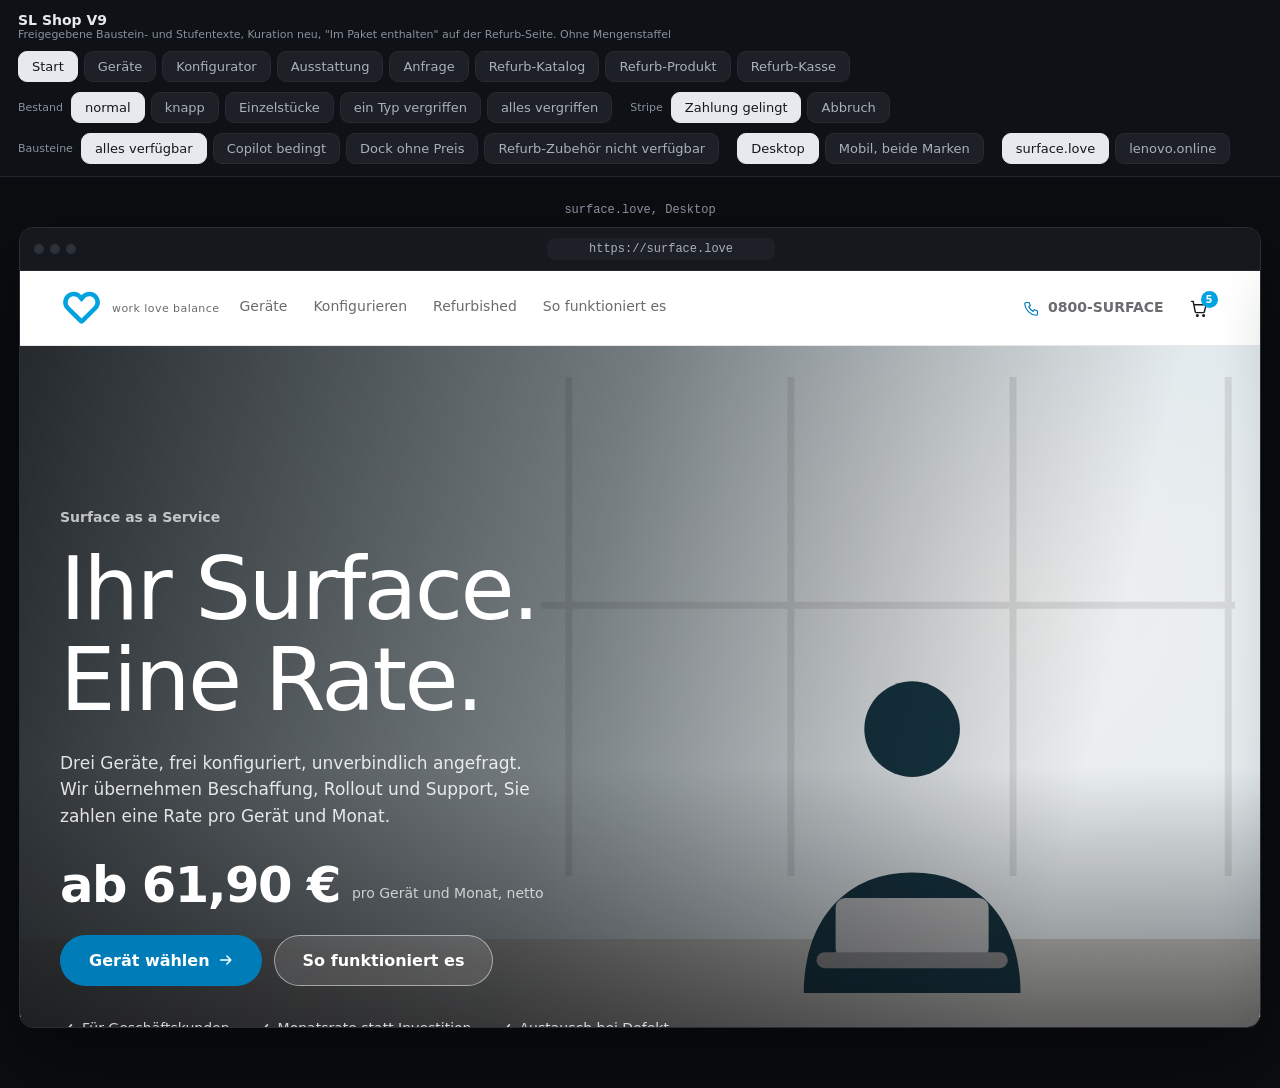
<file: brand/prototyp-v9/index.html>
<!-- @dsCard group="SL Shop" viewport="1500x900" name="Shop-Prototyp v9" subtitle="Freigegebene Texte, neue Kuration, Im Paket enthalten" -->
<!doctype html>
<html lang="de">
<head>
<meta charset="utf-8">
<meta name="viewport" content="width=device-width,initial-scale=1">
<title>SL Shop V9, freigegebene Texte und Paket-Zubehör</title>
<style>
/* ============ Token-Saetze, identisch mit tokens.surface.css / tokens.lenovo.css ============ */
[data-sf="surface"]{
  --sf-accent:#00A3E0; --sf-accent-strong:#007DB8; --sf-accent-weak:#E6F6FD;
  --sf-action:#007DB8; --sf-action-hover:#006CA0; --sf-action-ink:#FFFFFF; --sf-focus:#007DB8;
  --sf-ink:#1A1A1A; --sf-text-2:#6B6B70; --sf-surface:#FFFFFF; --sf-surface-2:#F5F6F7;
  --sf-border:#E6E7E9; --sf-border-strong:#C9CCD1; --sf-logo-ink:#000000;
  --sf-success:#1B9E5A; --sf-incoming:#B8860B; --sf-onrequest:#8A8D93;
  --sf-badge-new-bg:#F0F1F3; --sf-badge-new-ink:#3A3C40;
  --sf-badge-ref-bg:#E7F6EE; --sf-badge-ref-ink:#136F41;
  --sf-font:"Segoe UI Variable","Segoe UI",system-ui,-apple-system,BlinkMacSystemFont,Roboto,"Helvetica Neue",Arial,sans-serif;
  --sf-w-display:300; --sf-w-body:400; --sf-w-strong:600;
  --sf-text-display:clamp(2.5rem, 1.4rem + 5.4cqw, 5.5rem);
  --sf-text-h1:clamp(1.9rem, 1.3rem + 2.6cqw, 3rem);
  --sf-text-h2:clamp(1.375rem, 1.2rem + 0.9cqw, 1.75rem);
  --sf-text-h3:1.25rem; --sf-text-body:1.0625rem; --sf-text-small:0.875rem; --sf-text-micro:0.8125rem;
  --sf-w-h2:400;
  --sf-tracking-display:-0.03em; --sf-leading-tight:1.04; --sf-leading-body:1.55;
  --sf-radius:18px; --sf-radius-sm:12px; --sf-radius-btn:999px;
  --sf-shadow-card:0 1px 2px rgba(20,24,28,.06);
  --sf-shadow-float:0 18px 48px rgba(20,24,28,.16);
  --sf-ease:cubic-bezier(.2,.7,.3,1); --sf-dur-1:150ms; --sf-dur-2:260ms; --sf-dur-3:550ms; --sf-pulse:1.1s;
  --sf-tint:14%;
  --sf-space-1:4px; --sf-space-2:8px; --sf-space-3:12px; --sf-space-4:16px; --sf-space-5:24px;
  --sf-space-6:32px; --sf-space-7:48px; --sf-space-8:64px; --sf-space-9:96px;
  --sf-container:1240px; --sf-gutter:clamp(20px, 4cqw, 40px);
}
[data-sf="lenovo"]{
  --sf-accent:#D0342C; --sf-accent-strong:#A82519; --sf-accent-weak:#FBEBE8;
  --sf-action:#D0342C; --sf-action-hover:#B32A21; --sf-action-ink:#FFFFFF; --sf-focus:#A82519;
  --sf-ink:#191817; --sf-text-2:#6F6A66; --sf-surface:#FFFFFF; --sf-surface-2:#F7F5F2;
  --sf-border:#E8E4DF; --sf-border-strong:#CFC8C1; --sf-logo-ink:#A82519;
  --sf-success:#1B9E5A; --sf-incoming:#B8860B; --sf-onrequest:#8A8D93;
  --sf-badge-new-bg:#F1EEEA; --sf-badge-new-ink:#46413C;
  --sf-badge-ref-bg:#E7F6EE; --sf-badge-ref-ink:#136F41;
  --sf-font:"Inter","Segoe UI",system-ui,-apple-system,BlinkMacSystemFont,Roboto,"Helvetica Neue",Arial,sans-serif;
  --sf-w-display:600; --sf-w-body:400; --sf-w-strong:600;
  --sf-text-display:clamp(2.25rem, 1.4rem + 4.4cqw, 4.5rem);
  --sf-text-h1:clamp(1.75rem, 1.3rem + 2.2cqw, 2.625rem);
  --sf-text-h2:clamp(1.25rem, 1.1rem + 0.8cqw, 1.625rem);
  --sf-text-h3:1.125rem; --sf-text-body:1rem; --sf-text-small:0.875rem; --sf-text-micro:0.8125rem;
  --sf-tracking-display:-0.02em; --sf-leading-tight:1.06; --sf-leading-body:1.5;
  --sf-radius:12px; --sf-radius-sm:8px; --sf-radius-btn:10px;
  --sf-shadow-card:0 1px 2px rgba(25,24,23,.07);
  --sf-shadow-float:0 16px 40px rgba(25,24,23,.18);
  --sf-ease:cubic-bezier(.2,.7,.3,1); --sf-dur-1:150ms; --sf-dur-2:260ms; --sf-dur-3:550ms; --sf-pulse:0s;
  --sf-tint:12%;
  --sf-space-1:4px; --sf-space-2:8px; --sf-space-3:12px; --sf-space-4:16px; --sf-space-5:24px;
  --sf-space-6:32px; --sf-space-7:48px; --sf-space-8:64px; --sf-space-9:96px;
  --sf-container:1240px; --sf-gutter:clamp(20px, 4cqw, 40px);
}
@media (prefers-reduced-motion: reduce){
  *,*::before,*::after{animation:none!important;transition:none!important}
  [data-rev]{opacity:1!important;transform:none!important}
}

/* ============ Prototyp-Chrome (nicht Teil des Designs) ============ */
body{margin:0;background:#0B0D10;color:#E7E9EE;font-family:ui-sans-serif,system-ui,"Segoe UI",Roboto,sans-serif}
.bar{position:sticky;top:0;z-index:50;display:flex;flex-wrap:wrap;gap:10px 18px;align-items:center;
  padding:12px 18px;background:rgba(16,19,23,.92);backdrop-filter:blur(10px);border-bottom:1px solid #23262c}
.bar-title{display:flex;flex-direction:column;margin-right:8px}
.bar-title b{font-size:14px}
.bar-title span{font-size:11px;color:#8a919d}
.barlbl{font-size:11px;color:#8a919d;align-self:center;margin-right:2px}
.tabs{display:flex;gap:6px;flex-wrap:wrap;align-items:center}
.tab{padding:7px 13px;border-radius:9px;background:#1d2127;color:#aab0bb;border:1px solid #262a31;cursor:pointer;font-size:13px;font-family:inherit}
.tab:hover{color:#e7e9ee}
.tab.on{background:#e7e9ee;color:#15181d;border-color:#e7e9ee}
#stage{padding:26px 18px 60px;display:flex;gap:26px;justify-content:center;flex-wrap:wrap;align-items:flex-start}
.devlabel{font-size:12px;color:#8a919d;text-align:center;margin-bottom:10px;font-family:ui-monospace,Consolas,monospace}
.phone{width:min(394px,96vw)}
.phone .frame{border-radius:40px;border:1px solid #2a2e36;background:#07080a;padding:10px;box-shadow:0 30px 80px rgba(0,0,0,.5)}
.phone .screen{height:min(76vh,800px);border-radius:30px}
.desk{width:min(1400px,97vw)}
.desk .frame{border-radius:14px;border:1px solid #2a2e36;background:#07080a;overflow:hidden;box-shadow:0 30px 80px rgba(0,0,0,.5)}
.browserbar{display:flex;align-items:center;padding:10px 14px;background:#15181d;border-bottom:1px solid #23262c}
.wdots{display:flex;gap:6px}
.wdots i{width:10px;height:10px;border-radius:50%;background:#2c313a;display:block}
.url{margin:0 auto;background:#1d2127;border-radius:8px;padding:4px 42px;font-size:12px;color:#aab0bb;font-family:ui-monospace,Consolas,monospace}
.desk .screen{height:min(84vh,900px)}

/* ============ Shop ============ */
.screen{background:var(--sf-surface);color:var(--sf-ink);font-family:var(--sf-font);font-size:var(--sf-text-body);
  line-height:var(--sf-leading-body);overflow-y:auto;overflow-x:hidden;position:relative;
  container-type:inline-size;container-name:screen;-webkit-font-smoothing:antialiased;
  scrollbar-width:thin;scrollbar-color:var(--sf-border-strong) transparent}
.screen *{box-sizing:border-box}
.screen button{font-family:inherit;color:var(--sf-ink)}
.screen :focus-visible{outline:2px solid var(--sf-focus);outline-offset:3px}
.wrap{max-width:var(--sf-container);margin:0 auto;padding-left:var(--sf-gutter);padding-right:var(--sf-gutter)}
.hide{display:none!important}

/* Typografie */
.display{font-size:var(--sf-text-display);font-weight:var(--sf-w-display);letter-spacing:var(--sf-tracking-display);line-height:var(--sf-leading-tight);margin:0;text-wrap:balance}
.h1{font-size:var(--sf-text-h1);font-weight:var(--sf-w-display);letter-spacing:var(--sf-tracking-display);line-height:1.08;margin:0;text-wrap:balance}
.h2{font-size:var(--sf-text-h2);font-weight:var(--sf-w-h2,var(--sf-w-display));letter-spacing:var(--sf-tracking-display);line-height:1.15;margin:0;text-wrap:balance}
.lead{color:var(--sf-text-2);margin:0;max-width:52ch;text-wrap:pretty}
.small{font-size:var(--sf-text-small);color:var(--sf-text-2)}
.micro{font-size:var(--sf-text-micro);color:var(--sf-text-2)}
.kick{font-size:var(--sf-text-micro);text-transform:uppercase;letter-spacing:.14em;color:var(--sf-text-2);font-weight:600}
.lbl{font-size:var(--sf-text-small);color:var(--sf-text-2);font-weight:600;margin:0}
.num{font-variant-numeric:tabular-nums}
.sect{padding:clamp(64px,9cqw,132px) 0}
.sect-tight{padding:clamp(40px,6cqw,80px) 0}
.hr{height:1px;background:var(--sf-border);border:0;margin:0}

/* Bewegung nur ueber transform, damit Inhalt nie unsichtbar sein kann */
[data-rev]{animation:revUp .7s var(--sf-ease) var(--d,0s)}
@keyframes revUp{from{transform:translateY(18px)}to{transform:none}}
.fx{animation:fadeUp .9s var(--sf-ease)}
.fx2{animation-delay:.1s}.fx3{animation-delay:.22s}.fx4{animation-delay:.34s}
@keyframes fadeUp{from{transform:translateY(20px)}to{transform:none}}

/* Kopf */
.hdr{position:sticky;top:0;z-index:20;transition:background var(--sf-dur-2) var(--sf-ease),border-color var(--sf-dur-2) var(--sf-ease)}
.hdr-in{display:flex;align-items:center;gap:20px;height:74px}
.hdr.solid{background:color-mix(in srgb,var(--sf-surface) 84%,transparent);backdrop-filter:blur(16px);border-bottom:1px solid var(--sf-border)}
.hdr.onlight .nav span,.hdr.onlight .phone-l{color:var(--sf-text-2)}
.hdr.ondark{border-bottom:1px solid rgba(255,255,255,.12)}
.hdr.ondark .nav span,.hdr.ondark .phone-l,.hdr.ondark .iconbtn{color:rgba(255,255,255,.86)}
.hdr.ondark .nav span:hover{color:#fff}
.logo{display:inline-flex;align-items:center;gap:9px;color:var(--sf-logo-ink);cursor:pointer;background:none;border:0;padding:0}
.slogan{font-size:11px;color:var(--sf-text-2);letter-spacing:.04em}
.hdr.ondark .slogan{color:rgba(255,255,255,.7)}
.nav{display:none;gap:26px;font-size:var(--sf-text-small);color:var(--sf-text-2)}
.nav span{cursor:pointer;position:relative;padding-bottom:2px}
.nav span::after{content:"";position:absolute;left:0;right:0;bottom:0;height:1px;background:currentColor;transform:scaleX(0);transform-origin:left;transition:transform var(--sf-dur-2) var(--sf-ease)}
.nav span:hover::after{transform:scaleX(1)}
.nav span:hover{color:var(--sf-ink)}
.hdr-cta{margin-left:auto;display:flex;gap:6px;align-items:center}
.iconbtn{position:relative;background:none;border:0;color:var(--sf-ink);width:42px;height:42px;display:grid;place-items:center;border-radius:50%;cursor:pointer;transition:background var(--sf-dur-1) var(--sf-ease)}
.iconbtn:hover{background:color-mix(in srgb,var(--sf-ink) 8%,transparent)}
.hdr.ondark .iconbtn:hover{background:rgba(255,255,255,.14)}
.count{position:absolute;top:4px;right:2px;background:var(--sf-accent);color:#fff;font-size:10px;font-weight:600;min-width:17px;height:17px;border-radius:999px;display:grid;place-items:center;padding:0 4px}
.phone-l{display:none;align-items:center;gap:8px;font-weight:600;font-size:var(--sf-text-small);color:var(--sf-ink);text-decoration:none}
.phone-l svg{color:var(--sf-accent-strong)}
.hdr.ondark .phone-l svg{color:#fff}
.ph-r{display:inline-block;max-width:0;overflow:hidden;white-space:nowrap;color:var(--sf-text-2);font-weight:400;transition:max-width .35s var(--sf-ease),margin-left .35s var(--sf-ease)}
.phone-l:hover .ph-r{max-width:130px;margin-left:6px}
@container screen (min-width:800px){.nav{display:flex}.only-m{display:none}.phone-l{display:inline-flex}}

/* Herz */
.heart{transform-origin:50% 55%}
.heart.go{animation:beat var(--sf-pulse,0s) var(--sf-ease) 3}
.done-heart{display:flex;justify-content:center;margin-bottom:var(--sf-space-5)}
.done-heart svg{width:64px;height:57px}
.logo:hover .heart{animation:beat .7s var(--sf-ease) 1}
@keyframes beat{0%{transform:scale(1)}5%{transform:scale(1.12)}10%{transform:scale(1)}15%{transform:scale(1.08)}22%,100%{transform:scale(1)}}

/* Aktionen */
.btn{font-weight:var(--sf-w-strong);font-size:1rem;border-radius:var(--sf-radius-btn);padding:15px 28px;border:1px solid transparent;cursor:pointer;display:inline-flex;align-items:center;justify-content:center;gap:9px;transition:background var(--sf-dur-1) var(--sf-ease),transform var(--sf-dur-1) var(--sf-ease)}
.btn.primary{background:var(--sf-action);color:var(--sf-action-ink)}
.btn.primary:hover{background:var(--sf-action-hover)}
.btn.primary:active{transform:translateY(1px)}
.btn.ghost{background:transparent;color:var(--sf-ink);border-color:var(--sf-border-strong)}
.btn.ghost:hover{background:var(--sf-surface-2)}
.btn.ghostw{background:rgba(255,255,255,.12);color:#fff;border-color:rgba(255,255,255,.5);backdrop-filter:blur(8px)}
.btn.ghostw:hover{background:rgba(255,255,255,.22)}
.btn.block{width:100%}
.btn.loading{opacity:.7;pointer-events:none}
.lnk{background:none;border:0;padding:0;color:var(--sf-accent-strong);font-weight:600;font-size:var(--sf-text-small);display:inline-flex;align-items:center;gap:7px;cursor:pointer;font-family:inherit}
.lnk svg{transition:transform var(--sf-dur-1) var(--sf-ease)}
.lnk:hover svg{transform:translateX(4px)}
.lnk.onw{color:#fff}
.tag{position:absolute;left:14px;bottom:14px;z-index:3;background:rgba(255,255,255,.82);backdrop-filter:blur(6px);border-radius:var(--sf-radius-btn);padding:5px 12px;font-size:11px;color:var(--sf-text-2)}
.tag.dark{background:rgba(12,14,17,.55);color:rgba(255,255,255,.9)}

/* Szenen als Bildfallback */
.scene{position:relative;overflow:hidden;background:linear-gradient(135deg,color-mix(in srgb,var(--sf-accent) var(--sf-tint),#F3F1ED),color-mix(in srgb,var(--sf-accent) 5%,#FFFFFF) 72%)}
.scene-art{position:absolute;inset:0}
.scene-art.kb{animation:kb 7s var(--sf-ease) forwards;transform-origin:60% 40%}
@keyframes kb{from{transform:scale(1)}to{transform:scale(1.06) translate(-1.2%,-.8%)}}
.sc-light{position:absolute;top:-30%;right:-18%;width:78%;aspect-ratio:1;border-radius:50%;background:radial-gradient(circle,rgba(255,255,255,.95),rgba(255,255,255,0) 62%)}
.sc-desk{position:absolute;left:0;right:0;bottom:0;height:24%;background:linear-gradient(180deg,color-mix(in srgb,var(--sf-ink) 9%,#EBE8E2),color-mix(in srgb,var(--sf-ink) 20%,#DFDBD3))}
.sc-window{position:absolute;top:4%;right:2%;width:56%;height:64%;opacity:.45}
.sc-window path{stroke:color-mix(in srgb,var(--sf-ink) 22%,transparent);stroke-width:2;fill:none}
.sc-person{position:absolute}
.sc-person .body{fill:color-mix(in srgb,var(--sf-ink) 80%,var(--sf-accent))}
.sc-person .lap{fill:color-mix(in srgb,#FFFFFF 78%,var(--sf-ink))}
.sc-person .lap2{fill:color-mix(in srgb,#FFFFFF 55%,var(--sf-ink))}
.sc-table{position:absolute;left:16%;right:16%;bottom:9%;height:11%;border-radius:50%;background:color-mix(in srgb,#FFFFFF 68%,var(--sf-ink))}
.sc-cup{position:absolute;width:7%;aspect-ratio:1;border-radius:50%;background:color-mix(in srgb,var(--sf-ink) 55%,#BFB8AC)}
.sc-note{position:absolute;width:16%;height:5%;border-radius:3px;background:color-mix(in srgb,#FFFFFF 85%,var(--sf-ink))}
.sc-mockwrap{position:absolute;left:0;right:0;bottom:12%;display:flex;justify-content:center}
.sc-grain{position:absolute;inset:0;pointer-events:none;opacity:.16;mix-blend-mode:overlay;background-image:url("data:image/svg+xml,%3Csvg xmlns='http://www.w3.org/2000/svg' width='140' height='140'%3E%3Cfilter id='n'%3E%3CfeTurbulence type='fractalNoise' baseFrequency='0.85' numOctaves='2'/%3E%3C/filter%3E%3Crect width='140' height='140' filter='url(%23n)' opacity='0.55'/%3E%3C/svg%3E")}
.sc-hero .sc-person{right:10%;bottom:17%;width:36%}
.sc-team .sc-person.p1{right:13%;bottom:19%;width:30%}
.sc-team .sc-person.p2{left:13%;bottom:19%;width:30%;transform:scaleX(-1)}
.sc-focus .sc-cup{right:14%;bottom:16%}
.sc-focus .sc-note{left:12%;bottom:15%;transform:rotate(-4deg)}
.sc-focus .sc-mockwrap .mock{width:52%;max-width:none}
.sc-detail .sc-mockwrap{bottom:4%;left:-8%;right:-8%}
.sc-detail .sc-mockwrap .mock{width:86%;max-width:none}
.mock{width:64%;max-width:230px;margin:auto}
.mock-screen{aspect-ratio:16/10;border-radius:10px 10px 3px 3px;background:linear-gradient(145deg,color-mix(in srgb,var(--devc,var(--sf-accent)) 34%,#232830),#101318);border:3px solid #1a1e24;border-bottom-width:7px}
.mock-base{height:6px;background:linear-gradient(color-mix(in srgb,var(--devc,#DCDFE4) 55%,#fff),var(--devc,#B7BCC4));border-radius:2px 2px 7px 7px;margin:0 -5%}

/* Medienslot */
.vslot{position:relative;overflow:hidden;background:#0E1116}
.vslot video,.vslot .vposter{position:absolute;inset:0;width:100%;height:100%;object-fit:cover}
.vslot .scene{position:absolute;inset:0}
.vctl{position:absolute;right:18px;bottom:18px;z-index:4;width:44px;height:44px;border-radius:50%;border:1px solid rgba(255,255,255,.55);background:rgba(10,14,18,.35);backdrop-filter:blur(8px);color:#fff;display:grid;place-items:center;cursor:pointer}
.vctl:hover{background:rgba(10,14,18,.6)}
.vctl .ic-play{display:none}
.vctl.paused .ic-pause{display:none}
.vctl.paused .ic-play{display:block}

/* Hero */
.hero{position:relative;min-height:clamp(560px,74cqw,780px);display:flex;align-items:flex-end;overflow:hidden}
.hero>.vslot{position:absolute;inset:0}
.hero .scrim{position:absolute;inset:0;background:linear-gradient(103deg,rgba(8,10,13,.86) 0%,rgba(8,10,13,.5) 44%,rgba(8,10,13,.06) 82%),linear-gradient(0deg,rgba(8,10,13,.72),transparent 46%)}
.hero-in{position:relative;z-index:2;width:100%;padding-bottom:clamp(48px,7cqw,92px)}
.hero .display{color:#fff;max-width:14ch}
.hero .lead{color:rgba(255,255,255,.86);max-width:44ch;margin-top:var(--sf-space-5)}
.hero-anchor{display:flex;align-items:flex-end;gap:12px;margin:var(--sf-space-6) 0 var(--sf-space-5);color:#fff}
.hero-anchor .n{font-size:clamp(2.2rem,4cqw,3.4rem);font-weight:600;letter-spacing:-.03em;line-height:1}
.hero-anchor .u{color:rgba(255,255,255,.72);font-size:var(--sf-text-small);padding-bottom:6px}
.hero-cta{display:flex;flex-wrap:wrap;gap:12px}
.hero-facts{display:flex;flex-wrap:wrap;gap:10px 26px;margin-top:var(--sf-space-6);color:rgba(255,255,255,.8);font-size:var(--sf-text-small)}
.hero-facts span{display:inline-flex;align-items:center;gap:8px}
.hero-facts svg{color:#fff;opacity:.75}

/* Geraetebahn, horizontales Snap-Karussell */
.railhead{display:flex;align-items:flex-end;justify-content:space-between;gap:20px;margin-bottom:clamp(28px,4cqw,52px)}
.bahn{display:grid;grid-auto-flow:column;grid-auto-columns:min(78%,420px);gap:clamp(14px,2cqw,28px);overflow-x:auto;scroll-snap-type:x mandatory;scrollbar-width:none;padding-bottom:6px}
.bahn::-webkit-scrollbar{display:none}
@container screen (min-width:860px){.bahn{grid-auto-columns:1fr;overflow:visible}}
.dev{scroll-snap-align:start;cursor:pointer;display:flex;flex-direction:column;gap:0;background:none;border:0;padding:0;text-align:left}
.dev-field{position:relative;aspect-ratio:4/3.4;border-radius:var(--sf-radius);overflow:hidden;display:grid;place-items:center;
  background:linear-gradient(180deg,color-mix(in srgb,var(--devc,var(--sf-accent)) 13%,#F7F8F9) 0%,#FFFFFF 74%);transition:transform var(--sf-dur-3) var(--sf-ease)}
.dev-field img{width:88%;transition:transform var(--sf-dur-3) var(--sf-ease)}
.dev-field .mock{width:62%;max-width:none}
.dev:hover .dev-field img,.dev:hover .dev-field .mock{transform:translateY(-8px) scale(1.03)}
.dev-name{font-size:var(--sf-text-h2);font-weight:var(--sf-w-display);letter-spacing:var(--sf-tracking-display);margin:18px 0 4px}
.dev-claim{color:var(--sf-text-2);font-size:var(--sf-text-small)}
.dev-meta{display:flex;align-items:baseline;justify-content:space-between;gap:12px;margin-top:14px;padding-top:12px;border-top:1px solid var(--sf-border)}
.dev-rate{font-size:1.25rem;font-weight:600;color:var(--sf-accent-strong)}
.dev-rate small{font-size:var(--sf-text-micro);color:var(--sf-text-2);font-weight:400;margin-left:6px}
.dev-go{width:38px;height:38px;border-radius:50%;border:1px solid var(--sf-border-strong);display:grid;place-items:center;color:var(--sf-ink);transition:background var(--sf-dur-1) var(--sf-ease),border-color var(--sf-dur-1) var(--sf-ease),transform var(--sf-dur-1) var(--sf-ease)}
.dev:hover .dev-go{background:var(--sf-ink);border-color:var(--sf-ink);color:var(--sf-surface);transform:translateX(3px)}

/* Nummerierte Vorteilsliste, ohne Kaesten */
.vlist{display:grid;gap:0}
@container screen (min-width:860px){.vlist{grid-template-columns:1fr 1fr;column-gap:clamp(32px,5cqw,72px)}}
.vrow{display:flex;gap:20px;padding:26px 0;border-top:1px solid var(--sf-border);}
.vrow>*{transition:transform var(--sf-dur-2) var(--sf-ease)}
.vrow:hover>*{transform:translateX(8px)}
.vrow .n{font-size:var(--sf-text-micro);font-weight:600;color:var(--sf-text-2);padding-top:6px;min-width:26px}
.vrow h3{margin:0 0 6px;font-size:var(--sf-text-h3);font-weight:600;letter-spacing:-.01em}
.vrow p{margin:0;color:var(--sf-text-2);font-size:var(--sf-text-small);max-width:44ch}

/* Akkordeon mit Video */
.acc{display:grid;gap:var(--sf-space-6)}
@container screen (min-width:860px){.acc{grid-template-columns:1.1fr .9fr;align-items:center;gap:clamp(40px,5cqw,80px)}}
.acc-stage{position:relative;aspect-ratio:5/4;border-radius:var(--sf-radius);overflow:hidden}
.acc-layer{position:absolute;inset:0;opacity:0;transform:scale(1.015);transition:opacity .55s var(--sf-ease),transform .9s var(--sf-ease)}
.acc-layer.on{opacity:1;transform:none}
.acc-layer .vslot{position:absolute;inset:0}
.acc-item{position:relative;display:block;width:100%;text-align:left;background:none;border:0;border-top:1px solid var(--sf-border);padding:20px 0 20px 22px;cursor:pointer;color:var(--sf-text-2)}
.acc-item::before{content:"";position:absolute;left:0;top:20px;width:2px;height:calc(100% - 40px);background:var(--sf-border);transform:scaleY(.85);transform-origin:top;transition:background var(--sf-dur-2) var(--sf-ease),transform var(--sf-dur-2) var(--sf-ease)}
.acc-item.on::before{background:var(--sf-ink);transform:scaleY(1)}
.acc-item b{display:block;color:var(--sf-ink);font-size:var(--sf-text-h3);font-weight:600;letter-spacing:-.01em}
.acc-tx{display:grid;grid-template-rows:0fr;transition:grid-template-rows .45s var(--sf-ease)}
.acc-tx>span{overflow:hidden;min-height:0;font-size:var(--sf-text-small);opacity:0;transition:opacity .35s var(--sf-ease) .1s,padding-top .45s var(--sf-ease)}
.acc-item.on .acc-tx{grid-template-rows:1fr}
.acc-item.on .acc-tx>span{opacity:1;padding-top:6px}

/* Stories */
.stories{display:grid;gap:clamp(14px,2cqw,22px)}
@container screen (min-width:820px){.stories{grid-template-columns:repeat(3,1fr)}}
.story{position:relative;aspect-ratio:4/5;border-radius:var(--sf-radius);overflow:hidden;color:#fff}
.story .vslot,.story .scene{position:absolute;inset:0}
.story-in{position:absolute;inset:auto 0 0 0;z-index:3;padding:26px 24px;background:linear-gradient(0deg,rgba(8,10,13,.88),rgba(8,10,13,.42) 58%,transparent)}
.story-q{margin:0 0 10px;font-size:var(--sf-text-h3);font-weight:var(--sf-w-display);letter-spacing:-.01em;line-height:1.3;text-wrap:pretty}
.story-a{display:block;font-size:var(--sf-text-micro);color:rgba(255,255,255,.76)}
.story-dev{display:inline-flex;align-items:center;gap:7px;margin-top:12px;font-size:var(--sf-text-micro);color:rgba(255,255,255,.9);border-top:1px solid rgba(255,255,255,.25);padding-top:10px}
.story-dev b{font-weight:600}

/* Dunkles Band, Lebenszyklus */
.dark{background:color-mix(in srgb,var(--sf-ink) 96%,var(--sf-accent));color:#fff}
.dark .lead{color:rgba(255,255,255,.72)}
.dark .lbl{color:rgba(255,255,255,.55)}
.cyc{display:grid;gap:0;margin-top:clamp(32px,5cqw,64px)}
@container screen (min-width:820px){.cyc{grid-template-columns:repeat(4,1fr);gap:1px;background:rgba(255,255,255,.16)}}
.cyc-step{background:color-mix(in srgb,var(--sf-ink) 96%,var(--sf-accent));padding:24px 22px 26px;border-top:1px solid rgba(255,255,255,.16)}
@container screen (min-width:820px){.cyc-step{border-top:0;padding:28px 24px 32px}}
.cyc-step .n{display:block;font-size:var(--sf-text-micro);color:rgba(255,255,255,.5);margin-bottom:12px;font-weight:600}
.cyc-step b{display:block;font-weight:600;margin-bottom:6px}
.cyc-step p{margin:0;font-size:var(--sf-text-small);color:rgba(255,255,255,.66)}

/* Community */
.thread{display:flex;align-items:center;gap:18px;width:100%;background:none;border:0;border-top:1px solid var(--sf-border);padding:20px 4px;cursor:pointer;text-align:left;}
.thread>*{transition:transform var(--sf-dur-2) var(--sf-ease)}
.thread:hover>*{transform:translateX(12px)}
.thread b{display:block;font-size:var(--sf-text-body);font-weight:600}
.thread span{font-size:var(--sf-text-micro);color:var(--sf-text-2)}
.thread .tx{flex:1}
.thread>svg:last-child{color:var(--sf-text-2)}

/* Split */
.split{display:grid;gap:var(--sf-space-6);align-items:center}
@container screen (min-width:860px){.split{grid-template-columns:1fr 1fr;gap:clamp(40px,6cqw,88px)}}
.split-media{position:relative;aspect-ratio:4/3;border-radius:var(--sf-radius);overflow:hidden}
.split-media .scene,.split-media .vslot{position:absolute;inset:0}
.badge{display:inline-block;font-size:11px;font-weight:600;padding:5px 12px;border-radius:var(--sf-radius-btn);background:var(--sf-badge-ref-bg);color:var(--sf-badge-ref-ink)}
.bigrate{display:flex;align-items:baseline;gap:9px;margin:var(--sf-space-4) 0 var(--sf-space-5)}
.bigrate b{font-size:clamp(1.8rem,3cqw,2.4rem);font-weight:600;color:var(--sf-accent-strong);letter-spacing:-.02em}

/* Geraeteseite, Blaetter mit Snap */
.sheets{scroll-snap-type:y proximity}
.leaf{min-height:clamp(560px,74cqw,760px);display:grid;align-items:center;gap:var(--sf-space-6);scroll-snap-align:start;padding:clamp(40px,6cqw,72px) 0;border-top:1px solid var(--sf-border)}
@container screen (min-width:840px){.leaf{grid-template-columns:1.06fr .94fr;gap:clamp(36px,6cqw,90px)}}
.leaf-facts{display:grid;gap:0;margin:var(--sf-space-5) 0 var(--sf-space-6)}
.leaf-fact{display:flex;justify-content:space-between;gap:16px;padding:14px 0;border-top:1px solid var(--sf-border);font-size:var(--sf-text-small)}
.leaf-fact span{color:var(--sf-text-2)}
.leaf-fact b{font-weight:600;text-align:right}
.dots{position:sticky;top:50%;float:right;display:none;flex-direction:column;gap:10px;z-index:5;margin-right:-4px}
@container screen (min-width:840px){.dots{display:flex}}
.dots button{width:9px;height:9px;padding:0;border-radius:50%;border:1px solid var(--sf-border-strong);background:none;cursor:pointer;transition:background var(--sf-dur-1) var(--sf-ease),transform var(--sf-dur-1) var(--sf-ease)}
.dots button.on{background:var(--sf-ink);border-color:var(--sf-ink);transform:scale(1.3)}
.cmp{display:grid;grid-template-columns:minmax(96px,150px) repeat(3,minmax(130px,1fr));min-width:600px}
.cmpwrap{overflow-x:auto;scrollbar-width:thin}
.cmp-c{padding:16px 14px;font-size:var(--sf-text-small);border-top:1px solid var(--sf-border)}
.cmp-c.hd{font-weight:600;font-size:var(--sf-text-body);border-top:0}
.cmp-c.lbl{color:var(--sf-text-2)}
.cmp-c.rate{color:var(--sf-accent-strong);font-weight:600}

/* ===== Konfigurator ===== */
.kfg{display:grid;gap:var(--sf-space-6);padding:var(--sf-space-5) 0 clamp(40px,6cqw,80px)}
@container screen (min-width:860px){.kfg{grid-template-columns:1.02fr .98fr;gap:clamp(32px,5cqw,80px);align-items:start}.kstage-wrap{position:sticky;top:96px}}
.kstage{position:relative;aspect-ratio:1/1;border-radius:var(--sf-radius);overflow:hidden;display:grid;place-items:center;perspective:1100px;
  background:radial-gradient(125% 105% at 50% 104%,#FFFFFF 22%,color-mix(in srgb,var(--devc,var(--sf-accent)) 20%,#ECEEF1) 100%);transition:background .6s var(--sf-ease)}
.kstage img{width:82%;max-width:560px;transition:transform .5s var(--sf-ease),opacity .4s var(--sf-ease)}
.kstage .mock{width:58%;max-width:none}
.kstage .tilt{display:grid;place-items:center;width:100%;transition:transform .35s var(--sf-ease)}
.kstage-cap{display:flex;justify-content:space-between;gap:14px;margin-top:14px;font-size:var(--sf-text-small);color:var(--sf-text-2)}
.kstage-cap b{color:var(--sf-ink);font-weight:600}
.famswitch{display:flex;gap:26px;overflow-x:auto;scrollbar-width:none;border-bottom:1px solid var(--sf-border);margin-bottom:var(--sf-space-5);position:relative}
.famswitch::-webkit-scrollbar{display:none}
.famswitch button{background:none;border:0;padding:16px 0 18px;font-size:var(--sf-text-body);font-weight:600;color:var(--sf-text-2);cursor:pointer;white-space:nowrap;transition:color var(--sf-dur-1) var(--sf-ease)}
.famswitch button.on{color:var(--sf-ink)}
.ink{position:absolute;bottom:-1px;left:0;height:2px;background:var(--sf-ink);transition:transform var(--sf-dur-3) var(--sf-ease),width var(--sf-dur-3) var(--sf-ease)}

.grp{padding:var(--sf-space-5) 0;border-top:1px solid var(--sf-border)}
.grp:first-of-type{border-top:0}
.grp-h{display:flex;align-items:baseline;justify-content:space-between;gap:14px;margin-bottom:var(--sf-space-4)}
.grp-h .lbl{margin:0}
.grp-h .now{font-size:var(--sf-text-small);font-weight:600}

/* Rail, Groesse */
.rail{position:relative;display:flex;gap:clamp(16px,3cqw,40px);border-bottom:1px solid var(--sf-border)}
.rail-item{background:none;border:0;padding:0 0 16px;cursor:pointer;text-align:left;color:var(--sf-text-2);transition:color var(--sf-dur-1) var(--sf-ease)}
.rail-item b{display:block;font-size:clamp(1.1rem,1.6cqw,1.375rem);font-weight:600;color:var(--sf-text-2);letter-spacing:-.01em;transition:color var(--sf-dur-1) var(--sf-ease)}
.rail-item.on b{color:var(--sf-ink)}
.rail-item .s{display:block;font-size:var(--sf-text-micro);margin-top:3px}
.rail-item .d{display:block;font-size:var(--sf-text-micro);margin-top:6px;font-variant-numeric:tabular-nums;min-height:1em}
.rail-item.on .d{color:var(--sf-ink);font-weight:600}

/* Farbkreise */
.swrow{display:flex;align-items:center;gap:14px;flex-wrap:wrap}
.sw-note{font-size:var(--sf-text-micro);color:var(--sf-text-2);margin-left:2px}
.sw{width:40px;height:40px;border-radius:50%;border:0;padding:0;cursor:pointer;position:relative;background:var(--c);
  box-shadow:inset 0 0 0 1px rgba(0,0,0,.08);transition:transform var(--sf-dur-2) var(--sf-ease)}
.sw::after{content:"";position:absolute;inset:-6px;border-radius:50%;border:1.5px solid var(--sf-ink);opacity:0;transform:scale(.86);transition:opacity var(--sf-dur-2) var(--sf-ease),transform var(--sf-dur-2) var(--sf-ease)}
.sw:hover{transform:scale(1.06)}
.sw.on::after{opacity:1;transform:scale(1)}

/* Regler */
.trk{position:relative;height:74px;margin-top:6px;touch-action:pan-y}
.trk-in{position:absolute;left:12px;right:12px;top:0;bottom:0}
.trk-line{position:absolute;left:0;right:0;top:15px;height:2px;background:var(--sf-border);border-radius:2px}
.trk-fill{position:absolute;left:0;top:15px;height:2px;background:var(--sf-ink);border-radius:2px;transition:width var(--sf-dur-3) var(--sf-ease)}
.stop{position:absolute;top:8px;width:16px;height:16px;margin-left:-8px;border-radius:50%;background:var(--sf-surface);border:2px solid var(--sf-border-strong);padding:0;cursor:pointer;
  transition:background var(--sf-dur-2) var(--sf-ease),border-color var(--sf-dur-2) var(--sf-ease),transform var(--sf-dur-2) var(--sf-ease),box-shadow var(--sf-dur-2) var(--sf-ease)}
.stop:hover{border-color:var(--sf-ink)}
.stop.on{background:var(--sf-ink);border-color:var(--sf-ink);transform:scale(1.15);box-shadow:0 0 0 7px color-mix(in srgb,var(--sf-ink) 9%,transparent)}
.stop-lbl{position:absolute;top:34px;transform:translateX(-50%);text-align:center;white-space:nowrap;font-size:var(--sf-text-micro);color:var(--sf-text-2);pointer-events:none;line-height:1.45}
.stop-lbl b{display:block;font-weight:600;color:var(--sf-text-2);transition:color var(--sf-dur-2) var(--sf-ease)}
.stop-lbl.on b{color:var(--sf-ink)}
.stop-lbl.first{transform:none;text-align:left}
.stop-lbl.last{transform:translateX(-100%);text-align:right}
.stop-lbl .pop{color:var(--sf-accent-strong);font-weight:600}
.tier-detail{margin-top:10px;min-height:52px}
.tier-detail b{font-size:var(--sf-text-body);font-weight:600}
.tier-detail p{margin:2px 0 0;font-size:var(--sf-text-small);color:var(--sf-text-2)}
.morph{animation:morph .4s var(--sf-ease)}
@keyframes morph{from{opacity:0;transform:translateY(4px)}to{opacity:1;transform:none}}

/* Zweizustands-Schalter */
.toggle{position:relative;display:inline-flex;background:var(--sf-surface-2);border-radius:var(--sf-radius-btn);padding:5px}
.toggle button{position:relative;z-index:2;background:none;border:0;padding:11px 22px;font-size:var(--sf-text-small);font-weight:600;color:var(--sf-text-2);cursor:pointer;border-radius:var(--sf-radius-btn);transition:color var(--sf-dur-2) var(--sf-ease)}
.toggle button.on{color:var(--sf-ink)}
.toggle .pill{position:absolute;top:5px;bottom:5px;left:0;background:var(--sf-surface);border-radius:var(--sf-radius-btn);box-shadow:var(--sf-shadow-card);transition:transform var(--sf-dur-3) var(--sf-ease),width var(--sf-dur-3) var(--sf-ease)}

/* Menge */
.qty{display:inline-flex;align-items:center;gap:4px}
.qty button,.line-x,.stop,.dots button{position:relative}
.qty button::after,.line-x::after{content:"";position:absolute;inset:-8px;border-radius:50%}
.stop::after{content:"";position:absolute;inset:-14px;border-radius:50%}
.dots button::after{content:"";position:absolute;inset:-18px;border-radius:50%}
.qty button{width:44px;height:44px;border-radius:50%;border:1px solid var(--sf-border-strong);background:none;font-size:19px;line-height:1;cursor:pointer;transition:background var(--sf-dur-1) var(--sf-ease)}
.qty button:hover{background:var(--sf-surface-2)}
.qv{min-width:56px;text-align:center;font-size:1.5rem;font-weight:600;font-variant-numeric:tabular-nums}

/* Zubehoerregal */
.shelf-row{display:flex;align-items:center;gap:16px;width:100%;background:none;border:0;border-top:1px solid var(--sf-border);padding:18px 2px;cursor:pointer;text-align:left;}
.shelf-row>*{transition:transform var(--sf-dur-2) var(--sf-ease)}
.shelf-row:hover>*{transform:translateX(8px)}
.shelf-row:last-child{border-bottom:1px solid var(--sf-border)}
.chk{width:26px;height:26px;border-radius:50%;border:1.5px solid var(--sf-border-strong);flex:none;display:grid;place-items:center;color:transparent;transition:background var(--sf-dur-2) var(--sf-ease),border-color var(--sf-dur-2) var(--sf-ease),color var(--sf-dur-2) var(--sf-ease)}
.shelf-row.on .chk{background:var(--sf-ink);border-color:var(--sf-ink);color:#fff}
.shelf-tx{flex:1}
.shelf-tx b{display:block;font-size:var(--sf-text-small);font-weight:600}
.shelf-tx span{font-size:var(--sf-text-micro);color:var(--sf-text-2)}
.shelf-rate{font-size:var(--sf-text-small);color:var(--sf-text-2);font-variant-numeric:tabular-nums;white-space:nowrap}
.shelf-row.on .shelf-rate{color:var(--sf-ink);font-weight:600}

/* Enthalten */
.incl{list-style:none;margin:0;padding:0;display:grid;gap:0}
.incl li{display:flex;gap:12px;align-items:center;padding:13px 0;border-top:1px solid var(--sf-border);font-size:var(--sf-text-small);color:var(--sf-text-2)}
.incl svg{color:var(--sf-success);flex:none}
.incl .last{font-weight:600;color:var(--sf-ink);border-top:1px solid var(--sf-border)}

/* Ratenband */
.band{position:sticky;bottom:0;z-index:15;border-top:1px solid var(--sf-border);background:color-mix(in srgb,var(--sf-surface) 88%,transparent);backdrop-filter:blur(18px);
  padding:14px var(--sf-gutter) calc(14px + env(safe-area-inset-bottom))}
.band-in{max-width:var(--sf-container);margin:0 auto;display:flex;align-items:center;gap:18px;flex-wrap:wrap}
.band-num{display:flex;align-items:baseline;gap:10px}
.band-num b{font-size:clamp(1.9rem,3.4cqw,2.6rem);font-weight:600;color:var(--sf-accent-strong);letter-spacing:-.025em;font-variant-numeric:tabular-nums;line-height:1}
.band-num span{font-size:var(--sf-text-small);color:var(--sf-text-2)}
.band-break{font-size:var(--sf-text-micro);color:var(--sf-text-2);display:flex;gap:6px 14px;flex-wrap:wrap;margin-top:4px}
.band-break b{color:var(--sf-ink);font-weight:600;font-variant-numeric:tabular-nums}
.band .btn{margin-left:auto}
.band.flash{animation:ring .6s var(--sf-ease)}
@keyframes ring{0%{box-shadow:0 -1px 0 0 color-mix(in srgb,var(--sf-accent) 60%,transparent)}100%{box-shadow:0 -1px 0 0 var(--sf-border)}}

/* Anfrage-Sheet */
.scrim2{position:absolute;left:0;right:0;z-index:40;background:rgba(12,14,17,.42);opacity:0;pointer-events:none;transition:opacity var(--sf-dur-3) var(--sf-ease)}
.screen{isolation:isolate}
.screen.sheetopen{overflow:hidden}
.sheet{position:absolute;right:0;z-index:41;width:min(560px,100%);background:var(--sf-surface);box-shadow:var(--sf-shadow-float);
  transform:translateX(101%);transition:transform .45s var(--sf-ease);display:flex;flex-direction:column;overflow:hidden}
.screen.sheetopen .sheet{transform:none}
.screen.sheetopen .scrim2{opacity:1;pointer-events:auto}
.sheet-top{display:flex;align-items:center;gap:14px;padding:20px var(--sf-space-5) 0}
.sheet-top .h2{flex:1}
.sheet-prog{display:flex;gap:6px;padding:16px var(--sf-space-5) 0}
.sheet-prog i{flex:1;height:2px;border-radius:2px;background:var(--sf-border);transition:background var(--sf-dur-2) var(--sf-ease)}
.sheet-prog i.on{background:var(--sf-accent)}
.sheet-body{flex:1;overflow-y:auto;padding:var(--sf-space-5)}
.sheet-foot{border-top:1px solid var(--sf-border);padding:var(--sf-space-5);background:var(--sf-surface)}
.line{display:flex;gap:16px;padding:18px 0;border-top:1px solid var(--sf-border);align-items:flex-start}
.line:first-child{border-top:0}
.line-thumb{width:64px;aspect-ratio:1;border-radius:var(--sf-radius-sm);background:var(--sf-surface-2);flex:none;display:grid;place-items:center;overflow:hidden}
.line-thumb img{width:86%}
.line-thumb .mock{width:76%;max-width:none}
.line-tx{flex:1;min-width:0}
.line-tx b{display:block;font-size:var(--sf-text-small);font-weight:600}
.line-tx span{font-size:var(--sf-text-micro);color:var(--sf-text-2)}
.line-ctl{display:flex;align-items:center;justify-content:space-between;gap:12px;margin-top:10px}
.line-ctl .qty button{width:32px;height:32px;font-size:15px}
.line-ctl .qv{min-width:34px;font-size:var(--sf-text-body)}
.line-rate{font-size:var(--sf-text-small);font-variant-numeric:tabular-nums}
.line-x{width:30px;height:30px;border:0;background:none;color:var(--sf-text-2);border-radius:50%;cursor:pointer;display:grid;place-items:center;flex:none}
.line-x:hover{background:var(--sf-surface-2);color:var(--sf-ink)}
.sum{display:flex;align-items:baseline;justify-content:space-between;gap:12px;padding-top:var(--sf-space-4);border-top:1px solid var(--sf-border);margin-top:var(--sf-space-2)}
.sum b{font-size:1.6rem;font-weight:600;color:var(--sf-accent-strong);font-variant-numeric:tabular-nums}
.fld{display:block;margin-bottom:var(--sf-space-5);position:relative}
.fld span{display:block;font-size:var(--sf-text-micro);color:var(--sf-text-2);margin-bottom:6px}
.fld input{width:100%;border:0;border-bottom:1px solid var(--sf-border-strong);background:none;padding:8px 0 10px;font:inherit;color:var(--sf-ink);border-radius:0}
.fld input:focus{outline:0;border-bottom-color:var(--sf-ink)}
.fld input::placeholder{color:var(--sf-border-strong)}
.frow{display:grid;gap:0 20px}
@container screen (min-width:560px){.frow{grid-template-columns:1fr 1fr}}
.chk-line{display:flex;gap:12px;font-size:var(--sf-text-micro);color:var(--sf-text-2);align-items:flex-start;line-height:1.55;margin-bottom:var(--sf-space-4)}
.chk-line input{margin-top:2px;accent-color:var(--sf-action)}
.empty{text-align:center;padding:clamp(40px,8cqw,80px) 0}
.empty .h2{margin-bottom:10px}
.done{text-align:center;padding:clamp(30px,6cqw,60px) 0}
.done-ico{width:64px;height:64px;border-radius:50%;background:var(--sf-badge-ref-bg);color:var(--sf-badge-ref-ink);display:grid;place-items:center;margin:0 auto var(--sf-space-5)}
.done-id{font-variant-numeric:tabular-nums;font-weight:600}

/* ===== Demo-Kennzeichnung ===== */
.demo{display:inline-block;font-size:10px;letter-spacing:.06em;text-transform:uppercase;font-weight:600;color:var(--sf-text-2);
  border:1px solid var(--sf-border-strong);border-radius:var(--sf-radius-btn);padding:2px 7px;vertical-align:middle;margin-left:8px;white-space:nowrap}

/* ===== Refurbished, Statusmodell ===== */
.stat{display:inline-flex;align-items:center;gap:8px;font-size:var(--sf-text-small);color:var(--sf-text-2)}
.stat i{width:8px;height:8px;border-radius:50%;flex:none}
.stat.ok i{background:var(--sf-success)}
.stat.low i{background:var(--sf-incoming)}
.stat.low{color:var(--sf-incoming)}
.stat.out i{background:var(--sf-onrequest)}
.pill-ink{display:inline-block;font-size:var(--sf-text-micro);font-weight:600;color:var(--sf-ink);border:1px solid var(--sf-border-strong);
  border-radius:var(--sf-radius-btn);padding:4px 11px}
/* Refurb-Hinweise auf Neugeraete-Flaechen: nur Ink, nie Akzent */
.lnk-ink{background:none;border:0;padding:0;color:var(--sf-ink);font-weight:600;font-size:var(--sf-text-small);
  display:inline-flex;align-items:center;gap:7px;cursor:pointer;font-family:inherit}
.lnk-ink svg{transition:transform var(--sf-dur-1) var(--sf-ease)}
.lnk-ink:hover svg{transform:translateX(4px)}
.lnk-ink:hover{text-decoration:underline;text-underline-offset:3px}

/* Refurbished-Band, einziger Beruehrungspunkt auf Start und Geraete */
.refband{display:flex;align-items:center;gap:16px;flex-wrap:wrap;padding:20px 24px;border-radius:var(--sf-radius);
  background:var(--sf-surface-2);margin-top:clamp(20px,3cqw,34px)}
.refband .tx{flex:1;min-width:15rem;font-size:var(--sf-text-small);color:var(--sf-ink)}
.refband .tx b{font-weight:600}
.refslot{display:grid;grid-template-rows:1fr;transition:grid-template-rows var(--sf-dur-3) var(--sf-ease)}
.refslot.off{grid-template-rows:0fr}
.refslot>div{overflow:hidden;min-height:0}

/* Amazon-Moment im Konfigurator, feste Flaeche, weiche Hoehe */
.amz{display:grid;grid-template-rows:1fr;transition:grid-template-rows var(--sf-dur-2) var(--sf-ease);margin-top:18px}
.amz.off{grid-template-rows:0fr}
.amz>div{overflow:hidden;min-height:0}
.amz .in{display:flex;align-items:center;gap:10px;flex-wrap:wrap;font-size:var(--sf-text-small);color:var(--sf-text-2);padding-top:4px}

/* Typkarten im Refurbished-Katalog */
.typegrid{display:grid;gap:clamp(14px,2cqw,22px)}
@container screen (min-width:700px){.typegrid{grid-template-columns:1fr 1fr}}
@container screen (min-width:1000px){.typegrid{grid-template-columns:repeat(3,1fr)}}
.type{background:none;border:0;padding:0;text-align:left;cursor:pointer;display:flex;flex-direction:column}
.type-field{position:relative;aspect-ratio:4/3;border-radius:var(--sf-radius);overflow:hidden;display:grid;place-items:center;
  background:linear-gradient(180deg,color-mix(in srgb,var(--devc,#C9CCD1) 12%,#F7F8F9) 0%,#FFFFFF 76%)}
.type-field img{width:80%}
.type-field .mock{width:56%;max-width:none}
.type-badge{position:absolute;top:14px;left:14px;z-index:3;font-size:11px;font-weight:600;padding:5px 12px;border-radius:var(--sf-radius-btn);
  background:var(--sf-badge-ref-bg);color:var(--sf-badge-ref-ink)}
.type-sym{font-size:var(--sf-text-micro);color:var(--sf-text-2);margin-top:10px}
.type-name{font-size:var(--sf-text-h3);font-weight:600;letter-spacing:-.01em;margin:8px 0 4px}
.type-spec{font-size:var(--sf-text-small);color:var(--sf-text-2)}
.type-meta{display:flex;align-items:center;gap:12px;flex-wrap:wrap;margin-top:12px}
.type-foot{display:flex;align-items:baseline;justify-content:space-between;gap:12px;margin-top:14px;padding-top:12px;border-top:1px solid var(--sf-border)}
.type-rate{font-size:1.25rem;font-weight:600;color:var(--sf-accent-strong);font-variant-numeric:tabular-nums}
.type-rate small{font-size:var(--sf-text-micro);color:var(--sf-text-2);font-weight:400;margin-left:6px}
.type:hover .type-go{background:var(--sf-ink);border-color:var(--sf-ink);color:var(--sf-surface);transform:translateX(3px)}
.type-go{width:36px;height:36px;border-radius:50%;border:1px solid var(--sf-border-strong);display:grid;place-items:center;flex:none;
  transition:background var(--sf-dur-1) var(--sf-ease),border-color var(--sf-dur-1) var(--sf-ease),transform var(--sf-dur-1) var(--sf-ease)}
.grouphead{display:flex;align-items:baseline;gap:14px;margin:clamp(28px,4cqw,44px) 0 18px;padding-top:18px;border-top:1px solid var(--sf-border)}
.grouphead h3{margin:0;font-size:var(--sf-text-h3);font-weight:600}
.accline{display:flex;align-items:center;gap:14px;flex-wrap:wrap;padding:18px 22px;border-radius:var(--sf-radius-sm);
  background:var(--sf-surface-2);margin-top:clamp(24px,3cqw,38px);font-size:var(--sf-text-small);color:var(--sf-text-2)}

/* Konditionszeile, Kauf-Ausklapper */
.cond{border-top:1px solid var(--sf-border);border-bottom:1px solid var(--sf-border);padding:16px 0;font-size:var(--sf-text-small);color:var(--sf-text-2)}
.cond b{color:var(--sf-ink);font-weight:600}
.exp{border-top:1px solid var(--sf-border);margin-top:var(--sf-space-5)}
.exp-h{display:flex;align-items:center;gap:12px;width:100%;background:none;border:0;padding:18px 0;cursor:pointer;text-align:left;
  font-size:var(--sf-text-small);font-weight:600;color:var(--sf-ink);font-family:inherit}
.exp-h .ch{transition:transform var(--sf-dur-2) var(--sf-ease);color:var(--sf-text-2)}
.exp.on .exp-h .ch{transform:rotate(90deg)}
.exp-b{display:grid;grid-template-rows:0fr;transition:grid-template-rows var(--sf-dur-2) var(--sf-ease)}
.exp.on .exp-b{grid-template-rows:1fr}
.exp-b>div{overflow:hidden;min-height:0}
.exp-in{padding-bottom:22px}
.buyprice{font-size:1.5rem;font-weight:600;font-variant-numeric:tabular-nums}

/* Kasse */
.cash{max-width:640px;margin:0 auto;padding:clamp(26px,4cqw,48px) 0 clamp(40px,6cqw,72px)}
.cash-prog{display:flex;gap:6px;margin-bottom:var(--sf-space-6)}
.cash-prog i{flex:1;height:2px;border-radius:2px;background:var(--sf-border)}
.cash-prog i.on{background:var(--sf-accent)}
.crow{display:flex;gap:16px;padding:18px 0;border-top:1px solid var(--sf-border);align-items:flex-start}
.crow:first-of-type{border-top:0}
.crow-tx{flex:1;min-width:0}
.crow-tx b{display:block;font-size:var(--sf-text-small);font-weight:600}
.crow-tx span{font-size:var(--sf-text-micro);color:var(--sf-text-2)}
.crow-rate{font-size:var(--sf-text-small);font-variant-numeric:tabular-nums;white-space:nowrap}
.dlg{position:absolute;left:0;right:0;z-index:44;display:grid;place-items:center;padding:24px;background:rgba(12,14,17,.42)}
.dlg-in{background:var(--sf-surface);border-radius:var(--sf-radius);box-shadow:var(--sf-shadow-float);padding:clamp(24px,4cqw,36px);max-width:520px;width:100%;
  animation:dlgIn .3s var(--sf-ease)}
@keyframes dlgIn{from{transform:translateY(12px)}to{transform:none}}
.alt{display:flex;align-items:center;gap:16px;width:100%;background:none;border:0;border-top:1px solid var(--sf-border);
  padding:16px 2px;cursor:pointer;text-align:left;}
.alt>*{transition:transform var(--sf-dur-2) var(--sf-ease)}
.alt:hover>*{transform:translateX(8px)}
.alt-tx{flex:1}
.alt-tx b{display:block;font-size:var(--sf-text-small);font-weight:600}
.alt-tx span{font-size:var(--sf-text-micro);color:var(--sf-text-2)}
.alt-take{font-size:var(--sf-text-micro);font-weight:600;color:var(--sf-accent-strong);white-space:nowrap}
.altref{margin-top:var(--sf-space-5);padding-top:var(--sf-space-4);border-top:1px solid var(--sf-border-strong)}

/* ===== Kampagnenflaechen ===== */
.b2{position:relative;aspect-ratio:21/9;border-radius:var(--sf-radius);overflow:hidden;display:flex;align-items:flex-end;color:#fff}
.b2-in{min-height:260px;display:flex;flex-direction:column;justify-content:flex-end}
.b2 .vslot,.b2 .scene{position:absolute;inset:0}
.b2-in{position:relative;z-index:3;padding:clamp(24px,4cqw,48px);width:100%;
  background:linear-gradient(0deg,rgba(8,10,13,.82),rgba(8,10,13,.28) 62%,transparent)}
.b2-in .h1{color:#fff}
.b2-in .lead{color:rgba(255,255,255,.84);margin-top:10px}
.b2 .hl-s{display:none}
@container screen (max-width:560px){.b2 .hl-l{display:none}.b2 .hl-s{display:inline}}
.mood{position:relative;aspect-ratio:21/9;border-radius:var(--sf-radius);overflow:hidden;display:grid;place-items:center;text-align:center;color:#fff}
.mood .vslot,.mood .scene{position:absolute;inset:0}
.mood-in{position:relative;z-index:3;padding:clamp(24px,4cqw,44px);max-width:34ch;min-height:200px;display:flex;flex-direction:column;justify-content:center;align-items:center}
.mood-in p{margin:0;font-size:var(--sf-text-h2);font-weight:var(--sf-w-display);letter-spacing:var(--sf-tracking-display);line-height:1.25;text-wrap:balance}
.mood::after{content:"";position:absolute;inset:0;z-index:2;background:rgba(8,10,13,.42)}
@container screen (max-width:760px){
  .b2-in{min-height:0}
  .mood-in{min-height:0}
}
.uc{display:grid;gap:clamp(12px,1.8cqw,20px)}
@container screen (min-width:620px){.uc{grid-template-columns:1fr 1fr}}
@container screen (min-width:900px){.uc{grid-template-columns:repeat(4,1fr)}}
.ucard{position:relative;aspect-ratio:4/5;border-radius:var(--sf-radius);overflow:hidden;background:none;border:0;padding:0;cursor:pointer;text-align:left;color:#fff}
.uc.slim .ucard{aspect-ratio:3/2}
.ucard .vslot,.ucard .scene{position:absolute;inset:0}
.ucard-in{position:absolute;inset:auto 0 0 0;z-index:3;padding:22px 20px;
  background:linear-gradient(0deg,rgba(8,10,13,.86),rgba(8,10,13,.34) 62%,transparent)}
.ucard-in b{display:block;font-size:var(--sf-text-h3);font-weight:600;letter-spacing:-.01em}
.ucard-in span{display:block;font-size:var(--sf-text-micro);color:rgba(255,255,255,.8);margin-top:5px}
.ucard-go{display:inline-flex;align-items:center;gap:7px;font-size:var(--sf-text-micro);font-weight:600;margin-top:12px}
.ucard:hover .ucard-go svg{transform:translateX(4px)}
.ucard-go svg{transition:transform var(--sf-dur-1) var(--sf-ease)}
.insp{display:grid;gap:clamp(14px,2cqw,22px)}
@container screen (min-width:760px){.insp{grid-template-columns:repeat(3,1fr)}}
.icard{display:block;width:100%;background:none;border:0;padding:0;text-align:left;cursor:pointer}
.icard-media{display:block;position:relative;aspect-ratio:3/2;border-radius:var(--sf-radius);overflow:hidden}
.icard-media .vslot,.icard-media .scene{position:absolute;inset:0}
.icard b{display:block;font-size:var(--sf-text-h3);font-weight:600;letter-spacing:-.01em;margin:16px 0 6px}
.icard p{margin:0;font-size:var(--sf-text-small);color:var(--sf-text-2)}
.icard .kick{margin-top:14px;display:inline-block}
.icard:hover b{text-decoration:underline;text-underline-offset:3px}

.contactline{display:flex;align-items:center;gap:16px;flex-wrap:wrap;border-top:1px solid var(--sf-border);padding-top:24px;margin-top:clamp(20px,3cqw,32px)}
.contactline .tx{flex:1;min-width:15rem;font-size:var(--sf-text-small);color:var(--sf-ink)}

/* ===== Ausstattung, Checkout-Baukasten ===== */
.aus{display:grid;gap:var(--sf-space-5);padding:var(--sf-space-4) 0 clamp(32px,5cqw,56px);align-items:start}
@container screen (min-width:900px){.aus{grid-template-columns:1fr minmax(320px,384px);gap:clamp(28px,4cqw,72px)}}
.aus-sum{display:none}
@container screen (min-width:900px){
  .aus-sum{display:block;position:sticky;top:90px;border:1px solid var(--sf-border);border-radius:var(--sf-radius);padding:24px;background:var(--sf-surface)}
  .aus-bar{display:none}
}
.stufe1{display:flex;align-items:center;gap:12px 16px;flex-wrap:wrap;border:1px solid var(--sf-border);border-radius:var(--sf-radius-sm);padding:14px 18px;font-size:var(--sf-text-small)}
.komplett{display:flex;align-items:center;gap:12px 16px;flex-wrap:wrap;background:var(--sf-surface-2);border-radius:var(--sf-radius-sm);padding:14px 18px;margin-top:14px}
.bkats{display:grid;gap:16px;margin-top:16px}
.bkat{border:1px solid var(--sf-border);border-radius:var(--sf-radius);padding:18px 18px 8px}
.bkat-h{display:flex;align-items:baseline;justify-content:space-between;gap:12px;margin-bottom:12px}
.bkat-h .lbl{margin:0}
.bst{border:1px solid var(--sf-border);border-radius:var(--sf-radius-sm);margin-bottom:10px;transition:border-color var(--sf-dur-1) var(--sf-ease),box-shadow var(--sf-dur-1) var(--sf-ease)}
.bst.emp{border-color:var(--sf-border-strong)}
.bst.on{border-color:var(--sf-accent-strong);box-shadow:inset 0 0 0 1px var(--sf-accent-strong)}
.bst.locked{background:var(--sf-surface-2)}
.bst-main{display:flex;align-items:flex-start;gap:14px;width:100%;background:none;border:0;padding:14px 16px;cursor:pointer;text-align:left;font-family:inherit;color:var(--sf-ink)}
.bst-main:disabled{cursor:default}
.bst .chk{margin-top:1px}
.bst.on .chk{background:var(--sf-accent-strong);border-color:var(--sf-accent-strong);color:#fff}
.bst-tx{flex:1;min-width:0}
.bst-tx b{display:block;font-size:var(--sf-text-small);font-weight:600}
.bst-tx .nutz{display:block;font-size:var(--sf-text-small);color:var(--sf-text-2);margin-top:2px}
.bst-tx .neben{display:block;font-size:var(--sf-text-micro);color:var(--sf-text-2);margin-top:4px}
.bst-delta{font-size:var(--sf-text-small);color:var(--sf-text-2);white-space:nowrap;text-align:right;font-variant-numeric:tabular-nums}
.bst.on .bst-delta{color:var(--sf-ink);font-weight:600}
.bst-cond{display:flex;gap:6px 10px;align-items:center;flex-wrap:wrap;font-size:var(--sf-text-micro);color:var(--sf-text-2);padding:0 16px 12px 54px}
.bst-cond .lnk-ink{font-size:var(--sf-text-micro)}
.bst-qty{display:flex;align-items:center;gap:12px;flex-wrap:wrap;padding:0 16px 12px 54px;font-size:var(--sf-text-micro);color:var(--sf-text-2)}
.bst-qty .qty button{width:30px;height:30px;font-size:14px}
.bst-qty .qv{min-width:26px;font-size:var(--sf-text-small)}
.bst-etikett{display:inline-block;font-size:10px;letter-spacing:.05em;text-transform:uppercase;font-weight:600;border:1px solid var(--sf-border-strong);border-radius:var(--sf-radius-btn);padding:2px 8px;color:var(--sf-text-2);margin-left:8px;vertical-align:middle}
.bst-note{font-size:var(--sf-text-micro);color:var(--sf-ink);background:var(--sf-surface-2);border-radius:var(--sf-radius-sm);padding:10px 14px;margin:0 0 10px}
.aus-rows .arow{display:flex;gap:10px;align-items:flex-start;padding:11px 0;border-top:1px solid var(--sf-border);font-size:var(--sf-text-small)}
.aus-rows .arow:first-child{border-top:0}
.arow .tx{flex:1;min-width:0}
.arow .tx b{font-weight:600}
.arow .tx span{display:block;font-size:var(--sf-text-micro);color:var(--sf-text-2)}
.arow .rt{white-space:nowrap;font-variant-numeric:tabular-nums}
.arow .line-x{width:26px;height:26px;margin-top:-2px}
.aus-bar{position:sticky;bottom:0;z-index:15;display:flex;align-items:center;gap:14px;border-top:1px solid var(--sf-border);
  background:color-mix(in srgb,var(--sf-surface) 90%,transparent);backdrop-filter:blur(18px);
  padding:12px var(--sf-gutter) calc(12px + env(safe-area-inset-bottom));cursor:pointer}
.rate-live{display:inline-block}
.rate-live.pulse{animation:ratepulse .42s cubic-bezier(.34,1.56,.64,1)}
@keyframes ratepulse{0%{transform:scale(1)}30%{transform:scale(1.045)}100%{transform:scale(1)}}
.bst.on .chk svg{animation:chkIn 220ms cubic-bezier(.34,1.56,.64,1);transform-origin:50% 50%}
@keyframes chkIn{from{transform:scale(.6)}to{transform:scale(1)}}
.tierrow{display:flex;align-items:flex-start;gap:14px;width:100%;background:none;border:0;border-top:1px solid var(--sf-border);padding:15px 2px;cursor:pointer;text-align:left;font-family:inherit;color:var(--sf-ink)}
.tierrow:last-child{border-bottom:1px solid var(--sf-border)}
.tierrow .chk{margin-top:1px}
.tierrow.on .chk{background:var(--sf-ink);border-color:var(--sf-ink);color:#fff}
.tierrow .shelf-rate{white-space:nowrap}
.tierrow.on .shelf-rate{color:var(--sf-ink);font-weight:600}
.dlg.bottom{place-items:end stretch;padding:0}
.dlg.bottom .dlg-in{max-width:none;border-radius:var(--sf-radius) var(--sf-radius) 0 0;animation:sheetUp .35s var(--sf-ease);max-height:82%;overflow-y:auto}
.grip{display:flex;justify-content:center;padding:2px 0 12px;cursor:grab;touch-action:none}
.grip i{width:44px;height:5px;border-radius:3px;background:var(--sf-border-strong)}
@keyframes sheetUp{from{transform:translateY(40px)}to{transform:none}}

/* ===== Im Paket enthalten (Bestandsinformation, keine Verkaufsflaeche) ===== */
.zubrow{display:flex;flex-wrap:wrap;gap:10px;margin-top:12px}
.zk{position:relative;display:flex;align-items:center;gap:12px;border:1px solid var(--sf-border);border-radius:var(--sf-radius-sm);background:none;padding:8px 16px 8px 8px;cursor:pointer;font-family:inherit;color:var(--sf-ink);text-align:left;transition:background var(--sf-dur-1) var(--sf-ease),border-color var(--sf-dur-1) var(--sf-ease)}
.zk::after{content:"";position:absolute;inset:-4px}
.zk:hover{background:var(--sf-surface-2)}
.zk:focus-visible{outline:2px solid var(--sf-focus);outline-offset:2px}
.zk .zthumb{position:relative;width:80px;height:60px;flex:none;border-radius:8px;overflow:hidden;background:var(--sf-surface-2)}
.zk b{font-size:var(--sf-text-small);font-weight:600}
.zchip{display:inline-flex;align-items:center;border:1px solid var(--sf-border);border-radius:999px;padding:11px 18px;font-size:var(--sf-text-small)}
.zgal{position:relative;aspect-ratio:4/3;border-radius:var(--sf-radius-sm);overflow:hidden;background:var(--sf-surface-2)}
.zgal-dots{display:flex;justify-content:center;gap:12px;margin-top:14px}
.zgal-dots button{position:relative;width:9px;height:9px;padding:0;border-radius:50%;border:1px solid var(--sf-border-strong);background:none;cursor:pointer}
.zgal-dots button::after{content:"";position:absolute;inset:-18px;border-radius:50%}
.zgal-dots button.on{background:var(--sf-ink);border-color:var(--sf-ink)}
.zgal-dots button:focus-visible{outline:2px solid var(--sf-focus);outline-offset:6px}
.zgal-thumbs{display:flex;gap:8px;margin-top:12px;flex-wrap:wrap}
.zgal-thumbs button{position:relative;width:64px;height:48px;border-radius:8px;overflow:hidden;border:1px solid var(--sf-border);background:var(--sf-surface-2);cursor:pointer;padding:0}
.zgal-thumbs button::after{content:"";position:absolute;inset:-4px}
.zgal-thumbs button.on{border-color:var(--sf-ink);box-shadow:inset 0 0 0 1px var(--sf-ink)}
.zgal-thumbs button:focus-visible{outline:2px solid var(--sf-focus);outline-offset:2px}
.dlg.zub{place-items:end stretch;padding:0}
.dlg.zub .dlg-in{max-width:none;border-radius:var(--sf-radius) var(--sf-radius) 0 0;animation:sheetUp .35s var(--sf-ease);max-height:88%;overflow-y:auto}
@container screen (min-width:760px){
  .dlg.zub{place-items:stretch end}
  .dlg.zub .dlg-in{width:min(460px,94%);height:100%;max-height:none;border-radius:0;animation:zubSide .4s var(--sf-ease)}
  .dlg.zub .grip{display:none}
}
@keyframes zubSide{from{transform:translateX(60px)}to{transform:none}}

/* Fusszeile */
.ftr{border-top:1px solid var(--sf-border);padding:clamp(48px,6cqw,80px) 0 var(--sf-space-6);color:var(--sf-text-2);font-size:var(--sf-text-small)}
.ftr-grid{display:grid;gap:var(--sf-space-6)}
@container screen (min-width:800px){.ftr-grid{grid-template-columns:1.3fr 1fr 1fr}}
.ftr-note{margin:14px 0 0;max-width:28rem}
.ftr-contact{display:flex;align-items:center;gap:10px;margin-top:16px;color:var(--sf-ink);font-weight:600;flex-wrap:wrap}
.ftr-contact svg{color:var(--sf-accent-strong)}
.ftr-col{display:flex;flex-direction:column;gap:10px}
.ftr-col b{color:var(--sf-ink);font-weight:600;margin-bottom:2px}
.ftr-col span{cursor:pointer}
.ftr-col span:hover{color:var(--sf-ink)}
.ftr-base{display:flex;flex-wrap:wrap;gap:6px 20px;justify-content:space-between;margin-top:var(--sf-space-7);padding-top:var(--sf-space-4);border-top:1px solid var(--sf-border);font-size:var(--sf-text-micro)}
</style>
</head>
<body>

<div class="bar">
  <div class="bar-title"><b>SL Shop V9</b><span>Freigegebene Baustein- und Stufentexte, Kuration neu, "Im Paket enthalten" auf der Refurb-Seite. Ohne Mengenstaffel</span></div>
  <div class="tabs" id="tabs">
    <button class="tab" data-s="start">Start</button>
    <button class="tab" data-s="geraete">Geräte</button>
    <button class="tab" data-s="konfigurator">Konfigurator</button>
    <button class="tab" data-s="ausstattung">Ausstattung</button>
    <button class="tab" data-s="anfrage">Anfrage</button>
    <button class="tab" data-s="refkat">Refurb-Katalog</button>
    <button class="tab" data-s="refprod">Refurb-Produkt</button>
    <button class="tab" data-s="refkasse">Refurb-Kasse</button>
  </div>
  <div class="tabs" id="stocksel">
    <span class="barlbl">Bestand</span>
    <button class="tab" data-st="normal">normal</button>
    <button class="tab" data-st="knapp">knapp</button>
    <button class="tab" data-st="einzel">Einzelstücke</button>
    <button class="tab" data-st="weg1">ein Typ vergriffen</button>
    <button class="tab" data-st="leer">alles vergriffen</button>
  </div>
  <div class="tabs" id="stripesel">
    <span class="barlbl">Stripe</span>
    <button class="tab" data-sp="ok">Zahlung gelingt</button>
    <button class="tab" data-sp="fail">Abbruch</button>
  </div>
  <div class="tabs" id="bstsel">
    <span class="barlbl">Bausteine</span>
    <button class="tab" data-bst="alle">alles verfügbar</button>
    <button class="tab" data-bst="copilot">Copilot bedingt</button>
    <button class="tab" data-bst="dock">Dock ohne Preis</button>
    <button class="tab" data-bst="refzub">Refurb-Zubehör nicht verfügbar</button>
  </div>
  <div class="tabs" id="views">
    <button class="tab" data-v="desktop">Desktop</button>
    <button class="tab" data-v="mobile">Mobil, beide Marken</button>
  </div>
  <div class="tabs" id="brandsel">
    <button class="tab" data-b="surface">surface.love</button>
    <button class="tab" data-b="lenovo">lenovo.online</button>
  </div>
</div>
<div id="stage"></div>

<!-- Demo-Datenblock Bausteine: einzige Quelle fuer Bausteine, Kuration und Kennzeichnung.
     Im Betrieb kommt dieser Block aus dem HubSpot-Leseabbild, nie aus dem Markup. -->
<script type="application/json" id="demo-bausteine">
{
  "hinweis": "Alle Zahlen sind Demo-Annahmen. Empfehlung, Reihenfolge und Standardbundle kommen aus diesem Block. Baustein- und Stufentexte sind freigegeben (Runde v9).",
  "bausteine": [
    { "baustein_id": "pen", "kategorie": "zubehoer", "welt": "beide", "gilt_fuer": { "reihen": ["pro", "cv"] }, "preis_modell": "bank_delta", "delta_monat_netto": 1.9, "benoetigt": [], "schliesst_aus": [], "mengenfaehig": true, "verfuegbar": true, "titel": "Surface Slim Pen", "titel_lenovo": "Eingabestift", "nutzen_satz": "Notizen, Skizzen, Unterschriften direkt auf dem Bildschirm. Papier bleibt im Drucker.", "nebenzeile": "Lädt magnetisch am Gerät oder an der Tastatur." },
    { "baustein_id": "tastatur", "kategorie": "zubehoer", "welt": "beide", "gilt_fuer": { "reihen": ["pro"] }, "preis_modell": "bank_delta", "delta_monat_netto": 4.9, "benoetigt": [], "schliesst_aus": [], "mengenfaehig": true, "verfuegbar": true, "titel": "Tastatur mit Trackpad", "nutzen_satz": "Klick, und aus dem Tablet wird ein Laptop. Mit Ablage für den Pen.", "nebenzeile": "Ohne Tastatur bleibt das Surface Pro ein Tablet." },
    { "baustein_id": "dock", "kategorie": "zubehoer", "welt": "beide", "gilt_fuer": { "reihen": [] }, "preis_modell": "bank_delta", "delta_monat_netto": 4.9, "benoetigt": [], "schliesst_aus": [], "mengenfaehig": true, "verfuegbar": true, "titel": "Surface Dock", "titel_lenovo": "Dockingstation USB-C", "nutzen_satz": "Ein Kabel am Schreibtisch, und Bildschirme, Netzwerk und Laden sind dran.", "nebenzeile": "Für alle Surface-Modelle mit Surface-Connect-Anschluss.", "nebenzeile_lenovo": "USB-C, zwei Displays bis 4K." },
    { "baustein_id": "copilot", "kategorie": "lizenz", "welt": "beide", "gilt_fuer": { "reihen": [], "stufen_ab": "advanced" }, "preis_modell": "abo_monat", "delta_monat_netto": 28.9, "benoetigt": [], "benoetigt_oder": ["m365_standard", "m365_premium"], "schliesst_aus": [], "mengenfaehig": true, "verfuegbar": true, "titel": "Microsoft 365 Copilot", "nutzen_satz": "Fasst zusammen, entwirft, bereitet Antworten vor. In Word, Outlook, Teams und Excel.", "nebenzeile": "Setzt eine Microsoft-365-Lizenz voraus.", "hinweis_voraus": "Setzt Microsoft 365 Business Standard oder Premium voraus, wird mit ausgewählt." },
    { "baustein_id": "m365_standard", "kategorie": "lizenz", "welt": "beide", "gilt_fuer": { "reihen": [] }, "preis_modell": "abo_monat", "delta_monat_netto": 11.9, "benoetigt": [], "schliesst_aus": ["m365_premium"], "mengenfaehig": true, "verfuegbar": true, "titel": "Microsoft 365 Business Standard", "nutzen_satz": "Word, Excel, Outlook und Teams für jeden Arbeitsplatz, immer aktuell, mit Postfach und Cloud-Speicher.", "nebenzeile": "Eine Lizenz je Mitarbeiter, in Ihrer Rate." },
    { "baustein_id": "m365_premium", "kategorie": "lizenz", "welt": "beide", "gilt_fuer": { "reihen": [] }, "preis_modell": "abo_monat", "delta_monat_netto": 20.9, "benoetigt": [], "schliesst_aus": ["m365_standard"], "mengenfaehig": true, "verfuegbar": true, "titel": "Microsoft 365 Business Premium", "nutzen_satz": "Alles aus Business Standard plus Schutz für Geräte, Identitäten und Daten. Die Grundlage für Managed Workplace.", "nebenzeile": "Eine Lizenz je Mitarbeiter, Voraussetzung für Managed Workplace." },
    { "baustein_id": "garantie_1", "kategorie": "garantie", "welt": "neu", "gilt_fuer": { "reihen": [] }, "preis_modell": "bank_delta", "delta_monat_netto": 2.9, "benoetigt": [], "schliesst_aus": ["garantie_2"], "mengenfaehig": false, "verfuegbar": true, "titel": "Garantie plus ein Jahr", "nutzen_satz": "Ein Jahr länger abgesichert. Reparatur oder Austausch, ohne Diskussion.", "nebenzeile": "Verlängert die Herstellergarantie um zwölf Monate." },
    { "baustein_id": "garantie_2", "kategorie": "garantie", "welt": "neu", "gilt_fuer": { "reihen": [] }, "preis_modell": "bank_delta", "delta_monat_netto": 4.9, "benoetigt": [], "schliesst_aus": ["garantie_1"], "mengenfaehig": false, "verfuegbar": true, "titel": "Garantie plus zwei Jahre", "nutzen_satz": "Über die ganze Laufzeit abgesichert. Reparatur oder Austausch, ohne Diskussion.", "nebenzeile": "Verlängert die Herstellergarantie um vierundzwanzig Monate.", "nebenzeile_36": "Verlängert die Herstellergarantie um vierundzwanzig Monate, passend zu drei Jahren Laufzeit." },
    { "baustein_id": "managed_a", "kategorie": "managed", "welt": "beide", "gilt_fuer": { "reihen": [] }, "preis_modell": "abo_monat", "delta_monat_netto": 9.9, "benoetigt": ["m365_premium"], "schliesst_aus": ["managed_b"], "mengenfaehig": true, "verfuegbar": true, "titel": "Managed Workplace, wir verwalten", "nutzen_satz": "Wir richten Ihre Geräte ein, halten sie sicher und aktuell und sind dran, wenn etwas ist.", "nebenzeile": "Läuft in unserer Umgebung, sauber getrennt von anderen Kunden. Setzt Microsoft 365 Business Premium voraus.", "nebenzeile_lenovo": "Ihre Geräte laufen getrennt im lenovo.online-Tenant. Setzt Microsoft 365 Business Premium voraus.", "hinweis_voraus": "Setzt Microsoft 365 Business Premium voraus, wird mit ausgewählt.", "hinweis_entfaellt": "Ohne Microsoft 365 Business Premium entfällt Managed Workplace." },
    { "baustein_id": "managed_b", "kategorie": "managed", "welt": "beide", "gilt_fuer": { "reihen": [] }, "preis_modell": "abo_monat", "delta_monat_netto": 12.9, "benoetigt": ["m365_premium"], "schliesst_aus": ["managed_a"], "mengenfaehig": true, "verfuegbar": true, "titel": "Managed Workplace, in Ihrer Umgebung", "nutzen_satz": "Ihre Geräte laufen in Ihrem eigenen Microsoft-Tenant, wir übernehmen Einrichtung, Sicherheit und Pflege.", "nebenzeile": "Für Unternehmen mit eigener Microsoft-Umgebung. Setzt Microsoft 365 Business Premium voraus.", "hinweis_voraus": "Setzt Microsoft 365 Business Premium voraus, wird mit ausgewählt.", "hinweis_entfaellt": "Ohne Microsoft 365 Business Premium entfällt Managed Workplace." }
  ],
  "kuration": {
    "reihenfolge": ["zubehoer", "lizenz", "garantie", "managed"],
    "empfohlen": [
      { "ids": ["pen", "tastatur"], "reihen": ["pro"] },
      { "ids": ["m365_premium"] },
      { "ids": ["garantie_2"], "laufzeit": "36" },
      { "ids": ["managed_a"], "reihen": ["laptop", "pro"] }
    ],
    "standardbundle": "alle empfohlenen Bausteine der jeweiligen Auswahl",
    "beliebte_stufe": "advanced",
    "mehrwert": {
      "pro": {
        "essential": "Office, Mail, Teams, leicht, lange Akkulaufzeit. Der Arbeitsplatz, der mitkommt.",
        "advanced": "Luft für viele Fenster, große Dateien und den Videocall nebenbei. Der Arbeitsplatz für den ganzen Tag.",
        "performance": "Reserven für Bildbearbeitung, große Tabellen, Entwicklung. Der Arbeitsplatz, der nicht bremst."
      },
      "laptop": {
        "essential": "Der verlässliche Allrounder für Office, Mail und Teams. Jeden Tag, jeder Schreibtisch.",
        "advanced": "Mehr Speicher, mehr Tempo, viele Programme gleichzeitig. Für Vielarbeiter.",
        "performance": "Volle Leistung für Bildbearbeitung, Daten und Entwicklung. Für die, die am meisten verlangen."
      },
      "ultra": {
        "essential": "Oberste Klasse, in der Ausstattung, die für das meiste reicht.",
        "advanced": "Mehr Speicher und Reserven für parallele Arbeit mit großen Dateien und vielen Werkzeugen.",
        "performance": "Die stärkste Ausstattung, die wir anbieten. Für alles, was Rechenleistung frisst."
      }
    }
  },
  "zubehoer_bildmodelle": {
    "surface-zubehoer-dockingstation": { "main": "Hauptansicht", "gallery": [] },
    "surface-zubehoer-dock-2": { "main": "Hauptansicht", "gallery": ["Anschlussseite"] },
    "surface-zubehoer-slim-pen": { "main": "Hauptansicht", "gallery": [] }
  }
}
</script>

<script>
"use strict";
var REDUCE = window.matchMedia && window.matchMedia("(prefers-reduced-motion: reduce)").matches;
/* Deutsches Preisformat: 1.234,56 */
var fmt = function(v){ return v.toLocaleString("de-DE", { minimumFractionDigits: 2, maximumFractionDigits: 2 }); };
var r10 = function(v){ return Math.round(v * 10) / 10; };
var dfmt = function(d){ if (Math.abs(d) < 0.005) return "inklusive"; return (d > 0 ? "plus " : "minus ") + fmt(Math.abs(d)) + " €"; };
var fmtK = function(v){ var a = Math.abs(v); return (a % 1 < 0.005) ? String(Math.round(a)) : fmt(a); };
/* Baustein- und Stufen-Deltas, geschrieben wie gesprochen: "plus 4,90 € im Monat" */
var bfmt = function(d){ if (Math.abs(d) < 0.005) return "inklusive"; return (d > 0 ? "plus " : "minus ") + fmtK(d) + " € im Monat"; };
var BSTDATA = JSON.parse(document.getElementById("demo-bausteine").textContent);
var BAUSTEINE = BSTDATA.bausteine, KUR = BSTDATA.kuration, ZUBBILD = BSTDATA.zubehoer_bildmodelle || {};

var icoCheck = '<svg viewBox="0 0 16 16" width="14" height="14" aria-hidden="true"><path fill="none" stroke="currentColor" stroke-width="2" stroke-linecap="round" stroke-linejoin="round" d="M3 8.5 6.5 12 13 4.5"/></svg>';
var icoCheckBig = '<svg viewBox="0 0 16 16" width="28" height="28" aria-hidden="true"><path fill="none" stroke="currentColor" stroke-width="2" stroke-linecap="round" stroke-linejoin="round" d="M3 8.5 6.5 12 13 4.5"/></svg>';
var icoCart = '<svg viewBox="0 0 24 24" width="20" height="20" fill="none" stroke="currentColor" stroke-width="1.7" stroke-linecap="round" stroke-linejoin="round" aria-hidden="true"><path d="M3 4h2l2.4 12.2a1.6 1.6 0 0 0 1.6 1.3h7.9a1.6 1.6 0 0 0 1.6-1.3L20.6 8H6"/><circle cx="10" cy="21" r="1"/><circle cx="17.5" cy="21" r="1"/></svg>';
var icoMenu = '<svg viewBox="0 0 24 24" width="22" height="22" fill="none" stroke="currentColor" stroke-width="1.7" stroke-linecap="round" aria-hidden="true"><path d="M4 8h16M4 16h16"/></svg>';
var icoArr = '<svg viewBox="0 0 16 16" width="14" height="14" fill="none" stroke="currentColor" stroke-width="1.8" stroke-linecap="round" stroke-linejoin="round" aria-hidden="true"><path d="M2 8h11M9 3.5 13.5 8 9 12.5"/></svg>';
var icoArrBig = '<svg viewBox="0 0 16 16" width="16" height="16" fill="none" stroke="currentColor" stroke-width="1.6" stroke-linecap="round" stroke-linejoin="round" aria-hidden="true"><path d="M2 8h11M9 3.5 13.5 8 9 12.5"/></svg>';
var icoPhone = '<svg viewBox="0 0 24 24" width="17" height="17" fill="none" stroke="currentColor" stroke-width="1.7" stroke-linecap="round" stroke-linejoin="round" aria-hidden="true"><path d="M4.5 3.5h4l1.8 4.4-2.3 1.8a13 13 0 0 0 6.3 6.3l1.8-2.3 4.4 1.8v4a2 2 0 0 1-2.2 2A17.5 17.5 0 0 1 2.5 5.7a2 2 0 0 1 2-2.2z"/></svg>';
var icoChat = '<svg viewBox="0 0 24 24" width="20" height="20" fill="none" stroke="currentColor" stroke-width="1.7" stroke-linecap="round" stroke-linejoin="round" aria-hidden="true"><path d="M21 12a8 8 0 0 1-8 8H4l2.2-2.6A8 8 0 1 1 21 12z"/></svg>';
var icoX = '<svg viewBox="0 0 16 16" width="15" height="15" fill="none" stroke="currentColor" stroke-width="1.7" stroke-linecap="round" aria-hidden="true"><path d="M3.5 3.5l9 9M12.5 3.5l-9 9"/></svg>';
var icoPause = '<svg viewBox="0 0 24 24" width="16" height="16" fill="none" stroke="currentColor" stroke-width="2" stroke-linecap="round" aria-hidden="true"><path d="M9 5v14M15 5v14"/></svg>';
var icoPlay = '<svg viewBox="0 0 24 24" width="16" height="16" fill="currentColor" aria-hidden="true"><path d="M8 5.5l11 6.5-11 6.5z"/></svg>';
var markSurface = '<svg class="heart" viewBox="0 0 143.7 127.1" width="43" height="38" aria-hidden="true"><path fill="var(--sf-accent)" d="M133.5,44.3C133.5,24.8,117.7,9,98.2,9c-10,0-19.5,4.2-26.2,11.6C58.9,6.1,36.6,5,22.1,18.1 C7.6,31.2,6.6,53.6,19.7,68c0.8,0.9,1.6,1.7,2.4,2.4H22l38.4,38.4c3.8,3.8,7.7,7.7,11.5,7.7s7.7-3.8,11.5-7.7l38.4-38.4h-0.1 C129.3,63.8,133.5,54.3,133.5,44.3L133.5,44.3z M111.6,59.1L72.7,98L72,98.7L71.3,98L32.4,59.1c-4.2-3.8-6.6-9.1-6.5-14.8 c0-11,9-20,20-20c5.6,0,11,2.4,14.8,6.5L72,43.4l11.4-12.5c3.8-4.2,9.1-6.6,14.8-6.5c11,0,20,9,20,20 C118.1,50,115.7,55.4,111.6,59.1L111.6,59.1z"/></svg>';
var markLenovo = '<svg viewBox="0 0 32 32" width="28" height="28" aria-hidden="true"><rect x="2" y="2" width="28" height="28" rx="9" fill="currentColor"/><rect x="9" y="14.5" width="14" height="3" rx="1.5" fill="#fff"/></svg>';
var mock = function(){ return '<div class="mock"><div class="mock-screen"></div><div class="mock-base"></div></div>'; };

/* Szenen als Fallback, wo kein eigenes Material vorliegt */
var scLight = '<i class="sc-light"></i>', scDesk = '<i class="sc-desk"></i>';
var scWindow = '<svg class="sc-window" viewBox="0 0 200 140" preserveAspectRatio="none" aria-hidden="true"><path d="M8 0v140M72 0v140M136 0v140M198 0v140M0 64h200"/></svg>';
function person(cls){
  return '<svg class="sc-person' + (cls ? " " + cls : "") + '" viewBox="0 0 140 110" aria-hidden="true">' +
    '<circle class="body" cx="70" cy="27" r="15"/><path class="body" d="M36 110c0-24 14-38 34-38s34 14 34 38z"/>' +
    '<rect class="lap" x="46" y="80" width="48" height="19" rx="3"/><rect class="lap2" x="40" y="97" width="60" height="5" rx="2.5"/></svg>';
}
function scene(kind, tag, kb){
  var a = "";
  if (kind === "hero")   a = scLight + scWindow + scDesk + person("");
  if (kind === "team")   a = scLight + scWindow + scDesk + '<i class="sc-table"></i>' + person("p1") + person("p2");
  if (kind === "focus")  a = scLight + scDesk + '<i class="sc-cup"></i><i class="sc-note"></i><div class="sc-mockwrap">' + mock() + '</div>';
  if (kind === "detail") a = scLight + '<div class="sc-mockwrap">' + mock() + '</div>';
  return '<div class="scene sc-' + kind + '"><div class="scene-art' + (kb ? " kb" : "") + '">' + a + '</div><i class="sc-grain"></i>' +
    (tag ? '<span class="tag">' + tag + '</span>' : '') + '</div>';
}
function vslot(v, fb, auto){
  if (v && v.src && !REDUCE && !OFFLINE) {
    return '<div class="vslot" data-fb="' + fb + '"><video muted loop playsinline preload="metadata"' + (auto ? " autoplay" : "") +
      (v.poster ? ' poster="' + v.poster + '"' : "") + ' src="' + v.src + '"></video><span class="tag dark">Referenz Microsoft, vor Livegang ersetzen</span></div>';
  }
  if (v && v.poster) {
    return '<div class="vslot" data-fb="' + fb + '"><img class="vposter" src="' + v.poster + '" alt=""><span class="tag dark">Referenz Microsoft, vor Livegang ersetzen</span></div>';
  }
  return '<div class="vslot" data-fb="' + fb + '">' + scene(fb, null, true) + '<span class="tag">Videoslot: eigenes Material folgt</span></div>';
}
function islot(src, fb){
  return '<div class="vslot" data-fb="' + fb + '"><img class="vposter" src="' + src + '" alt=""><span class="tag dark">Eigenes Material, KI-generiert, Entwurf</span></div>';
}

/* Ratenlogik, Demo-Faktoren aus der bekannten 74,90er-Reihe */
var FACT = { leasing: { "15": 1.734, "24": 1.328, "32": 1.107, "36": 1 },
             finanzierung: { "15": 1.809, "24": 1.387, "36": 1.048 } };
var TERMS = { leasing: ["15", "24", "32", "36"], finanzierung: ["15", "24", "36"] };
var CTLBL = { leasing: "Leasing", finanzierung: "Finanzierung" };
function pick(list, id){ var o = list[0]; list.forEach(function(x){ if (x.id === id) o = x; }); return o; }
function unitRate(f, sizeId, tierId, ct, term){
  return r10((f.base + pick(f.sizes, sizeId).d + pick(f.tiers, tierId).d) * FACT[ct][term]);
}
function abFrom(f){
  var ms = Math.min.apply(null, f.sizes.map(function(s){ return s.d; }));
  var mt = Math.min.apply(null, f.tiers.map(function(t){ return t.d; }));
  return r10(f.base + ms + mt);
}
/* ---------- Refurbished: Bestand, Zustandsmodell, Matching ----------
   Alle Zahlen sind Demo-Annahmen, echte Raten und Bestaende kommen aus dem
   HubSpot-Leseabbild (r8), nie aus dem Markup. Schwelle und Frist sind Konfigwerte. */
var CFG = { knappSchwelle: 5, reservierungMin: 30, ausblendMin: 60 };
function stockOf(t){
  var m = state.stock;
  if (m === "leer") return 0;
  if (m === "weg1") return t.weg1 === true ? 0 : t.bestand;
  if (m === "knapp") return Math.min(t.bestand, 3);
  if (m === "einzel") return t.bestand > 0 ? 1 : 0;
  return t.bestand;
}
function stockState(n){
  if (n <= 0) return { k: "out", cls: "out", txt: "derzeit vergriffen" };
  if (n === 1) return { k: "single", cls: "low", txt: "Einzelstück" };
  if (n <= CFG.knappSchwelle) return { k: "low", cls: "low", txt: "nur noch " + n + " verfügbar" };
  return { k: "ok", cls: "ok", txt: "sofort verfügbar" };
}
function statHTML(n){ var s = stockState(n); return '<span class="stat ' + s.cls + '"><i></i>' + s.txt + '</span>'; }
function refAll(b){ return b.refTypes || []; }
function refAvail(b){ return refAll(b).filter(function(t){ return stockOf(t) > 0; }); }
function refType(b, id){ var o = null; refAll(b).forEach(function(t){ if (t.id === id) o = t; }); return o || refAll(b)[0]; }
function refMin(b){
  var a = refAvail(b);
  return a.length ? Math.min.apply(null, a.map(function(t){ return t.rate; })) : 0;
}
/* Matching ueber Reihe und Groessenklasse, nie ueber exakte Zollwerte */
function refMatch(b, f, sizeId){
  var kl = pick(f.sizes, sizeId).klasse;
  var m = refAvail(b).filter(function(t){ return t.reihe === f.reihe && t.klasse === kl; });
  if (!m.length) return null;
  return m.slice().sort(function(p, q){ return p.rate - q.rate; })[0];
}
/* Rueckrichtung: guenstigste Neugeraete-Rate derselben Reihe und Groessenklasse, Leasing 36 */
function newMin(b, reihe, klasse){
  var best = null;
  b.fams.forEach(function(f){
    if (f.reihe !== reihe) return;
    var mt = Math.min.apply(null, f.tiers.map(function(t){ return t.d; }));
    f.sizes.forEach(function(s){
      if (s.klasse !== klasse) return;
      var rr = r10(f.base + s.d + mt);
      if (!best || rr < best.rate) best = { rate: rr, fam: f, size: s.id };
    });
  });
  return best;
}

/* OFFLINE=true im Auslieferungspaket: keine externen Medien, Mocks und Szenen-Platzhalter statt Netz-Assets */
var OFFLINE = true;
var MSV = "https://videos.ctfassets.net/jy9s7k22hbg4/";
var MSI = "https://images.ctfassets.net/jy9s7k22hbg4/";

/* ---------- images.json v2, Auszug ----------
   models: je Bildmodell die Ansichten mit ihren Breiten
   map: MSKU auf Bildmodell
   Ansichtsvokabular: front-open, three-quarter, side-closed, detail, back
   Produktbilder sind transparent mit Kontaktschatten, die Flaechen dahinter sind hell und
   nach unten aufgehellt, damit der Schatten aufsetzt. Kein mix-blend-mode mehr.
   live=false: bis die Feed-Dateien liegen, zeigen die Slots das Referenzbild und sagen das an. */
var VIEWS = ["front-open", "three-quarter", "side-closed", "detail", "back"];
var IMG_W = [160, 400, 800, 1200, 1600];
var IMAGES = {
  live: false,
  base: "img/",
  models: {
    "surface-pro-13-platin": { views: { "front-open": { widths: IMG_W.concat([2400]) }, "three-quarter": { widths: IMG_W }, "side-closed": { widths: IMG_W }, "detail": { widths: IMG_W } },
      ref: MSI + "0j00Tu86R8WHiyybR0Fz4/6b739f449c8099657665305c8500f4c7/MSFT-COM-501-Surface-Pro-Dune-600x480.jpg" },
    "surface-pro-13-schwarz": { views: { "front-open": { widths: IMG_W.concat([2400]) } },
      ref: MSI + "0j00Tu86R8WHiyybR0Fz4/6b739f449c8099657665305c8500f4c7/MSFT-COM-501-Surface-Pro-Dune-600x480.jpg" },
    "surface-laptop-14-platin": { views: { "front-open": { widths: IMG_W.concat([2400]) }, "three-quarter": { widths: IMG_W }, "side-closed": { widths: IMG_W }, "detail": { widths: IMG_W } },
      ref: MSI + "6R6Gs5sI2K0wCumOevbTGZ/8c58818817c3aaadfcc934a28f27b992/MSFT-COM-502-Surface-Laptop-Jade-600x480.jpg" },
    "surface-laptop-14-schwarz": { views: { "front-open": { widths: IMG_W.concat([2400]) } },
      ref: MSI + "6R6Gs5sI2K0wCumOevbTGZ/8c58818817c3aaadfcc934a28f27b992/MSFT-COM-502-Surface-Laptop-Jade-600x480.jpg" },
    "surface-laptop-ultra-platin": { views: { "front-open": { widths: IMG_W.concat([2400]) }, "three-quarter": { widths: IMG_W } },
      ref: MSI + "2hnKhYS1v15qh3ONAzOhha/26ec927cc6c9ed4d8bc22c2fdc3fcb35/MSFT-COM_503_Surface-Laptop-Ultra-600x480.jpg" },
    "surface-laptop-ultra-schwarz": { views: { "front-open": { widths: IMG_W.concat([2400]) } },
      ref: MSI + "2hnKhYS1v15qh3ONAzOhha/26ec927cc6c9ed4d8bc22c2fdc3fcb35/MSFT-COM_503_Surface-Laptop-Ultra-600x480.jpg" }
  },
  map: {
    "MSKU-SFP13-PLA": "surface-pro-13-platin",
    "MSKU-SFP13-BLK": "surface-pro-13-schwarz",
    "MSKU-SFL14-PLA": "surface-laptop-14-platin",
    "MSKU-SFL14-BLK": "surface-laptop-14-schwarz",
    "MSKU-SFLU-PLA": "surface-laptop-ultra-platin",
    "MSKU-SFLU-BLK": "surface-laptop-ultra-schwarz"
  }
};
function imgModel(msku){ if (OFFLINE) return null; return IMAGES.models[IMAGES.map[msku]] || null; }
/* Ein Bildslot: srcset aus den Breiten des Manifests, sizes je Kontext gemessen */
function pimg(msku, view, sizes, alt, eager){
  var m = imgModel(msku);
  var v = m && m.views[view] ? m.views[view] : (m && m.views["front-open"]);
  if (!m || !v) return mock();
  var attrs = ' alt="' + (alt || "") + '"' + (eager ? ' fetchpriority="high"' : ' loading="lazy"') + ' decoding="async"';
  if (!IMAGES.live) {
    return '<img src="' + m.ref + '"' + attrs + '><span class="tag">Referenz Microsoft, Feed-Bild folgt</span>';
  }
  var slug = IMAGES.map[msku];
  var set = v.widths.map(function(w){ return IMAGES.base + slug + "--" + view + "--" + w + ".webp " + w + "w"; }).join(", ");
  return '<img src="' + IMAGES.base + slug + "--" + view + "--1200.webp" + '" srcset="' + set + '" sizes="' + sizes + '"' + attrs + '>';
}
var SZ = { card: "(min-width: 900px) 340px, 80vw", leaf: "(min-width: 840px) 500px, 90vw", stage: "(min-width: 860px) 560px, 82vw", thumb: "56px" };
var HF = {
  lounge: "https://d8j0ntlcm91z4.cloudfront.net/user_33s5u3E7IUjE1XeDO22tVMpQXeS/hf_20260824_113248_bcddaaed-a516-4e70-abfe-27a8d25fd29e.png",
  ice: "https://d8j0ntlcm91z4.cloudfront.net/user_33s5u3E7IUjE1XeDO22tVMpQXeS/hf_20260824_113248_36503bc8-08b7-4e4b-add0-2b1dd457aefa.png",
  hotel: "https://d8j0ntlcm91z4.cloudfront.net/user_33s5u3E7IUjE1XeDO22tVMpQXeS/hf_20260824_113248_ebc8ae55-0585-4a38-af3a-d908b1eb42c2.png",
  restaurant: "https://d8j0ntlcm91z4.cloudfront.net/user_33s5u3E7IUjE1XeDO22tVMpQXeS/hf_20260824_113248_6c20425a-4fe7-4f59-96d5-d2d4c5b6585d.png"
};

var BRANDS = {
  surface: {
    key: "surface", domain: "surface.love", mark: markSurface, slogan: "work love balance",
    kick: "Surface as a Service",
    phone: { vanity: "0800-SURFACE", real: "0800 7873223", tel: "+498007873223" },
    mail: "sales@surface.love",
    heroTitle: "Ihr Surface. Eine Rate.",
    heroLead: "Drei Geräte, frei konfiguriert, unverbindlich angefragt. Wir übernehmen Beschaffung, Rollout und Support, Sie zahlen eine Rate pro Gerät und Monat.",
    hf: HF,
    /* Kampagnen-Slots als Kurations-Daten, kein Hardcode im Markup.
       Tonprinzip E-072: headline englisch mit Augenzwinkern, subzeile deutsch, sie löst ein.
       frei:true = freigegebener Text ohne Demo-Kennzeichnung, Bilder und Link-Ziele bleiben Demo. */
    slots: {
      buehne2: { headline: "Your admin just got a lot cheaper. And never sick.", kurz: "Your admin just got a lot cheaper.",
        subzeile: "Alles, was Geräte brauchen, steckt in der Monatsrate. Alles, was Sie brauchen, ist ein Login.",
        frei: true, link: "Zur Managed-Workplace-Story", ziel: "geraete", img: "lounge" },
      mood: { headline: "Great tech is quiet.", subzeile: "Gute Technik fällt nicht auf. Sie lässt Sie einfach arbeiten.", img: "hotel" },
      usecase: [
        { t: "Office is where you are.", p: "Bahn, Flughafen, Hotelzimmer", fam: "laptop", size: "s13", img: "ice" },
        { t: "Docked and loaded.", p: "Am Dock, zwei Monitore, volle Leistung", fam: "laptop", size: "s15", img: "lounge" },
        { t: "Pen beats paper.", p: "Notizen mit Stift, Präsentation ohne Kabel", fam: "pro", size: "s13", img: "restaurant" },
        { t: "Nine to five to nine.", p: "Ein Gerät für Arbeit und Zuhause", fam: "pro", size: "s12", img: "hotel" }
      ],
      inspiration: [
        { k: "Haltung", headline: "Own your work. Not the device.", subzeile: "Warum eine Monatsrate je Arbeitsplatz klüger ist als ein Gerät im Anlagevermögen.", ziel: "/ratgeber/own-your-work", frei: true, img: "hotel" },
        { k: "Ratgeber", headline: "You look good with both.", subzeile: "Welches Surface zu wem passt, entscheidet der Arbeitsplatz, nicht das Datenblatt.", ziel: "/ratgeber/surface-pro-oder-surface-laptop", frei: true, img: "lounge" },
        { k: "Praxis", headline: "Three years later. Still no drama.", subzeile: "Was am Ende der Laufzeit passiert, und warum kein Gerät im Schrank landet.", ziel: "/ratgeber/nach-der-laufzeit", frei: true, img: "ice" }
      ]
    },
    videos: {
      hero: { src: MSV + "55HlSYKd6rt82zVC87JShZ/28866452787f1c73420c3638c64e4997/MSFT-Surface_Hero_Desktop_Multi_1920x1080-17.mp4",
              poster: MSI + "bPyR4d56RSSOiaVbkcwg3/a9a5b18703f0cf9433588f1c02d11c50/MSFT-Surface_Hero_Desktop_Multi_3840x2160_Poster_17.jpg" },
      acc: [
        { src: MSV + "HzF11t6MQfREHq3UDGjNU/ad57b3b11b226f9bd5e13d2c398efa0d/MSFT-Accordian-Search-Desktop-1680x1344.mp4" },
        { src: MSV + "7601rcAH1zGpIsU73QgsGz/8baff2e00b4d3bd2fde9bff973e2db0a/msft_Accordian_All_Your_Apps_Desktop-1680x1344.mp4" },
        { src: MSV + "1LNcACGi94NkpiWyjjBeZt/88023630b294c3c64b00086faa5d2ec7/COM_401_Accordian_Cocreator_Desktop-1680x1344.mp4" },
        { src: MSV + "2ZgkXxy4kkVBWlh6JAXydV/ca04cbdb60858260dc0fe6b951d1f7cf/msft-COM_404_Gaming_Dune_Desktop-1680x1344.mp4" }
      ]
    },
    fams: [
      { id: "pro", name: "Surface Pro", claim: "Das flexible 2 in 1", reihe: "pro",
        use: "Tablet, Laptop und Stift in einem Gerät, gemacht für unterwegs und den Außendienst.",
        base: 79.90, hex: "#C9CCD1",
        sizes: [ { id: "s12", label: "12 Zoll", sub: "Kompakt und leicht", d: -10, klasse: "kompakt" },
                 { id: "s13", label: "13 Zoll", sub: "Beliebt im Team", d: 0, klasse: "kompakt" } ],
        colors: [ { id: "platin", label: "Platin", hex: "#C9CCD1", msku: "MSKU-SFP13-PLA" },
                  { id: "schwarz", label: "Schwarz", hex: "#26262A", msku: "MSKU-SFP13-BLK" } ],
        tiers: [ { id: "essential", label: "Essential", spec: "16 GB RAM, 256 GB SSD", rec: "Für E-Mail, Office und Microsoft 365.", d: -10 },
                 { id: "advanced", label: "Advanced", spec: "16 GB RAM, 512 GB SSD", rec: "Reserven für viele Apps und große Dateien.", d: 0, pop: true },
                 { id: "performance", label: "Performance", spec: "32 GB RAM, 1 TB SSD", rec: "Für Datenanalyse, Kreation und KI-Workloads.", d: 20 } ],
        def: { size: "s13", color: "platin", tier: "advanced" },
        cmp: { who: "Unterwegs und Außendienst", display: "12 oder 13 Zoll", max: "32 GB, 1 TB" } },
      { id: "laptop", name: "Surface Laptop", claim: "Der Allrounder fürs Team", reihe: "laptop",
        use: "Leicht, leise, Akku für den ganzen Arbeitstag, gemacht für den Alltag im Team.",
        base: 74.90, hex: "#7FA98F",
        sizes: [ { id: "s13", label: "13 Zoll", sub: "Kompakt", d: -5, klasse: "kompakt" },
                 { id: "s138", label: "13,8 Zoll", sub: "Beliebt im Team", d: 0, klasse: "kompakt" },
                 { id: "s15", label: "15 Zoll", sub: "Viel Fläche", d: 10, klasse: "gross" } ],
        colors: [ { id: "platin", label: "Platin", hex: "#C9CCD1", msku: "MSKU-SFL14-PLA" },
                  { id: "schwarz", label: "Schwarz", hex: "#26262A", msku: "MSKU-SFL14-BLK" } ],
        tiers: [ { id: "essential", label: "Essential", spec: "16 GB RAM, 256 GB SSD", rec: "Für E-Mail, Office und Microsoft 365.", d: -8 },
                 { id: "advanced", label: "Advanced", spec: "16 GB RAM, 512 GB SSD", rec: "Reserven für viele Apps und große Dateien.", d: 0, pop: true },
                 { id: "performance", label: "Performance", spec: "32 GB RAM, 1 TB SSD", rec: "Für Datenanalyse, Kreation und KI-Workloads.", d: 20 } ],
        def: { size: "s138", color: "platin", tier: "advanced" },
        cmp: { who: "Alltag im Team", display: "13 bis 15 Zoll", max: "32 GB, 1 TB" } },
      { id: "ultra", name: "Surface Laptop Ultra", claim: "Maximale Leistung", reihe: "ultra",
        use: "Für Entwicklung, CAD und lokale KI-Workloads, wenn Reserven zählen.",
        base: 129.90, hex: "#3A3C40",
        sizes: [ { id: "s14", label: "14 Zoll", sub: "Eine Größe", d: 0, klasse: "gross" } ],
        colors: [ { id: "platin", label: "Platin", hex: "#C9CCD1", msku: "MSKU-SFLU-PLA" },
                  { id: "schwarz", label: "Schwarz", hex: "#26262A", msku: "MSKU-SFLU-BLK" } ],
        tiers: [ { id: "performance", label: "Performance", spec: "32 GB RAM, 1 TB SSD", rec: "Für Entwicklung und anspruchsvolle Projekte.", d: 0, pop: true },
                 { id: "max", label: "Max", spec: "64 GB RAM, 2 TB SSD", rec: "Für lokale KI-Modelle und sehr große Datenmengen.", d: 30 } ],
        def: { size: "s14", color: "platin", tier: "performance" },
        cmp: { who: "Power-User und Kreation", display: "14 Zoll", max: "64 GB, 2 TB" } }
    ],
    addons: [
      { id: "kb", label: "Tastatur mit Stift", sub: "Signature Keyboard und Slim Pen", rate: 5.90, fams: ["pro"] },
      { id: "dock", label: "Dock", sub: "Zwei Monitore, Netzwerk, Laden über ein Kabel", rate: 4.90 },
      { id: "m365", label: "Microsoft 365 Business", sub: "Office-Apps, Exchange und Teams, pro Nutzer", rate: 11.90 }
    ],
    /* Sieben Lagertypen, Bestand vom 28.08., Demo-Datensatz */
    refTypes: [
      { id: "p8-32", reihe: "pro", klasse: "kompakt", name: "Surface Pro 8, 32 GB", spec: "13 Zoll, 32 GB, 512 GB SSD", zustand: "gut", farbe: "Platin", bestand: 1, rate: 30.90, kauf: 469, msku: "MSKU-SFP13-PLA",
        enthalten_zubehoer: [{ bildmodell_id: "surface-zubehoer-netzteil-65w", titel: "Netzteil 65 W", titel_kurz: "Netzteil", menge: 1 }] },
      { id: "p8", reihe: "pro", klasse: "kompakt", name: "Surface Pro 8", spec: "13 Zoll, 16 GB, 256 GB SSD", zustand: "gut", bestand: 17, rate: 29.90, kauf: 429, msku: "MSKU-SFP13-PLA" },
      { id: "p9", reihe: "pro", klasse: "kompakt", name: "Surface Pro 9", spec: "13 Zoll, 16 GB, 256 GB SSD", zustand: "sehr gut", farbe: "Graphit", bestand: 33, rate: 32.90, kauf: 499, msku: "MSKU-SFP13-PLA",
        enthalten_zubehoer: [
          { bildmodell_id: "surface-zubehoer-dockingstation", titel: "Surface Dockingstation", titel_kurz: "Dock", menge: 1 },
          { bildmodell_id: "surface-zubehoer-dock-2", titel: "Surface Dock 2", titel_kurz: "Dock 2", menge: 1 },
          { bildmodell_id: "surface-zubehoer-slim-pen", titel: "Surface Slim Pen", titel_kurz: "Slim Pen", menge: 2 }
        ] },
      { id: "l4-256", reihe: "laptop", klasse: "gross", name: "Surface Laptop 4, 15 Zoll", spec: "15 Zoll, 16 GB, 256 GB SSD", zustand: "gut", bestand: 31, rate: 32.90, kauf: 489, msku: "MSKU-SFL14-PLA" },
      { id: "l4-512", reihe: "laptop", klasse: "gross", name: "Surface Laptop 4, 15 Zoll, 512 GB", spec: "15 Zoll, 16 GB, 512 GB SSD", zustand: "gut", bestand: 4, rate: 33.90, kauf: 519, msku: "MSKU-SFL14-PLA" },
      { id: "l5-13", reihe: "laptop", klasse: "kompakt", name: "Surface Laptop 5, 13,5 Zoll", spec: "13,5 Zoll, 16 GB, 256 GB SSD", zustand: "sehr gut", bestand: 7, rate: 34.90, kauf: 549, msku: "MSKU-SFL14-PLA" },
      { id: "l5-15", reihe: "laptop", klasse: "gross", name: "Surface Laptop 5, 15 Zoll", spec: "15 Zoll, 16 GB, 512 GB SSD", zustand: "sehr gut", bestand: 125, rate: 36.90, kauf: 599, msku: "MSKU-SFL14-PLA", weg1: true }
    ],
    refAdd: [
      { id: "dock2", label: "Dock 2", sub: "Zwei Monitore, Netzwerk, Laden über ein Kabel", rate: 4.90 },
      { id: "pen", label: "Surface Pen", sub: "Eingabestift, lädt magnetisch", rate: 1.90 },
      { id: "psu", label: "Netzteil", sub: "Zweites Netzteil für das Homeoffice", rate: 0.90 }
    ],
    vals: [
      { h: "Liquidität geschont", p: "Keine Anfangsinvestition, eine feste Rate pro Gerät und Monat, budget- und bilanzschonend." },
      { h: "Rundum sorglos", p: "Beschaffung, Rollout, Support und Austausch inklusive, ein Ansprechpartner, ein Vertrag." },
      { h: "Immer KI-fähig", p: "Aktuelle Copilot+ Hardware im Zyklus, ohne Neukauf alle paar Jahre." },
      { h: "Skalierbar", p: "Hoch und runter skalieren, neue Mitarbeitende schnell ausgestattet, Geräte im Kreislauf." }
    ],
    acc: [
      { t: "Dateien schneller finden", p: "Beschreiben statt suchen: die Suche findet Dokumente und Bilder per KI.", fb: "detail" },
      { t: "Alle Apps Ihres Teams", p: "Microsoft 365, Branchensoftware und mehr, sofort startklar.", fb: "focus" },
      { t: "Inhalte mit KI erstellen", p: "Entwürfe, Bilder und Texte direkt auf dem Gerät.", fb: "hero" },
      { t: "Auch nach Feierabend", p: "Ein Gerät für Arbeit und Zuhause, vom Meeting bis zum Spiel.", fb: "team" }
    ],
    stories: [
      { q: "Die Suche findet Angebote vom letzten Jahr, ich beschreibe einfach, was ich meine.", a: "Projektleitung, Bauunternehmen aus Radebeul", dev: "Surface Laptop", img: "ice", fb: "focus" },
      { q: "Ausgerollt in einer Woche, seitdem einfach Ruhe im Betrieb.", a: "Geschäftsführung, Agentur aus Dresden", dev: "Surface Pro", img: "lounge", fb: "hero" },
      { q: "Protokolle schreibt die KI im Meeting mit, das spart uns jede Woche Stunden.", a: "IT-Leitung, Steuerkanzlei aus Leipzig", dev: "Surface Laptop Ultra", img: "hotel", fb: "team" }
    ],
    community: { h: "Die Surface-Community", p: "Fragen stellen, Praxiswissen austauschen, alles über Surface-Technik an einem Ort.",
      threads: [
        { t: "Copilot im Vertriebsalltag: welche Prompts nutzt ihr?", m: "24 Antworten · heute" },
        { t: "Surface Pro am Dock mit zwei Monitoren, so klappt es", m: "13 Antworten · gestern" },
        { t: "Akkulaufzeit im Außendienst: eure Erfahrungen", m: "31 Antworten · diese Woche" }
      ] },
    cart: [ { name: "Surface Laptop", spec: "13,8 Zoll, Advanced, Leasing, 36 Monate", rate: 74.90, qty: 5, fam: "laptop" } ]
  },
  lenovo: {
    key: "lenovo", domain: "lenovo.online", mark: markLenovo, slogan: "",
    kick: "Hardware as a Service",
    phone: { vanity: "0800 000 0000", real: "", tel: "+49800000000" },
    mail: "sales@lenovo.online",
    heroTitle: "Ihr Notebook. Eine Rate.",
    heroLead: "Drei Geräte, frei konfiguriert, unverbindlich angefragt. Wir übernehmen Beschaffung, Rollout und Support, Sie zahlen eine Rate pro Gerät und Monat.",
    hf: null,
    slots: {
      buehne2: { headline: "Your admin just got a lot cheaper. And never sick.", kurz: "Your admin just got a lot cheaper.",
        subzeile: "Alles, was Geräte brauchen, steckt in der Monatsrate. Alles, was Sie brauchen, ist ein Login.",
        frei: true, link: "Zur Managed-Workplace-Story", ziel: "geraete", img: null },
      mood: { headline: "Great tech is quiet.", subzeile: "Gute Technik fällt nicht auf. Sie lässt Sie einfach arbeiten.", img: null },
      usecase: [
        { t: "Office is where you are.", p: "Bahn, Flughafen, Hotelzimmer", fam: "nb", size: "s14", img: null },
        { t: "Docked and loaded.", p: "Am Dock, zwei Monitore, volle Leistung", fam: "nb", size: "s16", img: null },
        { t: "Pen beats paper.", p: "Notizen mit Stift, Präsentation ohne Kabel", fam: "cv", size: "s13", img: null },
        { t: "Home office, minus the hassle.", p: "Sicher angebunden, ohne Aufwand", fam: "nb", size: "s14", img: null }
      ],
      inspiration: [
        { k: "Haltung", headline: "Buy less. Work more.", subzeile: "Warum eine Monatsrate je Arbeitsplatz klüger ist als ein Gerät im Anlagevermögen.", ziel: "/ratgeber/monatsrate", img: null },
        { k: "Ratgeber", headline: "Pick a desk, not a spec sheet.", subzeile: "Welches Notebook zu wem passt, entscheidet der Arbeitsplatz, nicht das Datenblatt.", ziel: "/ratgeber/welches-notebook", img: null },
        { k: "Praxis", headline: "End of term. No drawer full of laptops.", subzeile: "Was am Ende der Laufzeit passiert, und warum kein Gerät im Schrank landet.", ziel: "/ratgeber/nach-der-laufzeit", img: null }
      ]
    },
    videos: { hero: null, acc: [null, null, null, null] },
    fams: [
      { id: "nb", name: "Business Notebook", claim: "Der Allrounder fürs Team", reihe: "nb",
        use: "Robust, leise, Akku für den ganzen Arbeitstag, gemacht für den Alltag im Team.",
        base: 66.90, hex: "#8A8D93",
        sizes: [ { id: "s14", label: "14 Zoll", sub: "Beliebt im Team", d: 0, klasse: "kompakt" },
                 { id: "s16", label: "16 Zoll", sub: "Viel Fläche", d: 8, klasse: "gross" } ],
        colors: [ { id: "schwarz", label: "Schwarz", hex: "#26262A" }, { id: "grau", label: "Grau", hex: "#8A8D93" } ],
        tiers: [ { id: "essential", label: "Essential", spec: "16 GB RAM, 256 GB SSD", rec: "Für E-Mail, Office und Microsoft 365.", d: -8 },
                 { id: "advanced", label: "Advanced", spec: "16 GB RAM, 512 GB SSD", rec: "Reserven für viele Apps und große Dateien.", d: 0, pop: true },
                 { id: "performance", label: "Performance", spec: "32 GB RAM, 1 TB SSD", rec: "Für Datenanalyse und große Projekte.", d: 18 } ],
        def: { size: "s14", color: "schwarz", tier: "advanced" },
        cmp: { who: "Alltag im Team", display: "14 oder 16 Zoll", max: "32 GB, 1 TB" } },
      { id: "cv", name: "Convertible", claim: "Flexibel mit Stift", reihe: "cv",
        use: "Notizen, Präsentationen und Kundentermine, ein Gerät für alles.",
        base: 76.90, hex: "#6E7276",
        sizes: [ { id: "s13", label: "13,3 Zoll", sub: "Eine Größe", d: 0, klasse: "kompakt" } ],
        colors: [ { id: "schwarz", label: "Schwarz", hex: "#26262A" }, { id: "grau", label: "Grau", hex: "#8A8D93" } ],
        tiers: [ { id: "essential", label: "Essential", spec: "16 GB RAM, 256 GB SSD", rec: "Für E-Mail, Office und Microsoft 365.", d: -8 },
                 { id: "advanced", label: "Advanced", spec: "16 GB RAM, 512 GB SSD", rec: "Reserven für viele Apps und große Dateien.", d: 0, pop: true },
                 { id: "performance", label: "Performance", spec: "32 GB RAM, 1 TB SSD", rec: "Für Datenanalyse und große Projekte.", d: 18 } ],
        def: { size: "s13", color: "schwarz", tier: "advanced" },
        cmp: { who: "Unterwegs und Termine", display: "13,3 Zoll", max: "32 GB, 1 TB" } },
      { id: "ws", name: "Workstation", claim: "Maximale Leistung", reihe: "ws",
        use: "Für CAD, Entwicklung und Datenarbeit, wenn Reserven zählen.",
        base: 119.90, hex: "#4A4D52",
        sizes: [ { id: "s16", label: "16 Zoll", sub: "Eine Größe", d: 0, klasse: "gross" } ],
        colors: [ { id: "schwarz", label: "Schwarz", hex: "#26262A" } ],
        tiers: [ { id: "performance", label: "Performance", spec: "32 GB RAM, 1 TB SSD", rec: "Für anspruchsvolle Projekte.", d: 0, pop: true },
                 { id: "max", label: "Max", spec: "64 GB RAM, 2 TB SSD", rec: "Für sehr große Datenmengen.", d: 30 } ],
        def: { size: "s16", color: "schwarz", tier: "performance" },
        cmp: { who: "Power-User", display: "16 Zoll", max: "64 GB, 2 TB" } }
    ],
    addons: [
      { id: "dock", label: "Dockingstation USB-C", sub: "Zwei Monitore, Netzwerk, Laden über ein Kabel", rate: 4.90 },
      { id: "set", label: "Maus und Tastatur", sub: "Kabelloses Business-Set", rate: 1.90 },
      { id: "m365", label: "Microsoft 365 Business", sub: "Office-Apps, Exchange und Teams, pro Nutzer", rate: 11.90 }
    ],
    refTypes: [
      { id: "nb14", reihe: "nb", klasse: "kompakt", name: "Business Notebook 14, refurbished", spec: "14 Zoll, 16 GB, 256 GB SSD", zustand: "sehr gut", bestand: 42, rate: 25.90, kauf: 389 },
      { id: "nb16", reihe: "nb", klasse: "gross", name: "Business Notebook 16, refurbished", spec: "16 Zoll, 16 GB, 512 GB SSD", zustand: "gut", bestand: 11, rate: 29.90, kauf: 449, weg1: true },
      { id: "cv13", reihe: "cv", klasse: "kompakt", name: "Convertible 13, refurbished", spec: "13,3 Zoll, 16 GB, 256 GB SSD", zustand: "gut", bestand: 3, rate: 27.90, kauf: 409 },
      { id: "cv13-16", reihe: "cv", klasse: "kompakt", name: "Convertible 13, 16 GB", spec: "13,3 Zoll, 16 GB, 512 GB SSD", zustand: "sehr gut", bestand: 1, rate: 28.90, kauf: 429 }
    ],
    refAdd: [
      { id: "dock", label: "Dockingstation USB-C", sub: "Zwei Monitore, Netzwerk, Laden über ein Kabel", rate: 4.90 },
      { id: "set", label: "Maus und Tastatur", sub: "Kabelloses Business-Set", rate: 1.90 },
      { id: "psu", label: "Netzteil", sub: "Zweites Netzteil für das Homeoffice", rate: 0.90 }
    ],
    vals: [
      { h: "Liquidität geschont", p: "Keine Anfangsinvestition, eine feste Rate pro Gerät und Monat, budget- und bilanzschonend." },
      { h: "Rundum sorglos", p: "Beschaffung, Rollout, Support und Austausch inklusive, ein Ansprechpartner, ein Vertrag." },
      { h: "Immer KI-fähig", p: "Aktuelle KI-fähige Hardware im Zyklus, ohne Neukauf alle paar Jahre." },
      { h: "Skalierbar", p: "Hoch und runter skalieren, neue Mitarbeitende schnell ausgestattet, Geräte im Kreislauf." }
    ],
    acc: [
      { t: "Dateien schneller finden", p: "Beschreiben statt suchen: die Suche findet Dokumente per KI.", fb: "detail" },
      { t: "Alle Apps Ihres Teams", p: "Microsoft 365, Branchensoftware und mehr, sofort startklar.", fb: "focus" },
      { t: "Inhalte mit KI erstellen", p: "Entwürfe, Bilder und Texte direkt auf dem Gerät.", fb: "hero" },
      { t: "Auch im Homeoffice", p: "Ein Gerät für Büro und Zuhause, sicher angebunden.", fb: "team" }
    ],
    stories: [
      { q: "Die Suche findet Angebote vom letzten Jahr, ich beschreibe einfach, was ich meine.", a: "Projektleitung, Bauunternehmen aus Chemnitz", dev: "Business Notebook", fb: "focus" },
      { q: "Ausgerollt in einer Woche, seitdem einfach Ruhe im Betrieb.", a: "Geschäftsführung, Handelsunternehmen aus Leipzig", dev: "Convertible", fb: "hero" },
      { q: "Protokolle schreibt die KI im Meeting mit, das spart uns jede Woche Stunden.", a: "IT-Leitung, Steuerkanzlei aus Halle", dev: "Workstation", fb: "team" }
    ],
    community: { h: "Die Community", p: "Fragen stellen, Praxiswissen austauschen, alles über Ihre Business-Hardware an einem Ort.",
      threads: [
        { t: "KI-Assistenz im Vertriebsalltag: welche Prompts nutzt ihr?", m: "18 Antworten · heute" },
        { t: "Notebook am USB-C-Dock mit zwei Monitoren, so klappt es", m: "11 Antworten · gestern" },
        { t: "Akkulaufzeit im Außendienst: eure Erfahrungen", m: "26 Antworten · diese Woche" }
      ] },
    cart: [ { name: "Business Notebook", spec: "14 Zoll, Advanced, Leasing, 36 Monate", rate: 66.90, qty: 5, fam: "nb" } ]
  }
};

/* Anfragekorb, je Marke, ueberlebt den Reload */
var CARTS = {};
function saveCart(k, c){ try { localStorage.setItem("slshop-cart-" + k, JSON.stringify(c)); } catch (e) {} }
function getCart(k){
  if (!CARTS[k]) {
    var c = null;
    try { c = JSON.parse(localStorage.getItem("slshop-cart-" + k)); } catch (e) {}
    CARTS[k] = (c && c.items) ? c : { items: BRANDS[k].cart.map(function(i){ return { name: i.name, spec: i.spec, rate: i.rate, qty: i.qty, fam: i.fam }; }) };
  }
  return CARTS[k];
}
function cartCount(k){ return getCart(k).items.reduce(function(s, i){ return s + i.qty; }, 0); }
function cartTotal(k){ return getCart(k).items.reduce(function(s, i){ return s + i.rate * i.qty; }, 0); }
function famColor(b, id){ var f = null; b.fams.forEach(function(x){ if (x.id === id) f = x; }); return f ? pick(f.colors, f.def.color) : null; }

/* ---------- Bausteine ---------- */
function header(b, dark){
  var n = cartCount(b.key);
  return '<header class="hdr solid onlight" data-hdr><div class="wrap hdr-in">' +
    '<button class="logo" data-go="start" aria-label="Startseite">' + b.mark + (b.slogan ? '<span class="slogan">' + b.slogan + '</span>' : "") + '</button>' +
    '<nav class="nav"><span data-go="geraete">Geräte</span><span data-go="konfigurator">Konfigurieren</span><span data-go="refkat">Refurbished</span><span>So funktioniert es</span></nav>' +
    '<div class="hdr-cta">' +
      '<a class="phone-l" href="tel:' + b.phone.tel + '">' + icoPhone + '<span>' + b.phone.vanity + '</span>' +
        (b.phone.real ? '<span class="ph-r">' + b.phone.real + '</span>' : "") + '</a>' +
      '<button class="iconbtn" data-sheet="open" aria-label="Anfragekorb">' + icoCart +
        '<span class="count"' + (n ? "" : ' style="display:none"') + '>' + (n || "") + '</span></button>' +
      '<button class="iconbtn only-m" aria-label="Menü">' + icoMenu + '</button>' +
    '</div></div></header>';
}
function footer(b){
  return '<footer class="ftr"><div class="wrap ftr-grid">' +
    '<div><span class="logo">' + b.mark + (b.slogan ? '<span class="slogan">' + b.slogan + '</span>' : "") + '</span>' +
      '<p class="ftr-note">Hardware zur Monatsrate für Geschäftskunden. Alle Raten netto, zzgl. USt., unverbindlich.</p>' +
      '<div class="ftr-contact">' + icoPhone + '<span>' + b.phone.vanity + '</span><span>' + b.mail + '</span></div></div>' +
    '<div class="ftr-col"><b>Shop</b><span data-go="geraete">Geräte</span><span data-go="konfigurator">Konfigurator</span><span data-go="refkat">Refurbished</span><span>So funktioniert es</span></div>' +
    '<div class="ftr-col"><b>Rechtliches</b><span>Impressum</span><span>Datenschutz</span><span>AGB</span><span>Widerruf</span><span>Markenhinweise</span></div>' +
    '</div><div class="wrap ftr-base"><span>' + b.domain + '</span><span>Angebot richtet sich an Unternehmer im Sinne des § 14 BGB.</span></div></footer>';
}
function inclList(){
  return '<ul class="incl">' +
    '<li>' + icoCheck + ' Beschaffung, Einrichtung und Rollout durch uns</li>' +
    '<li>' + icoCheck + ' Support, Reparatur und Austauschgerät bei Defekt</li>' +
    '<li>' + icoCheck + ' Versand und Rückholung inklusive</li>' +
    '<li>' + icoCheck + ' Am Laufzeitende verlängern, tauschen oder zurückgeben</li>' +
    '<li class="last">Ein Ansprechpartner, ein Vertrag, eine Rate.</li></ul>';
}
function devCard(f, i){
  var c0 = pick(f.colors, f.def.color);
  var media = c0.msku ? pimg(c0.msku, "front-open", SZ.card, f.name + ", " + c0.label, i === 0) : mock();
  return '<button class="dev" style="--d:' + (i * 90) + 'ms;--devc:' + c0.hex + '" data-fam="' + f.id + '">' +
    '<span class="dev-field">' + media + '</span>' +
    '<span class="dev-name">' + f.name + '</span>' +
    '<span class="dev-claim">' + f.claim + ', ' + f.cmp.display + '</span>' +
    '<span class="dev-meta"><span class="dev-rate num">ab ' + fmt(abFrom(f)) + ' €<small>mtl. netto</small></span>' +
    '<span class="dev-go">' + icoArrBig + '</span></span></button>';
}

/* ---------- Kampagnen-Slots und Refurbished-Band, aus Daten gerendert ---------- */
function slotArt(b, key, fb, tag){
  /* Motivauswahl ist getroffen, bis der Bilder-Strom liefert stehen neutrale Platzhalter exakt im Slot-Format */
  var src = null;
  if (src) return '<div class="vslot"><img class="vposter" src="' + src + '" alt="" loading="lazy" decoding="async"><span class="tag dark">' + (tag || "Kampagnenmotiv, Demo") + '</span></div>';
  return scene(fb, (tag || "Kampagnenmotiv") + ", Slot leer", false);
}
function stageB2(b){
  var s = b.slots.buehne2;
  return '<section class="wrap sect-tight" data-screen-label="Kampagne"><div class="b2">' + slotArt(b, s.img, "hero", "Kampagnenmotiv, Demo") +
    '<div class="b2-in"><h2 class="h1"><span class="hl-l">' + s.headline + '</span><span class="hl-s">' + (s.kurz || s.headline) + '</span>' +
    (s.frei ? '' : '<span class="demo" style="color:rgba(255,255,255,.8);border-color:rgba(255,255,255,.5)">Demo</span>') + '</h2>' +
    '<p class="lead">' + s.subzeile + '</p>' +
    '<div style="margin-top:18px"><button class="lnk onw" data-go="' + s.ziel + '">' + s.link + ' ' + icoArr + '</button>' +
    '<span class="demo" style="color:rgba(255,255,255,.8);border-color:rgba(255,255,255,.5)">Link-Ziel Demo</span></div>' +
    '</div></div></section>';
}
function moodBand(b){
  var s = b.slots.mood;
  return '<section class="wrap sect-tight" data-screen-label="Mood"><div class="mood">' + slotArt(b, s.img, "focus", "Kampagnenmotiv, Demo") +
    '<div class="mood-in"><p>' + s.headline + '</p>' +
    '<p class="small" style="color:rgba(255,255,255,.85);margin:12px 0 0">' + s.subzeile + '</p>' +
    '<span class="demo" style="margin:14px 0 0;color:rgba(255,255,255,.8);border-color:rgba(255,255,255,.5)">Demo</span></div></div></section>';
}
function useCases(b, slim){
  var cards = b.slots.usecase.map(function(u, i){
    return '<button class="ucard" style="--d:' + (i * 70) + 'ms" data-uc="' + u.fam + '|' + u.size + '">' +
      slotArt(b, u.img, i % 2 ? "team" : "focus", "Kampagnenmotiv, Demo") +
      '<span class="ucard-in"><b>' + u.t + '</b><span>' + u.p + '</span>' +
      '<span class="ucard-go">Passendes Gerät ' + icoArr + '</span></span></button>';
  }).join("");
  return '<div class="uc' + (slim ? " slim" : "") + '">' + cards + '</div>';
}
function inspTeaser(b){
  var frei = b.slots.inspiration.some(function(x){ return x.frei; });
  var cards = b.slots.inspiration.map(function(x, i){
    return '<button class="icard" style="--d:' + (i * 70) + 'ms" data-ziel="' + (x.ziel || "") + '">' +
      '<span class="icard-media">' + slotArt(b, x.img, i === 1 ? "team" : "detail", "Redaktionsmotiv, Demo") + '</span>' +
      '<span class="kick">' + x.k + '</span><b>' + x.headline + '</b><p>' + x.subzeile + '</p></button>';
  }).join("");
  return '<section class="wrap sect-tight" data-screen-label="Inspiration"><div class="railhead">' +
    '<div style="max-width:26ch"><p class="lbl">Lesenswert<span class="demo">' + (frei ? "Demo: Motive und Link-Ziele" : "Demo-Inhalte") + '</span></p>' +
    '<h2 class="h1" style="margin-top:10px">Wissen aus der Praxis.</h2></div></div>' +
    '<div class="insp">' + cards + '</div></section>';
}
/* Refurbished-Band: einziger Beruehrungspunkt, nur Ink, erscheint nur bei echtem Bestand */
function refBand(b){
  var av = refAvail(b);
  if (!av.length) return "";
  return '<div class="refslot"><div><div class="refband">' +
    '<span class="stat ok" style="flex:none"><i></i>Sofort verfügbar</span>' +
    '<span class="tx">Refurbished ab <b>' + fmt(refMin(b)) + ' €</b> im Monat<span class="demo">Demo</span></span>' +
    '<button class="lnk-ink" data-go="refkat">Refurbished entdecken ' + icoArr + '</button>' +
  '</div></div></div>';
}

/* ---------- Startseite ---------- */
function screenStart(b){
  var v = b.videos;
  var hero = '<section class="hero" data-screen-label="Hero">' + vslot(v.hero, "hero", true) + '<div class="scrim"></div>' +
    '<div class="wrap hero-in">' +
      '<p class="lbl fx" style="color:rgba(255,255,255,.7)">' + b.kick + '</p>' +
      '<h1 class="display fx fx2" style="margin-top:14px">' + b.heroTitle + '</h1>' +
      '<p class="lead fx fx3">' + b.heroLead + '</p>' +
      '<div class="hero-anchor fx fx3"><span class="n num">ab ' + fmt(abFrom(b.fams[1])) + ' €</span><span class="u">pro Gerät und Monat, netto</span></div>' +
      '<div class="hero-cta fx fx4"><button class="btn primary" data-go="geraete">Gerät wählen ' + icoArr + '</button>' +
      '<button class="btn ghostw" data-go="geraete">So funktioniert es</button></div>' +
      '<div class="hero-facts fx fx4"><span>' + icoCheck + ' Für Geschäftskunden</span><span>' + icoCheck + ' Monatsrate statt Investition</span><span>' + icoCheck + ' Austausch bei Defekt</span></div>' +
    '</div>' +
    (v.hero && v.hero.src && !REDUCE && !OFFLINE ? '<button class="vctl" data-vctl aria-label="Video anhalten"><span class="ic-pause">' + icoPause + '</span><span class="ic-play">' + icoPlay + '</span></button>' : "") +
  '</section>';

  var devs = b.fams.map(devCard).join("");
  var vals = b.vals.map(function(x, i){
    return '<div class="vrow" style="--d:' + (i * 70) + 'ms"><span class="n num">0' + (i + 1) + '</span><div><h3>' + x.h + '</h3><p>' + x.p + '</p></div></div>';
  }).join("");
  var accLayers = b.acc.map(function(it, i){
    return '<div class="acc-layer' + (i === 0 ? " on" : "") + '">' + vslot(v.acc[i], it.fb, false) + '</div>';
  }).join("");
  var accList = b.acc.map(function(it, i){
    return '<button class="acc-item' + (i === 0 ? " on" : "") + '" data-ai="' + i + '"><b>' + it.t + '</b>' +
      '<span class="acc-tx"><span>' + it.p + '</span></span></button>';
  }).join("");
  var threads = b.community.threads.map(function(t){
    return '<button class="thread"><span class="thread-ico">' + icoChat + '</span><span class="tx"><b>' + t.t + '</b><span>' + t.m + '</span></span>' + icoArr + '</button>';
  }).join("");
  var cyc = [
    ["Beschaffung und Rollout", "Konfiguriert, bestellt und eingerichtet geliefert, Ihr Team meldet sich nur an."],
    ["Betrieb und Support", "Updates, Sicherheit und Support laufen im Hintergrund, mit einem Ansprechpartner."],
    ["Austausch und Upgrade", "Defekte Geräte werden getauscht, neue Hardware kommt im Zyklus."],
    ["Rücknahme und Wiedereinsatz", "Am Laufzeitende holen wir Geräte ab, löschen zertifiziert und geben sie in den Kreislauf."]
  ].map(function(s, i){
    return '<div class="cyc-step"><span class="n num">0' + (i + 1) + '</span><b>' + s[0] + '</b><p>' + s[1] + '</p></div>';
  }).join("");

  return header(b, true) + hero + stageB2(b) +
  '<section class="wrap sect" data-screen-label="Geräte"><div class="railhead">' +
    '<div><p class="lbl">Drei Geräte</p><h2 class="h1" style="margin-top:10px">Alle Möglichkeiten,<br>eine Entscheidung.</h2></div>' +
    '<button class="lnk" data-go="geraete">Alle Geräte vergleichen ' + icoArr + '</button></div>' +
    '<div class="bahn">' + devs + '</div>' + refBand(b) + '</section>' +

  '<section class="wrap sect-tight" data-screen-label="Use Cases"><div class="railhead"><div style="max-width:24ch"><p class="lbl">Markenwelt<span class="demo">Demo-Motive</span></p>' +
    '<h2 class="h1" style="margin-top:10px">So arbeitet Ihr Team.</h2></div>' +
    '<p class="lead" style="max-width:30ch">Vier Situationen, vier passende Geräte. Ein Klick führt in den Konfigurator, schon vorbelegt.</p></div>' +
    useCases(b, false) + '</section>' +

  '<section class="wrap sect-tight" data-screen-label="Vorteile"><div class="railhead"><div style="max-width:26ch"><p class="lbl">Warum zur Rate</p>' +
    '<h2 class="h1" style="margin-top:10px">Damit Sie sich um Technik nicht kümmern müssen.</h2></div></div><div class="vlist">' + vals + '</div>' +
    '<div class="contactline">' +
      '<span class="tx">Noch Fragen? Wir antworten selbst, schnell und direkt.</span>' +
      '<a class="phone-l" href="tel:' + b.phone.tel + '" style="display:inline-flex">' + icoPhone + '<span>' + b.phone.vanity + '</span></a></div></section>' +

  '<section class="wrap sect" data-screen-label="Können"><div class="railhead"><div style="max-width:22ch"><p class="lbl">Ein Gerät, alles drin</p>' +
    '<h2 class="h1" style="margin-top:10px">Was Ihr Team damit macht.</h2></div></div>' +
    '<div class="acc"><div class="acc-stage">' + accLayers + '</div><div>' + accList + '</div></div></section>' +
  moodBand(b) +

  '<section class="dark sect" data-screen-label="Modern Workplace"><div class="wrap">' +
    '<div class="railhead"><div style="max-width:30ch"><p class="lbl">Mehr als das Gerät</p>' +
      '<h2 class="h1" style="margin-top:10px;color:#fff">Sie kümmern sich um Ihr Business. Den Rest übernehmen wir.</h2></div>' +
      '<p class="lead" style="max-width:34ch">Der komplette Modern Workplace zur Monatsrate: Hardware, auf Wunsch die passenden Microsoft 365-Lizenzen und das Management über den gesamten Lebenszyklus.</p></div>' +
    '<div class="cyc">' + cyc + '</div></div></section>' +

  '<section class="wrap sect-tight" data-screen-label="Community"><div class="railhead"><div style="max-width:26ch"><p class="lbl">Community</p>' +
    '<h2 class="h1" style="margin-top:10px">' + b.community.h + '</h2></div><p class="lead" style="max-width:32ch">' + b.community.p + '</p></div>' +
    '<div>' + threads + '</div>' +
    '<div style="margin-top:26px"><button class="lnk">Zur Community</button></div></section>' +
  inspTeaser(b) +
  '<section class="wrap sect-tight" data-screen-label="Zitat"><div style="max-width:44ch">' +
    '<p class="h1" style="margin:0">„' + b.stories[0].q + '"</p>' +
    '<p class="small" style="margin:18px 0 0">' + b.stories[0].a + ', arbeitet mit ' + b.stories[0].dev + '</p></div></section>' +
  footer(b);
}

/* ---------- Geraete ---------- */
function screenGeraete(b){
  var leaves = b.fams.map(function(f, i){
    var c0 = pick(f.colors, f.def.color);
    var media = c0.msku ? pimg(c0.msku, "three-quarter", SZ.leaf, f.name + ", " + c0.label, false) : mock();
    return '<article class="leaf" data-leaf="' + i + '" data-screen-label="' + f.name + '">' +
      '<div class="dev-field" style="--devc:' + c0.hex + '">' + media + '</div>' +
      '<div style="--d:80ms"><p class="lbl">0' + (i + 1) + ', ' + f.claim + '</p>' +
        '<h2 class="display" style="font-size:var(--sf-text-h1);margin:12px 0 14px">' + f.name + '</h2>' +
        '<p class="lead">' + f.use + '</p>' +
        '<div class="leaf-facts">' +
          '<div class="leaf-fact"><span>Für wen</span><b>' + f.cmp.who + '</b></div>' +
          '<div class="leaf-fact"><span>Display</span><b>' + f.cmp.display + '</b></div>' +
          '<div class="leaf-fact"><span>Ausstattung bis</span><b>' + f.cmp.max + '</b></div>' +
          '<div class="leaf-fact"><span>Monatsrate</span><b class="num" style="color:var(--sf-accent-strong)">ab ' + fmt(abFrom(f)) + ' €</b></div>' +
        '</div>' +
        '<button class="btn ' + (i === 0 ? "primary" : "ghost") + '" data-fam="' + f.id + '">Konfigurieren ' + icoArr + '</button></div>' +
    '</article>';
  }).join("");
  var dots = b.fams.map(function(f, i){ return '<button data-dot="' + i + '"' + (i === 0 ? ' class="on"' : "") + ' aria-label="' + f.name + '"></button>'; }).join("");
  var rows = [
    ["Für wen", function(f){ return f.cmp.who; }],
    ["Display", function(f){ return f.cmp.display; }],
    ["Ausstattung bis", function(f){ return f.cmp.max; }],
    ["ab mtl. netto", function(f){ return '<span class="num">' + fmt(abFrom(f)) + ' €</span>'; }]
  ];
  var cmp = '<div class="cmpwrap"><div class="cmp"><div class="cmp-c hd"></div>' +
    b.fams.map(function(f){ return '<div class="cmp-c hd">' + f.name + '</div>'; }).join("") +
    rows.map(function(r, ri){
      return '<div class="cmp-c lbl">' + r[0] + '</div>' +
        b.fams.map(function(f){ return '<div class="cmp-c' + (ri === 3 ? " rate" : "") + '">' + r[1](f) + '</div>'; }).join("");
    }).join("") + '</div></div>';
  return header(b) + '<main class="wrap sheets">' +
    '<div style="padding:clamp(32px,5cqw,64px) 0 8px"><p class="lbl">Geräte</p>' +
      '<h1 class="display" style="font-size:var(--sf-text-h1);margin:12px 0 14px" data-rev>Erst das Gerät.<br>Die Variante in vier Klicks.</h1>' +
      '<p class="lead">Drei Produkte decken den ganzen Bedarf ab. Alles Weitere wählen Sie im Konfigurator, die Rate rechnet live mit.</p></div>' +
    '<div class="dots">' + dots + '</div>' + leaves +
    '<section class="sect-tight" style="border-top:1px solid var(--sf-border)"><p class="lbl">Der direkte Vergleich</p>' +
      '<h2 class="h1" style="margin:10px 0 22px" data-rev>Drei Geräte nebeneinander</h2>' + cmp + '</section>' +
    '<section class="sect-tight" data-screen-label="Use Cases"><div class="railhead">' +
      '<div style="max-width:26ch"><p class="lbl">Markenwelt<span class="demo">Demo-Motive</span></p>' +
      '<h2 class="h1" style="margin-top:10px">Oder nach Situation wählen.</h2></div></div>' +
      useCases(b, true) + '</section>' +
    '<section class="sect-tight" data-screen-label="Service"><div class="split">' +
      '<div class="split-media">' + slotArt(b, b.slots.mood.img, "team", "Kampagnenmotiv, Demo") + '</div>' +
      '<div style="--d:100ms"><p class="lbl">Der Service dahinter</p>' +
        '<h2 class="h1" style="margin:14px 0 14px">Ausgepackt,<br>angemeldet, fertig.</h2>' +
        '<p class="lead">Wir konfigurieren, richten ein und liefern. Bei Defekt kommt ein Austauschgerät, am Laufzeitende holen wir ab.</p>' +
        '<div style="margin-top:22px"><button class="lnk" data-go="konfigurator">Gerät konfigurieren ' + icoArr + '</button></div></div>' +
    '</div></section>' +
    '<section class="sect-tight">' + refBand(b) + '</section>' +
  '</main>' + footer(b);
}

/* ---------- Konfigurator ---------- */
function trackHTML(items, sel, opt, extra){
  var n = items.length, stops = "", lbls = "";
  items.forEach(function(it, i){
    var p = n === 1 ? 0 : (i / (n - 1)) * 100;
    var on = it.id === sel;
    stops += '<button class="stop' + (on ? " on" : "") + '" style="left:' + p + '%" data-opt="' + opt + '" data-val="' + it.id + '" aria-label="' + it.label + '"></button>';
    lbls += '<span class="stop-lbl' + (on ? " on" : "") + (i === 0 ? " first" : "") + (i === n - 1 ? " last" : "") + '" style="left:' + p + '%" data-lbl="' + it.id + '">' +
      '<b>' + it.label + '</b>' + (extra ? '<span class="dd">' + (it.pop && !on ? '<span class="pop">Beliebt</span>' : "") + '</span>' : "") + '</span>';
  });
  var fillP = 0;
  items.forEach(function(it, i){ if (it.id === sel) fillP = n === 1 ? 0 : (i / (n - 1)) * 100; });
  return '<div class="trk" data-track="' + opt + '"><div class="trk-in"><i class="trk-line"></i><i class="trk-fill" style="width:' + fillP + '%"></i>' + stops + lbls + '</div></div>';
}
function screenKonfig(b){
  var f = b.fams[Math.min(state.fami, b.fams.length - 1)];
  var ps = null;
  f.sizes.forEach(function(s){ if (s.id === state.presetSize) ps = s.id; });
  var belieb = null;
  f.tiers.forEach(function(t){ if (t.id === KUR.beliebte_stufe) belieb = t.id; });
  var d = { size: ps || f.def.size, color: f.def.color, tier: belieb || f.def.tier };
  var famSw = '<div class="famswitch">' + b.fams.map(function(x, i){
      return '<button class="' + (x === f ? "on" : "") + '" data-fami="' + i + '">' + x.name + '</button>';
    }).join("") + '<i class="ink"></i></div>';
  var sizeGrp = f.sizes.length > 1
    ? '<div class="grp"><div class="grp-h"><p class="lbl">Größe</p><span class="now" data-now="size"></span></div>' +
      '<div class="rail" data-rail="size">' + f.sizes.map(function(s){
        return '<button class="rail-item' + (s.id === d.size ? " on" : "") + '" data-opt="size" data-val="' + s.id + '">' +
          '<b>' + s.label + '</b><span class="s">' + s.sub + '</span><span class="d"></span></button>';
      }).join("") + '<i class="ink"></i></div></div>'
    : '<div class="grp"><div class="grp-h"><p class="lbl">Größe</p><span class="now">' + f.sizes[0].label + '</span></div>' +
      '<p class="small" style="margin:0">Dieses Gerät gibt es in einer Größe.</p></div>';
  var live = f.colors.filter(function(c){ return imgModel(c.msku); });
  var colorGrp = '<div class="grp"><div class="grp-h"><p class="lbl">Farbe</p><span class="now" data-now="color"></span></div>' +
    (live.length
      ? '<div class="swrow">' + live.map(function(c){
          return '<button class="sw' + (c.id === d.color ? " on" : "") + '" style="--c:' + c.hex + '" data-opt="color" data-val="' + c.id + '" aria-label="' + c.label + '"></button>';
        }).join("") + '<span class="small" style="margin-left:6px">inklusive</span></div>' +
        '<p class="micro" style="margin:12px 0 0">Weitere Ausführungen erscheinen hier, sobald sie im Feed geführt werden.</p>'
      : '<p class="small" style="margin:0">Ausführungen werden geladen, sobald Artikel im Feed geführt werden.</p>') +
  '</div>';
  var tierGrp = '<div class="grp"><div class="grp-h"><p class="lbl">Leistung</p><span class="now" data-now="tier"></span></div>' +
    '<div data-tierlist role="radiogroup" aria-label="Leistungsstufe"></div></div>';
  var ctGrp = '<div class="grp"><div class="grp-h"><p class="lbl">Vertragsart</p></div>' +
    '<div class="toggle" data-toggle><i class="pill"></i>' +
      '<button class="on" data-opt="ct" data-val="leasing">Leasing</button>' +
      '<button data-opt="ct" data-val="finanzierung">Finanzierung</button></div></div>';
  var termGrp = '<div class="grp"><div class="grp-h"><p class="lbl">Laufzeit</p><span class="now" data-now="term"></span></div>' +
    '<div data-termtrack>' + trackHTML(TERMS.leasing.map(function(t){ return { id: t, label: t }; }), "36", "term", false) + '</div>' +
    '<p class="small" style="margin:2px 0 0" data-saving></p></div>';
  var qtyGrp = '<div class="grp"><div class="grp-h"><p class="lbl">Menge</p><span class="now" data-now="qty"></span></div>' +
    '<div class="qty"><button data-q="-1" aria-label="Weniger">&minus;</button><span class="qv">1</span><button data-q="1" aria-label="Mehr">+</button></div></div>';
  var inclGrp = '<div class="grp"><div class="grp-h"><p class="lbl">Im Preis enthalten</p></div>' + inclList() +
    '<div class="amz" data-amz><div><div class="in" data-amz-in></div></div></div></div>';
  var c0 = pick(f.colors, d.color);
  var stage = '<div class="kstage-wrap"><div class="kstage" data-stage style="--devc:' + c0.hex + '">' +
      '<div class="tilt" data-tilt data-stageimg>' + (c0.msku ? pimg(c0.msku, "front-open", SZ.stage, f.name + ", " + c0.label, true) : mock()) + '</div>' +
      '</div>' +
    '<div class="kstage-cap"><span>Ihre Auswahl <b data-cap-size></b>, <b data-cap-color></b></span><span data-cap-tier></span></div></div>';

  return header(b) +
    '<main class="wrap" data-screen-label="Konfigurator">' +
      '<div style="padding:26px 0 6px"><button class="lnk" data-go="geraete" style="color:var(--sf-text-2)">' + icoArr + ' Alle Geräte</button></div>' +
      famSw +
      '<div class="cfg" data-fami="' + state.fami + '" data-size="' + d.size + '" data-color="' + d.color + '" data-tier="' + d.tier + '" data-ct="leasing" data-term="36" data-qty="1" data-addons="">' +
      '<div class="kfg">' + stage +
        '<div><h1 class="h1">' + f.name + '</h1>' +
          '<p class="lead" style="margin:12px 0 0">' + f.use + '</p>' +
          sizeGrp + colorGrp + tierGrp + ctGrp + termGrp + qtyGrp + inclGrp +
        '</div></div></div>' +
    '</main>' +
    '<div class="band" data-band><div class="band-in">' +
      '<div><div class="band-num"><b class="rate-live" data-val="0">0,00 €</b><span>pro Monat, netto</span></div>' +
      '<div class="band-break"><span data-brk-dev></span><span data-brk-add></span><span data-brk-gross></span></div></div>' +
      '<button class="btn primary" data-take>Weiter zur Ausstattung ' + icoArr + '</button></div></div>' +
    footer(b);
}

/* ---------- Refurbished, eigene Spur ---------- */
function refCard(b, t){
  var n = stockOf(t);
  return '<button class="type" data-rt="' + t.id + '" style="--devc:#C9CCD1">' +
    '<span class="type-field"><span class="type-badge">Refurbished</span>' +
      (t.msku ? pimg(t.msku, "front-open", SZ.card, t.name, false) : mock()) + '</span>' +
    '<span class="type-sym">Symbolbild der Reihe, Lieferung als geprüftes Gebrauchtgerät</span>' +
    '<span class="type-name">' + t.name + '</span>' +
    '<span class="type-spec">' + t.spec + ((t.enthalten_zubehoer || []).length ? '<br>inkl. ' + t.enthalten_zubehoer.map(function(z){ return (z.menge > 1 ? z.menge + "× " : "") + z.titel_kurz; }).join(", ") : '') + '</span>' +
    '<span class="type-meta"><span class="pill-ink">Zustand ' + t.zustand + '</span>' + statHTML(n) + '</span>' +
    '<span class="type-foot"><span class="type-rate">' + fmt(t.rate) + ' €<small>mtl. netto</small><span class="demo">Demo</span></span>' +
    '<span class="type-go">' + icoArrBig + '</span></span></button>';
}
function screenRefKat(b){
  var av = refAvail(b).slice().sort(function(p, q){ return p.rate - q.rate; });
  var groups = [];
  [["laptop", "Surface Laptop"], ["pro", "Surface Pro"], ["nb", "Business Notebook"], ["cv", "Convertible"], ["ws", "Workstation"]].forEach(function(g){
    var list = av.filter(function(t){ return t.reihe === g[0]; });
    if (!list.length) return;
    groups.push('<div class="grouphead"><h3>' + g[1] + '</h3><span class="small">' + list.length + (list.length === 1 ? " Variante" : " Varianten") + ' auf Lager</span></div>' +
      '<div class="typegrid">' + list.map(function(t){ return refCard(b, t); }).join("") + '</div>');
  });
  var body = groups.length
    ? groups.join("") +
      '<div class="accline">' + b.refAdd.map(function(a){ return a.label; }).join(", ") +
      '<span style="margin-left:auto">im Abo dazu buchbar, Auswahl auf der Geräteseite</span></div>'
    : '<div class="empty"><h2 class="h2">Gerade ist alles vermietet</h2>' +
      '<p class="lead" style="margin:10px auto 22px">Neue Geräte konfigurieren Sie ab ' + fmt(abFrom(b.fams[1])) + ' € im Monat, geliefert und eingerichtet von uns.</p>' +
      '<button class="btn primary" data-go="konfigurator">Neugerät konfigurieren ' + icoArr + '</button></div>';
  return header(b) + '<main class="wrap" data-screen-label="Refurbished-Katalog">' +
    '<div style="padding:clamp(32px,5cqw,64px) 0 8px"><p class="lbl">Refurbished<span class="demo">Demo-Bestand</span></p>' +
      '<h1 class="display" style="font-size:var(--sf-text-h1);margin:12px 0 14px" data-rev>Refurbished,<br>sofort verfügbar.</h1>' +
      '<p class="lead">Geprüfte Geräte aus Rückläufern, monatlich mietbar, Versand inklusive. Was hier steht, ist auf Lager.</p></div>' +
    body + '<div style="height:var(--sf-space-8)"></div></main>' + footer(b);
}
function screenRefProd(b){
  var t = refType(b, state.rt), n = stockOf(t), st = stockState(n);
  var out = n <= 0;
  var back = newMin(b, t.reihe, t.klasse);
  var qty = Math.min(Math.max(1, state.rqty), Math.max(1, n));
  var stage = '<div class="kstage-wrap"><div class="kstage" data-stage style="--devc:#C9CCD1">' +
    '<div class="tilt" data-tilt>' + (t.msku ? pimg(t.msku, "front-open", SZ.stage, t.name, true) : mock()) + '</div>' +
    '<span class="type-badge">Refurbished</span></div>' +
    '<div class="kstage-cap"><span>Symbolbild der Reihe, Lieferung als geprüftes Gebrauchtgerät</span></div>' +
    (out ? '' : zubIncludedHTML(b, t)) + '</div>';
  var body;
  if (out) {
    body = '<div><h1 class="h1">' + t.name + '</h1>' +
      '<p class="lead" style="margin:12px 0 20px">' + t.spec + '</p>' +
      '<div class="cond">' + statHTML(0) + '<p style="margin:12px 0 0">Dieses Gerät ist gerade vollständig vermietet. Sobald Rückläufer geprüft sind, erscheint es wieder im Katalog.</p></div>' +
      '<div style="display:flex;gap:12px;flex-wrap:wrap;margin-top:24px">' +
        '<button class="btn primary" data-go="refkat">Andere Geräte ansehen ' + icoArr + '</button>' +
        '<button class="btn ghost" data-go="konfigurator">Als Neugerät konfigurieren</button></div></div>';
  } else {
    /* Zubehör, Lizenzen und Service leben jetzt auf der Ausstattungsseite */
    body = '<div><h1 class="h1">' + t.name + '</h1>' +
      '<p class="lead" style="margin:12px 0 18px">' + t.spec + '</p>' +
      '<div class="type-meta" style="margin:0 0 18px"><span class="pill-ink">Zustand ' + t.zustand + '</span>' + (t.farbe ? '<span class="pill-ink">Farbe ' + t.farbe + '</span>' : '') + statHTML(n) + '</div>' +
      '<div class="cond"><b>Mindestlaufzeit 6 Monate</b>, danach monatlich kündbar, Kündigungsfrist 1 Monat zum Monatsende.</div>' +
      '<div class="grp"><div class="grp-h"><p class="lbl">Menge</p><span class="now">' + qty + (qty === 1 ? " Gerät" : " Geräte") + '</span></div>' +
        '<div class="qty"><button data-rq="-1" aria-label="Weniger">&minus;</button><span class="qv">' + qty + '</span>' +
        '<button data-rq="1"' + (qty >= n ? ' disabled style="opacity:.4;cursor:default"' : '') + ' aria-label="Mehr">+</button></div>' +
        (qty >= n ? '<p class="small" style="margin:12px 0 0">maximal ' + n + ' verfügbar</p>' : '') + '</div>' +
      '<div class="exp' + (state.buy ? " on" : "") + '"><button class="exp-h" data-buytoggle><span class="ch">' + icoArrBig + '</span>Einmalig kaufen statt mieten</button>' +
        '<div class="exp-b"><div><div class="exp-in">' +
          (state.buy
            ? '<p class="buyprice num">' + fmt(t.kauf) + ' € netto<span class="demo">Demo</span></p>' +
              '<p class="small" style="margin:8px 0 16px">Angebotspreis vom heutigen Tag. Gewährleistung 12 Monate, Gerät geprüft und neu aufgesetzt.</p>' +
              '<button class="btn ghost" data-cash="kauf">Zur Kasse mit Kaufpreis ' + icoArr + '</button>'
            : '') +
        '</div></div></div></div>' +
      '<div class="grp"><div class="grp-h"><p class="lbl">Im Preis enthalten</p></div>' + inclList() + '</div>' +
      (back ? '<div class="cond" style="border-bottom:0">Als Neugerät mit Vollgarantie ab <b>' + fmt(back.rate) + ' €</b> im Monat. ' +
        '<button class="lnk-ink" data-newfam="' + back.fam.id + '|' + back.size + '" style="vertical-align:baseline;margin-left:6px">Zum Konfigurator ' + icoArr + '</button></div>' : '') +
    '</div>';
  }
  var total = Math.round(t.rate * qty * 100) / 100;
  var band = out ? "" :
    '<div class="band" data-band><div class="band-in">' +
      '<div><div class="band-num"><b class="num">' + fmt(total) + ' €</b><span>pro Monat, netto</span></div>' +
      '<div class="band-break"><span>Gerät ' + fmt(t.rate) + ' €' + (qty > 1 ? " × " + qty : "") + '</span>' +
      '<span>' + fmt(total * 1.19) + ' € brutto</span>' +
      '<span>Zubehör und Lizenzen wählen Sie im nächsten Schritt</span></div></div>' +
      '<button class="btn primary" data-cash="abo">Abo starten ' + icoArr + '</button></div></div>';
  return header(b) + '<main class="wrap" data-screen-label="Refurbished-Produkt">' +
    '<div style="padding:26px 0 6px"><button class="lnk" data-go="refkat" style="color:var(--sf-text-2)">' + icoArr + ' Alle refurbished Geräte</button></div>' +
    '<div class="kfg">' + stage + body + '</div></main>' + band + footer(b);
}
/* "Im Paket enthalten": Bestandsinformation unter der Geraetegalerie, ohne Preis, ohne Schalter */
function zubIncludedHTML(b, t){
  var list = t.enthalten_zubehoer || [];
  if (!list.length) return "";
  return '<div style="margin-top:22px"><p class="lbl">Im Paket enthalten</p>' +
    '<p class="small" style="margin:6px 0 0;color:var(--sf-text-2)">Dieses Gerät kommt mit geprüftem Zubehör, jedes Teil mit eigenen Bildern.</p>' +
    '<div class="zubrow">' + list.map(function(z){
      var nm = (z.menge > 1 ? z.menge + "× " : "") + z.titel;
      if (!ZUBBILD[z.bildmodell_id]) return '<span class="zchip">' + nm + '</span>';
      return '<button class="zk" data-zub="' + z.bildmodell_id + '" data-mess="zubehoer_galerie" data-mess-zubehoer-id="' + z.bildmodell_id + '">' +
        '<span class="zthumb">' + scene("detail", null, false) + '</span><b>' + nm + '</b></button>';
    }).join("") + '</div></div>';
}
/* Zubehoer-Blatt: eigene Galerie, Chrome waechst mit dem Bildbestand, kein Preis, nur Schliessen */
function zubSheet(b){
  if (!state.zub || state.screen !== "refprod") return "";
  var t = refType(b, state.rt), z = null;
  (t.enthalten_zubehoer || []).forEach(function(e){ if (e.bildmodell_id === state.zub) z = e; });
  var bm = z && ZUBBILD[z.bildmodell_id];
  if (!bm) return "";
  var bilder = [bm.main].concat(bm.gallery || []);
  var i = Math.min(state.zubImg || 0, bilder.length - 1);
  var chrome = "";
  if (bilder.length >= 2) chrome += '<div class="zgal-dots">' + bilder.map(function(_, j){
    return '<button data-zubdot="' + j + '"' + (j === i ? ' class="on"' : '') + ' aria-label="Bild ' + (j + 1) + ' von ' + bilder.length + '"></button>'; }).join("") + '</div>';
  if (bilder.length >= 4) chrome += '<div class="zgal-thumbs">' + bilder.map(function(_, j){
    return '<button data-zubdot="' + j + '"' + (j === i ? ' class="on"' : '') + ' aria-label="Bild ' + (j + 1) + '">' + scene("detail", null, false) + '</button>'; }).join("") + '</div>';
  return '<div class="dlg zub" data-dlgpos data-zub-close><div class="dlg-in">' +
    '<div class="grip" data-grip aria-hidden="true"><i></i></div>' +
    '<div style="display:flex;align-items:center;gap:12px"><h2 class="h2" style="flex:1">' + (z.menge > 1 ? z.menge + "× " : "") + z.titel + '</h2>' +
    '<button class="iconbtn" data-zub-close aria-label="Schließen">' + icoX + '</button></div>' +
    '<p class="small" style="margin:6px 0 14px;color:var(--sf-text-2)">Geprüfter Rückläufer</p>' +
    '<div class="zgal">' + scene("detail", bilder[i] + ", Platzhalter", false) + '</div>' + chrome +
    '</div></div>';
}
/* Refurb-Kasse, eigenstaendig und in beide Richtungen werbefrei */
function screenRefKasse(b){
  var t = refType(b, state.rt), n = stockOf(t);
  var qty = Math.min(Math.max(1, state.rqty), Math.max(1, n));
  var kauf = state.cashMode === "kauf";
  var kctx = { welt: "refurb", reihe: t.reihe, stufe: null, qty: qty, rate: t.rate };
  var bstRows = kauf ? [] : bstSelRows(b, kctx);
  var bstSum = bstRows.reduce(function(s, r){ return s + r.x.delta_monat_netto * r.qty; }, 0);
  var mtl = Math.round((t.rate * qty + bstSum) * 100) / 100;
  var einmal = Math.round(t.kauf * qty * 100) / 100;
  var st = state.kaStep, body, foot = "";
  if (st === 4 || st === 5) {
    var ok = st === 4;
    body = '<div class="done" data-rev>' + (ok ? (b.key === "lenovo" ? '<div class="done-ico">' + icoCheckBig + '</div>' : '<div class="done-heart">' + markSurface.replace('class="heart"', 'class="heart go"') + '</div>') : '') +
      '<h2 class="h2" style="margin-bottom:10px">' + (ok ? "Abo aktiv, vielen Dank" : "Zahlung abgebrochen") + '</h2>' +
      (ok
        ? '<p class="small">Ihre Abo-Nummer<br><span class="done-id" style="color:var(--sf-ink)">SL-A-20260829-4K2</span></p>' +
          '<p class="lead" style="margin:16px auto 0">Das Gerät geht in den nächsten Werktagen an Sie raus. Die Rechnung kommt monatlich per E-Mail.</p>' +
          '<div class="aus-rows" style="max-width:440px;margin:26px auto 0;text-align:left">' + ausRowsHTML(b, ausContext(b), false) + '</div>'
        : '<p class="lead" style="margin:0 auto">Es wurde nichts abgebucht und nichts reserviert. Sie können jederzeit weitermachen, wo Sie waren.</p>') +
      '<div style="display:flex;gap:12px;justify-content:center;flex-wrap:wrap;margin-top:26px">' +
        (ok ? '<button class="btn ghost" data-go="refkat">Weitere Geräte ansehen</button>'
            : '<button class="btn primary" data-kastep="1">Zurück zur Kasse ' + icoArr + '</button>' +
              '<button class="btn ghost" data-go="refprod">Zum Gerät</button>') +
      '</div></div>';
  } else if (st === 1) {
    body = '<div data-rev><h1 class="h1">Ihre Bestellung</h1>' +
      '<div style="margin-top:26px">' +
      '<div class="crow"><div class="line-thumb">' + (t.msku ? pimg(t.msku, "front-open", SZ.thumb, "", false) : mock()) + '</div>' +
        '<div class="crow-tx"><b>' + t.name + '</b><span>Zustand ' + t.zustand + (t.farbe ? ', Farbe ' + t.farbe : '') + ' · ' + (kauf ? "Einmalkauf" : "Miete, Mindestlaufzeit 6 Monate") + ' · Menge ' + qty + '</span>' +
          (t.enthalten_zubehoer || []).map(function(z){ return '<span>inkl. ' + (z.menge > 1 ? z.menge + "× " : "") + z.titel + '</span>'; }).join("") + '</div>' +
        '<span class="crow-rate">' + fmt((kauf ? t.kauf : t.rate) * qty) + ' €</span></div>' +
      bstRows.map(function(r){
        return '<div class="crow"><div class="crow-tx" style="margin-left:80px"><b>' + bstTitle(r.x, b) + '</b><span>' + KATL[r.x.kategorie] + (r.qty > 1 ? ' · Menge ' + r.qty : '') + '</span></div>' +
          '<span class="crow-rate num">' + fmt(r.x.delta_monat_netto * r.qty) + ' €</span>' +
          '<button class="line-x" data-bst-rm="' + r.x.baustein_id + '" aria-label="Entfernen" title="Entfernen">' + icoX + '</button></div>';
      }).join("") +
      '<div class="sum"><span class="small">' + (kauf ? "Einmalsumme netto" : "Monatliche Rate gesamt") + '</span>' +
      '<b class="num">' + fmt(kauf ? einmal : mtl) + ' €</b></div>' +
      '<p class="micro" style="text-align:right">entspricht ' + fmt((kauf ? einmal : mtl) * 1.19) + ' € brutto<span class="demo">Demo</span></p>' +
      '</div></div>';
    foot = '<button class="btn primary block" data-kastep="2">Weiter zu den Firmendaten ' + icoArr + '</button>';
  } else if (st === 2) {
    body = '<div data-rev><h1 class="h1">Firmendaten</h1>' +
      '<div style="margin-top:26px">' +
      '<label class="fld"><span>Firma</span><input placeholder="Firmenname GmbH"></label>' +
      '<div class="frow"><label class="fld"><span>Name</span><input placeholder="Vor- und Nachname"></label>' +
      '<label class="fld"><span>E-Mail</span><input type="email" placeholder="name@firma.de"></label></div>' +
      '<label class="fld"><span>Telefon, optional</span><input type="tel" placeholder="+49"></label>' +
      '<label class="fld"><span>Lieferadresse</span><input placeholder="Straße, Hausnummer, PLZ, Ort"></label>' +
      '<label class="fld"><span>USt-IdNr, optional</span><input placeholder="DE..."></label>' +
      '<label class="chk-line"><input type="checkbox"> Ich handle als Unternehmer im Sinne des § 14 BGB.</label>' +
      '<label class="chk-line"><input type="checkbox"> Ich habe AGB und Datenschutzerklärung gelesen und stimme ihnen zu.</label>' +
      '<label class="chk-line"><input type="checkbox"> Optional: Sie dürfen speichern, wie ich zu Ihnen gefunden habe.</label>' +
      '</div></div>';
    foot = '<button class="btn primary block" data-kastep="3">Weiter zur Übergabe ' + icoArr + '</button>' +
      '<p class="micro" style="text-align:center;margin:12px 0 0"><button class="lnk" data-kastep="1" style="font-size:var(--sf-text-micro)">Bestellung ändern</button></p>';
  } else {
    body = '<div data-rev><h1 class="h1">Übergabe</h1>' +
      '<p class="lead" style="margin:14px 0 26px">Im nächsten Schritt zahlen Sie sicher über Stripe. Erst dann wird Ihr Gerät für Sie reserviert.</p>' +
      '<div class="sum" style="border-top:0"><span class="small">' + (kauf ? "Einmalsumme netto" : "Monatliche Rate gesamt") + '</span>' +
      '<b class="num">' + fmt(kauf ? einmal : mtl) + ' €</b></div></div>';
    foot = '<button class="btn primary block" data-pay>Weiter zur sicheren Zahlung ' + icoArr + '</button>' +
      '<p class="micro" style="text-align:center;margin:12px 0 0">Sichere Zahlung über Stripe, ' + (kauf ? "einmalige Abbuchung" : "monatliche Rechnung") + '.</p>';
  }
  var prog = st > 3 ? 3 : st;
  var dlg = "";
  if (state.conflict) {
    var rest = Math.max(0, n - 1);
    dlg = '<div class="dlg" data-dlgpos><div class="dlg-in">' +
      '<h2 class="h2">Gerade wurden Geräte vermietet</h2>' +
      '<p class="lead" style="margin:12px 0 22px">' +
        (rest > 0
          ? 'Von diesem Gerät sind noch ' + rest + ' verfügbar, Sie hatten ' + qty + ' gewählt. Wie möchten Sie weitermachen?'
          : 'Dieses Gerät ist inzwischen vergeben. Es wurde nichts abgebucht und nichts reserviert.') + '</p>' +
      '<div style="display:grid;gap:10px">' +
        (rest > 0 ? '<button class="btn primary" data-fix="qty">Menge auf ' + rest + ' anpassen</button>' : '') +
        '<button class="btn ' + (rest > 0 ? "ghost" : "primary") + '" data-fix="kat">Anderes refurbished Gerät wählen</button>' +
        '<button class="btn ghost" data-fix="neu">Als Neugerät anfragen</button>' +
      '</div></div></div>';
  }
  return header(b) + '<main class="wrap" data-screen-label="Refurbished-Kasse"><div class="cash">' +
    (st <= 3 ? '<div class="cash-prog"><i class="' + (prog >= 1 ? "on" : "") + '"></i><i class="' + (prog >= 2 ? "on" : "") + '"></i><i class="' + (prog >= 3 ? "on" : "") + '"></i></div>' : '') +
    body + (foot ? '<div style="margin-top:30px">' + foot + '</div>' : '') +
  '</div></main>' + footer(b) + dlg;
}

/* ---------- Anfrage-Sheet ---------- */
function sheetHTML(b){
  var cart = getCart(b.key), st = state.aqStep;
  var total = cartTotal(b.key);
  var body, foot;
  if (st === 3) {
    body = '<div class="done" data-rev>' + (b.key === "lenovo" ? '<div class="done-ico">' + icoCheckBig + '</div>' : '<div class="done-heart">' + markSurface.replace('class="heart"', 'class="heart go"') + '</div>') +
      '<h2 class="h2" style="margin-bottom:10px">Anfrage gesendet</h2>' +
      '<p class="small">Ihre Anfrage-ID<br><span class="done-id" style="color:var(--sf-ink)">SL-20260825-A3F7C2</span></p>' +
      '<p class="lead" style="margin:16px auto 0">Wir prüfen Verfügbarkeit und Konditionen und melden uns mit einem unverbindlichen Angebot, in der Regel am selben Werktag.</p>' +
      ((state.lastOrder || []).length
        ? '<div class="aus-rows" style="margin:26px 0 0;text-align:left">' + state.lastOrder.map(function(it){
            return '<div class="arow"><span class="tx"><b>' + it.name + '</b><span>' + it.spec + (it.qty > 1 ? ', Menge ' + it.qty : '') + '</span></span><span class="rt num">' + fmt(it.rate * it.qty) + ' €</span></div>';
          }).join("") + '</div>'
        : '') + '</div>';
    foot = '<button class="btn ghost block" data-sheet="close">Weiter stöbern</button>';
  } else if (!cart.items.length) {
    body = '<div class="empty"><h2 class="h2">Noch nichts drin</h2>' +
      '<p class="lead" style="margin:0 auto 22px">Wählen Sie ein Gerät, stellen Sie Variante und Laufzeit ein, und übernehmen Sie es in die Anfrage.</p>' +
      '<button class="btn ghost" data-go="geraete">Geräte ansehen</button></div>';
    foot = "";
  } else if (st === 1) {
    body = cart.items.map(function(it, i){
      var c = famColor(b, it.fam);
      return '<div class="line" data-i="' + i + '">' +
        '<div class="line-thumb">' + (c && c.msku ? pimg(c.msku, "front-open", SZ.thumb, "", false) : mock()) + '</div>' +
        '<div class="line-tx"><b>' + it.name + '</b><span>' + it.spec + '</span>' +
        '<div class="line-ctl"><span class="qty"><button data-lq="-1" aria-label="Weniger">&minus;</button><span class="qv">' + it.qty + '</span><button data-lq="1" aria-label="Mehr">+</button></span>' +
        '<span class="line-rate num"><b class="lr">' + fmt(it.rate * it.qty) + ' €</b> mtl.</span></div></div>' +
        '<button class="line-x" data-rm="' + i + '" aria-label="Position entfernen">' + icoX + '</button></div>';
    }).join("") +
    '<div class="sum"><span class="small">Monatliche Rate gesamt</span><b class="cart-total num">' + fmt(total) + ' €</b></div>' +
    '<p class="micro" style="text-align:right">entspricht ' + fmt(total * 1.19) + ' € brutto</p>';
    foot = '<button class="btn primary block" data-step="2">Weiter zum Kontakt ' + icoArr + '</button>' +
      '<p class="micro" style="text-align:center;margin:12px 0 0">Netto, unverbindlich. Das Angebot erhalten Sie per E-Mail.</p>';
  } else if (st === 2) {
    body = '<div class="fldwrap">' +
      '<label class="fld"><span>Firma</span><input placeholder="Firmenname GmbH"></label>' +
      '<div class="frow"><label class="fld"><span>Name</span><input placeholder="Vor- und Nachname"></label>' +
      '<label class="fld"><span>E-Mail</span><input type="email" placeholder="name@firma.de"></label></div>' +
      '<label class="fld"><span>Telefon, optional</span><input type="tel" placeholder="+49"></label>' +
      '<label class="fld"><span>Nachricht, optional</span><input placeholder="Was sollten wir wissen?"></label>' +
      '<label class="chk-line"><input type="checkbox"> Ich habe die Datenschutzerklärung gelesen und stimme der Verarbeitung meiner Angaben zur Bearbeitung der Anfrage zu.</label>' +
      '<div class="sum"><span class="small">' + cart.items.length + ' Position' + (cart.items.length === 1 ? "" : "en") + ', monatlich</span><b class="cart-total num">' + fmt(total) + ' €</b></div>' +
      '<p class="micro" style="text-align:right"><button class="lnk" data-step="1" style="font-size:var(--sf-text-micro)">Positionen ändern</button></p></div>';
    foot = '<button class="btn primary block" data-send>Anfrage senden</button>' +
      '<p class="micro" style="text-align:center;margin:12px 0 0">Für Geschäftskunden. Kein Konto nötig, keine Zahlung. Antwort in der Regel am selben Werktag.</p>';
  } else {
    body = '';
    foot = '';
  }
  var prog = st === 3 ? 3 : st;
  return '<div class="scrim2" data-sheet="close"></div>' +
    '<aside class="sheet" data-screen-label="Anfrage">' +
      '<div class="sheet-top"><h2 class="h2">' + (st === 3 ? "Fertig" : st === 2 ? "Kontakt" : "Ihre Anfrage") + '</h2>' +
        '<button class="iconbtn" data-sheet="close" aria-label="Schließen">' + icoX + '</button></div>' +
      '<div class="sheet-prog"><i class="' + (prog >= 1 ? "on" : "") + '"></i><i class="' + (prog >= 2 ? "on" : "") + '"></i><i class="' + (prog >= 3 ? "on" : "") + '"></i></div>' +
      '<div class="sheet-body">' + body + '</div>' +
      (foot ? '<div class="sheet-foot">' + foot + '</div>' : "") +
    '</aside>';
}

/* ---------- Ausstattung, der Baukasten ----------
   Alle Regeln lesen aus dem Demo-Datenblock (BAUSTEINE, KUR). Kein Baustein ist beim
   Laden gewählt, jede Karte ist ein Schalter, Deltas statt Gesamtpreise. */
var KATL = { zubehoer: "Zubehör", lizenz: "Lizenzen", garantie: "Garantieerweiterung", managed: "Managed Workplace" };
var TIER_ORDER = ["essential", "advanced", "performance", "max"];
function bstById(id){ var o = null; BAUSTEINE.forEach(function(x){ if (x.baustein_id === id) o = x; }); return o; }
function bstTitle(x, b){ return (b.key === "lenovo" && x.titel_lenovo) ? x.titel_lenovo : x.titel; }
function bstNeben(x, b, ctx){
  if (b.key === "lenovo" && x.nebenzeile_lenovo) return x.nebenzeile_lenovo;
  if (x.nebenzeile_36 && ctx && ctx.welt === "neu" && String(ctx.term) === "36") return x.nebenzeile_36;
  return x.nebenzeile;
}
/* Empfehlungen als Regeln aus dem Datenblock: je Regel ids, optional reihen und laufzeit */
function bstEmpList(ctx){
  var out = [];
  (KUR.empfohlen || []).forEach(function(r){
    if (r.reihen && r.reihen.indexOf(ctx.reihe) < 0) return;
    if (r.laufzeit && String(ctx.term || "") !== r.laufzeit) return;
    r.ids.forEach(function(id){ if (out.indexOf(id) < 0) out.push(id); });
  });
  return out;
}
/* Zustand je Baustein: hidden (nicht rendern), bedingt (sichtbar, nicht waehlbar), ok */
function bstState(x, ctx){
  if (x.verfuegbar === false || x.delta_monat_netto == null) return "hidden";
  if (state.bstMode === "dock" && x.baustein_id === "dock") return "hidden"; /* Preis fehlt: nie schaetzen */
  if (x.welt !== "beide" && x.welt !== ctx.welt) return "hidden";
  var rl = x.gilt_fuer && x.gilt_fuer.reihen;
  if (rl && rl.length && rl.indexOf(ctx.reihe) < 0) return "hidden";
  if (ctx.welt === "refurb" && state.bstMode === "refzub" && x.kategorie === "zubehoer") return "hidden";
  var ab = x.gilt_fuer && x.gilt_fuer.stufen_ab;
  if (ab && ctx.welt === "neu") {
    if ((state.bstMode === "copilot" && x.baustein_id === "copilot") ||
        TIER_ORDER.indexOf(ctx.stufe) < TIER_ORDER.indexOf(ab)) return "bedingt";
  }
  return "ok";
}
function bstKatItems(kat, ctx){
  var emp = bstEmpList(ctx);
  var items = BAUSTEINE.filter(function(x){ return x.kategorie === kat && bstState(x, ctx) !== "hidden"; });
  items.sort(function(p, q){ return (emp.indexOf(q.baustein_id) >= 0 ? 1 : 0) - (emp.indexOf(p.baustein_id) >= 0 ? 1 : 0); });
  return items;
}
function defaultNeuSel(b){
  var fi = Math.min(state.fami, b.fams.length - 1), f = b.fams[fi];
  var belieb = null;
  f.tiers.forEach(function(t){ if (t.id === KUR.beliebte_stufe) belieb = t.id; });
  var tier = belieb || f.def.tier;
  var size = pick(f.sizes, f.def.size), tl = pick(f.tiers, tier);
  return { fam: f.id, fami: fi, reihe: f.reihe, name: f.name, tier: tier, qty: 1, term: "36",
    rate: unitRate(f, f.def.size, tier, "leasing", "36"),
    spec: size.label + ", " + tl.label + ", Leasing, 36 Monate" };
}
function ausContext(b){
  if (state.ausWelt === "refurb") {
    var t = refType(b, state.rt), n = stockOf(t);
    var q = Math.min(Math.max(1, state.rqty), Math.max(1, n));
    return { welt: "refurb", reihe: t.reihe, stufe: null, qty: q, rate: t.rate, name: t.name, fam: null, zub: t.enthalten_zubehoer || [],
      spec: "Zustand " + t.zustand + (t.farbe ? ", Farbe " + t.farbe : "") + ", Miete, Mindestlaufzeit 6 Monate", cta: "Weiter zur Kasse" };
  }
  var s = (state.neuSel && b.fams.some(function(f){ return f.id === state.neuSel.fam; })) ? state.neuSel : defaultNeuSel(b);
  return { welt: "neu", reihe: s.reihe, stufe: s.tier, qty: s.qty, rate: s.rate, name: s.name, fam: s.fam,
    term: s.term || "36", spec: s.spec, cta: "Weiter zur Anfrage" };
}
function pruneBst(b){
  var ctx = ausContext(b), changed = true;
  while (changed) {
    changed = false;
    Object.keys(state.bstSel).forEach(function(id){
      var x = bstById(id);
      var bad = !x || bstState(x, ctx) !== "ok" || (x.benoetigt || []).some(function(r){ return !state.bstSel[r]; }) ||
        (x.benoetigt_oder && x.benoetigt_oder.length && !x.benoetigt_oder.some(function(r){ return state.bstSel[r]; }));
      if (bad) { delete state.bstSel[id]; changed = true; }
    });
  }
}
/* Zu- und Abwahl mit Abhaengigkeiten: ein Klick, keine Sackgasse, Hinweiszeile statt Dialog */
function bstSelect(b, ctx, id, on){
  var sel = state.bstSel, x = bstById(id), notes = [];
  function offNote(oid, txt){ delete sel[oid]; notes.push({ kat: bstById(oid).kategorie, text: txt }); }
  if (on) {
    (x.schliesst_aus || []).forEach(function(o){
      if (sel[o]) offNote(o, bstTitle(bstById(o), b) + " wurde abgewählt, die beiden Bausteine schließen sich aus.");
    });
    (x.benoetigt_oder && x.benoetigt_oder.length && !x.benoetigt_oder.some(function(r){ return sel[r]; })
      ? [x.benoetigt_oder[0]] : []).forEach(function(r){
      var rx2 = bstById(r);
      (rx2.schliesst_aus || []).forEach(function(o){
        if (sel[o]) offNote(o, bstTitle(bstById(o), b) + " wurde abgewählt, die beiden Bausteine schließen sich aus.");
      });
      sel[r] = rx2.mengenfaehig ? ctx.qty : 1;
      notes.push({ kat: rx2.kategorie, text: bstTitle(rx2, b) + " wurde mit ausgewählt, " + bstTitle(x, b) + " setzt eine Microsoft-365-Lizenz voraus." });
    });
    (x.benoetigt || []).forEach(function(r){
      if (!sel[r]) {
        var rx = bstById(r);
        (rx.schliesst_aus || []).forEach(function(o){
          if (sel[o]) offNote(o, bstTitle(bstById(o), b) + " wurde abgewählt, " + bstTitle(rx, b) + " ersetzt diese Lizenz.");
        });
        sel[r] = rx.mengenfaehig ? ctx.qty : 1;
        notes.push({ kat: rx.kategorie, text: bstTitle(rx, b) + " wurde sichtbar mitgewählt, " + bstTitle(x, b) + " setzt diese Lizenz voraus." });
      }
    });
    sel[id] = x.mengenfaehig ? ctx.qty : 1;
  } else {
    delete sel[id];
    BAUSTEINE.forEach(function(sx){
      if (!sel[sx.baustein_id]) return;
      var hard = (sx.benoetigt || []).indexOf(id) >= 0;
      var oder = (sx.benoetigt_oder || []).indexOf(id) >= 0 && !(sx.benoetigt_oder || []).some(function(r){ return sel[r]; });
      if (hard || oder) {
        delete sel[sx.baustein_id];
        notes.push({ kat: sx.kategorie, text: sx.hinweis_entfaellt || (bstTitle(sx, b) + " wurde mit abgewählt, die Voraussetzung " + bstTitle(x, b) + " fehlt.") });
      }
    });
  }
  state.bstNotes = notes;
}
function bstKomplett(b, ctx){
  var all = [], added = [];
  bstEmpList(ctx).forEach(function(id){
    var x = bstById(id);
    if (!x || bstState(x, ctx) !== "ok" || state.bstSel[id]) return;
    bstSelect(b, ctx, id, true);
    all = all.concat(state.bstNotes || []);
    added.push(bstTitle(x, b));
  });
  if (added.length) all.unshift({ kat: "_top", text: "Hinzugekommen: " + added.join(", ") + ". Jede Zeile lässt sich einzeln wieder abwählen." });
  state.bstNotes = all;
}
function bstSelRows(b, ctx){
  var rows = [];
  (KUR.reihenfolge || []).forEach(function(kat){
    BAUSTEINE.forEach(function(x){
      if (x.kategorie !== kat) return;
      var q = state.bstSel[x.baustein_id];
      if (!q || bstState(x, ctx) !== "ok") return;
      rows.push({ x: x, qty: q });
    });
  });
  return rows;
}
function ausTotal(b, ctx){
  var rows = bstSelRows(b, ctx), sum = ctx.rate * ctx.qty;
  rows.forEach(function(r){ sum += r.x.delta_monat_netto * r.qty; });
  return { rows: rows, total: Math.round(sum * 100) / 100, count: 1 + rows.length };
}
function ausTierLabel(b, tid){
  var fi = (state.ausWelt === "neu" && state.neuSel) ? state.neuSel.fami : state.fami;
  var f = b.fams[Math.min(fi, b.fams.length - 1)], l = tid;
  f.tiers.forEach(function(t){ if (t.id === tid) l = t.label; });
  return l;
}
function bstRowHTML(x, ctx, b){
  var st = bstState(x, ctx), on = !!state.bstSel[x.baustein_id];
  var emp = bstEmpList(ctx).indexOf(x.baustein_id) >= 0;
  var q = on ? state.bstSel[x.baustein_id] : (x.mengenfaehig ? ctx.qty : 1);
  var delta = x.delta_monat_netto * q;
  var cond = "";
  if (st === "bedingt") {
    var ab = x.gilt_fuer && x.gilt_fuer.stufen_ab;
    cond = '<div class="bst-cond">verfügbar ab ' + ausTierLabel(b, ab) +
      ' <button class="lnk-ink" data-stufewechsel>Stufe wechseln</button></div>';
  } else if (!on && x.hinweis_voraus) {
    cond = '<div class="bst-cond">' + x.hinweis_voraus + '</div>';
  }
  var qty = (on && x.mengenfaehig)
    ? '<div class="bst-qty"><span class="qty"><button data-bq="-1" data-bqid="' + x.baustein_id + '" aria-label="Weniger">&minus;</button>' +
      '<span class="qv">' + q + '</span><button data-bq="1" data-bqid="' + x.baustein_id + '" aria-label="Mehr">+</button></span>' +
      '<span>Menge, Startwert folgt der Gerätemenge</span></div>'
    : "";
  return '<div class="bst' + (on ? " on" : "") + (emp && !on ? " emp" : "") + (st === "bedingt" ? " locked" : "") + '">' +
    '<button class="bst-main"' + (st === "bedingt" ? " disabled" : "") + ' data-bstoggle="' + x.baustein_id + '"' +
      ' role="switch" aria-checked="' + on + '" data-mess-zu="baustein_zu" data-mess-ab="baustein_ab"' +
      ' data-mess-baustein-id="' + x.baustein_id + '" data-mess-empfohlen="' + emp + '">' +
      '<span class="chk">' + icoCheck + '</span>' +
      '<span class="bst-tx"><b>' + bstTitle(x, b) + (emp ? '<span class="bst-etikett">Empfohlen</span>' : '') + '</b>' +
      '<span class="nutz">' + x.nutzen_satz + '</span>' +
      (bstNeben(x, b, ctx) ? '<span class="neben">' + bstNeben(x, b, ctx) + '</span>' : '') + '</span>' +
      '<span class="bst-delta num">' + bfmt(delta) +
      (q > 1 ? '<br><span class="micro">' + q + ' × ' + fmt(x.delta_monat_netto) + ' €</span>' : '') + '</span>' +
    '</button>' + cond + qty + '</div>';
}
function bkatsHTML(b, ctx){
  var out = "";
  (KUR.reihenfolge || []).forEach(function(kat){
    var items = bstKatItems(kat, ctx);
    if (!items.length) return; /* leere Stufe: keine Karte, die Treppe wird kuerzer */
    var open = state.bstOpen[kat];
    var vis = items.slice(0, 3), rest = items.slice(3);
    var notes = (state.bstNotes || []).filter(function(n){ return n.kat === kat; })
      .map(function(n){ return '<p class="bst-note" role="status">' + n.text + '</p>'; }).join("");
    out += '<section class="bkat" data-screen-label="' + KATL[kat] + '">' +
      '<div class="bkat-h"><p class="lbl">' + KATL[kat] + '<span class="demo">Demo</span></p>' +
      '<span class="micro">' + (kat === "lizenz" || kat === "managed" ? "je Nutzer, monatlich" : "je Gerät, in der Rate") + '</span></div>' +
      notes + vis.map(function(x){ return bstRowHTML(x, ctx, b); }).join("") +
      (rest.length
        ? '<div class="exp' + (open ? " on" : "") + '" style="border-top:0"><button class="exp-h" data-bstexp="' + kat + '">' +
          '<span class="ch">' + icoArrBig + '</span>Weitere Optionen (' + rest.length + ')</button>' +
          '<div class="exp-b"><div>' + rest.map(function(x){ return bstRowHTML(x, ctx, b); }).join("") + '</div></div></div>'
        : '') +
    '</section>';
  });
  return out || '<p class="small" style="margin:16px 0 0">Für diese Auswahl gibt es derzeit keine Bausteine. Sie können direkt fortfahren.</p>';
}
function komplettHTML(b, ctx){
  var addable = bstEmpList(ctx).some(function(id){
    var x = bstById(id);
    return x && bstState(x, ctx) === "ok" && !state.bstSel[id];
  });
  var top = (state.bstNotes || []).filter(function(n){ return n.kat === "_top"; })
    .map(function(n){ return '<p class="bst-note" role="status" style="margin:14px 0 0">' + n.text + '</p>'; }).join("");
  if (!addable) return top;
  return '<div class="komplett"><span class="small" style="flex:1;min-width:14rem">Wählt alle empfohlenen Bausteine. Jede Zeile lässt sich einzeln wieder abwählen.</span>' +
    '<button class="btn ghost" style="padding:12px 22px" data-komplett>Komplett ausstatten</button></div>' + top;
}
function ausRowsHTML(b, ctx, removable){
  var at = ausTotal(b, ctx);
  var rows = '<div class="arow"><span class="tx"><b>' + ctx.name + '</b><span>' + ctx.spec +
    (ctx.qty > 1 ? " · Menge " + ctx.qty : "") + '</span>' +
    (ctx.zub || []).map(function(z){ return '<span style="display:block;font-size:var(--sf-text-micro);color:var(--sf-text-2)">inkl. ' + (z.menge > 1 ? z.menge + "× " : "") + z.titel + '</span>'; }).join("") +
    '</span><span class="rt num">' + fmt(ctx.rate * ctx.qty) + ' €</span></div>';
  at.rows.forEach(function(r){
    rows += '<div class="arow"><span class="tx"><b>' + bstTitle(r.x, b) + '</b><span>' + KATL[r.x.kategorie] +
      (r.qty > 1 ? " · Menge " + r.qty : "") + '</span></span>' +
      '<span class="rt num">' + fmt(r.x.delta_monat_netto * r.qty) + ' €</span>' +
      (removable ? '<button class="line-x" data-bst-rm="' + r.x.baustein_id + '" aria-label="Entfernen" title="Entfernen">' + icoX + '</button>' : '') +
    '</div>';
  });
  return rows;
}
function screenAusstattung(b){
  var ctx = ausContext(b), at = ausTotal(b, ctx);
  var backGo = ctx.welt === "refurb" ? "refprod" : "konfigurator";
  var stufe1 = '<div class="stufe1"><span style="flex:1;min-width:14rem"><b>' + ctx.name + '</b>, ' + ctx.spec +
      (ctx.qty > 1 ? ', Menge ' + ctx.qty : '') + '</span><button class="lnk" data-go="' + backGo + '">Ändern</button></div>' +
    (ctx.welt === "refurb"
      ? '<div class="cond" style="border-top:0;padding-bottom:0"><b>Mindestlaufzeit 6 Monate</b>, danach monatlich kündbar, Kündigungsfrist 1 Monat zum Monatsende.</div>'
      : '');
  var sum = '<aside class="aus-sum" data-screen-label="Summenleiste"><p class="lbl">Ihre Rate<span class="demo">Demo</span></p>' +
    '<div class="band-num" style="margin-top:12px"><b class="rate-live num" data-val="' + at.total + '">' + fmt(at.total) + ' €</b><span>pro Monat, netto</span></div>' +
    '<p class="micro" style="margin:6px 0 0"><span data-aus-gross>' + fmt(at.total * 1.19) + ' € brutto</span> · <span data-aus-count>' + at.count + (at.count === 1 ? " Position" : " Positionen") + '</span></p>' +
    '<p class="micro" data-aus-status role="status" style="display:none;margin:4px 0 0"></p>' +
    '<div class="aus-rows" data-aus-rows style="margin-top:14px">' + ausRowsHTML(b, ctx, true) + '</div>' +
    '<button class="btn primary block" style="margin-top:18px" data-aus-go data-mess="uebergabe">' + ctx.cta + ' ' + icoArr + '</button>' +
    '<p class="micro" style="text-align:center;margin:10px 0 0">' + (ctx.welt === "neu" ? "Unverbindlich, das Angebot kommt per E-Mail." : "Zahlung erst im nächsten Schritt.") + '</p></aside>';
  var bar = '<div class="aus-bar" data-band data-ausbar role="button" tabindex="0" aria-label="Positionsliste öffnen">' +
    '<div style="flex:1"><div class="band-num"><b class="rate-live num" data-val="' + at.total + '" style="font-size:1.55rem">' + fmt(at.total) + ' €</b><span>mtl. netto</span></div>' +
    '<p class="micro" style="margin:2px 0 0"><span data-aus-gross>' + fmt(at.total * 1.19) + ' € brutto</span> · <span data-aus-count>' + at.count + (at.count === 1 ? " Position" : " Positionen") + '</span></p>' +
    '<p class="micro" data-aus-status role="status" style="display:none;margin:2px 0 0"></p></div>' +
    '<button class="btn primary" style="padding:13px 22px" data-aus-go data-mess="uebergabe">' + ctx.cta + '</button></div>';
  var bsheet = state.ausSheet
    ? '<div class="dlg bottom" data-dlgpos data-aussheet-close><div class="dlg-in">' +
      '<div class="grip" data-grip aria-hidden="true"><i></i></div>' +
      '<div style="display:flex;align-items:center;gap:12px"><h2 class="h2" style="flex:1">Ihre Positionen</h2>' +
      '<button class="iconbtn" data-aussheet-close aria-label="Schließen">' + icoX + '</button></div>' +
      '<div class="aus-rows" data-aus-rows style="margin-top:10px">' + ausRowsHTML(b, ctx, true) + '</div>' +
      '<button class="btn primary block" style="margin-top:18px" data-aus-go data-mess="uebergabe">' + ctx.cta + ' ' + icoArr + '</button>' +
      '</div></div>'
    : '';
  return header(b) + '<main class="wrap" data-screen-label="Ausstattung" data-mess="ausstattung_betreten">' +
    '<div style="padding:26px 0 6px"><button class="lnk" data-go="' + backGo + '" style="color:var(--sf-text-2)">' + icoArr + ' Zurück</button></div>' +
    '<div style="padding:0 0 8px" data-rev><p class="lbl">Ausstattung<span class="demo">Demo-Bausteine</span></p>' +
    '<h1 class="h1" style="margin:10px 0 10px">Was soll mit aufs Gerät?</h1>' +
    '<p class="lead">Zubehör, Lizenzen und Service in derselben Rate. Nichts ist vorausgewählt, alles bleibt abwählbar.</p></div>' +
    '<div class="aus">' +
      '<div><div>' + stufe1 + '</div><div data-aus-body>' + komplettHTML(b, ctx) +
      '<div class="bkats" data-aus-cards>' + bkatsHTML(b, ctx) + '</div></div></div>' +
      sum +
    '</div></main>' + bar + footer(b) + bsheet;
}
/* Nur die Summenleiste zaehlt und pulst, die Karten wechseln still.
   Die Leiste zaehlt SOFORT auf die lokale Summe; die simulierte Serverzahl kommt nach,
   weicht sie ab (Mengenstaffel), zaehlt die Leiste sichtbar nach. */
var ausCalcT = null, ausCalcT2 = null, ausCalcSeq = 0;
function serverRate(b, ctx){
  var at = ausTotal(b, ctx), st = KUR.mengenstaffel;
  if (!st || ctx.qty < st.ab_menge) return at.total;
  var s = ctx.rate * ctx.qty;
  at.rows.forEach(function(r){ var d = r.x.delta_monat_netto * r.qty; if (r.x.mengenfaehig) d *= st.faktor; s += d; });
  return Math.round(s * 100) / 100;
}
function ausStatus(txt){
  stage.querySelectorAll("[data-aus-status]").forEach(function(el){ el.textContent = txt; el.style.display = txt ? "" : "none"; });
}
function ausGross(v){
  stage.querySelectorAll(".screen").forEach(function(scr){ if (!scr.querySelector("[data-aus-body]")) return;
    scr.querySelectorAll("[data-aus-gross]").forEach(function(el){ el.textContent = fmt(v * 1.19) + " € brutto"; }); });
}
function updateAus(flash){
  var seq = ++ausCalcSeq, srvPending = false;
  stage.querySelectorAll(".screen").forEach(function(scr){
    var body = scr.querySelector("[data-aus-body]"); if (!body) return;
    var b2 = BRANDS[scr.dataset.sf], ctx = ausContext(b2), at = ausTotal(b2, ctx);
    body.innerHTML = komplettHTML(b2, ctx) + '<div class="bkats" data-aus-cards>' + bkatsHTML(b2, ctx) + '</div>';
    scr.querySelectorAll("[data-aus-rows]").forEach(function(el){ el.innerHTML = ausRowsHTML(b2, ctx, true); });
    scr.querySelectorAll("[data-aus-gross]").forEach(function(el){ el.textContent = fmt(at.total * 1.19) + " € brutto"; });
    scr.querySelectorAll("[data-aus-count]").forEach(function(el){ el.textContent = at.count + (at.count === 1 ? " Position" : " Positionen"); });
    pushRate(scr, at.total, flash); /* sofort, unter 100 ms nach dem Klick */
    if (Math.abs(serverRate(b2, ctx) - at.total) > 0.005) srvPending = true;
  });
  ausStatus("");
  if (!flash || REDUCE) {
    if (srvPending) stage.querySelectorAll(".screen").forEach(function(scr){ if (!scr.querySelector("[data-aus-body]")) return;
      var b2 = BRANDS[scr.dataset.sf], s2 = serverRate(b2, ausContext(b2));
      pushRate(scr, s2, false); scr.querySelectorAll("[data-aus-gross]").forEach(function(el){ el.textContent = fmt(s2 * 1.19) + " € brutto"; });
      ausStatus((KUR.mengenstaffel || {}).hinweis || ""); });
    return;
  }
  ausStatus("Rate wird neu berechnet");
  clearTimeout(ausCalcT); clearTimeout(ausCalcT2);
  ausCalcT = setTimeout(function(){ if (seq === ausCalcSeq && !srvPending) ausStatus(""); }, 200);
  if (!srvPending) return;
  ausCalcT2 = setTimeout(function(){
    if (seq !== ausCalcSeq) return;
    stage.querySelectorAll(".screen").forEach(function(scr){
      if (!scr.querySelector("[data-aus-body]")) return;
      var b2 = BRANDS[scr.dataset.sf], srv = serverRate(b2, ausContext(b2));
      pushRate(scr, srv, true);
      scr.querySelectorAll("[data-aus-gross]").forEach(function(el){ el.textContent = fmt(srv * 1.19) + " € brutto"; });
    });
    ausStatus((KUR.mengenstaffel || {}).hinweis || "");
  }, 420);
}

/* ---------- Buehne ---------- */
var SCREENS = { start: screenStart, geraete: screenGeraete, konfigurator: screenKonfig, ausstattung: screenAusstattung, refkat: screenRefKat, refprod: screenRefProd, refkasse: screenRefKasse };
var state = { screen: "start", view: "desktop", brand: "surface", fami: 1, aqStep: 1, sheet: false,
  stock: "normal", rt: null, rqty: 1, radd: [], buy: false, cashMode: "abo", kaStep: 1, conflict: false, stripeFail: false,
  alt: false, altDone: false, presetSize: null,
  bstMode: "alle", bstSel: {}, bstNotes: [], bstOpen: {}, ausWelt: "neu", ausSheet: false, neuSel: null, bstDevSig: "", lastOrder: [],
  zub: null, zubImg: 0, zubKeep: false };
var stage = document.getElementById("stage");

function renderScreen(k){
  var b = BRANDS[k];
  var scr = state.screen === "anfrage" ? "ausstattung" : state.screen;
  return '<div class="screen' + (state.sheet ? " sheetopen" : "") + '" data-sf="' + k + '">' + SCREENS[scr](b) + sheetHTML(b) + altDlg(b) + zubSheet(b) + '</div>';
}
function render(){
  var keep = {};
  var zubKeep = state.zubKeep; state.zubKeep = false;
  var heartGo = state.screen !== render._ls; render._ls = state.screen; /* Herz schlägt endlich, nur nach Seitenwechsel */
  stage.querySelectorAll(".screen").forEach(function(s){ keep[s.dataset.sf] = s.scrollTop; });
  if (state.view === "mobile") {
    stage.innerHTML = ["surface", "lenovo"].map(function(k){
      return '<div class="phone"><div class="devlabel">' + BRANDS[k].domain + '</div><div class="frame">' + renderScreen(k) + '</div></div>';
    }).join("");
  } else {
    var k = state.brand;
    stage.innerHTML = '<div class="desk"><div class="devlabel">' + BRANDS[k].domain + ', Desktop</div><div class="frame">' +
      '<div class="browserbar"><span class="wdots"><i></i><i></i><i></i></span><span class="url">https://' + BRANDS[k].domain + '</span></div>' +
      renderScreen(k) + '</div></div>';
  }
  stage.querySelectorAll(".screen").forEach(function(s){
    if (keep[s.dataset.sf] && (state.sheet || zubKeep)) s.scrollTop = keep[s.dataset.sf];
    if (heartGo) s.querySelectorAll(".logo .heart").forEach(function(h){ h.classList.add("go"); });
    initScreen(s);
  });
  syncBar();
}
function syncBar(){
  document.querySelectorAll("#tabs .tab").forEach(function(t){ t.classList.toggle("on", t.dataset.s === state.screen); });
  document.querySelectorAll("#stocksel .tab").forEach(function(t){ t.classList.toggle("on", t.dataset.st === state.stock); });
  document.querySelectorAll("#stripesel .tab").forEach(function(t){ t.classList.toggle("on", (t.dataset.sp === "fail") === state.stripeFail); });
  document.querySelectorAll("#bstsel .tab").forEach(function(t){ t.classList.toggle("on", t.dataset.bst === state.bstMode); });
  document.querySelectorAll("#views .tab").forEach(function(t){ t.classList.toggle("on", t.dataset.v === state.view); });
  document.querySelectorAll("#brandsel .tab").forEach(function(t){ t.classList.toggle("on", t.dataset.b === state.brand); });
  document.getElementById("brandsel").style.display = state.view === "desktop" ? "flex" : "none";
}
document.querySelector(".bar").addEventListener("click", function(e){
  var t = e.target.closest(".tab"); if (!t) return;
  if (t.dataset.s) { state.screen = t.dataset.s; state.sheet = t.dataset.s === "anfrage"; if (state.sheet) { state.aqStep = 1; state.alt = false; } if (t.dataset.s === "refkasse") state.kaStep = 1;
    if (t.dataset.s === "ausstattung") { state.ausSheet = false; } }
  else if (t.dataset.bst) { state.bstMode = t.dataset.bst; state.bstNotes = []; pruneBst(BRANDS[state.brand]); }
  else if (t.dataset.st) {
    state.stock = t.dataset.st; state.conflict = false;
    /* im Zustand "ein Typ vergriffen" zeigt der Produkt-Tab genau diesen Typ */
    if (t.dataset.st === "weg1") {
      var bw = BRANDS[state.brand];
      refAll(bw).forEach(function(x){ if (x.weg1) state.rt = x.id; });
    }
    state.rqty = 1;
  }
  else if (t.dataset.sp) { state.stripeFail = t.dataset.sp === "fail"; }
  else if (t.dataset.v) state.view = t.dataset.v;
  else if (t.dataset.b) state.brand = t.dataset.b;
  render();
});

/* ---------- Initialisierung je Bildschirm ---------- */
function initScreen(scr){
  /* Kopfzeile, Reveals, Videos und Punktnavigation laufen ueber einen Scroll-Durchlauf */
  var hdr = scr.querySelector("[data-hdr]");
  var overHero = false;
  scr.querySelectorAll(".vslot video, .vslot img").forEach(function(el){
    el.addEventListener("error", function(){
      var slot = el.closest(".vslot");
      if (slot) slot.innerHTML = scene(slot.dataset.fb || "hero", null, false) + '<span class="tag">Bildslot: eigenes Material folgt</span>';
    });
  });
  if (!scr.dataset.bound) {
    scr.dataset.bound = "1";
    scr.addEventListener("scroll", function(){ pass(scr); }, { passive: true });
  }
  observeMedia(scr);
  pass(scr);
  /* Neigung der Buehne */
  var st = scr.querySelector("[data-stage]");
  if (st && !REDUCE && window.matchMedia("(pointer:fine)").matches) {
    var tilt = st.querySelector("[data-tilt]");
    st.addEventListener("pointermove", function(e){
      var r = st.getBoundingClientRect();
      var x = (e.clientX - r.left) / r.width - .5, y = (e.clientY - r.top) / r.height - .5;
      tilt.style.transform = "rotateY(" + (x * 7).toFixed(2) + "deg) rotateX(" + (-y * 5).toFixed(2) + "deg) translateZ(0)";
    });
    st.addEventListener("pointerleave", function(){ tilt.style.transform = ""; });
  }
  /* Rechnen */
  var cfg = scr.querySelector(".cfg"); if (cfg) recompute(cfg);
  var rcfg = scr.querySelector(".rcfg"); if (rcfg) recomputeRef(rcfg);
  syncInk(scr.querySelector(".famswitch"));
  syncPill(scr.querySelector("[data-toggle]"));
  placeSheet(scr);
}
function inView(scr, el, m){
  var r = el.getBoundingClientRect(), s = scr.getBoundingClientRect();
  return r.top < s.bottom - (m || 0) && r.bottom > s.top + (m || 0);
}
function setPlay(v, want){
  if (!v || v.dataset.up) return;
  if (want && v.paused) v.play().catch(function(){});
  else if (!want && !v.paused) v.pause();
}
/* Videos laufen ueber einen Beobachter, nicht ueber Abfrageschleifen */
function observeMedia(scr){
  if (REDUCE || !("IntersectionObserver" in window)) return;
  var io = new IntersectionObserver(function(en){
    en.forEach(function(x){
      var v = x.target.querySelector("video"); if (!v) return;
      var layer = v.closest(".acc-layer");
      x.target.dataset.vis = x.isIntersecting ? "1" : "";
      setPlay(v, x.isIntersecting && (!layer || layer.classList.contains("on")));
    });
  }, { root: scr, threshold: 0.15 });
  scr.querySelectorAll(".vslot").forEach(function(s){ io.observe(s); });
}
function pass(scr){
  var hdr = scr.querySelector("[data-hdr]");
  if (hdr && hdr.dataset.hero) hdr.classList.toggle("overhero", scr.scrollTop <= 40);
  var leaves = scr.querySelectorAll("[data-leaf]");
  if (!leaves.length) return;
  var cur = null, sr = scr.getBoundingClientRect();
  leaves.forEach(function(l){
    if (l.getBoundingClientRect().top < sr.top + sr.height * 0.5) cur = l.dataset.leaf;
  });
  if (cur !== null) scr.querySelectorAll("[data-dot]").forEach(function(d){ d.classList.toggle("on", d.dataset.dot === cur); });
}
function placeSheet(scr){
  var sh = scr.querySelector(".sheet"), sc = scr.querySelector(".scrim2");
  var top = scr.scrollTop, h = scr.clientHeight;
  scr.querySelectorAll("[data-dlgpos]").forEach(function(d){ d.style.top = top + "px"; d.style.height = h + "px"; });
  if (!sh) return;
  sh.style.top = top + "px"; sh.style.height = h + "px";
  if (sc) { sc.style.top = top + "px"; sc.style.height = h + "px"; }
}
function syncInk(rail){
  if (!rail) return;
  var a = rail.querySelector(".on"), ink = rail.querySelector(".ink");
  if (!a || !ink) return;
  ink.style.width = a.offsetWidth + "px";
  ink.style.transform = "translateX(" + a.offsetLeft + "px)";
}
function syncPill(tg){
  if (!tg) return;
  var a = tg.querySelector("button.on"), p = tg.querySelector(".pill");
  if (!a || !p) return;
  p.style.width = a.offsetWidth + "px";
  p.style.transform = "translateX(" + (a.offsetLeft - 5) + "px)";
}
window.addEventListener("resize", function(){
  stage.querySelectorAll(".screen").forEach(function(s){
    syncInk(s.querySelector(".famswitch")); syncInk(s.querySelector('[data-rail="size"]')); syncPill(s.querySelector("[data-toggle]"));
  });
});

/* ---------- Rechnen ---------- */
function animateRate(el, from, to){
  if (REDUCE) { el.textContent = fmt(to) + " €"; return; }
  var t0 = performance.now(), d = 420; /* endet gemeinsam mit dem Puls */
  function fr(t){
    var p = Math.min(1, (t - t0) / d), e = 1 - Math.pow(1 - p, 3);
    el.textContent = fmt(from + (to - from) * e) + " €";
    if (p < 1) requestAnimationFrame(fr);
  }
  requestAnimationFrame(fr);
}
function pushRate(scr, total, flash){
  scr.querySelectorAll(".rate-live").forEach(function(el){
    var from = parseFloat(el.dataset.val || 0);
    el.dataset.val = total;
    el.textContent = fmt(total) + " €";
    if (Math.abs(from - total) > 0.005) {
      animateRate(el, from, total);
      if (flash) { el.classList.remove("pulse"); void el.offsetWidth; el.classList.add("pulse"); }
    }
  });
  if (flash) {
    var band = scr.querySelector("[data-band]");
    if (band) { band.classList.remove("flash"); void band.offsetWidth; band.classList.add("flash"); }
  }
}
function setTrack(host, opt, items, sel){
  var trk = host.querySelector('[data-track="' + opt + '"]'); if (!trk) return;
  var n = items.length, fill = 0;
  items.forEach(function(it, i){
    var p = n === 1 ? 0 : (i / (n - 1)) * 100;
    if (it.id === sel) fill = p;
  });
  trk.querySelector(".trk-fill").style.width = fill + "%";
  trk.querySelectorAll(".stop").forEach(function(s){ s.classList.toggle("on", s.dataset.val === sel); });
  trk.querySelectorAll(".stop-lbl").forEach(function(l){
    var on = l.dataset.lbl === sel;
    l.classList.toggle("on", on);
    var dd = l.querySelector(".dd");
    if (dd) {
      var it = null; items.forEach(function(x){ if (x.id === l.dataset.lbl) it = x; });
      dd.innerHTML = on ? "" : (it && it.pop ? '<span class="pop">Beliebt</span>' : "");
    }
  });
}
function recompute(cfg, flash){
  var scr = cfg.closest(".screen"), b = BRANDS[scr.dataset.sf];
  var f = b.fams[+cfg.dataset.fami], ds = cfg.dataset;
  if (!FACT[ds.ct][ds.term]) ds.term = "36";
  var cur = unitRate(f, ds.size, ds.tier, ds.ct, ds.term);
  var size = pick(f.sizes, ds.size), tier = pick(f.tiers, ds.tier), col = pick(f.colors, ds.color);

  /* Groesse */
  cfg.querySelectorAll('[data-opt="size"]').forEach(function(el){
    var on = el.dataset.val === ds.size;
    el.classList.toggle("on", on);
    var dd = el.querySelector(".d");
    if (dd) dd.textContent = on ? "gewählt" : dfmt(unitRate(f, el.dataset.val, ds.tier, ds.ct, ds.term) - cur);
  });
  syncInk(cfg.querySelector('[data-rail="size"]'));
  /* Farbe */
  cfg.querySelectorAll('[data-opt="color"]').forEach(function(el){ el.classList.toggle("on", el.dataset.val === ds.color); });
  var stg = cfg.querySelector("[data-stage]");
  if (stg) stg.style.setProperty("--devc", col.hex);
  var simg = cfg.querySelector("[data-stageimg]");
  if (simg && simg.dataset.col !== col.id) {
    simg.dataset.col = col.id;
    simg.innerHTML = col.msku ? pimg(col.msku, "front-open", SZ.stage, f.name + ", " + col.label, true) : mock();
  }
  /* Leistung: je Stufe Name, Delta zur aktuellen Auswahl, Mehrwert-Satz, Spezifikation als Nebenzeile */
  var tlist = cfg.querySelector("[data-tierlist]");
  if (tlist) {
    var hasBelieb = f.tiers.some(function(t){ return t.id === KUR.beliebte_stufe; });
    tlist.innerHTML = f.tiers.map(function(t){
      var on = t.id === ds.tier;
      var dd2 = r10(unitRate(f, ds.size, t.id, ds.ct, ds.term) - cur);
      var pop = hasBelieb ? t.id === KUR.beliebte_stufe : !!t.pop;
      var mw = ((KUR.mehrwert || {})[f.reihe] || {})[t.id];
      return '<button class="tierrow' + (on ? " on" : "") + '" data-opt="tier" data-val="' + t.id + '" role="radio" aria-checked="' + on + '">' +
        '<span class="chk">' + icoCheck + '</span>' +
        '<span class="shelf-tx" style="min-width:0"><b>' + t.label + (pop ? '<span class="bst-etikett">Beliebt</span>' : '') + '</b>' +
        '<span style="display:block;margin-top:2px">' + (mw || t.rec) + '</span>' +
        '<span class="micro" style="display:block;margin-top:3px">' + t.spec + '</span></span>' +
        '<span class="shelf-rate num">' + (on ? "gewählt" : bfmt(dd2)) + '</span></button>';
    }).join("");
  }
  /* Vertragsart */
  cfg.querySelectorAll('[data-opt="ct"]').forEach(function(el){ el.classList.toggle("on", el.dataset.val === ds.ct); });
  syncPill(cfg.querySelector("[data-toggle]"));
  /* Laufzeit */
  var host = cfg.querySelector("[data-termtrack]");
  var items = TERMS[ds.ct].map(function(t){ return { id: t, label: t }; });
  if (host && host.dataset.ct !== ds.ct) {
    host.innerHTML = trackHTML(items, ds.term, "term", false);
    host.dataset.ct = ds.ct;
  }
  setTrack(cfg, "term", items, ds.term);
  var sv = cfg.querySelector("[data-saving]");
  if (sv) {
    var longest = TERMS[ds.ct][TERMS[ds.ct].length - 1], shortest = TERMS[ds.ct][0];
    var save = r10(cur - unitRate(f, ds.size, ds.tier, ds.ct, longest));
    var vsShort = r10(unitRate(f, ds.size, ds.tier, ds.ct, shortest) - cur);
    sv.textContent = save > 0
      ? "Bei " + longest + " Monaten zahlen Sie " + fmt(save) + " € weniger im Monat."
      : "Längste Laufzeit, " + fmt(vsShort) + " € günstiger als bei " + shortest + " Monaten.";
  }
  /* Menge */
  var q = Math.max(1, parseInt(ds.qty, 10) || 1);
  var qv = cfg.querySelector(".qv"); if (qv) qv.textContent = q;
  /* Zubehoer */
  var chosen = ds.addons ? ds.addons.split(",") : [], asum = 0;
  cfg.querySelectorAll("[data-ad]").forEach(function(row){
    var on = chosen.indexOf(row.dataset.ad) >= 0;
    row.classList.toggle("on", on);
    if (on) b.addons.forEach(function(a){ if (a.id === row.dataset.ad) asum += a.rate; });
  });
  asum = r10(asum);
  /* Anzeigen */
  var per = r10(cur + asum), total = Math.round(per * q * 100) / 100;
  var set = function(sel, txt){ var el = cfg.closest(".screen").querySelector(sel); if (el) el.textContent = txt; };
  set("[data-brk-dev]", "Gerät " + fmt(cur) + " €" + (q > 1 ? " × " + q : ""));
  var addEl = cfg.closest(".screen").querySelector("[data-brk-add]");
  if (addEl) addEl.textContent = asum ? "Zubehör " + fmt(asum) + " €" + (q > 1 ? " × " + q : "") : "";
  set("[data-brk-gross]", fmt(total * 1.19) + " € brutto");
  set("[data-now=size]", size.label);
  set("[data-now=color]", col.label);
  set("[data-now=tier]", tier.label);
  set("[data-now=term]", CTLBL[ds.ct] + ", " + ds.term + " Monate");
  set("[data-now=qty]", q + (q === 1 ? " Gerät" : " Geräte"));
  set("[data-cap-size]", size.label);
  set("[data-cap-color]", col.label);
  set("[data-cap-tier]", tier.label + ", " + tier.spec);
  cfg.dataset.unit = per;
  cfg.dataset.spec = size.label + ", " + tier.label + ", " + CTLBL[ds.ct] + ", " + ds.term + " Monate";
  /* Amazon-Moment: nur bei echtem Bestand gleicher Reihe und Groessenklasse, Ink ohne Akzent */
  var amz = cfg.querySelector("[data-amz]"), amzIn = cfg.querySelector("[data-amz-in]");
  if (amz && amzIn) {
    var mt2 = refMatch(b, f, ds.size);
    if (mt2) {
      amzIn.innerHTML = 'Auch refurbished ab <b style="color:var(--sf-ink)">' + fmt(mt2.rate) + ' €</b> im Monat, sofort verfügbar' +
        '<span class="demo">Demo</span>' +
        '<button class="lnk-ink" data-rt="' + mt2.id + '" style="margin-left:2px">Ansehen ' + icoArr + '</button>';
      amz.classList.remove("off");
    } else {
      amz.classList.add("off");
      setTimeout(function(){ if (amz.classList.contains("off")) amzIn.innerHTML = ""; }, 280);
    }
  }
  pushRate(cfg.closest(".screen"), total, flash);
}
function recomputeRef(rc, flash){ return rc; }

/* ---------- Alternativen-Moment, spaeter Check der Neugeraete-Anfrage ---------- */
function altDlg(b){
  if (!state.alt) return "";
  var cart = getCart(b.key);
  var it = cart.items[0] || { fam: b.fams[1].id, rate: abFrom(b.fams[1]) };
  var f = null; b.fams.forEach(function(x){ if (x.id === it.fam) f = x; });
  if (!f) f = b.fams[1];
  var alts = [];
  var oc = f.colors[1] || f.colors[0];
  alts.push({ t: "Gleiche Ausstattung, Farbe " + oc.label, s: "sofort planbar", d: 0 });
  var t0 = pick(f.tiers, f.def.tier), t1 = null;
  f.tiers.forEach(function(x){ if (x.d > t0.d && (!t1 || x.d < t1.d)) t1 = x; });
  if (t1) alts.push({ t: t1.spec + " statt " + t0.spec, s: t1.label, d: r10(t1.d - t0.d) });
  var s0 = pick(f.sizes, f.def.size), s1 = null;
  f.sizes.forEach(function(x){ if (x.d > s0.d && (!s1 || x.d < s1.d)) s1 = x; });
  if (s1) alts.push({ t: s1.label + " statt " + s0.label, s: s1.sub, d: r10(s1.d - s0.d) });
  var rows = alts.slice(0, 3).map(function(a, i){
    return '<button class="alt" data-rev style="--d:' + (i * 60) + 'ms" data-altok>' +
      '<span class="alt-tx"><b>' + a.t + '</b><span>' + a.s + ' · ' + (a.d === 0 ? "gleiche Rate" : dfmt(a.d) + " mtl.") + '</span></span>' +
      '<span class="alt-take">Übernehmen</span></button>';
  }).join("");
  var mt = refMatch(b, f, f.def.size);
  var refBlock = mt
    ? '<div class="altref" data-rev style="--d:220ms"><p class="lbl" style="margin-bottom:8px">Sofort verfügbar, refurbished</p>' +
      '<button class="alt" style="border-top:0;padding-top:6px" data-rt="' + mt.id + '">' +
        '<span class="alt-tx"><b>' + mt.name + ', Zustand ' + mt.zustand + '</b>' +
        '<span>ab ' + fmt(mt.rate) + ' € mtl.<span class="demo">Demo</span></span></span>' +
        '<span class="lnk-ink">Refurbished ansehen ' + icoArr + '</span></button></div>'
    : "";
  return '<div class="dlg" data-dlgpos><div class="dlg-in">' +
    '<h2 class="h2">Ihre Variante ist gerade nicht lieferbar</h2>' +
    '<p class="lead" style="margin:10px 0 18px">Diese Alternativen bestehen den Verfügbarkeits-Check.<span class="demo">Demo</span></p>' +
    rows + refBlock +
    '<div style="margin-top:24px"><button class="btn ghost block" data-altkeep>Bei meiner Auswahl bleiben</button>' +
    '<p class="micro" style="text-align:center;margin:10px 0 0">Die Anfrage geht mit einem Vermerk an uns.</p></div>' +
  '</div></div>';
}

/* ---------- Interaktion ---------- */
function nearestStop(trk, clientX){
  var inner = trk.querySelector(".trk-in").getBoundingClientRect();
  var stops = [].slice.call(trk.querySelectorAll(".stop"));
  var p = Math.max(0, Math.min(1, (clientX - inner.left) / inner.width));
  var idx = Math.round(p * (stops.length - 1));
  return stops[idx];
}
stage.addEventListener("pointerdown", function(e){
  var trk = e.target.closest(".trk"); if (!trk) return;
  var host = trk.closest(".cfg, .rcfg"); if (!host) return;
  var move = function(ev){
    var s = nearestStop(trk, ev.clientX);
    if (!s || s.classList.contains("on")) return;
    host.dataset[s.dataset.opt] = s.dataset.val;
    if (host.classList.contains("cfg")) recompute(host, false); else recomputeRef(host, false);
  };
  move(e);
  var up = function(){
    window.removeEventListener("pointermove", move);
    window.removeEventListener("pointerup", up);
    if (host.classList.contains("cfg")) recompute(host, true); else recomputeRef(host, true);
  };
  window.addEventListener("pointermove", move);
  window.addEventListener("pointerup", up);
});
stage.addEventListener("click", function(e){
  var scr = e.target.closest(".screen"); if (!scr) return;
  var k = scr.dataset.sf, b = BRANDS[k];

  var tel = e.target.closest('a[href^="tel:"]'); if (tel) { e.preventDefault(); return; }

  /* Im Paket enthalten: Kachel oeffnet das Blatt, Schliessen kehrt an die Scrollposition zurueck */
  var zk = e.target.closest("[data-zub]");
  if (zk) { state.zub = zk.dataset.zub; state.zubImg = 0; state.zubKeep = true; render(); return; }
  var zd = e.target.closest("[data-zubdot]");
  if (zd) { state.zubImg = +zd.dataset.zubdot; state.zubKeep = true; render(); return; }
  var zc = e.target.closest("[data-zub-close]");
  if (zc && (zc.classList.contains("iconbtn") || !e.target.closest(".dlg-in"))) { state.zub = null; state.zubKeep = true; render(); return; }

  /* Ausstattung: Bausteine schalten, Menge, Komplett ausstatten, Summenleiste */
  var bt = e.target.closest("[data-bstoggle]");
  if (bt && !bt.disabled) {
    bstSelect(b, ausContext(b), bt.dataset.bstoggle, !state.bstSel[bt.dataset.bstoggle]);
    if (state.screen === "refkasse") { render(); } else { updateAus(true); }
    return;
  }
  var bq = e.target.closest("[data-bq]");
  if (bq) {
    var bqid = bq.dataset.bqid;
    if (state.bstSel[bqid]) { state.bstSel[bqid] = Math.max(1, state.bstSel[bqid] + parseInt(bq.dataset.bq, 10)); state.bstNotes = []; updateAus(true); }
    return;
  }
  if (e.target.closest("[data-komplett]")) { bstKomplett(b, ausContext(b)); updateAus(true); return; }
  var bx = e.target.closest("[data-bstexp]");
  if (bx) { state.bstOpen[bx.dataset.bstexp] = !state.bstOpen[bx.dataset.bstexp]; updateAus(false); return; }
  var brm = e.target.closest("[data-bst-rm]");
  if (brm) {
    bstSelect(b, ausContext(b), brm.dataset.bstRm, false);
    if (state.screen === "refkasse" || state.screen === "anfrage") { render(); } else { updateAus(true); }
    return;
  }
  if (e.target.closest("[data-stufewechsel]")) { state.screen = "konfigurator"; state.sheet = false; state.ausSheet = false; render(); return; }
  var ag = e.target.closest("[data-aus-go]");
  if (ag) {
    state.ausSheet = false;
    var ctxGo = ausContext(b);
    if (ctxGo.welt === "refurb") { state.cashMode = "abo"; state.kaStep = 1; state.conflict = false; state.screen = "refkasse"; render(); return; }
    var cartGo = getCart(k);
    cartGo.items.push({ name: ctxGo.name, spec: ctxGo.spec, rate: ctxGo.rate, qty: ctxGo.qty, fam: ctxGo.fam });
    bstSelRows(b, ctxGo).forEach(function(r){
      cartGo.items.push({ name: bstTitle(r.x, b), spec: "Baustein · " + KATL[r.x.kategorie], rate: r.x.delta_monat_netto, qty: r.qty });
    });
    saveCart(k, cartGo);
    state.sheet = true; state.aqStep = 1; state.screen = "anfrage"; render(); return;
  }
  if (e.target.closest("[data-ausbar]")) { state.ausSheet = true; render(); return; }
  var asc = e.target.closest("[data-aussheet-close]");
  if (asc && (asc.classList.contains("iconbtn") || !e.target.closest(".dlg-in"))) { state.ausSheet = false; render(); return; }

  /* Refurbished-Spur */
  var rt = e.target.closest("[data-rt]");
  if (rt) { state.rt = rt.dataset.rt; state.rqty = 1; state.radd = []; state.buy = false; state.zub = null;
    state.screen = "refprod"; state.sheet = false; state.alt = false; render(); return; }
  var rq = e.target.closest("[data-rq]");
  if (rq) {
    var tt = refType(b, state.rt), nn = stockOf(tt);
    state.rqty = Math.max(1, Math.min(nn, state.rqty + parseInt(rq.dataset.rq, 10)));
    render(); return;
  }
  var radd = e.target.closest("[data-radd]");
  if (radd) {
    var ix2 = state.radd.indexOf(radd.dataset.radd);
    if (ix2 >= 0) state.radd.splice(ix2, 1); else state.radd.push(radd.dataset.radd);
    render(); return;
  }
  if (e.target.closest("[data-buytoggle]")) { state.buy = !state.buy; render(); return; }
  var cash = e.target.closest("[data-cash]");
  if (cash) {
    state.cashMode = cash.dataset.cash; state.kaStep = 1; state.conflict = false;
    if (cash.dataset.cash === "abo") {
      state.rt = refType(b, state.rt).id; /* rt aufloesen, auch ohne vorherigen Katalog-Klick */
      var sigR = "refurb|" + state.rt;
      if (state.bstDevSig !== sigR) { state.bstSel = {}; state.bstNotes = []; state.bstDevSig = sigR; }
      state.ausWelt = "refurb"; state.ausSheet = false; state.screen = "ausstattung";
    } else {
      state.screen = "refkasse";
    }
    render(); return;
  }
  var kastep = e.target.closest("[data-kastep]");
  if (kastep) { state.kaStep = +kastep.dataset.kastep; render(); return; }
  var pay = e.target.closest("[data-pay]");
  if (pay) {
    var t3 = refType(b, state.rt), n3 = stockOf(t3);
    pay.classList.add("loading"); pay.textContent = "Wird an Stripe übergeben…";
    setTimeout(function(){
      /* spaeter Bestands-Check, erst hier wird reserviert */
      if (state.rqty > Math.max(0, n3 - 1)) { state.conflict = true; render(); return; }
      state.kaStep = state.stripeFail ? 5 : 4; render();
    }, 900);
    return;
  }
  var fix = e.target.closest("[data-fix]");
  if (fix) {
    var t4 = refType(b, state.rt), n4 = stockOf(t4);
    state.conflict = false;
    if (fix.dataset.fix === "qty") { state.rqty = Math.max(1, n4 - 1); state.kaStep = 1; }
    else if (fix.dataset.fix === "kat") { state.screen = "refkat"; }
    else { state.screen = "konfigurator"; }
    render(); return;
  }
  /* Use-Case-Kacheln und Rueckrichtung, jeweils mit Vorbelegung */
  var uc = e.target.closest("[data-uc]") || e.target.closest("[data-newfam]");
  if (uc) {
    var parts = (uc.dataset.uc || uc.dataset.newfam).split("|");
    b.fams.forEach(function(x, i){ if (x.id === parts[0]) state.fami = i; });
    state.presetSize = parts[1] || null;
    state.screen = "konfigurator"; state.sheet = false; render(); return;
  }
  /* Alternativen-Moment */
  if (e.target.closest("[data-altkeep]") || e.target.closest("[data-altok]")) {
    state.alt = false; state.altDone = true; state.aqStep = 2; render(); return;
  }

  var sh = e.target.closest("[data-sheet]");
  if (sh) { state.sheet = sh.dataset.sheet === "open"; if (state.sheet) state.aqStep = 1; state.screen = state.sheet ? "anfrage" : (state.screen === "anfrage" ? "konfigurator" : state.screen); render(); return; }

  var stp = e.target.closest("[data-step]");
  if (stp) {
    var want = +stp.dataset.step;
    if (want === 2 && !state.altDone) { state.alt = true; render(); return; }
    state.aqStep = want; render(); return;
  }

  var rm = e.target.closest("[data-rm]");
  if (rm) { var c = getCart(k); c.items.splice(+rm.dataset.rm, 1); saveCart(k, c); render(); return; }

  var lq = e.target.closest("[data-lq]");
  if (lq) {
    var line = lq.closest(".line"), i = +line.dataset.i, cc = getCart(k);
    cc.items[i].qty = Math.max(1, cc.items[i].qty + parseInt(lq.dataset.lq, 10));
    saveCart(k, cc);
    line.querySelector(".qv").textContent = cc.items[i].qty;
    line.querySelector(".lr").textContent = fmt(cc.items[i].rate * cc.items[i].qty) + " €";
    var t = cartTotal(k);
    scr.querySelectorAll(".cart-total").forEach(function(el){ el.textContent = fmt(t) + " €"; });
    var cnt = cartCount(k);
    scr.querySelectorAll(".count").forEach(function(el){ el.textContent = cnt || ""; el.style.display = cnt ? "" : "none"; });
    return;
  }
  var send = e.target.closest("[data-send]");
  if (send) {
    send.classList.add("loading"); send.textContent = "Wird gesendet…";
    setTimeout(function(){ state.lastOrder = getCart(k).items.slice(); CARTS[k] = { items: [] }; saveCart(k, CARTS[k]); state.aqStep = 3; render(); }, 900);
    return;
  }
  var take = e.target.closest("[data-take]");
  if (take) {
    var cfg = scr.querySelector(".cfg");
    if (cfg) {
      var f = b.fams[+cfg.dataset.fami], ds = cfg.dataset, q = Math.max(1, parseInt(ds.qty, 10) || 1);
      state.neuSel = { fam: f.id, fami: +ds.fami, reihe: f.reihe, name: f.name, tier: ds.tier, qty: q, term: ds.term,
        rate: unitRate(f, ds.size, ds.tier, ds.ct, ds.term), spec: ds.spec };
      var sigN = "neu|" + f.id;
      if (state.bstDevSig !== sigN) { state.bstSel = {}; state.bstNotes = []; state.bstDevSig = sigN; }
      state.ausWelt = "neu"; state.ausSheet = false; pruneBst(b);
    }
    state.screen = "ausstattung"; state.sheet = false; render();
    return;
  }
  var fam = e.target.closest("[data-fam]");
  if (fam) {
    b.fams.forEach(function(x, i){ if (x.id === fam.dataset.fam) state.fami = i; });
    state.screen = "konfigurator"; render(); return;
  }
  var fs = e.target.closest("[data-fami]");
  if (fs && fs.tagName === "BUTTON" && fs.closest(".famswitch")) { state.fami = +fs.dataset.fami; render(); return; }

  var dot = e.target.closest("[data-dot]");
  if (dot) {
    var leaf = scr.querySelector('[data-leaf="' + dot.dataset.dot + '"]');
    if (leaf) scr.scrollTo({ top: leaf.offsetTop - 60, behavior: REDUCE ? "auto" : "smooth" });
    return;
  }
  var opt = e.target.closest("[data-opt]");
  if (opt) {
    var host = opt.closest(".cfg, .rcfg");
    if (host) {
      host.dataset[opt.dataset.opt] = opt.dataset.val;
      if (host.classList.contains("cfg")) recompute(host, true); else recomputeRef(host, true);
      return;
    }
  }
  var ad = e.target.closest("[data-ad]");
  if (ad) {
    var h2 = ad.closest(".cfg");
    var s = h2.dataset.addons ? h2.dataset.addons.split(",") : [];
    var ix = s.indexOf(ad.dataset.ad);
    if (ix >= 0) s.splice(ix, 1); else s.push(ad.dataset.ad);
    h2.dataset.addons = s.filter(Boolean).join(",");
    recompute(h2, true); return;
  }
  var ru = e.target.closest("[data-ru]");
  if (ru && ru.tagName === "BUTTON") {
    var rc = ru.closest(".rcfg"); rc.dataset.ru = ru.dataset.ru; recomputeRef(rc, true); return;
  }
  var qb = e.target.closest("[data-q]");
  if (qb) {
    var h3 = qb.closest(".cfg, .rcfg");
    h3.dataset.qty = Math.max(1, (parseInt(h3.dataset.qty, 10) || 1) + parseInt(qb.dataset.q, 10));
    if (h3.classList.contains("cfg")) recompute(h3, true); else recomputeRef(h3, true);
    return;
  }
  var ai = e.target.closest(".acc-item");
  if (ai) {
    var wrapAcc = ai.closest(".acc"), idx = +ai.dataset.ai;
    wrapAcc.querySelectorAll(".acc-item").forEach(function(x){ x.classList.toggle("on", x === ai); });
    wrapAcc.querySelectorAll(".acc-layer").forEach(function(l, j){
      l.classList.toggle("on", j === idx);
      var v = l.querySelector("video");
      if (v) setPlay(v, j === idx);
    });
    return;
  }
  var vc = e.target.closest("[data-vctl]");
  if (vc) {
    var hv = vc.closest(".hero").querySelector("video");
    if (hv) {
      if (hv.paused) { delete hv.dataset.up; hv.play().catch(function(){}); vc.classList.remove("paused"); }
      else { hv.pause(); hv.dataset.up = "1"; vc.classList.add("paused"); }
    }
    return;
  }
  var go = e.target.closest("[data-go]");
  if (go) { state.screen = go.dataset.go; state.sheet = false; state.zub = null; render(); }
});
/* Tastatur auf den Reglern */
stage.addEventListener("keydown", function(e){
  if (e.key !== "ArrowLeft" && e.key !== "ArrowRight") return;
  var s = e.target.closest(".stop"); if (!s) return;
  var trk = s.closest(".trk"), stops = [].slice.call(trk.querySelectorAll(".stop"));
  var i = stops.indexOf(s) + (e.key === "ArrowRight" ? 1 : -1);
  if (i < 0 || i >= stops.length) return;
  e.preventDefault();
  var host = trk.closest(".cfg, .rcfg");
  host.dataset[stops[i].dataset.opt] = stops[i].dataset.val;
  if (host.classList.contains("cfg")) recompute(host, true); else recomputeRef(host, true);
  var again = trk.querySelector(".stop.on"); if (again) again.focus();
});

/* Ziehbares Positionslisten-Blatt: folgt dem Finger, schliesst ab 30 % Zugweg oder
   schnellem Wisch, federt sonst mit Ueberschwinger zurueck. Scrim koppelt an den Zugweg. */
var shDrag = null;
stage.addEventListener("pointerdown", function(e){
  var grip = e.target.closest("[data-grip]"); if (!grip) return;
  var sh = grip.closest(".dlg-in"), dlg = sh.closest(".dlg");
  var tr = getComputedStyle(sh).transform, off = 0;
  if (tr && tr !== "none") { off = new DOMMatrixReadOnly(tr).m42 || 0; } /* Rueckfeder uebernehmen */
  shDrag = { sh: sh, dlg: dlg, y0: e.clientY, off: off, h: sh.offsetHeight, last: e.clientY, lt: performance.now(), v: 0 };
  sh.style.transition = "none"; sh.style.willChange = "transform"; sh.style.animation = "none";
  grip.setPointerCapture(e.pointerId);
  e.preventDefault();
});
stage.addEventListener("pointermove", function(e){
  if (!shDrag) return;
  var now = performance.now();
  shDrag.v = (e.clientY - shDrag.last) / Math.max(1, now - shDrag.lt);
  shDrag.last = e.clientY; shDrag.lt = now;
  var dy = Math.max(0, shDrag.off + e.clientY - shDrag.y0);
  shDrag.sh.style.transform = "translateY(" + dy + "px)";
  shDrag.dlg.style.background = "rgba(12,14,17," + (0.42 * Math.max(0, 1 - dy / shDrag.h)).toFixed(3) + ")";
});
function shDragEnd(e){
  if (!shDrag) return;
  var d = shDrag; shDrag = null;
  var dy = Math.max(0, d.off + e.clientY - d.y0);
  d.sh.style.willChange = "";
  if (dy > d.h * 0.3 || d.v > 0.6) {
    var isZub = d.dlg.classList.contains("zub");
    if (REDUCE) { if (isZub) { state.zub = null; state.zubKeep = true; } else state.ausSheet = false; render(); return; }
    d.sh.style.transition = "transform var(--sf-dur-2) var(--sf-ease)";
    d.sh.style.transform = "translateY(" + (d.h + 24) + "px)";
    d.dlg.style.background = "rgba(12,14,17,0)";
    setTimeout(function(){ if (!shDrag) { if (isZub) { state.zub = null; state.zubKeep = true; } else state.ausSheet = false; render(); } }, 260);
  } else {
    d.sh.style.transition = REDUCE ? "none" : "transform .45s cubic-bezier(.34,1.56,.64,1)";
    d.sh.style.transform = "translateY(0px)";
    d.dlg.style.background = "";
  }
}
stage.addEventListener("pointerup", shDragEnd);
stage.addEventListener("pointercancel", shDragEnd);
/* will-change nur waehrend der Bewegung (Anfrage-Blatt und Bottom Sheet) */
stage.addEventListener("transitionrun", function(e){
  if (e.propertyName === "transform" && e.target.classList && (e.target.classList.contains("sheet") || e.target.classList.contains("dlg-in"))) e.target.style.willChange = "transform";
}, true);
stage.addEventListener("transitionend", function(e){
  if (e.propertyName === "transform" && e.target.style) e.target.style.willChange = "";
}, true);

render();
</script>
</body>
</html>
</file>
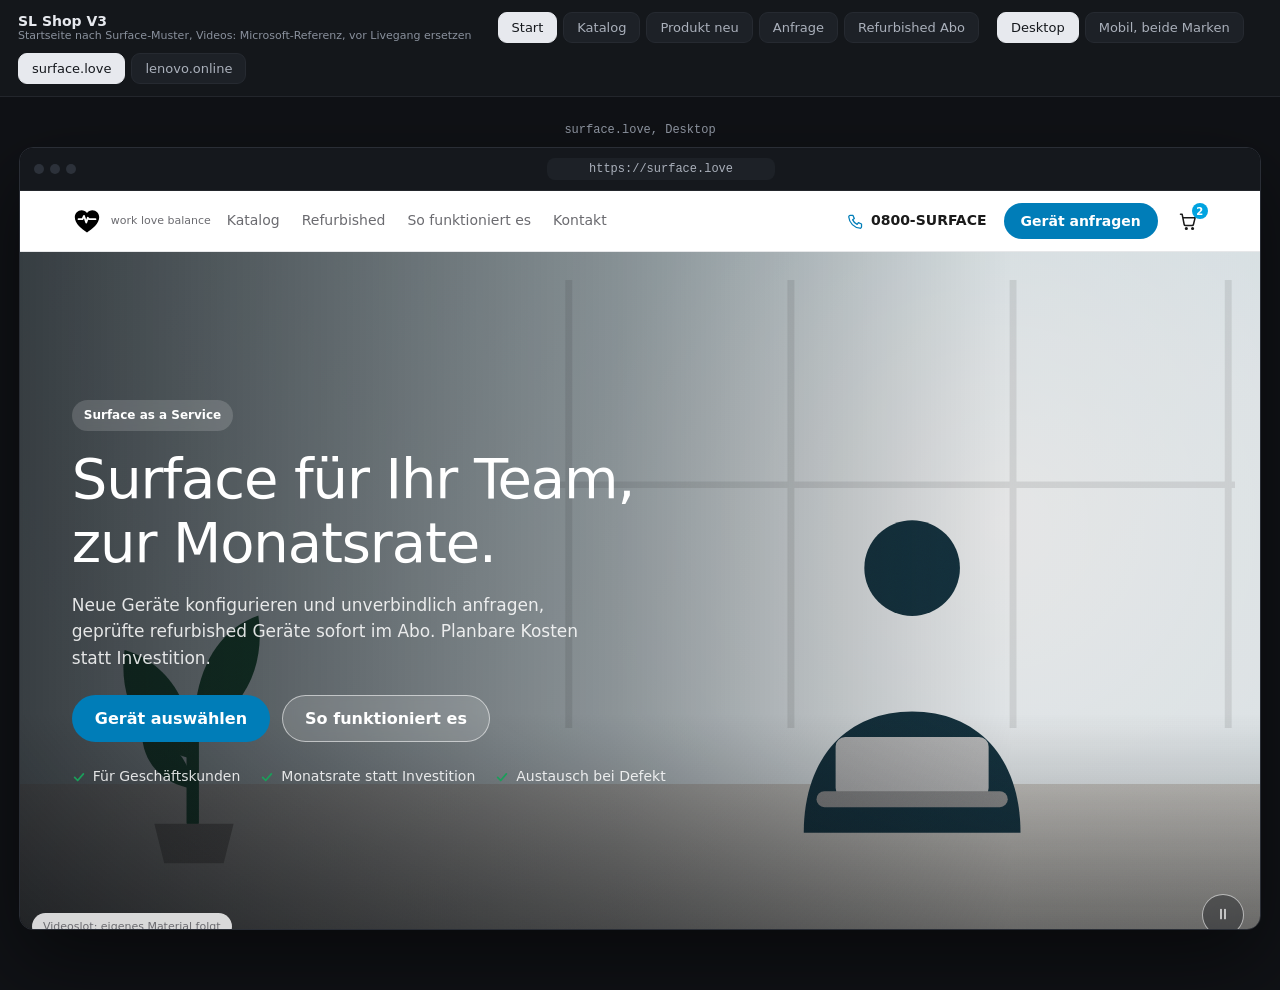
<file: archive/slshopv2-prototyp.html>
<!doctype html>
<html lang="de">
<head>
<meta charset="utf-8">
<meta name="viewport" content="width=device-width,initial-scale=1">
<title>SL Shop V3, Design-Prototyp</title>
<style>
/* ============ Token-Saetze, identisch mit tokens.surface.css / tokens.lenovo.css ============ */
[data-sf="surface"]{
  --sf-accent:#00A3E0; --sf-accent-strong:#007DB8; --sf-accent-weak:#E6F6FD;
  --sf-action:#007DB8; --sf-action-hover:#006CA0; --sf-action-ink:#FFFFFF; --sf-focus:#007DB8;
  --sf-ink:#1A1A1A; --sf-text-2:#6B6B70; --sf-surface:#FFFFFF; --sf-surface-2:#F5F6F7;
  --sf-border:#E6E7E9; --sf-border-strong:#C9CCD1; --sf-logo-ink:#000000;
  --sf-success:#1B9E5A; --sf-incoming:#B8860B; --sf-onrequest:#8A8D93;
  --sf-badge-new-bg:#F0F1F3; --sf-badge-new-ink:#3A3C40;
  --sf-badge-ref-bg:#E7F6EE; --sf-badge-ref-ink:#136F41;
  --sf-font:"Segoe UI Variable","Segoe UI",system-ui,-apple-system,BlinkMacSystemFont,Roboto,"Helvetica Neue",Arial,sans-serif;
  --sf-w-display:300; --sf-w-body:400; --sf-w-strong:600;
  --sf-text-display:clamp(2.25rem, 1.5rem + 3.8cqw, 3.5rem);
  --sf-text-h1:clamp(1.75rem, 1.4rem + 1.8cqw, 2.25rem);
  --sf-text-h2:clamp(1.375rem, 1.2rem + 0.9cqw, 1.625rem);
  --sf-text-h3:1.25rem; --sf-text-body:1.0625rem; --sf-text-small:0.875rem; --sf-text-micro:0.75rem;
  --sf-tracking-display:-0.02em; --sf-leading-tight:1.15; --sf-leading-body:1.55;
  --sf-radius:18px; --sf-radius-sm:12px; --sf-radius-btn:999px;
  --sf-shadow-card:0 1px 2px rgba(20,24,28,.06);
  --sf-shadow-float:0 12px 32px rgba(20,24,28,.14);
  --sf-ease:cubic-bezier(.2,.7,.3,1); --sf-dur-1:150ms; --sf-dur-2:260ms; --sf-dur-3:550ms; --sf-pulse:3.5s;
  --sf-tint:14%;
  --sf-space-1:4px; --sf-space-2:8px; --sf-space-3:12px; --sf-space-4:16px; --sf-space-5:24px;
  --sf-space-6:32px; --sf-space-7:48px; --sf-space-8:64px; --sf-space-9:96px;
  --sf-container:1200px; --sf-gutter:clamp(20px, 4cqw, 32px);
}
[data-sf="lenovo"]{
  --sf-accent:#D0342C; --sf-accent-strong:#A82519; --sf-accent-weak:#FBEBE8;
  --sf-action:#D0342C; --sf-action-hover:#B32A21; --sf-action-ink:#FFFFFF; --sf-focus:#A82519;
  --sf-ink:#191817; --sf-text-2:#6F6A66; --sf-surface:#FFFFFF; --sf-surface-2:#F7F5F2;
  --sf-border:#E8E4DF; --sf-border-strong:#CFC8C1; --sf-logo-ink:#A82519;
  --sf-success:#1B9E5A; --sf-incoming:#B8860B; --sf-onrequest:#8A8D93;
  --sf-badge-new-bg:#F1EEEA; --sf-badge-new-ink:#46413C;
  --sf-badge-ref-bg:#E7F6EE; --sf-badge-ref-ink:#136F41;
  --sf-font:"Inter","Segoe UI",system-ui,-apple-system,BlinkMacSystemFont,Roboto,"Helvetica Neue",Arial,sans-serif;
  --sf-w-display:600; --sf-w-body:400; --sf-w-strong:600;
  --sf-text-display:clamp(2rem, 1.4rem + 3cqw, 3rem);
  --sf-text-h1:clamp(1.625rem, 1.35rem + 1.4cqw, 2rem);
  --sf-text-h2:clamp(1.25rem, 1.1rem + 0.8cqw, 1.5rem);
  --sf-text-h3:1.125rem; --sf-text-body:1rem; --sf-text-small:0.875rem; --sf-text-micro:0.75rem;
  --sf-tracking-display:-0.01em; --sf-leading-tight:1.1; --sf-leading-body:1.5;
  --sf-radius:12px; --sf-radius-sm:8px; --sf-radius-btn:10px;
  --sf-shadow-card:0 1px 2px rgba(25,24,23,.07);
  --sf-shadow-float:0 10px 24px rgba(25,24,23,.16);
  --sf-ease:cubic-bezier(.2,.7,.3,1); --sf-dur-1:150ms; --sf-dur-2:260ms; --sf-dur-3:550ms; --sf-pulse:0s;
  --sf-tint:12%;
  --sf-space-1:4px; --sf-space-2:8px; --sf-space-3:12px; --sf-space-4:16px; --sf-space-5:24px;
  --sf-space-6:32px; --sf-space-7:48px; --sf-space-8:64px; --sf-space-9:96px;
  --sf-container:1200px; --sf-gutter:clamp(20px, 4cqw, 32px);
}
@media (prefers-reduced-motion: reduce){
  *,*::before,*::after{animation:none!important;transition:none!important}
  [data-rev]{opacity:1!important;transform:none!important}
}

/* ============ Prototyp-Chrome (nicht Teil des Designs) ============ */
body{margin:0;background:#101216;color:#E7E9EE;font-family:ui-sans-serif,system-ui,"Segoe UI",Roboto,sans-serif}
.bar{position:sticky;top:0;z-index:50;display:flex;flex-wrap:wrap;gap:10px 18px;align-items:center;
  padding:12px 18px;background:rgba(21,24,29,.92);backdrop-filter:blur(10px);border-bottom:1px solid #23262c}
.bar-title{display:flex;flex-direction:column;margin-right:8px}
.bar-title b{font-size:14px}
.bar-title span{font-size:11px;color:#8a919d}
.tabs{display:flex;gap:6px;flex-wrap:wrap;align-items:center}
.tab{padding:7px 13px;border-radius:9px;background:#1d2127;color:#aab0bb;border:1px solid #262a31;cursor:pointer;font-size:13px;font-family:inherit}
.tab:hover{color:#e7e9ee}
.tab.on{background:#e7e9ee;color:#15181d;border-color:#e7e9ee}
#stage{padding:26px 18px 60px;display:flex;gap:26px;justify-content:center;flex-wrap:wrap;align-items:flex-start}
.devlabel{font-size:12px;color:#8a919d;text-align:center;margin-bottom:10px;font-family:ui-monospace,Consolas,monospace}
.phone{width:min(394px,96vw)}
.phone .frame{border-radius:40px;border:1px solid #2a2e36;background:#07080a;padding:10px;box-shadow:0 30px 80px rgba(0,0,0,.5)}
.phone .screen{height:min(76vh,800px);border-radius:30px}
.desk{width:min(1340px,97vw)}
.desk .frame{border-radius:14px;border:1px solid #2a2e36;background:#07080a;overflow:hidden;box-shadow:0 30px 80px rgba(0,0,0,.5)}
.browserbar{display:flex;align-items:center;padding:10px 14px;background:#15181d;border-bottom:1px solid #23262c}
.wdots{display:flex;gap:6px}
.wdots i{width:10px;height:10px;border-radius:50%;background:#2c313a;display:block}
.url{margin:0 auto;background:#1d2127;border-radius:8px;padding:4px 42px;font-size:12px;color:#aab0bb;font-family:ui-monospace,Consolas,monospace}
.desk .screen{height:min(82vh,880px)}

/* ============ Shop, alles ueber var(--sf-*) ============ */
.screen{background:var(--sf-surface);color:var(--sf-ink);font-family:var(--sf-font);font-size:var(--sf-text-body);
  line-height:var(--sf-leading-body);overflow-y:auto;overflow-x:hidden;position:relative;
  container-type:inline-size;container-name:screen;-webkit-font-smoothing:antialiased;
  scrollbar-width:thin;scrollbar-color:var(--sf-border-strong) transparent}
.screen *{box-sizing:border-box}
.screen button{font-family:inherit}
.screen :focus-visible{outline:2px solid var(--sf-focus);outline-offset:2px}
.wrap{max-width:var(--sf-container);margin:0 auto;padding-left:var(--sf-gutter);padding-right:var(--sf-gutter)}
.hide{display:none}

.display{font-size:var(--sf-text-display);font-weight:var(--sf-w-display);letter-spacing:var(--sf-tracking-display);line-height:var(--sf-leading-tight);margin:0 0 var(--sf-space-4)}
.h1{font-size:var(--sf-text-h1);font-weight:var(--sf-w-display);letter-spacing:var(--sf-tracking-display);line-height:var(--sf-leading-tight);margin:0 0 var(--sf-space-3)}
.h2{font-size:var(--sf-text-h2);font-weight:var(--sf-w-display);letter-spacing:var(--sf-tracking-display);line-height:1.2;margin:0 0 var(--sf-space-4)}
.sub{color:var(--sf-text-2);margin:0 0 var(--sf-space-5);max-width:34rem}
.sub2{color:var(--sf-text-2);margin:4px 0 0;font-size:var(--sf-text-small)}
.micro{color:var(--sf-text-2);font-size:var(--sf-text-micro);margin-top:10px}
.center{text-align:center}

/* Erscheinen beim Scrollen */
[data-rev]{opacity:0;transform:translateY(16px);transition:opacity var(--sf-dur-3) var(--sf-ease) var(--d,0s),transform var(--sf-dur-3) var(--sf-ease) var(--d,0s)}
[data-rev].in{opacity:1;transform:none}
.fx{animation:fadeUp .55s var(--sf-ease) both}
.fx2{animation-delay:.08s}.fx3{animation-delay:.16s}.fx4{animation-delay:.24s}
@keyframes fadeUp{from{opacity:0;transform:translateY(10px)}to{opacity:1;transform:none}}

/* Header */
.hdr{position:sticky;top:0;z-index:6;background:color-mix(in srgb,var(--sf-surface) 86%,transparent);backdrop-filter:blur(12px);border-bottom:1px solid var(--sf-border)}
.hdr-in{display:flex;align-items:center;gap:16px;height:60px}
.logo{display:inline-flex;align-items:center;color:var(--sf-logo-ink);cursor:pointer}
.slogan{font-size:11px;color:var(--sf-text-2);margin-left:9px}
.nav{display:none;gap:22px;font-size:var(--sf-text-small);color:var(--sf-text-2)}
.nav span{cursor:pointer}
.nav span:hover{color:var(--sf-ink)}
.hdr-cta{margin-left:auto;display:flex;gap:10px;align-items:center}
.iconbtn{position:relative;background:none;border:0;color:var(--sf-ink);width:40px;height:40px;display:grid;place-items:center;border-radius:var(--sf-radius-sm);cursor:pointer}
.iconbtn:hover{background:var(--sf-surface-2)}
.count{position:absolute;top:2px;right:0;background:var(--sf-accent);color:#fff;font-size:10px;font-weight:600;min-width:16px;height:16px;border-radius:999px;display:grid;place-items:center;padding:0 4px}
.phone-l{display:none;align-items:center;gap:7px;font-weight:600;font-size:var(--sf-text-small);color:var(--sf-ink);text-decoration:none}
.phone-l svg{color:var(--sf-accent-strong)}
.ph-r{display:inline-block;max-width:0;overflow:hidden;white-space:nowrap;color:var(--sf-text-2);font-weight:400;transition:max-width .35s var(--sf-ease),margin-left .35s var(--sf-ease)}
.phone-l:hover .ph-r,.phone-l:focus-visible .ph-r{max-width:130px;margin-left:6px}
.btn.sm{padding:9px 16px;font-size:var(--sf-text-small)}
.hdr-go{display:none}
@container screen (min-width:760px){.nav{display:flex}.only-m{display:none}.phone-l{display:inline-flex}}
@container screen (min-width:900px){.hdr-go{display:inline-flex}}

/* Herz */
.heart{animation:beat var(--sf-pulse,0s) var(--sf-ease) infinite;transform-origin:50% 55%}
.logo:hover .heart{animation:beat .7s var(--sf-ease) 1}
@keyframes beat{0%{transform:scale(1)}5%{transform:scale(1.09)}10%{transform:scale(1)}15%{transform:scale(1.06)}22%,100%{transform:scale(1)}}

/* Buttons und Links */
.btn{font-weight:var(--sf-w-strong);font-size:1rem;border-radius:var(--sf-radius-btn);padding:13px 22px;border:1px solid transparent;cursor:pointer;display:inline-flex;align-items:center;justify-content:center;gap:8px;transition:background var(--sf-dur-1) var(--sf-ease),transform var(--sf-dur-1) var(--sf-ease)}
.btn.primary{background:var(--sf-action);color:var(--sf-action-ink)}
.btn.primary:hover{background:var(--sf-action-hover)}
.btn.primary:active{transform:translateY(1px)}
.btn.secondary{background:transparent;color:var(--sf-ink);border-color:var(--sf-border-strong)}
.btn.secondary:hover{background:var(--sf-surface-2)}
.btn.ghostw{background:rgba(255,255,255,.14);color:#fff;border-color:rgba(255,255,255,.55);backdrop-filter:blur(6px)}
.btn.ghostw:hover{background:rgba(255,255,255,.24)}
.btn.block{width:100%;margin-top:var(--sf-space-4)}
.linkacc{color:var(--sf-accent-strong);font-weight:600;font-size:var(--sf-text-small);display:inline-flex;align-items:center;gap:6px;cursor:pointer}
.linkacc:hover{text-decoration:underline}
.linkacc svg{transition:transform var(--sf-dur-1) var(--sf-ease)}
.linkacc:hover svg{transform:translateX(3px)}

/* Szenen, die Bildslots fuer Lifestyle-Medien */
.scene{position:relative;overflow:hidden;background:linear-gradient(135deg,color-mix(in srgb,var(--sf-accent) var(--sf-tint),#F3F1ED),color-mix(in srgb,var(--sf-accent) 5%,#FFFFFF) 72%)}
.scene-art{position:absolute;inset:0}
.scene-art.kb{animation:kb 26s ease-in-out infinite alternate;transform-origin:60% 40%}
@keyframes kb{from{transform:scale(1)}to{transform:scale(1.06) translate(-1.2%,-.8%)}}
.sc-light{position:absolute;top:-30%;right:-18%;width:78%;aspect-ratio:1;border-radius:50%;background:radial-gradient(circle,rgba(255,255,255,.95),rgba(255,255,255,0) 62%)}
.sc-desk{position:absolute;left:0;right:0;bottom:0;height:24%;background:linear-gradient(180deg,color-mix(in srgb,var(--sf-ink) 9%,#EBE8E2),color-mix(in srgb,var(--sf-ink) 20%,#DFDBD3))}
.sc-window{position:absolute;top:4%;right:2%;width:56%;height:64%;opacity:.45}
.sc-window path{stroke:color-mix(in srgb,var(--sf-ink) 22%,transparent);stroke-width:2;fill:none}
.sc-plant{position:absolute;left:4%;bottom:12%;width:20%}
.sc-plant .leaf{fill:color-mix(in srgb,var(--sf-success) 45%,var(--sf-ink))}
.sc-plant .stem{fill:color-mix(in srgb,var(--sf-ink) 55%,var(--sf-success))}
.sc-plant .pot{fill:color-mix(in srgb,var(--sf-ink) 35%,#C9C2B8)}
.sc-person{position:absolute}
.sc-person .body{fill:color-mix(in srgb,var(--sf-ink) 80%,var(--sf-accent))}
.sc-person .lap{fill:color-mix(in srgb,#FFFFFF 78%,var(--sf-ink))}
.sc-person .lap2{fill:color-mix(in srgb,#FFFFFF 55%,var(--sf-ink))}
.sc-table{position:absolute;left:16%;right:16%;bottom:9%;height:11%;border-radius:50%;background:color-mix(in srgb,#FFFFFF 68%,var(--sf-ink))}
.sc-cup{position:absolute;width:7%;aspect-ratio:1;border-radius:50%;background:color-mix(in srgb,var(--sf-ink) 55%,#BFB8AC)}
.sc-note{position:absolute;width:16%;height:5%;border-radius:3px;background:color-mix(in srgb,#FFFFFF 85%,var(--sf-ink));box-shadow:0 1px 0 rgba(0,0,0,.08)}
.sc-mockwrap{position:absolute;left:0;right:0;bottom:12%;display:flex;justify-content:center}
.sc-grain{position:absolute;inset:0;pointer-events:none;opacity:.16;mix-blend-mode:overlay;background-image:url("data:image/svg+xml,%3Csvg xmlns='http://www.w3.org/2000/svg' width='140' height='140'%3E%3Cfilter id='n'%3E%3CfeTurbulence type='fractalNoise' baseFrequency='0.85' numOctaves='2'/%3E%3C/filter%3E%3Crect width='140' height='140' filter='url(%23n)' opacity='0.55'/%3E%3C/svg%3E")}
.sc-tag{position:absolute;left:12px;bottom:12px;z-index:3;background:rgba(255,255,255,.82);backdrop-filter:blur(6px);border-radius:var(--sf-radius-btn);padding:5px 11px;font-size:11px;color:var(--sf-text-2)}
.sc-hero .sc-person{right:10%;bottom:17%;width:36%}
.sc-team .sc-person.p1{right:13%;bottom:19%;width:30%}
.sc-team .sc-person.p2{left:13%;bottom:19%;width:30%;transform:scaleX(-1)}
.sc-focus .sc-cup{right:14%;bottom:16%}
.sc-focus .sc-note{left:12%;bottom:15%;transform:rotate(-4deg)}
.sc-focus .sc-mockwrap .mock{width:52%;max-width:none}
.sc-detail .sc-mockwrap{bottom:4%;left:-8%;right:-8%}
.sc-detail .sc-mockwrap .mock{width:86%;max-width:none}

/* Video-Slots */
.vslot{position:relative;overflow:hidden;background:#0E1116}
.vslot video,.vslot .vposter{position:absolute;inset:0;width:100%;height:100%;object-fit:cover}
.vslot .scene{position:absolute;inset:0;border:0;border-radius:0}
.vctl{position:absolute;right:16px;bottom:16px;z-index:4;width:42px;height:42px;border-radius:50%;border:1px solid rgba(255,255,255,.6);background:rgba(10,14,18,.35);backdrop-filter:blur(8px);color:#fff;display:grid;place-items:center;cursor:pointer}
.vctl:hover{background:rgba(10,14,18,.55)}
.vctl .ic-play{display:none}
.vctl.paused .ic-pause{display:none}
.vctl.paused .ic-play{display:block}

/* Hero mit Video */
.vhero{position:relative;min-height:clamp(500px,62cqw,700px);display:flex;align-items:center;overflow:hidden}
.vhero>.vslot{position:absolute;inset:0}
.vhero .scrim{position:absolute;inset:0;background:linear-gradient(90deg,rgba(10,13,17,.78) 0%,rgba(10,13,17,.42) 48%,rgba(10,13,17,.10) 80%),linear-gradient(0deg,rgba(10,13,17,.45),transparent 34%)}
.vhero-in{position:relative;z-index:2;width:100%;padding-top:var(--sf-space-7);padding-bottom:var(--sf-space-8)}
.vhero .display{color:#fff;max-width:16ch}
.vhero .sub{color:rgba(255,255,255,.86)}
.vhero .trust{color:rgba(255,255,255,.85)}
.eyebrow{display:inline-block;background:var(--sf-accent-weak);color:var(--sf-accent-strong);font-size:var(--sf-text-micro);font-weight:600;border-radius:var(--sf-radius-btn);padding:6px 12px;margin-bottom:var(--sf-space-4)}
.eyebrow.inv{background:rgba(255,255,255,.16);color:#fff;backdrop-filter:blur(6px)}
.cta-row{display:flex;flex-wrap:wrap;gap:12px;margin-bottom:var(--sf-space-5)}
.trust{display:flex;gap:8px 20px;flex-wrap:wrap;color:var(--sf-text-2);font-size:var(--sf-text-small)}
.trust span{display:inline-flex;align-items:center;gap:7px}
.trust svg{color:var(--sf-success)}

/* Geraete-Attrappe */
.mock{width:64%;max-width:230px;margin:auto}
.mock-screen{aspect-ratio:16/10;border-radius:10px 10px 3px 3px;background:linear-gradient(145deg,color-mix(in srgb,var(--sf-accent) 30%,#232830),#101318);border:3px solid #1a1e24;border-bottom-width:7px}
.mock-base{height:6px;background:linear-gradient(#dcdfe4,#b7bcc4);border-radius:2px 2px 7px 7px;margin:0 -5%}

/* Sektionen und Karten */
.sect{padding-bottom:var(--sf-space-7)}
.sect-head{display:flex;align-items:baseline;justify-content:space-between;gap:12px;margin-bottom:var(--sf-space-4)}
.sect-head .h2{margin:0}
.sect-top{padding-top:var(--sf-space-7)}
.grid{display:grid;gap:14px}
.g4{grid-template-columns:repeat(2,1fr)}
@container screen (min-width:760px){.g4{grid-template-columns:repeat(3,1fr)}}
@container screen (min-width:1020px){.g4{grid-template-columns:repeat(4,1fr)}}
.pcard{border:1px solid var(--sf-border);border-radius:var(--sf-radius);background:var(--sf-surface);overflow:hidden;display:flex;flex-direction:column;cursor:pointer;transition:box-shadow var(--sf-dur-2) var(--sf-ease)}
.pcard:hover{box-shadow:var(--sf-shadow-float)}
.pmedia{aspect-ratio:4/3;background:var(--sf-surface-2);position:relative;display:grid;place-items:center;overflow:hidden}
.pmedia .scene{position:absolute;inset:0;border:0;border-radius:0}
.pmedia .mock,.pcard .scene-art{transition:transform var(--sf-dur-2) var(--sf-ease)}
.pcard:hover .pmedia .mock{transform:translateY(-3px) scale(1.03)}
.pcard:hover .scene-art{transform:scale(1.04)}
.badge{position:absolute;top:12px;left:12px;z-index:2;font-size:12px;font-weight:600;padding:4px 11px;border-radius:var(--sf-radius-btn)}
.badge.new{background:var(--sf-badge-new-bg);color:var(--sf-badge-new-ink)}
.badge.ref{background:var(--sf-badge-ref-bg);color:var(--sf-badge-ref-ink)}
.badge.stat{position:static;display:inline-block;margin-bottom:12px}
.pbody{padding:14px 16px 16px;display:flex;flex-direction:column;gap:5px;flex:1}
.pname{font-weight:600}
.pspec{font-size:var(--sf-text-small);color:var(--sf-text-2)}
.avail{display:inline-flex;align-items:center;gap:7px;font-size:var(--sf-text-micro);color:var(--sf-text-2)}
.dot{width:8px;height:8px;border-radius:50%;flex:none}
.dot.ok{background:var(--sf-success)}
.dot.soon{background:var(--sf-incoming)}
.dot.req{background:var(--sf-onrequest)}
.prate{margin-top:auto;display:flex;align-items:baseline;gap:7px;padding-top:8px}
.prate b{color:var(--sf-accent-strong);font-size:1.2rem;font-weight:600;font-variant-numeric:tabular-nums}
.psub{font-size:var(--sf-text-micro);color:var(--sf-text-2)}
.pcard.promo{cursor:default}
.pcard.promo .scene{aspect-ratio:4/3;border:0;border-radius:0}
@container screen (min-width:760px){
  .pcard.promo{grid-column:span 2;flex-direction:row}
  .pcard.promo .scene{aspect-ratio:auto;width:50%}
  .pcard.promo .pbody{justify-content:center;gap:8px}
}
.fam .linkacc{margin-top:8px}

/* Video-Karten (Hochformat) */
.vcards{display:grid;gap:14px;grid-template-columns:1fr 1fr}
@container screen (min-width:1020px){.vcards{grid-template-columns:repeat(4,1fr)}}
.vcard-media{aspect-ratio:4/5;border-radius:var(--sf-radius);border:1px solid var(--sf-border)}
.vcard h3{margin:12px 0 4px;font-size:1rem;font-weight:600}
.vcard p{margin:0;font-size:var(--sf-text-small);color:var(--sf-text-2)}

/* Video-Akkordeon */
.acc{display:grid;gap:var(--sf-space-5)}
@container screen (min-width:760px){.acc{grid-template-columns:1.05fr .95fr;align-items:center;gap:var(--sf-space-7)}}
.acc-stage{position:relative;aspect-ratio:5/4;border-radius:var(--sf-radius);overflow:hidden;border:1px solid var(--sf-border)}
.acc-layer{position:absolute;inset:0;opacity:0;transition:opacity .45s var(--sf-ease)}
.acc-layer.on{opacity:1}
.acc-layer .vslot{position:absolute;inset:0}
.acc-list{display:flex;flex-direction:column;gap:6px}
.acc-item{display:block;width:100%;text-align:left;background:none;border:0;border-left:2px solid var(--sf-border);padding:12px 16px;cursor:pointer;color:var(--sf-text-2);transition:border-color var(--sf-dur-1) var(--sf-ease)}
.acc-item b{display:block;color:var(--sf-ink);font-size:1.05rem;font-weight:600;margin-bottom:2px}
.acc-item span{font-size:var(--sf-text-small);display:none}
.acc-item:hover{border-left-color:var(--sf-border-strong)}
.acc-item.on{border-left-color:var(--sf-ink)}
.acc-item.on span{display:block}

/* Vorteils-Kacheln */
.tiles{display:grid;gap:14px}
@container screen (min-width:560px){.tiles{grid-template-columns:repeat(2,1fr)}}
@container screen (min-width:1020px){.tiles{grid-template-columns:repeat(4,1fr)}}
.tile{border:1px solid var(--sf-border);border-radius:var(--sf-radius);padding:20px;background:var(--sf-surface)}
.tile-ico{width:44px;height:44px;border-radius:50%;background:var(--sf-accent-weak);color:var(--sf-accent-strong);display:grid;place-items:center;margin-bottom:12px}
.tile h3{margin:0 0 6px;font-size:1rem;font-weight:600}
.tile p{margin:0;font-size:var(--sf-text-small);color:var(--sf-text-2)}

/* Spotlight */
.spot{background:var(--sf-surface-2);padding:var(--sf-space-7) 0;margin-bottom:var(--sf-space-7);text-align:center}
.spot .mock{width:min(380px,72%)}
.spot .h2{margin-top:var(--sf-space-5)}
.spot-rate{display:flex;justify-content:center;align-items:baseline;gap:8px;margin:4px 0 var(--sf-space-5)}
.spot-rate b{font-size:1.6rem;color:var(--sf-accent-strong);font-weight:600;font-variant-numeric:tabular-nums}
.spot-rate span{color:var(--sf-text-2);font-size:var(--sf-text-small)}

/* Zitat */
.quote{text-align:center;padding-top:var(--sf-space-2)}
.q{font-size:var(--sf-text-h2);font-weight:var(--sf-w-display);letter-spacing:var(--sf-tracking-display);max-width:28ch;margin:0 auto 10px;line-height:1.3}
.qa{display:block;color:var(--sf-text-2);font-size:var(--sf-text-small)}

/* Split-Sektionen */
.split{display:grid;gap:var(--sf-space-5);align-items:center}
@container screen (min-width:760px){.split{grid-template-columns:1fr 1fr;gap:var(--sf-space-7)}}
.split .scene{aspect-ratio:4/3;border-radius:var(--sf-radius);border:1px solid var(--sf-border)}
.split-rate{display:flex;align-items:baseline;gap:8px;margin:var(--sf-space-4) 0}
.split-rate b{font-size:1.5rem;color:var(--sf-accent-strong);font-weight:600;font-variant-numeric:tabular-nums}

/* Katalog */
.page-head{padding:var(--sf-space-5) 0 var(--sf-space-2)}
.page-head .h1{margin-bottom:0}
.toolrow{display:flex;flex-direction:column;gap:12px;padding:var(--sf-space-3) 0 var(--sf-space-4)}
@container screen (min-width:760px){.toolrow{flex-direction:row;align-items:center;justify-content:space-between}}
.chips{display:flex;gap:8px;overflow-x:auto;scrollbar-width:none;padding:2px}
.chip{border:1px solid var(--sf-border-strong);border-radius:var(--sf-radius-btn);padding:8px 14px;font-size:var(--sf-text-small);background:var(--sf-surface);color:var(--sf-ink);white-space:nowrap;cursor:pointer}
.chip:hover{background:var(--sf-surface-2)}
.chip.active{background:var(--sf-ink);color:var(--sf-surface);border-color:var(--sf-ink)}
.kgrid{padding-bottom:var(--sf-space-7)}

/* Segmente */
.seg{display:inline-flex;background:var(--sf-surface-2);border-radius:var(--sf-radius-btn);padding:4px;gap:2px;max-width:100%}
.seg button{border:0;background:transparent;padding:9px 14px;border-radius:calc(var(--sf-radius-btn) - 3px);font-size:var(--sf-text-small);color:var(--sf-text-2);cursor:pointer;white-space:nowrap}
.seg button.active{background:var(--sf-surface);color:var(--sf-ink);font-weight:600;box-shadow:var(--sf-shadow-card)}

/* Produktdetail */
.crumb{padding:var(--sf-space-4) 0 0;color:var(--sf-text-2);font-size:var(--sf-text-small);display:flex;align-items:center;gap:7px;cursor:pointer;width:max-content}
.crumb:hover{color:var(--sf-ink)}
.crumb svg{transform:rotate(180deg)}
.pdp{display:grid;gap:var(--sf-space-5);padding:var(--sf-space-4) 0 var(--sf-space-6)}
@container screen (min-width:760px){.pdp{grid-template-columns:1.05fr .95fr;gap:var(--sf-space-7)}}
.gal-main{position:relative;aspect-ratio:4/3;border-radius:var(--sf-radius);overflow:hidden;border:1px solid var(--sf-border)}
.gal-layer{position:absolute;inset:0;opacity:0;transition:opacity .45s var(--sf-ease)}
.gal-layer.on{opacity:1}
.gal-layer .scene{position:absolute;inset:0;border-radius:0;border:0}
.pmedia-fill{position:absolute;inset:0;background:var(--sf-surface-2);display:grid;place-items:center}
.thumbs{display:flex;gap:8px;margin-top:10px}
.thumb{position:relative;width:62px;aspect-ratio:1;border-radius:var(--sf-radius-sm);border:1px solid var(--sf-border);cursor:pointer;overflow:hidden;background:var(--sf-surface-2);display:grid;place-items:center;padding:0}
.thumb .scene{position:absolute;inset:0;border-radius:0;border:0}
.thumb .mock{width:70%}
.thumb.active{border-color:var(--sf-ink)}
.chiprow{display:flex;gap:8px;flex-wrap:wrap;margin:2px 0 var(--sf-space-3)}
.spec-chip{font-size:var(--sf-text-micro);background:var(--sf-surface-2);border:1px solid var(--sf-border);padding:5px 10px;border-radius:var(--sf-radius-btn);color:var(--sf-text-2)}
.cond{margin-bottom:var(--sf-space-2)}
.conf-label{font-size:var(--sf-text-small);font-weight:600;margin:var(--sf-space-4) 0 8px}
.pillrow{display:flex;gap:8px;flex-wrap:wrap}
.ratebox{position:relative;border:1px solid var(--sf-border);background:var(--sf-surface-2);border-radius:var(--sf-radius);padding:20px;margin-top:var(--sf-space-5)}
.ratebox.flash{animation:ring .55s var(--sf-ease)}
@keyframes ring{0%{box-shadow:0 0 0 0 color-mix(in srgb,var(--sf-accent) 40%,transparent)}100%{box-shadow:0 0 0 16px transparent}}
.rate-line{display:flex;align-items:baseline;gap:9px}
.rate-big{font-size:2rem;font-weight:600;color:var(--sf-accent-strong);font-variant-numeric:tabular-nums;letter-spacing:-0.01em}
.rate-per{color:var(--sf-text-2);font-size:var(--sf-text-small)}
.rate-gross{font-size:var(--sf-text-micro);color:var(--sf-text-2);margin-top:2px}
.rate-gross b{font-weight:600;font-variant-numeric:tabular-nums}
.rate-sub{color:var(--sf-text-2);font-size:var(--sf-text-small);margin-top:6px}
.benefits{list-style:none;margin:var(--sf-space-5) 0 0;padding:0;display:flex;flex-direction:column;gap:10px;color:var(--sf-text-2);font-size:var(--sf-text-small)}
.benefits li{display:flex;align-items:center;gap:9px}
.benefits svg{color:var(--sf-success);flex:none}
.usecase{padding-top:var(--sf-space-2)}

/* Raten-Dock (nur Produktdetail, mobil) */
.cartdock{position:sticky;bottom:0;z-index:7;margin:0;background:var(--sf-ink);color:#fff;border-radius:var(--sf-radius-btn) var(--sf-radius-btn) 0 0;padding:10px 10px calc(10px + env(safe-area-inset-bottom)) 20px;display:flex;align-items:center;justify-content:space-between;gap:12px;box-shadow:var(--sf-shadow-float)}
.dock-rate{display:flex;flex-direction:column;line-height:1.25}
.dock-rate b{font-size:1.1rem;font-variant-numeric:tabular-nums}
.dock-rate span{font-size:var(--sf-text-micro);color:rgba(255,255,255,.7)}
.cartdock .btn{padding:11px 18px;font-size:var(--sf-text-small)}
@container screen (min-width:760px){.cartdock{display:none}}

/* Mobile Bottom-Bar (Start, Katalog) */
.mobilebar{position:sticky;bottom:0;z-index:7;display:flex;align-items:center;gap:10px;padding:10px var(--sf-gutter) calc(10px + env(safe-area-inset-bottom));background:color-mix(in srgb,var(--sf-surface) 90%,transparent);backdrop-filter:blur(12px);border-top:1px solid var(--sf-border)}
.mobilebar .btn{flex:1;padding:12px 16px}
.mb-phone{display:flex;flex-direction:column;align-items:center;justify-content:center;gap:2px;min-width:64px;height:46px;border-radius:var(--sf-radius-sm);border:1px solid var(--sf-border-strong);color:var(--sf-ink);text-decoration:none;font-size:9px;font-weight:600}
.mb-phone svg{color:var(--sf-accent-strong)}
.mb-cart{border:1px solid var(--sf-border-strong);width:46px;height:46px}
@container screen (min-width:760px){.mobilebar{display:none}}

/* Schritt-Indikator */
.steps{display:flex;align-items:center;gap:8px;padding:var(--sf-space-5) 0 var(--sf-space-3);font-size:var(--sf-text-micro);color:var(--sf-text-2)}
.step{display:flex;align-items:center;gap:7px;flex:none}
.step .n{width:26px;height:26px;border-radius:50%;display:grid;place-items:center;border:1.5px solid var(--sf-border-strong);font-weight:600;background:var(--sf-surface);color:var(--sf-text-2)}
.step.done .n{border-color:var(--sf-ink);color:var(--sf-ink)}
.step.done{cursor:pointer}
.step.active .n{background:var(--sf-accent);border-color:var(--sf-accent);color:#fff}
.step.active{color:var(--sf-ink);font-weight:600}
.step .lb{display:none}
.step.active .lb{display:inline}
.step-line{flex:1;height:1px;background:var(--sf-border);min-width:10px}
@container screen (min-width:760px){.step .lb{display:inline}.steps{font-size:var(--sf-text-small)}}

/* Anfrage */
.aq{display:grid;gap:var(--sf-space-5);padding-bottom:var(--sf-space-7)}
@container screen (min-width:900px){.aq{grid-template-columns:1.15fr .85fr;align-items:start}.aq-side{position:sticky;top:76px}}
.panel{border:1px solid var(--sf-border);border-radius:var(--sf-radius);padding:20px;background:var(--sf-surface)}
.cline{display:flex;gap:14px;padding:14px 0;border-bottom:1px solid var(--sf-border)}
.cthumb{width:76px;aspect-ratio:1;background:var(--sf-surface-2);border-radius:var(--sf-radius-sm);flex:none;display:grid;place-items:center;overflow:hidden}
.cinfo{flex:1;display:flex;flex-direction:column;gap:3px}
.cinfo b{font-size:var(--sf-text-small)}
.cctl{display:flex;align-items:center;justify-content:space-between;gap:10px;margin-top:6px}
.qty{display:inline-flex;align-items:center;border:1px solid var(--sf-border-strong);border-radius:var(--sf-radius-btn)}
.qty button{width:32px;height:32px;border:0;background:none;font-size:15px;cursor:pointer;color:var(--sf-ink);border-radius:var(--sf-radius-btn)}
.qty button:hover{background:var(--sf-surface-2)}
.qv{min-width:26px;text-align:center;font-size:var(--sf-text-small);font-weight:600}
.crate{font-size:var(--sf-text-small);color:var(--sf-text-2)}
.crate b{color:var(--sf-ink);font-variant-numeric:tabular-nums}
.csum{display:flex;align-items:baseline;justify-content:space-between;padding-top:var(--sf-space-4)}
.cart-total{font-size:1.4rem;font-weight:600;color:var(--sf-accent-strong);font-variant-numeric:tabular-nums}
.field{display:block;margin-bottom:14px}
.field>span{display:block;font-size:var(--sf-text-small);font-weight:600;margin-bottom:6px}
.field .opt{font-weight:400;color:var(--sf-text-2)}
.field input{width:100%;border:1px solid var(--sf-border-strong);border-radius:var(--sf-radius-sm);padding:12px 14px;font:inherit;background:var(--sf-surface);color:var(--sf-ink)}
.frow{display:grid;gap:0 12px}
@container screen (min-width:560px){.frow{grid-template-columns:1fr 1fr}}
.check{display:flex;gap:10px;font-size:var(--sf-text-micro);color:var(--sf-text-2);align-items:flex-start;line-height:1.5;margin-top:4px}
.check input{margin-top:2px;accent-color:var(--sf-action)}
.confirm{text-align:center;padding:var(--sf-space-4) 0}
.confirm-ico{width:52px;height:52px;border-radius:50%;background:var(--sf-badge-ref-bg);color:var(--sf-badge-ref-ink);display:grid;place-items:center;margin:0 auto var(--sf-space-4)}
.confirm p{margin:6px 0}

/* Footer */
.ftr{border-top:1px solid var(--sf-border);padding:var(--sf-space-6) 0 var(--sf-space-5);color:var(--sf-text-2);font-size:var(--sf-text-small);background:var(--sf-surface-2)}
.ftr-grid{display:grid;gap:var(--sf-space-5)}
@container screen (min-width:760px){.ftr-grid{grid-template-columns:1.2fr 1fr 1fr}}
.ftr-note{margin:12px 0 0;max-width:26rem}
.ftr-contact{display:flex;align-items:center;gap:8px;margin-top:14px;color:var(--sf-ink);font-weight:600;flex-wrap:wrap}
.ftr-contact svg{color:var(--sf-accent-strong)}
.ftr-contact .sep{width:4px;height:4px;border-radius:50%;background:var(--sf-border-strong)}
.ftr-col{display:flex;flex-direction:column;gap:9px}
.ftr-col b{color:var(--sf-ink);font-weight:600;margin-bottom:2px}
.ftr-col span{cursor:pointer}
.ftr-col span:hover{color:var(--sf-ink)}
.ftr-base{display:flex;flex-wrap:wrap;gap:6px 20px;justify-content:space-between;margin-top:var(--sf-space-6);padding-top:var(--sf-space-4);border-top:1px solid var(--sf-border);font-size:var(--sf-text-micro)}
</style>
</head>
<body>

<div class="bar">
  <div class="bar-title"><b>SL Shop V3</b><span>Startseite nach Surface-Muster, Videos: Microsoft-Referenz, vor Livegang ersetzen</span></div>
  <div class="tabs" id="tabs">
    <button class="tab" data-s="start">Start</button>
    <button class="tab" data-s="katalog">Katalog</button>
    <button class="tab" data-s="produkt">Produkt neu</button>
    <button class="tab" data-s="anfrage">Anfrage</button>
    <button class="tab" data-s="abo">Refurbished Abo</button>
  </div>
  <div class="tabs" id="views">
    <button class="tab" data-v="desktop">Desktop</button>
    <button class="tab" data-v="mobile">Mobil, beide Marken</button>
  </div>
  <div class="tabs" id="brandsel">
    <button class="tab" data-b="surface">surface.love</button>
    <button class="tab" data-b="lenovo">lenovo.online</button>
  </div>
</div>
<div id="stage"></div>

<script>
"use strict";
/* ---------- Helfer und Icons ---------- */
var REDUCE = window.matchMedia && window.matchMedia("(prefers-reduced-motion: reduce)").matches;
var fmt = function(v){ return v.toFixed(2).replace(".", ","); };
var icoCheck = '<svg viewBox="0 0 16 16" width="14" height="14" aria-hidden="true"><path fill="none" stroke="currentColor" stroke-width="2" stroke-linecap="round" stroke-linejoin="round" d="M3 8.5 6.5 12 13 4.5"/></svg>';
var icoCheckBig = '<svg viewBox="0 0 16 16" width="24" height="24" aria-hidden="true"><path fill="none" stroke="currentColor" stroke-width="2" stroke-linecap="round" stroke-linejoin="round" d="M3 8.5 6.5 12 13 4.5"/></svg>';
var icoCart = '<svg viewBox="0 0 24 24" width="20" height="20" fill="none" stroke="currentColor" stroke-width="1.8" stroke-linecap="round" stroke-linejoin="round" aria-hidden="true"><path d="M3 4h2l2.4 12.2a1.6 1.6 0 0 0 1.6 1.3h7.9a1.6 1.6 0 0 0 1.6-1.3L20.6 8H6"/><circle cx="10" cy="21" r="1"/><circle cx="17.5" cy="21" r="1"/></svg>';
var icoMenu = '<svg viewBox="0 0 24 24" width="22" height="22" fill="none" stroke="currentColor" stroke-width="1.8" stroke-linecap="round" aria-hidden="true"><path d="M4 7h16M4 12h16M4 17h16"/></svg>';
var icoArr = '<svg viewBox="0 0 16 16" width="14" height="14" fill="none" stroke="currentColor" stroke-width="1.8" stroke-linecap="round" stroke-linejoin="round" aria-hidden="true"><path d="M2 8h11M9 3.5 13.5 8 9 12.5"/></svg>';
var icoPhone = '<svg viewBox="0 0 24 24" width="17" height="17" fill="none" stroke="currentColor" stroke-width="1.8" stroke-linecap="round" stroke-linejoin="round" aria-hidden="true"><path d="M4.5 3.5h4l1.8 4.4-2.3 1.8a13 13 0 0 0 6.3 6.3l1.8-2.3 4.4 1.8v4a2 2 0 0 1-2.2 2A17.5 17.5 0 0 1 2.5 5.7a2 2 0 0 1 2-2.2z"/></svg>';
var icoShield = '<svg viewBox="0 0 24 24" width="20" height="20" fill="none" stroke="currentColor" stroke-width="1.8" stroke-linecap="round" stroke-linejoin="round" aria-hidden="true"><path d="M12 3 5 5.5v5.2c0 4.6 3 7.9 7 9.8 4-1.9 7-5.2 7-9.8V5.5z"/><path d="M9 11.5l2.2 2.3L15.5 9"/></svg>';
var icoRefresh = '<svg viewBox="0 0 24 24" width="20" height="20" fill="none" stroke="currentColor" stroke-width="1.8" stroke-linecap="round" stroke-linejoin="round" aria-hidden="true"><path d="M20 11a8 8 0 0 0-14.9-3M4 13a8 8 0 0 0 14.9 3"/><path d="M20 4v4h-4M4 20v-4h4"/></svg>';
var icoSpark = '<svg viewBox="0 0 24 24" width="20" height="20" fill="none" stroke="currentColor" stroke-width="1.8" stroke-linecap="round" stroke-linejoin="round" aria-hidden="true"><path d="M12 3l1.8 4.6L18 9.4l-4.2 1.8L12 15.8l-1.8-4.6L6 9.4l4.2-1.8z"/><path d="M18.5 15.5l.9 2.1 2.1.9-2.1.9-.9 2.1-.9-2.1-2.1-.9 2.1-.9z"/></svg>';
var icoScale = '<svg viewBox="0 0 24 24" width="20" height="20" fill="none" stroke="currentColor" stroke-width="1.8" stroke-linecap="round" stroke-linejoin="round" aria-hidden="true"><path d="M4 20h16M7 20V9m5 11V4m5 16v-7"/></svg>';
var icoPause = '<svg viewBox="0 0 24 24" width="16" height="16" fill="none" stroke="currentColor" stroke-width="2" stroke-linecap="round" aria-hidden="true"><path d="M9 5v14M15 5v14"/></svg>';
var icoPlay = '<svg viewBox="0 0 24 24" width="16" height="16" fill="currentColor" aria-hidden="true"><path d="M8 5.5l11 6.5-11 6.5z"/></svg>';
var markSurface = '<svg class="heart" viewBox="0 0 32 32" width="30" height="30" aria-hidden="true"><path fill="currentColor" d="M16 28.2C10.4 24.4 3 18.6 3 11.9 3 7.6 6.3 4.5 10.2 4.5c2.3 0 4.4 1.1 5.8 3 1.4-1.9 3.5-3 5.8-3 3.9 0 7.2 3.1 7.2 7.4 0 6.7-7.4 12.5-13 16.3z"/><path fill="none" stroke="#fff" stroke-width="2" stroke-linecap="round" stroke-linejoin="round" d="M7 14h4.2l1.6-3.4 2.4 7 1.7-5 1.3 1.4H25"/></svg>';
var markLenovo = '<svg viewBox="0 0 32 32" width="26" height="26" aria-hidden="true"><rect x="2" y="2" width="28" height="28" rx="8" fill="currentColor"/><rect x="9" y="14.5" width="14" height="3" rx="1.5" fill="#fff"/></svg>';
var mock = function(){ return '<div class="mock"><div class="mock-screen"></div><div class="mock-base"></div></div>'; };
var availTxt = { ok: "Verfügbar", soon: "Im Zulauf", req: "Auf Anfrage" };
var badge = function(lane){ return lane === "ref" ? '<span class="badge ref">Refurbished</span>' : '<span class="badge new">Neu</span>'; };

/* ---------- Szenen (Fallback der Bild- und Videoslots) ---------- */
var scLight = '<i class="sc-light"></i>';
var scDesk = '<i class="sc-desk"></i>';
var scWindow = '<svg class="sc-window" viewBox="0 0 200 140" preserveAspectRatio="none" aria-hidden="true"><path d="M8 0v140M72 0v140M136 0v140M198 0v140M0 64h200"/></svg>';
var scPlant = '<svg class="sc-plant" viewBox="0 0 100 130" aria-hidden="true"><rect class="stem" x="47" y="62" width="5" height="52" rx="2.5"/><path class="leaf" d="M50 86C30 82 19 63 22 42c17 5 28 21 28 44z"/><path class="leaf" d="M50 74c20-6 29-25 26-46-17 6-26 23-26 46z"/><path class="leaf" d="M50 98c-13-2-21-11-21-23 11 2 19 10 21 23z"/><path class="pot" d="M34 112h32l-4 16H38z"/></svg>';
function person(cls){
  return '<svg class="sc-person' + (cls ? ' ' + cls : '') + '" viewBox="0 0 140 110" aria-hidden="true">' +
    '<circle class="body" cx="70" cy="27" r="15"/>' +
    '<path class="body" d="M36 110c0-24 14-38 34-38s34 14 34 38z"/>' +
    '<rect class="lap" x="46" y="80" width="48" height="19" rx="3"/>' +
    '<rect class="lap2" x="40" y="97" width="60" height="5" rx="2.5"/></svg>';
}
function scene(kind, tag, kb){
  var a = "";
  if (kind === "hero")   a = scLight + scWindow + scDesk + scPlant + person("");
  if (kind === "team")   a = scLight + scWindow + scDesk + '<i class="sc-table"></i>' + person("p1") + person("p2");
  if (kind === "focus")  a = scLight + scDesk + '<i class="sc-cup"></i><i class="sc-note"></i><div class="sc-mockwrap">' + mock() + '</div>';
  if (kind === "detail") a = scLight + '<div class="sc-mockwrap">' + mock() + '</div>';
  return '<div class="scene sc-' + kind + '"><div class="scene-art' + (kb ? ' kb' : '') + '">' + a + '</div><i class="sc-grain"></i>' +
    (tag ? '<span class="sc-tag">' + tag + '</span>' : '') + '</div>';
}

/* ---------- Video-Slot: echtes Video, sonst Szene. Referenzvideos werden vor Livegang ersetzt. ---------- */
function vslot(v, cls, fb, auto){
  var inner, tag;
  if (v && v.src && !REDUCE) {
    inner = '<video muted loop playsinline preload="metadata"' + (auto ? ' autoplay' : '') +
      (v.poster ? ' poster="' + v.poster + '"' : '') + ' src="' + v.src + '"></video>';
    tag = '<span class="sc-tag">Referenz Microsoft, vor Livegang ersetzen</span>';
  } else if (v && v.poster) {
    inner = '<img class="vposter" src="' + v.poster + '" alt="">';
    tag = '<span class="sc-tag">Referenz Microsoft, vor Livegang ersetzen</span>';
  } else {
    inner = scene(fb || "hero", null, true);
    tag = '<span class="sc-tag">Videoslot: eigenes Material folgt</span>';
  }
  return '<div class="vslot ' + (cls || '') + '" data-fb="' + (fb || "hero") + '">' + inner + tag + '</div>';
}

/* ---------- Marken-Konfiguration ---------- */
var MSV = "https://videos.ctfassets.net/jy9s7k22hbg4/";
var MSI = "https://images.ctfassets.net/jy9s7k22hbg4/";
var BRANDS = {
  surface: {
    domain: "surface.love",
    mark: markSurface,
    slogan: "work love balance",
    eyebrow: "Surface as a Service",
    phone: { vanity: "0800-SURFACE", real: "0800 7873223", tel: "+498007873223" },
    mail: "sales@surface.love",
    heroTitle: "Surface für Ihr Team, zur Monatsrate.",
    heroSub: "Neue Geräte konfigurieren und unverbindlich anfragen, geprüfte refurbished Geräte sofort im Abo. Planbare Kosten statt Investition.",
    videos: {
      hero: { src: MSV + "55HlSYKd6rt82zVC87JShZ/28866452787f1c73420c3638c64e4997/MSFT-Surface_Hero_Desktop_Multi_1920x1080-17.mp4",
              poster: MSI + "bPyR4d56RSSOiaVbkcwg3/a9a5b18703f0cf9433588f1c02d11c50/MSFT-Surface_Hero_Desktop_Multi_3840x2160_Poster_17.jpg" },
      cards: [
        { src: MSV + "3uJ8YTmOFRWmLIDxLM4c2D/cafe4dd1328055bab59f7646a7698841/COM_303_Always_protected_Emerald-1080x1350.mp4",
          poster: MSI + "4KFwSBHBVD7iWD4cbM65Zo/37b7ad8825e890b9d102cfe3d00a15d9/COM_303_Always_protected_Emerald_Poster-1080x1350.jpg" },
        { src: MSV + "6vaShuDdPFvBKulmHMA6Bw/ad16f13cc34f351d3266531aab79bd6e/COM_302_Stay_Unplugged_Black-1080x1350.mp4",
          poster: MSI + "2tMNF3EhSZ7HP0ybPQArpZ/a5889c500fed15f28bbf34f50beed6d5/COM_302_Stay_Unplugged_Black_Poster-1080x1350.jpg" },
        { src: MSV + "6MunHX2roathEaKZaVxkZ9/2d4683f1a2c58622ffeaa0ae33712971/COM_301_Multitasking_Emerald-1080x1350.mp4",
          poster: MSI + "22kqtXWEE2840Sd2CmGxaX/d3ad03e30d93ac12b38be42ef6c7cab6/COM_301_Multitasking_Emerald_Poster-1080x1350.jpg" },
        { src: MSV + "2F3Sw8jjhmFfcGVJQ6wemY/fa1a820a1a0e234bf4a74c8de57dc419/COM_304_Camera_Desktop-1080x1350.mp4",
          poster: MSI + "1213RO4ZOBgJgPeiZPn2YY/53d0691d3061c1828ef07945460db6be/COM_304_Camera_Desktop_Poster-1080x1350.jpg" }
      ],
      acc: [
        { src: MSV + "HzF11t6MQfREHq3UDGjNU/ad57b3b11b226f9bd5e13d2c398efa0d/MSFT-Accordian-Search-Desktop-1680x1344.mp4" },
        { src: MSV + "7601rcAH1zGpIsU73QgsGz/8baff2e00b4d3bd2fde9bff973e2db0a/msft_Accordian_All_Your_Apps_Desktop-1680x1344.mp4" },
        { src: MSV + "1LNcACGi94NkpiWyjjBeZt/88023630b294c3c64b00086faa5d2ec7/COM_401_Accordian_Cocreator_Desktop-1680x1344.mp4" },
        { src: MSV + "2ZgkXxy4kkVBWlh6JAXydV/ca04cbdb60858260dc0fe6b951d1f7cf/msft-COM_404_Gaming_Dune_Desktop-1680x1344.mp4" }
      ]
    },
    fams: [
      { n: "Laptops", c: "Leicht, leise, Akku für den ganzen Arbeitstag.", r: 74.90, go: "katalog" },
      { n: "2 in 1", c: "Tablet und Laptop in einem Gerät.", r: 79.90, go: "katalog" },
      { n: "Zubehör", c: "Docks, Stifte und mehr, passend dazu.", r: 4.90, go: "katalog" },
      { n: "Refurbished im Abo", c: "Geprüft, sofort verfügbar, monatlich kündbar.", r: 27.90, go: "abo", ref: true }
    ],
    tiles: [
      { i: "shield", h: "Liquidität geschont", p: "Keine Anfangsinvestition, eine feste Rate pro Gerät und Monat, budget- und bilanzschonend." },
      { i: "refresh", h: "Rundum sorglos", p: "Beschaffung, Rollout, Support und Austausch inklusive, ein Ansprechpartner, ein Vertrag." },
      { i: "spark", h: "Immer KI-fähig", p: "Aktuelle Copilot+ Hardware im Zyklus, ohne Neukauf alle paar Jahre." },
      { i: "scale", h: "Skalierbar", p: "Hoch und runter skalieren, neue Mitarbeitende schnell ausgestattet, Geräte im Kreislauf." }
    ],
    quote: { q: "Ausgerollt in einer Woche, seitdem einfach Ruhe im Betrieb.", a: "Geschäftsführung, Agentur aus Dresden" },
    products: [
      { name: "Surface Laptop 5", spec: '13,5", i5, 16 GB, 512 GB', rate: 74.90, avail: "ok", lane: "new" },
      { name: "Surface Pro 9", spec: '13", i7, 16 GB, 256 GB', rate: 79.90, avail: "ok", lane: "new" },
      { name: "Surface Laptop Studio 2", spec: '14,4", i7, 32 GB, 1 TB', rate: 139.90, avail: "soon", lane: "new" },
      { name: "Surface Laptop 4, refurbished", spec: '13,5", i5, 16 GB, 256 GB', rate: 29.90, avail: "ok", lane: "ref" },
      { name: "Surface Go 4", spec: '10,5", N200, 8 GB, 128 GB', rate: 29.90, avail: "ok", lane: "new" },
      { name: "Surface Pro 8, refurbished", spec: '13", i5, 16 GB, 256 GB', rate: 27.90, avail: "req", lane: "ref" }
    ],
    pdpNew: {
      name: "Surface Laptop 5",
      chips: ['13,5" Touch', "Intel i5", "16 GB RAM", "512 GB SSD"],
      rates: {
        leasing: [[15, 129.90], [24, 99.50], [32, 82.90], [36, 74.90]],
        finanzierung: [[15, 135.50], [24, 103.90], [36, 78.50]]
      },
      defCt: "leasing", defTerm: 36
    },
    pdpRef: {
      name: "Surface Laptop 4, refurbished",
      chips: ['13,5" Touch', "Intel i5", "16 GB RAM", "256 GB SSD"],
      abo: [["flex", 39.90], ["12", 34.90], ["24", 29.90]], def: "flex", zustand: "sehr gut"
    },
    cart: [
      { name: "Surface Laptop 5", spec: "16 GB, 512 GB, Leasing, 36 Monate", rate: 74.90, qty: 5 },
      { name: "Surface Pro 9", spec: "16 GB, 256 GB, Leasing, 36 Monate", rate: 79.90, qty: 2 }
    ]
  },
  lenovo: {
    domain: "lenovo.online",
    mark: markLenovo,
    slogan: "",
    eyebrow: "Hardware as a Service",
    phone: { vanity: "0800 000 0000", real: "", tel: "+49800000000" },
    mail: "sales@lenovo.online",
    heroTitle: "Business-Notebooks zur Monatsrate.",
    heroSub: "Neue Geräte als unverbindliche Anfrage, geprüfte refurbished Geräte sofort im Abo. Eine Rate, alles drin, für Ihr Team kalkulierbar.",
    videos: { hero: null, cards: [null, null, null, null], acc: [null, null, null, null] },
    fams: [
      { n: "Laptops", c: "Leicht, leise, Akku für den ganzen Arbeitstag.", r: 66.90, go: "katalog" },
      { n: "2 in 1", c: "Tablet und Laptop in einem Gerät.", r: 76.90, go: "katalog" },
      { n: "Zubehör", c: "Docks und mehr, passend dazu.", r: 4.90, go: "katalog" },
      { n: "Refurbished im Abo", c: "Geprüft, sofort verfügbar, monatlich kündbar.", r: 23.90, go: "abo", ref: true }
    ],
    tiles: [
      { i: "shield", h: "Liquidität geschont", p: "Keine Anfangsinvestition, eine feste Rate pro Gerät und Monat, budget- und bilanzschonend." },
      { i: "refresh", h: "Rundum sorglos", p: "Beschaffung, Rollout, Support und Austausch inklusive, ein Ansprechpartner, ein Vertrag." },
      { i: "spark", h: "Immer KI-fähig", p: "Aktuelle KI-fähige Hardware im Zyklus, ohne Neukauf alle paar Jahre." },
      { i: "scale", h: "Skalierbar", p: "Hoch und runter skalieren, neue Mitarbeitende schnell ausgestattet, Geräte im Kreislauf." }
    ],
    quote: { q: "Ausgerollt in einer Woche, seitdem einfach Ruhe im Betrieb.", a: "Geschäftsführung, Handelsunternehmen aus Leipzig" },
    products: [
      { name: "Business Notebook 14", spec: '14", i5, 16 GB, 512 GB', rate: 66.90, avail: "ok", lane: "new" },
      { name: "Convertible 13", spec: '13,3", i7, 16 GB, 512 GB', rate: 76.90, avail: "ok", lane: "new" },
      { name: "Workstation 16", spec: '16", i9, 32 GB, 1 TB', rate: 129.90, avail: "soon", lane: "new" },
      { name: "Business Notebook 14, refurbished", spec: '14", i5, 16 GB, 256 GB', rate: 25.90, avail: "ok", lane: "ref" },
      { name: "Dockingstation USB-C", spec: "2x DP, HDMI, 100 W", rate: 4.90, avail: "ok", lane: "new" },
      { name: "Convertible 13, refurbished", spec: '13,3", i5, 16 GB, 256 GB', rate: 23.90, avail: "req", lane: "ref" }
    ],
    pdpNew: {
      name: "Business Notebook 14",
      chips: ['14" IPS', "Intel i5", "16 GB RAM", "512 GB SSD"],
      rates: {
        leasing: [[15, 115.90], [24, 89.50], [32, 74.50], [36, 66.90]],
        finanzierung: [[15, 121.50], [24, 93.50], [36, 69.90]]
      },
      defCt: "leasing", defTerm: 36
    },
    pdpRef: {
      name: "Business Notebook 14, refurbished",
      chips: ['14" IPS', "Intel i5", "16 GB RAM", "256 GB SSD"],
      abo: [["flex", 34.90], ["12", 29.90], ["24", 25.90]], def: "flex", zustand: "sehr gut"
    },
    cart: [
      { name: "Business Notebook 14", spec: "16 GB, 512 GB, Leasing, 36 Monate", rate: 66.90, qty: 5 },
      { name: "Dockingstation USB-C", spec: "Leasing, 36 Monate", rate: 4.90, qty: 5 }
    ]
  }
};
var TILE_ICONS = { shield: icoShield, refresh: icoRefresh, spark: icoSpark, scale: icoScale };
var VCARDS = [
  { t: "Von Anfang an sicher", p: "Geräte kommen vorkonfiguriert, Sicherheit läuft im Hintergrund mit.", fb: "focus" },
  { t: "Den ganzen Tag mobil", p: "Leicht, leise, mit Akku für den ganzen Arbeitstag.", fb: "hero" },
  { t: "Schnell bei jeder Aufgabe", p: "Tabs, Calls und KI laufen flüssig nebeneinander.", fb: "detail" },
  { t: "Immer kamerafertig", p: "Meetings mit automatischem Licht, ohne Störgeräusche.", fb: "team" }
];
var ACC_ITEMS = [
  { t: "Dateien schneller finden", p: "Beschreiben statt suchen: die Suche findet Dokumente und Bilder per KI.", fb: "detail" },
  { t: "Alle Apps Ihres Teams", p: "Microsoft 365, Branchensoftware und mehr, sofort startklar.", fb: "focus" },
  { t: "Inhalte mit KI erstellen", p: "Entwürfe, Bilder und Texte direkt auf dem Gerät.", fb: "hero" },
  { t: "Auch nach Feierabend", p: "Ein Gerät für Arbeit und Zuhause, vom Meeting bis zum Spiel.", fb: "team" }
];

/* ---------- Bausteine ---------- */
function phoneLink(b){
  return '<a class="phone-l" href="tel:' + b.phone.tel + '">' + icoPhone + '<span>' + b.phone.vanity + '</span>' +
    (b.phone.real ? '<span class="ph-r">' + b.phone.real + '</span>' : '') + '</a>';
}
function header(b){
  return '<header class="hdr"><div class="wrap hdr-in">' +
    '<span class="logo" data-go="start" role="link" tabindex="0" aria-label="Startseite">' + b.mark +
      (b.slogan ? '<span class="slogan">' + b.slogan + '</span>' : '') + '</span>' +
    '<nav class="nav"><span data-go="katalog">Katalog</span><span data-go="abo">Refurbished</span><span>So funktioniert es</span><span>Kontakt</span></nav>' +
    '<div class="hdr-cta">' + phoneLink(b) +
      '<button class="btn primary sm hdr-go" data-go="produkt">Gerät anfragen</button>' +
      '<button class="iconbtn" data-go="anfrage" aria-label="Anfragekorb">' + icoCart + '<span class="count">2</span></button>' +
      '<button class="iconbtn only-m" aria-label="Menü">' + icoMenu + '</button>' +
    '</div></div></header>';
}
function mobilebar(b){
  return '<div class="mobilebar">' +
    '<a class="mb-phone" href="tel:' + b.phone.tel + '">' + icoPhone + '<span>' + b.phone.vanity + '</span></a>' +
    '<button class="btn primary" data-go="produkt">Gerät anfragen</button>' +
    '<button class="iconbtn mb-cart" data-go="anfrage" aria-label="Anfragekorb">' + icoCart + '<span class="count">2</span></button>' +
    '</div>';
}
function footer(b){
  return '<footer class="ftr"><div class="wrap ftr-grid">' +
    '<div><span class="logo">' + b.mark + (b.slogan ? '<span class="slogan">' + b.slogan + '</span>' : '') + '</span>' +
      '<p class="ftr-note">Hardware zur Monatsrate für Geschäftskunden. Alle Raten netto, zzgl. USt., unverbindlich.</p>' +
      '<div class="ftr-contact">' + icoPhone + '<span>' + b.phone.vanity + '</span><span class="sep"></span><span>' + b.mail + '</span></div></div>' +
    '<div class="ftr-col"><b>Shop</b><span data-go="katalog">Katalog</span><span data-go="abo">Refurbished im Abo</span><span>So funktioniert es</span><span>Vorteile</span></div>' +
    '<div class="ftr-col"><b>Rechtliches</b><span>Impressum</span><span>Datenschutz</span><span>AGB</span><span>Widerruf</span><span>Markenhinweise</span></div>' +
    '</div><div class="wrap ftr-base"><span>' + b.domain + '</span><span>Angebot richtet sich an Unternehmer im Sinne des § 14 BGB.</span></div></footer>';
}
function pcard(p, i){
  var d = (i || 0) * 70;
  return '<article class="pcard" data-rev style="--d:' + d + 'ms" data-go="' + (p.lane === "ref" ? "abo" : "produkt") + '" tabindex="0">' +
    '<div class="pmedia">' + badge(p.lane) + mock() + '</div>' +
    '<div class="pbody">' +
      '<span class="pname">' + p.name + '</span><span class="pspec">' + p.spec + '</span>' +
      '<span class="avail"><span class="dot ' + p.avail + '"></span>' + availTxt[p.avail] + '</span>' +
      '<div class="prate"><b>ab ' + fmt(p.rate) + ' €</b><span class="psub">mtl. netto</span></div>' +
    '</div></article>';
}
function step(n, label, cls){
  return '<span class="step ' + cls + '"><span class="n">' + (cls === "done" ? icoCheck : n) + '</span><span class="lb">' + label + '</span></span>';
}
function cline(it){
  return '<div class="cline" data-rate="' + it.rate + '">' +
    '<div class="cthumb">' + mock() + '</div>' +
    '<div class="cinfo"><b>' + it.name + '</b><span class="pspec">' + it.spec + '</span>' +
    '<div class="cctl"><span class="qty"><button data-q="-1" aria-label="Weniger">&minus;</button><span class="qv">' + it.qty + '</span><button data-q="1" aria-label="Mehr">+</button></span>' +
    '<span class="crate"><b class="lr">' + fmt(it.rate * it.qty) + ' €</b> mtl.</span></div></div></div>';
}

/* ---------- Startseite nach Surface-Muster ---------- */
function screenStart(b){
  var v = b.videos;
  /* 1. Hero-Video */
  var hero =
  '<section class="vhero">' + vslot(v.hero, "", "hero", true) + '<div class="scrim"></div>' +
    '<div class="wrap vhero-in">' +
      '<span class="eyebrow inv fx">' + b.eyebrow + '</span>' +
      '<h1 class="display fx fx2">' + b.heroTitle + '</h1>' +
      '<p class="sub fx fx3">' + b.heroSub + '</p>' +
      '<div class="cta-row fx fx4"><button class="btn primary" data-go="katalog">Gerät auswählen</button><button class="btn ghostw">So funktioniert es</button></div>' +
      '<div class="trust fx fx4"><span>' + icoCheck + ' Für Geschäftskunden</span><span>' + icoCheck + ' Monatsrate statt Investition</span><span>' + icoCheck + ' Austausch bei Defekt</span></div>' +
    '</div>' +
    (v.hero && v.hero.src && !REDUCE ? '<button class="vctl" data-vctl aria-label="Video anhalten"><span class="ic-pause">' + icoPause + '</span><span class="ic-play">' + icoPlay + '</span></button>' : '') +
  '</section>';
  /* 2. Video-Karten */
  var vcards = VCARDS.map(function(c, i){
    return '<div class="vcard" data-rev style="--d:' + (i * 90) + 'ms">' +
      vslot(v.cards[i], "vcard-media", c.fb, false) +
      '<h3>' + c.t + '</h3><p>' + c.p + '</p></div>';
  }).join("");
  /* 3. Geraetefamilien */
  var fams = b.fams.map(function(f, i){
    return '<article class="pcard fam" data-rev style="--d:' + (i * 70) + 'ms" data-go="' + f.go + '" tabindex="0">' +
      '<div class="pmedia">' + (f.ref ? badge("ref") + scene("focus") : mock()) + '</div>' +
      '<div class="pbody"><span class="pname">' + f.n + '</span><span class="pspec">' + f.c + '</span>' +
      '<div class="prate"><b>ab ' + fmt(f.r) + ' €</b><span class="psub">mtl. netto</span></div>' +
      '<span class="linkacc">Ansehen ' + icoArr + '</span></div></article>';
  }).join("");
  /* 4. Video-Akkordeon */
  var accLayers = ACC_ITEMS.map(function(it, i){
    return '<div class="acc-layer' + (i === 0 ? ' on' : '') + '">' + vslot(v.acc[i], "", it.fb, false) + '</div>';
  }).join("");
  var accList = ACC_ITEMS.map(function(it, i){
    return '<button class="acc-item' + (i === 0 ? ' on' : '') + '" data-ai="' + i + '"><b>' + it.t + '</b><span>' + it.p + '</span></button>';
  }).join("");
  /* 5. Kacheln */
  var tiles = b.tiles.map(function(x, i){
    return '<div class="tile" data-rev style="--d:' + (i * 90) + 'ms"><div class="tile-ico">' + TILE_ICONS[x.i] + '</div><h3>' + x.h + '</h3><p>' + x.p + '</p></div>';
  }).join("");
  var refFrom = b.pdpRef.abo[b.pdpRef.abo.length - 1][1];
  var newFrom = b.pdpNew.rates.leasing[b.pdpNew.rates.leasing.length - 1][1];
  return header(b) + hero +
  '<section class="wrap sect sect-top"><div class="sect-head" data-rev><h2 class="h2">Gemacht für Ihren Arbeitstag</h2></div><div class="vcards">' + vcards + '</div></section>' +
  '<section class="wrap sect"><div class="sect-head" data-rev><h2 class="h2">Finden Sie Ihr Gerät</h2><span class="linkacc" data-go="katalog">Alle Geräte ' + icoArr + '</span></div><div class="grid g4">' + fams + '</div></section>' +
  '<section class="wrap sect"><div class="sect-head" data-rev><h2 class="h2">Ein Gerät, alles drin</h2></div><div class="acc" data-rev><div class="acc-stage">' + accLayers + '</div><div class="acc-list">' + accList + '</div></div></section>' +
  '<section class="wrap sect"><div class="sect-head" data-rev><h2 class="h2">Das Sorglos-Paket</h2></div><div class="tiles">' + tiles + '</div></section>' +
  '<section class="spot" data-rev><div class="wrap">' + mock() +
    '<h2 class="h2">' + b.pdpNew.name + '</h2>' +
    '<div class="spot-rate"><b>ab ' + fmt(newFrom) + ' €</b><span>mtl. netto, unverbindlich</span></div>' +
    '<button class="btn secondary" data-go="produkt">Zum Gerät</button></div></section>' +
  '<section class="wrap sect"><div class="split">' +
    '<div data-rev>' + scene("focus", "Bildslot: Refurbished im Einsatz", false) + '</div>' +
    '<div data-rev style="--d:120ms"><span class="badge ref stat">Refurbished</span>' +
      '<h2 class="h2">Sofort im Abo</h2>' +
      '<p class="sub" style="margin-bottom:0">Geprüfte Geräte aus Rückläufern, gereinigt und neu aufgesetzt. Monatlich kündbar oder mit Laufzeit, online abschließbar, Versand inklusive.</p>' +
      '<div class="split-rate"><b>ab ' + fmt(refFrom) + ' €</b><span class="psub">mtl. netto im Abo</span></div>' +
      '<span class="linkacc" data-go="abo">Abo entdecken ' + icoArr + '</span></div>' +
  '</div></section>' +
  '<section class="wrap sect quote" data-rev><p class="q">„' + b.quote.q + '"</p><span class="qa">' + b.quote.a + '</span></section>' +
  footer(b) + mobilebar(b);
}

function screenKatalog(b){
  var cards = b.products.map(function(p, i){ return pcard(p, i); });
  var promo = '<article class="pcard promo" data-rev style="--d:140ms">' + scene("team", null, false) +
    '<div class="pbody"><span class="pname">Ihr Team, komplett ausgestattet</span>' +
    '<span class="pspec">Rollout, Support und Austausch inklusive, eine feste Rate pro Gerät.</span>' +
    '<span class="linkacc" data-go="start">Mehr erfahren ' + icoArr + '</span></div></article>';
  cards.splice(2, 0, promo);
  return header(b) + '<main class="wrap">' +
    '<div class="page-head"><h1 class="h1">Katalog</h1><p class="sub2">' + b.products.length + ' Geräte, alle Raten netto und unverbindlich.</p></div>' +
    '<div class="toolrow">' +
      '<div class="seg"><button class="active">Alle</button><button>Neu</button><button>Refurbished</button></div>' +
      '<div class="chips"><button class="chip active">Alle Typen</button><button class="chip">Laptops</button><button class="chip">2 in 1</button><button class="chip">Zubehör</button></div>' +
    '</div>' +
    '<div class="grid g4 kgrid">' + cards.join("") + '</div>' +
  '</main>' + footer(b) + mobilebar(b);
}

function screenProdukt(b, lane){
  var p = lane === "ref" ? b.pdpRef : b.pdpNew;
  var defRate, confHtml, subDefault;
  if (lane === "ref") {
    var m = {}; p.abo.forEach(function(r){ m[r[0]] = r[1]; });
    defRate = m[p.def];
    subDefault = p.def === "flex" ? "monatlich kündbar" : "bei " + p.def + " Monaten Laufzeit";
    var aboBtns = p.abo.map(function(r){
      var sub = r[0] === "flex" ? "monatlich kündbar" : "bei " + r[0] + " Monaten Laufzeit";
      return '<button class="' + (r[0] === p.def ? "active" : "") + '" data-rate="' + r[1] + '" data-sub="' + sub + '">' +
        (r[0] === "flex" ? "Flexibel" : r[0] + " Monate") + '</button>';
    }).join("");
    confHtml = '<div class="conf-label">Abo-Modell</div><div class="seg">' + aboBtns + '</div>';
  } else {
    var find = null;
    p.rates[p.defCt].forEach(function(r){ if (r[0] === p.defTerm) find = r[1]; });
    defRate = find;
    subDefault = (p.defCt === "leasing" ? "Leasing" : "Finanzierung") + ", " + p.defTerm + " Monate";
    var termBtns = function(ct){
      return p.rates[ct].map(function(r){
        var lbl = ct === "leasing" ? "Leasing" : "Finanzierung";
        return '<button class="' + (r[0] === p.defTerm ? "active" : "") + '" data-rate="' + r[1] + '" data-sub="' + lbl + ', ' + r[0] + ' Monate">' + r[0] + ' Monate</button>';
      }).join("");
    };
    confHtml =
      '<div class="conf-label">Vertragsart</div>' +
      '<div class="seg seg-ct"><button class="active" data-ct="leasing">Leasing</button><button data-ct="finanzierung">Finanzierung</button></div>' +
      '<div class="conf-label">Laufzeit</div>' +
      '<div class="seg seg-terms" data-ct="leasing">' + termBtns("leasing") + '</div>' +
      '<div class="seg seg-terms hide" data-ct="finanzierung">' + termBtns("finanzierung") + '</div>' +
      '<div class="conf-label">Ausstattung</div><div class="pillrow"><button class="chip active">16 GB, 512 GB</button><button class="chip">32 GB, 1 TB</button></div>';
  }
  var cta = lane === "ref" ? "Abo starten" : "In Anfrage übernehmen";
  var ctaSub = lane === "ref" ? "Sichere Zahlung über Stripe, Rechnung monatlich." : "Unverbindlich, Angebot folgt per E-Mail.";
  var cond = lane === "ref"
    ? '<div class="cond"><span class="avail"><span class="dot ok"></span>Zustand ' + p.zustand + ', geprüft, gereinigt und neu aufgesetzt</span></div>'
    : '<div class="cond"><span class="avail"><span class="dot ok"></span>Verfügbar, Lieferung nach Angebotsannahme</span></div>';
  var gal = '<div class="gal"><div class="gal-main">' +
    '<div class="gal-layer on"><div class="pmedia-fill">' + badge(lane) + mock() + '</div></div>' +
    '<div class="gal-layer">' + scene("focus", null, true) + '</div>' +
    '<div class="gal-layer">' + scene("detail", null, true) + '</div>' +
    '<div class="gal-layer">' + scene("team", null, true) + '</div>' +
    '</div><div class="thumbs">' +
    '<button class="thumb active" data-gi="0" title="Produkt">' + mock() + '</button>' +
    '<button class="thumb" data-gi="1" title="Im Einsatz">' + scene("focus") + '</button>' +
    '<button class="thumb" data-gi="2" title="Detail">' + scene("detail") + '</button>' +
    '<button class="thumb" data-gi="3" title="Team">' + scene("team") + '</button>' +
    '</div></div>';
  return header(b) + '<main class="wrap">' +
    '<div class="crumb" data-go="katalog">' + icoArr + ' Zurück zum Katalog</div>' +
    '<div class="pdp">' + gal +
      '<div class="pinfo">' +
        '<h1 class="h1">' + p.name + '</h1>' +
        '<div class="chiprow">' + p.chips.map(function(c){ return '<span class="spec-chip">' + c + '</span>'; }).join("") + '</div>' +
        cond + confHtml +
        '<div class="ratebox">' +
          '<div class="rate-line"><span class="rate-big rate-live" data-val="' + defRate + '">' + fmt(defRate) + ' €</span><span class="rate-per">pro Monat, netto</span></div>' +
          '<div class="rate-gross">entspricht <b class="gross-live">' + fmt(defRate * 1.19) + ' €</b> brutto</div>' +
          '<div class="rate-sub">' + subDefault + '</div>' +
          '<button class="btn primary block">' + cta + '</button>' +
          '<div class="micro">' + ctaSub + '</div>' +
        '</div>' +
        '<ul class="benefits">' +
          '<li>' + icoCheck + ' Versand und Rückholung inklusive</li>' +
          '<li>' + icoCheck + ' Austauschgerät bei Defekt</li>' +
          '<li>' + icoCheck + ' Am Laufzeitende verlängern, tauschen oder zurückgeben</li>' +
        '</ul>' +
      '</div>' +
    '</div>' +
    '<section class="sect usecase"><div class="split">' +
      '<div data-rev>' + scene("hero", "Bildslot: Im Modern Workplace", false) + '</div>' +
      '<div data-rev style="--d:120ms"><h2 class="h2">Gemacht für den Modern Workplace</h2>' +
      '<p class="sub" style="margin-bottom:16px">Vom ersten Tag produktiv: wir liefern eingerichtet aus, Ihr Team meldet sich an und arbeitet.</p>' +
      '<ul class="benefits" style="margin-top:0">' +
        '<li>' + icoCheck + ' Beschaffung, Einrichtung und Rollout durch uns</li>' +
        '<li>' + icoCheck + ' Support, Reparatur und Austausch inklusive</li>' +
        '<li>' + icoCheck + ' Ein Ansprechpartner, ein Vertrag, eine Rate</li>' +
      '</ul></div>' +
    '</div></section>' +
  '</main>' + footer(b) +
  '<div class="cartdock"><div class="dock-rate"><b class="rate-live" data-val="' + defRate + '">' + fmt(defRate) + ' €</b><span>mtl. netto</span></div><button class="btn primary">' + cta + '</button></div>';
}

function screenAnfrage(b){
  var total = b.cart.reduce(function(s, it){ return s + it.rate * it.qty; }, 0);
  return header(b) + '<main class="wrap">' +
    '<div class="steps">' +
      step(1, "Gerät", "done") + '<span class="step-line"></span>' +
      step(2, "Konfiguration", "done") + '<span class="step-line"></span>' +
      step(3, "Übersicht", "active") + '<span class="step-line"></span>' +
      step(4, "Kontakt", "") +
    '</div>' +
    '<div class="aq">' +
      '<div class="aq-main"><div class="panel">' +
        '<h2 class="h2">Ihre Anfrage</h2>' +
        b.cart.map(cline).join("") +
        '<div class="csum"><span>Monatliche Rate gesamt</span><b class="cart-total">' + fmt(total) + ' €</b></div>' +
        '<div class="micro">Netto, unverbindlich. Das verbindliche Angebot erhalten Sie per E-Mail.</div>' +
      '</div></div>' +
      '<div class="aq-side"><div class="panel form-panel">' +
        '<h2 class="h2">Kontakt</h2>' +
        '<label class="field"><span>Firma</span><input placeholder="Firmenname GmbH"></label>' +
        '<div class="frow">' +
          '<label class="field"><span>Name</span><input placeholder="Vor- und Nachname"></label>' +
          '<label class="field"><span>E-Mail</span><input type="email" placeholder="name@firma.de"></label>' +
        '</div>' +
        '<label class="field"><span>Telefon <span class="opt">optional</span></span><input type="tel" placeholder="+49"></label>' +
        '<label class="check"><input type="checkbox"> Ich habe die Datenschutzerklärung gelesen und stimme der Verarbeitung meiner Angaben zur Bearbeitung der Anfrage zu.</label>' +
        '<button class="btn primary block" data-send>Anfrage senden</button>' +
        '<div class="micro center">Kein Konto nötig, keine Zahlung. Antwort in der Regel am selben Werktag.</div>' +
      '</div></div>' +
    '</div></main>' + footer(b);
}

var confirmHTML = function(){
  return '<div class="confirm"><div class="confirm-ico">' + icoCheckBig + '</div>' +
    '<h2 class="h2">Anfrage gesendet</h2>' +
    '<p>Ihre Anfrage-ID: <b>SL-20260824-A3F7C2</b></p>' +
    '<p class="sub2">Wir prüfen Verfügbarkeit und Konditionen und melden uns mit einem unverbindlichen Angebot, in der Regel am selben Werktag.</p></div>';
};

/* ---------- Buehne ---------- */
var SCREENS = {
  start: function(b){ return screenStart(b); },
  katalog: function(b){ return screenKatalog(b); },
  produkt: function(b){ return screenProdukt(b, "new"); },
  anfrage: function(b){ return screenAnfrage(b); },
  abo: function(b){ return screenProdukt(b, "ref"); }
};
var state = { screen: "start", view: "desktop", brand: "surface" };
var stage = document.getElementById("stage");

function canPlay(v){
  var layer = v.closest(".acc-layer, .gal-layer");
  if (layer && !layer.classList.contains("on")) return false;
  if (v.dataset.up) return false;
  return true;
}
function initFX(scr){
  var els = scr.querySelectorAll("[data-rev]");
  if (!("IntersectionObserver" in window)) { els.forEach(function(el){ el.classList.add("in"); }); return; }
  var io = new IntersectionObserver(function(entries){
    entries.forEach(function(en){
      if (en.isIntersecting) { en.target.classList.add("in"); io.unobserve(en.target); }
    });
  }, { root: scr, threshold: 0.12, rootMargin: "0px 0px -6% 0px" });
  els.forEach(function(el){ io.observe(el); });
}
function initVideos(scr){
  var vids = scr.querySelectorAll(".vslot video");
  vids.forEach(function(v){
    v.addEventListener("error", function(){
      var slot = v.closest(".vslot");
      if (slot) slot.innerHTML = scene(slot.dataset.fb || "hero", null, true) +
        '<span class="sc-tag">Videoslot: eigenes Material folgt</span>';
    });
  });
  if (!("IntersectionObserver" in window) || REDUCE) return;
  var io = new IntersectionObserver(function(entries){
    entries.forEach(function(en){
      var v = en.target.querySelector("video");
      if (!v) return;
      if (en.isIntersecting && canPlay(v)) { v.play().catch(function(){}); }
      else { v.pause(); }
    });
  }, { root: scr, threshold: 0.3 });
  scr.querySelectorAll(".vslot").forEach(function(s){ io.observe(s); });
}
function render(){
  var f = SCREENS[state.screen];
  if (state.view === "mobile") {
    stage.innerHTML = ["surface", "lenovo"].map(function(k){
      return '<div class="phone"><div class="devlabel">' + BRANDS[k].domain + '</div>' +
        '<div class="frame"><div class="screen" data-sf="' + k + '">' + f(BRANDS[k]) + '</div></div></div>';
    }).join("");
  } else {
    var k = state.brand;
    stage.innerHTML =
      '<div class="desk"><div class="devlabel">' + BRANDS[k].domain + ', Desktop</div>' +
      '<div class="frame"><div class="browserbar"><span class="wdots"><i></i><i></i><i></i></span><span class="url">https://' + BRANDS[k].domain + '</span></div>' +
      '<div class="screen" data-sf="' + k + '">' + f(BRANDS[k]) + '</div></div></div>';
  }
  stage.querySelectorAll(".screen").forEach(function(scr){ initFX(scr); initVideos(scr); });
  syncBar();
}
function syncBar(){
  document.querySelectorAll("#tabs .tab").forEach(function(t){ t.classList.toggle("on", t.dataset.s === state.screen); });
  document.querySelectorAll("#views .tab").forEach(function(t){ t.classList.toggle("on", t.dataset.v === state.view); });
  document.querySelectorAll("#brandsel .tab").forEach(function(t){ t.classList.toggle("on", t.dataset.b === state.brand); });
  document.getElementById("brandsel").style.display = state.view === "desktop" ? "flex" : "none";
}
document.querySelector(".bar").addEventListener("click", function(e){
  var t = e.target.closest(".tab"); if (!t) return;
  if (t.dataset.s) state.screen = t.dataset.s;
  else if (t.dataset.v) state.view = t.dataset.v;
  else if (t.dataset.b) state.brand = t.dataset.b;
  render();
});

/* ---------- Interaktion in den Bildschirmen ---------- */
function animateRate(el, from, to){
  var t0 = performance.now(), d = 260;
  function f(t){
    var pr = Math.min(1, (t - t0) / d), e2 = 1 - Math.pow(1 - pr, 3);
    el.textContent = fmt(from + (to - from) * e2) + " €";
    if (pr < 1) requestAnimationFrame(f);
  }
  requestAnimationFrame(f);
}
function applyRate(scr, btn){
  var to = parseFloat(btn.dataset.rate);
  scr.querySelectorAll(".rate-live").forEach(function(el){
    var from = parseFloat(el.dataset.val || to);
    el.dataset.val = to;
    animateRate(el, from, to);
  });
  var g = scr.querySelector(".gross-live");
  if (g) g.textContent = fmt(to * 1.19) + " €";
  var sub = scr.querySelector(".rate-sub");
  if (sub && btn.dataset.sub) sub.textContent = btn.dataset.sub;
  var rb = scr.querySelector(".ratebox");
  if (rb) { rb.classList.remove("flash"); void rb.offsetWidth; rb.classList.add("flash"); }
}
stage.addEventListener("click", function(e){
  var vc = e.target.closest("[data-vctl]");
  if (vc) {
    var hv = vc.closest(".vhero").querySelector("video");
    if (hv) {
      if (hv.paused) { delete hv.dataset.up; hv.play().catch(function(){}); vc.classList.remove("paused"); vc.setAttribute("aria-label", "Video anhalten"); }
      else { hv.pause(); hv.dataset.up = "1"; vc.classList.add("paused"); vc.setAttribute("aria-label", "Video abspielen"); }
    }
    return;
  }
  var tel = e.target.closest('a[href^="tel:"]');
  if (tel) { e.preventDefault(); return; }
  var ai = e.target.closest(".acc-item");
  if (ai) {
    var acc = ai.closest(".acc");
    var idx = parseInt(ai.dataset.ai, 10);
    acc.querySelectorAll(".acc-item").forEach(function(x){ x.classList.toggle("on", x === ai); });
    acc.querySelectorAll(".acc-layer").forEach(function(l, j){
      l.classList.toggle("on", j === idx);
      var v = l.querySelector("video");
      if (v) { if (j === idx && !REDUCE) { v.play().catch(function(){}); } else { v.pause(); } }
    });
    return;
  }
  var th = e.target.closest(".thumb");
  if (th && th.dataset.gi !== undefined) {
    var gal = th.closest(".gal");
    gal.querySelectorAll(".thumb").forEach(function(x){ x.classList.toggle("active", x === th); });
    var gi = parseInt(th.dataset.gi, 10);
    gal.querySelectorAll(".gal-layer").forEach(function(l, j){ l.classList.toggle("on", j === gi); });
    return;
  }
  var seg = e.target.closest(".seg button");
  if (seg) {
    var wrap = seg.closest(".seg");
    wrap.querySelectorAll("button").forEach(function(x){ x.classList.toggle("active", x === seg); });
    var scr = seg.closest(".screen");
    if (seg.dataset.ct && wrap.classList.contains("seg-ct")) {
      scr.querySelectorAll(".seg-terms").forEach(function(s){ s.classList.toggle("hide", s.dataset.ct !== seg.dataset.ct); });
      var act = scr.querySelector(".seg-terms:not(.hide) button.active") || scr.querySelector(".seg-terms:not(.hide) button");
      if (act) applyRate(scr, act);
    } else if (seg.dataset.rate) {
      applyRate(scr, seg);
    }
    return;
  }
  var chip = e.target.closest(".chip");
  if (chip) {
    chip.parentElement.querySelectorAll(".chip").forEach(function(c){ c.classList.toggle("active", c === chip); });
    return;
  }
  var q = e.target.closest(".qty button");
  if (q) {
    var line = q.closest(".cline");
    var qv = line.querySelector(".qv");
    var n = Math.max(1, parseInt(qv.textContent, 10) + parseInt(q.dataset.q, 10));
    qv.textContent = n;
    line.querySelector(".lr").textContent = fmt(parseFloat(line.dataset.rate) * n) + " €";
    var scr2 = q.closest(".screen");
    var tsum = 0;
    scr2.querySelectorAll(".cline").forEach(function(l){
      tsum += parseFloat(l.dataset.rate) * parseInt(l.querySelector(".qv").textContent, 10);
    });
    var tot = scr2.querySelector(".cart-total");
    if (tot) tot.textContent = fmt(tsum) + " €";
    return;
  }
  var send = e.target.closest("[data-send]");
  if (send) { send.closest(".panel").innerHTML = confirmHTML(); return; }
  var go = e.target.closest("[data-go]");
  if (go) { state.screen = go.dataset.go; render(); }
});

render();
</script>
</body>
</html>
</file>
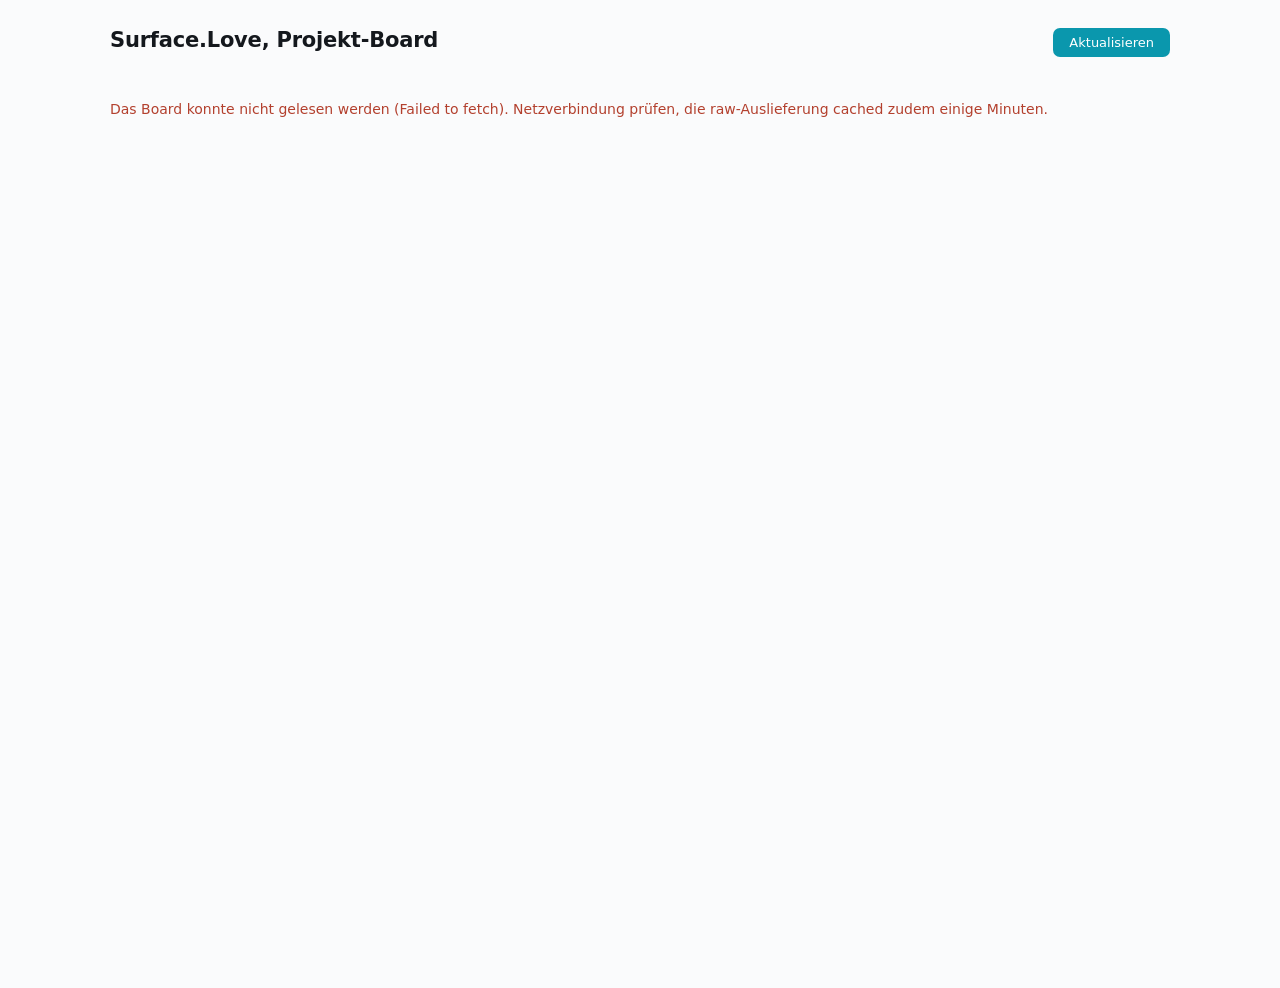
<file: board/board.html>
<!DOCTYPE html>
<html lang="de">
<head>
<meta charset="utf-8">
<meta name="viewport" content="width=device-width, initial-scale=1">
<title>Surface.Love, Projekt-Board</title>
<style>
  body { margin: 0; min-height: 100vh; background: #fafbfc; color: #14181d;
    font-family: "Segoe UI", "Segoe UI Variable", system-ui, -apple-system, sans-serif;
    padding: 28px 20px 60px; }
  .kern { max-width: 1060px; margin: 0 auto; }
  header { display: flex; align-items: baseline; gap: 14px; flex-wrap: wrap; }
  h1 { font-size: 21px; font-weight: 650; margin: 0; letter-spacing: -0.01em; }
  .stand { color: #5b6673; font-size: 13px; }
  .refresh { margin-left: auto; border: none; cursor: pointer;
    background: #0a97ad; color: #fff; font: inherit; font-size: 13px;
    padding: 7px 16px; border-radius: 7px; }
  .refresh:hover { background: #08869a; }
  .refresh:focus-visible { outline: 2px solid #14181d; outline-offset: 2px; }
  .fortschritt { margin: 18px 0 6px; }
  .fzahl { font-size: 13px; color: #5b6673; margin-bottom: 6px; }
  .fzahl b { color: #14181d; font-weight: 650; }
  .fbalken { height: 4px; background: #e6eaee; border-radius: 2px; overflow: hidden; }
  .fwert { height: 100%; background: #0a97ad; border-radius: 2px; transition: width .4s ease; }
  .spalten { display: grid; gap: 16px; margin-top: 22px;
    grid-template-columns: repeat(auto-fit, minmax(300px, 1fr)); }
  .karte { background: #fff; border: 1px solid #e6eaee; border-radius: 10px; padding: 16px 18px; }
  .karte h2 { font-size: 12px; font-weight: 650; text-transform: uppercase;
    letter-spacing: .07em; color: #5b6673; margin: 0 0 10px; }
  .karte h2 .anz { color: #14181d; margin-left: 6px; }
  ul { list-style: none; margin: 0; padding: 0; }
  .zeile { display: flex; align-items: baseline; gap: 9px; padding: 7px 0;
    border-top: 1px solid #f0f3f5; font-size: 13.5px; }
  .zeile:first-child { border-top: none; }
  .punkt { width: 8px; height: 8px; border-radius: 50%; flex: 0 0 auto; position: relative; top: -1px; }
  .zid { font-family: "Cascadia Code", Consolas, monospace; font-size: 11.5px;
    color: #8a94a0; flex: 0 0 auto; min-width: 22px; }
  .ztitel { flex: 1 1 auto; line-height: 1.45; }
  .zowner { flex: 0 0 auto; font-size: 12px; color: #5b6673; }
  .notiz { display: block; color: #7c8794; font-size: 12px; margin-top: 1px; }
  .warteauf { display: block; font-size: 12px; color: #5b6673; margin-top: 2px; }
  .warteauf b { font-weight: 600; color: #14181d; }
  .blk { color: #b3402e; font-style: normal; font-weight: 600; font-size: 12px; }
  .phasen { margin-top: 26px; }
  .phase { margin-top: 14px; }
  .phase h3 { font-size: 13.5px; font-weight: 650; margin: 0 0 4px;
    display: flex; align-items: baseline; gap: 8px; }
  .phase h3 .pf { font-size: 12px; font-weight: 400; color: #5b6673; }
  .leer { color: #7c8794; font-size: 13px; padding: 6px 0; }
  .meldung { padding: 30px 0; color: #5b6673; font-size: 14px; }
  .fehler { color: #b3402e; }
</style>
</head>
<body>
<div class="kern">
  <header>
    <h1>Surface.Love, Projekt-Board</h1>
    <span class="stand" id="stand"></span>
    <button class="refresh" id="refresh">Aktualisieren</button>
  </header>
  <div id="inhalt"><p class="meldung">Board wird geladen…</p></div>
</div>
<script>
(function () {
  var URL_BOARD = "https://raw.githubusercontent.com/desktop365/sl-shop-hub/main/board/board.json";
  var OWNER = { master: "Master-Chat", katalog: "Preislisten-Chat", design: "Design-Strang",
    code: "Claude Code", sascha: "Sascha", betrieb: "Betrieb", ziel: "Meilenstein" };
  var DOT = { erledigt: "#1f9d5b", geliefert: "#d99114", laeuft: "#d99114",
    offen: "#9aa4ae", blockiert: "#9aa4ae" };
  var inhalt = document.getElementById("inhalt");
  var standEl = document.getElementById("stand");
  var knopf = document.getElementById("refresh");

  function esc(s) {
    return String(s == null ? "" : s).replace(/[&<>"]/g, function (c) {
      return { "&": "&amp;", "<": "&lt;", ">": "&gt;", '"': "&quot;" }[c];
    });
  }
  function zeile(t, extraHtml) {
    var farbe = DOT[t.status] || "#9aa4ae";
    var blk = t.status === "blockiert" ? ' <em class="blk">blockiert</em>' : "";
    var notiz = t.notiz ? '<span class="notiz">' + esc(t.notiz) + "</span>" : "";
    return '<li class="zeile"><span class="punkt" style="background:' + farbe + '"></span>' +
      '<span class="zid">' + esc(t.id) + "</span>" +
      '<span class="ztitel">' + esc(t.titel) + blk + (extraHtml || "") + notiz + "</span>" +
      '<span class="zowner">' + esc(OWNER[t.owner] || t.owner) + "</span></li>";
  }
  function render(data) {
    var aufgaben = data.aufgaben || [];
    var byId = {};
    aufgaben.forEach(function (t) { byId[t.id] = t; });
    function offeneDeps(t) {
      var deps = Array.isArray(t.haengt_von) ? t.haengt_von : [];
      return deps.filter(function (id) { return !(byId[id] && byId[id].status === "erledigt"); });
    }
    var erledigt = aufgaben.filter(function (t) { return t.status === "erledigt"; });
    var inArbeit = aufgaben.filter(function (t) { return t.status === "laeuft" || t.status === "geliefert"; });
    var blockiert = aufgaben.filter(function (t) { return t.status === "blockiert"; });
    var jetztDran = aufgaben.filter(function (t) { return t.status === "offen" && offeneDeps(t).length === 0; });
    var wartet = aufgaben.filter(function (t) { return t.status === "offen" && offeneDeps(t).length > 0; });
    var prozent = aufgaben.length ? Math.round(erledigt.length / aufgaben.length * 100) : 0;
    var phasen = [];
    aufgaben.forEach(function (t) { if (phasen.indexOf(t.phase) < 0) phasen.push(t.phase); });

    var h = "";
    h += '<div class="fortschritt"><div class="fzahl"><b>' + prozent + "%</b> · " +
      erledigt.length + " von " + aufgaben.length + " Aufgaben erledigt · " +
      inArbeit.length + " in Arbeit · " + jetztDran.length + " startklar · " +
      wartet.length + " wartend" + (blockiert.length ? " · " + blockiert.length + " blockiert" : "") +
      '</div><div class="fbalken"><div class="fwert" style="width:' + prozent + '%"></div></div></div>';

    h += '<div class="spalten">';
    h += '<section class="karte"><h2>Jetzt dran<span class="anz">' + jetztDran.length + "</span></h2><ul>";
    h += jetztDran.length
      ? jetztDran.map(function (t) { return zeile(t); }).join("")
      : '<li class="leer">Nichts startklar, alles läuft oder wartet.</li>';
    h += "</ul></section>";
    h += '<section class="karte"><h2>In Arbeit<span class="anz">' + inArbeit.length + "</span></h2><ul>";
    h += inArbeit.length
      ? inArbeit.map(function (t) {
          var ex = t.status === "geliefert" ? '<span class="warteauf">geliefert, wartet auf Abnahme</span>' : "";
          return zeile(t, ex);
        }).join("")
      : '<li class="leer">Gerade nichts in Arbeit.</li>';
    h += "</ul></section>";
    h += '<section class="karte"><h2>Wartet<span class="anz">' + wartet.length + "</span></h2><ul>";
    h += wartet.length
      ? wartet.map(function (t) {
          var auf = offeneDeps(t).map(function (id) {
            var o = byId[id] ? " (" + esc(OWNER[byId[id].owner] || byId[id].owner) + ")" : " (unbekannt)";
            return "<b>" + esc(id) + "</b>" + o;
          }).join(", ");
          return zeile(t, '<span class="warteauf">wartet auf ' + auf + "</span>");
        }).join("")
      : '<li class="leer">Keine Aufgabe wartet.</li>';
    h += "</ul></section></div>";

    h += '<div class="phasen karte"><h2>Alle Phasen</h2>';
    phasen.forEach(function (p) {
      var liste = aufgaben.filter(function (t) { return t.phase === p; });
      var fertig = liste.filter(function (t) { return t.status === "erledigt"; }).length;
      h += '<div class="phase"><h3>' + esc(p) + '<span class="pf">' + fertig + "/" + liste.length +
        " erledigt</span></h3><ul>" + liste.map(function (t) { return zeile(t); }).join("") + "</ul></div>";
    });
    h += "</div>";
    inhalt.innerHTML = h;
    standEl.textContent = "gelesen " +
      new Date().toLocaleTimeString("de-DE", { hour: "2-digit", minute: "2-digit" }) +
      " Uhr" + (data.stand ? " · Datenstand " + data.stand : "");
  }

  function lade() {
    knopf.disabled = true;
    knopf.textContent = "Lädt…";
    fetch(URL_BOARD + "?t=" + Date.now(), { cache: "no-store" })
      .then(function (r) { if (!r.ok) throw new Error("HTTP " + r.status); return r.text(); })
      .then(function (text) { render(JSON.parse(text.replace(/^\uFEFF/, ""))); })
      .catch(function (e) {
        inhalt.innerHTML = '<p class="meldung fehler">Das Board konnte nicht gelesen werden (' +
          esc(e.message) + "). Netzverbindung prüfen, die raw-Auslieferung cached zudem einige Minuten.</p>";
      })
      .then(function () { knopf.disabled = false; knopf.textContent = "Aktualisieren"; });
  }
  knopf.addEventListener("click", lade);
  lade();
})();
</script>
</body>
</html>
</file>
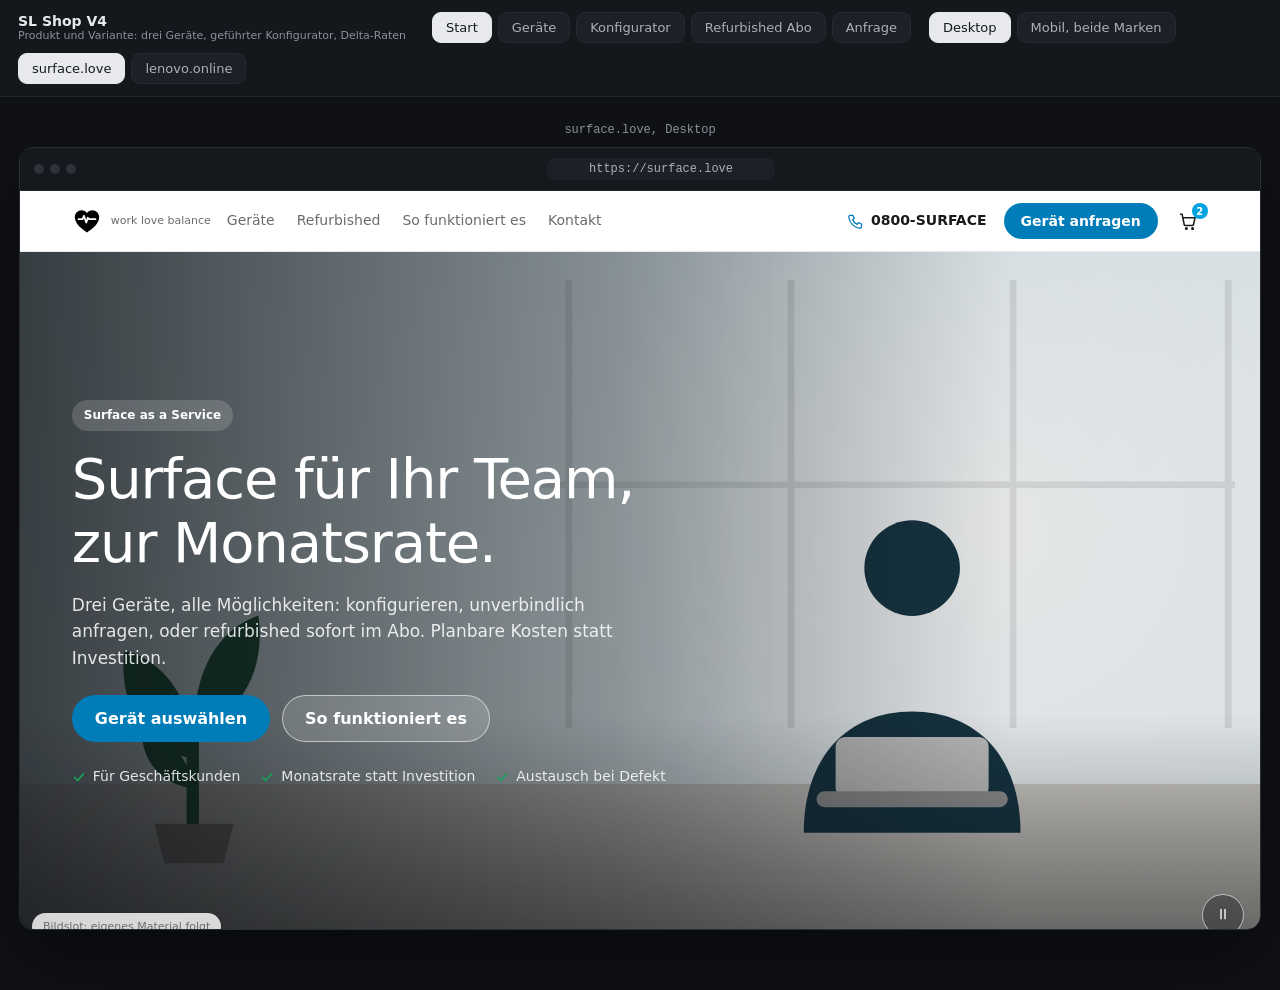
<file: brand/slshopv4-prototyp.html>
<!doctype html>
<html lang="de">
<head>
<meta charset="utf-8">
<meta name="viewport" content="width=device-width,initial-scale=1">
<title>SL Shop V4, Produkt und Variante</title>
<style>
/* ============ Token-Saetze, identisch mit tokens.surface.css / tokens.lenovo.css ============ */
[data-sf="surface"]{
  --sf-accent:#00A3E0; --sf-accent-strong:#007DB8; --sf-accent-weak:#E6F6FD;
  --sf-action:#007DB8; --sf-action-hover:#006CA0; --sf-action-ink:#FFFFFF; --sf-focus:#007DB8;
  --sf-ink:#1A1A1A; --sf-text-2:#6B6B70; --sf-surface:#FFFFFF; --sf-surface-2:#F5F6F7;
  --sf-border:#E6E7E9; --sf-border-strong:#C9CCD1; --sf-logo-ink:#000000;
  --sf-success:#1B9E5A; --sf-incoming:#B8860B; --sf-onrequest:#8A8D93;
  --sf-badge-new-bg:#F0F1F3; --sf-badge-new-ink:#3A3C40;
  --sf-badge-ref-bg:#E7F6EE; --sf-badge-ref-ink:#136F41;
  --sf-font:"Segoe UI Variable","Segoe UI",system-ui,-apple-system,BlinkMacSystemFont,Roboto,"Helvetica Neue",Arial,sans-serif;
  --sf-w-display:300; --sf-w-body:400; --sf-w-strong:600;
  --sf-text-display:clamp(2.25rem, 1.5rem + 3.8cqw, 3.5rem);
  --sf-text-h1:clamp(1.75rem, 1.4rem + 1.8cqw, 2.25rem);
  --sf-text-h2:clamp(1.375rem, 1.2rem + 0.9cqw, 1.625rem);
  --sf-text-h3:1.25rem; --sf-text-body:1.0625rem; --sf-text-small:0.875rem; --sf-text-micro:0.75rem;
  --sf-tracking-display:-0.02em; --sf-leading-tight:1.15; --sf-leading-body:1.55;
  --sf-radius:18px; --sf-radius-sm:12px; --sf-radius-btn:999px;
  --sf-shadow-card:0 1px 2px rgba(20,24,28,.06);
  --sf-shadow-float:0 12px 32px rgba(20,24,28,.14);
  --sf-ease:cubic-bezier(.2,.7,.3,1); --sf-dur-1:150ms; --sf-dur-2:260ms; --sf-dur-3:550ms; --sf-pulse:3.5s;
  --sf-tint:14%;
  --sf-space-1:4px; --sf-space-2:8px; --sf-space-3:12px; --sf-space-4:16px; --sf-space-5:24px;
  --sf-space-6:32px; --sf-space-7:48px; --sf-space-8:64px; --sf-space-9:96px;
  --sf-container:1200px; --sf-gutter:clamp(20px, 4cqw, 32px);
}
[data-sf="lenovo"]{
  --sf-accent:#D0342C; --sf-accent-strong:#A82519; --sf-accent-weak:#FBEBE8;
  --sf-action:#D0342C; --sf-action-hover:#B32A21; --sf-action-ink:#FFFFFF; --sf-focus:#A82519;
  --sf-ink:#191817; --sf-text-2:#6F6A66; --sf-surface:#FFFFFF; --sf-surface-2:#F7F5F2;
  --sf-border:#E8E4DF; --sf-border-strong:#CFC8C1; --sf-logo-ink:#A82519;
  --sf-success:#1B9E5A; --sf-incoming:#B8860B; --sf-onrequest:#8A8D93;
  --sf-badge-new-bg:#F1EEEA; --sf-badge-new-ink:#46413C;
  --sf-badge-ref-bg:#E7F6EE; --sf-badge-ref-ink:#136F41;
  --sf-font:"Inter","Segoe UI",system-ui,-apple-system,BlinkMacSystemFont,Roboto,"Helvetica Neue",Arial,sans-serif;
  --sf-w-display:600; --sf-w-body:400; --sf-w-strong:600;
  --sf-text-display:clamp(2rem, 1.4rem + 3cqw, 3rem);
  --sf-text-h1:clamp(1.625rem, 1.35rem + 1.4cqw, 2rem);
  --sf-text-h2:clamp(1.25rem, 1.1rem + 0.8cqw, 1.5rem);
  --sf-text-h3:1.125rem; --sf-text-body:1rem; --sf-text-small:0.875rem; --sf-text-micro:0.75rem;
  --sf-tracking-display:-0.01em; --sf-leading-tight:1.1; --sf-leading-body:1.5;
  --sf-radius:12px; --sf-radius-sm:8px; --sf-radius-btn:10px;
  --sf-shadow-card:0 1px 2px rgba(25,24,23,.07);
  --sf-shadow-float:0 10px 24px rgba(25,24,23,.16);
  --sf-ease:cubic-bezier(.2,.7,.3,1); --sf-dur-1:150ms; --sf-dur-2:260ms; --sf-dur-3:550ms; --sf-pulse:0s;
  --sf-tint:12%;
  --sf-space-1:4px; --sf-space-2:8px; --sf-space-3:12px; --sf-space-4:16px; --sf-space-5:24px;
  --sf-space-6:32px; --sf-space-7:48px; --sf-space-8:64px; --sf-space-9:96px;
  --sf-container:1200px; --sf-gutter:clamp(20px, 4cqw, 32px);
}
@media (prefers-reduced-motion: reduce){
  *,*::before,*::after{animation:none!important;transition:none!important}
  [data-rev]{opacity:1!important;transform:none!important}
}

/* ============ Prototyp-Chrome (nicht Teil des Designs) ============ */
body{margin:0;background:#101216;color:#E7E9EE;font-family:ui-sans-serif,system-ui,"Segoe UI",Roboto,sans-serif}
.bar{position:sticky;top:0;z-index:50;display:flex;flex-wrap:wrap;gap:10px 18px;align-items:center;
  padding:12px 18px;background:rgba(21,24,29,.92);backdrop-filter:blur(10px);border-bottom:1px solid #23262c}
.bar-title{display:flex;flex-direction:column;margin-right:8px}
.bar-title b{font-size:14px}
.bar-title span{font-size:11px;color:#8a919d}
.tabs{display:flex;gap:6px;flex-wrap:wrap;align-items:center}
.tab{padding:7px 13px;border-radius:9px;background:#1d2127;color:#aab0bb;border:1px solid #262a31;cursor:pointer;font-size:13px;font-family:inherit}
.tab:hover{color:#e7e9ee}
.tab.on{background:#e7e9ee;color:#15181d;border-color:#e7e9ee}
#stage{padding:26px 18px 60px;display:flex;gap:26px;justify-content:center;flex-wrap:wrap;align-items:flex-start}
.devlabel{font-size:12px;color:#8a919d;text-align:center;margin-bottom:10px;font-family:ui-monospace,Consolas,monospace}
.phone{width:min(394px,96vw)}
.phone .frame{border-radius:40px;border:1px solid #2a2e36;background:#07080a;padding:10px;box-shadow:0 30px 80px rgba(0,0,0,.5)}
.phone .screen{height:min(76vh,800px);border-radius:30px}
.desk{width:min(1340px,97vw)}
.desk .frame{border-radius:14px;border:1px solid #2a2e36;background:#07080a;overflow:hidden;box-shadow:0 30px 80px rgba(0,0,0,.5)}
.browserbar{display:flex;align-items:center;padding:10px 14px;background:#15181d;border-bottom:1px solid #23262c}
.wdots{display:flex;gap:6px}
.wdots i{width:10px;height:10px;border-radius:50%;background:#2c313a;display:block}
.url{margin:0 auto;background:#1d2127;border-radius:8px;padding:4px 42px;font-size:12px;color:#aab0bb;font-family:ui-monospace,Consolas,monospace}
.desk .screen{height:min(82vh,880px)}

/* ============ Shop, alles ueber var(--sf-*) ============ */
.screen{background:var(--sf-surface);color:var(--sf-ink);font-family:var(--sf-font);font-size:var(--sf-text-body);
  line-height:var(--sf-leading-body);overflow-y:auto;overflow-x:hidden;position:relative;
  container-type:inline-size;container-name:screen;-webkit-font-smoothing:antialiased;
  scrollbar-width:thin;scrollbar-color:var(--sf-border-strong) transparent}
.screen *{box-sizing:border-box}
.screen button{font-family:inherit}
.screen :focus-visible{outline:2px solid var(--sf-focus);outline-offset:2px}
.wrap{max-width:var(--sf-container);margin:0 auto;padding-left:var(--sf-gutter);padding-right:var(--sf-gutter)}
.hide{display:none!important}

.display{font-size:var(--sf-text-display);font-weight:var(--sf-w-display);letter-spacing:var(--sf-tracking-display);line-height:var(--sf-leading-tight);margin:0 0 var(--sf-space-4)}
.h1{font-size:var(--sf-text-h1);font-weight:var(--sf-w-display);letter-spacing:var(--sf-tracking-display);line-height:var(--sf-leading-tight);margin:0 0 var(--sf-space-3)}
.h2{font-size:var(--sf-text-h2);font-weight:var(--sf-w-display);letter-spacing:var(--sf-tracking-display);line-height:1.2;margin:0 0 var(--sf-space-4)}
.sub{color:var(--sf-text-2);margin:0 0 var(--sf-space-5);max-width:34rem}
.sub2{color:var(--sf-text-2);margin:4px 0 0;font-size:var(--sf-text-small)}
.micro{color:var(--sf-text-2);font-size:var(--sf-text-micro);margin-top:10px}
.center{text-align:center}

/* Erscheinen beim Scrollen */
[data-rev]{opacity:0;transform:translateY(16px);transition:opacity var(--sf-dur-3) var(--sf-ease) var(--d,0s),transform var(--sf-dur-3) var(--sf-ease) var(--d,0s)}
[data-rev].in{opacity:1;transform:none}
.fx{animation:fadeUp .55s var(--sf-ease) both}
.fx2{animation-delay:.08s}.fx3{animation-delay:.16s}.fx4{animation-delay:.24s}
@keyframes fadeUp{from{opacity:0;transform:translateY(10px)}to{opacity:1;transform:none}}

/* Header */
.hdr{position:sticky;top:0;z-index:6;background:color-mix(in srgb,var(--sf-surface) 86%,transparent);backdrop-filter:blur(12px);border-bottom:1px solid var(--sf-border)}
.hdr-in{display:flex;align-items:center;gap:16px;height:60px}
.logo{display:inline-flex;align-items:center;color:var(--sf-logo-ink);cursor:pointer}
.slogan{font-size:11px;color:var(--sf-text-2);margin-left:9px}
.nav{display:none;gap:22px;font-size:var(--sf-text-small);color:var(--sf-text-2)}
.nav span{cursor:pointer}
.nav span:hover{color:var(--sf-ink)}
.hdr-cta{margin-left:auto;display:flex;gap:10px;align-items:center}
.iconbtn{position:relative;background:none;border:0;color:var(--sf-ink);width:40px;height:40px;display:grid;place-items:center;border-radius:var(--sf-radius-sm);cursor:pointer}
.iconbtn:hover{background:var(--sf-surface-2)}
.count{position:absolute;top:2px;right:0;background:var(--sf-accent);color:#fff;font-size:10px;font-weight:600;min-width:16px;height:16px;border-radius:999px;display:grid;place-items:center;padding:0 4px}
.phone-l{display:none;align-items:center;gap:7px;font-weight:600;font-size:var(--sf-text-small);color:var(--sf-ink);text-decoration:none}
.phone-l svg{color:var(--sf-accent-strong)}
.ph-r{display:inline-block;max-width:0;overflow:hidden;white-space:nowrap;color:var(--sf-text-2);font-weight:400;transition:max-width .35s var(--sf-ease),margin-left .35s var(--sf-ease)}
.phone-l:hover .ph-r,.phone-l:focus-visible .ph-r{max-width:130px;margin-left:6px}
.btn.sm{padding:9px 16px;font-size:var(--sf-text-small)}
.hdr-go{display:none}
@container screen (min-width:760px){.nav{display:flex}.only-m{display:none}.phone-l{display:inline-flex}}
@container screen (min-width:900px){.hdr-go{display:inline-flex}}

/* Herz */
.heart{animation:beat var(--sf-pulse,0s) var(--sf-ease) infinite;transform-origin:50% 55%}
.logo:hover .heart{animation:beat .7s var(--sf-ease) 1}
@keyframes beat{0%{transform:scale(1)}5%{transform:scale(1.09)}10%{transform:scale(1)}15%{transform:scale(1.06)}22%,100%{transform:scale(1)}}

/* Buttons und Links */
.btn{font-weight:var(--sf-w-strong);font-size:1rem;border-radius:var(--sf-radius-btn);padding:13px 22px;border:1px solid transparent;cursor:pointer;display:inline-flex;align-items:center;justify-content:center;gap:8px;transition:background var(--sf-dur-1) var(--sf-ease),transform var(--sf-dur-1) var(--sf-ease)}
.btn.primary{background:var(--sf-action);color:var(--sf-action-ink)}
.btn.primary:hover{background:var(--sf-action-hover)}
.btn.primary:active{transform:translateY(1px)}
.btn.secondary{background:transparent;color:var(--sf-ink);border-color:var(--sf-border-strong)}
.btn.secondary:hover{background:var(--sf-surface-2)}
.btn.ghostw{background:rgba(255,255,255,.14);color:#fff;border-color:rgba(255,255,255,.55);backdrop-filter:blur(6px)}
.btn.ghostw:hover{background:rgba(255,255,255,.24)}
.btn.block{width:100%;margin-top:var(--sf-space-4)}
.linkacc{color:var(--sf-accent-strong);font-weight:600;font-size:var(--sf-text-small);display:inline-flex;align-items:center;gap:6px;cursor:pointer}
.linkacc:hover{text-decoration:underline}
.linkacc svg{transition:transform var(--sf-dur-1) var(--sf-ease)}
.linkacc:hover svg{transform:translateX(3px)}

/* Szenen, die Bildslots fuer Lifestyle-Medien */
.scene{position:relative;overflow:hidden;background:linear-gradient(135deg,color-mix(in srgb,var(--sf-accent) var(--sf-tint),#F3F1ED),color-mix(in srgb,var(--sf-accent) 5%,#FFFFFF) 72%)}
.scene-art{position:absolute;inset:0}
.scene-art.kb{animation:kb 26s ease-in-out infinite alternate;transform-origin:60% 40%}
@keyframes kb{from{transform:scale(1)}to{transform:scale(1.06) translate(-1.2%,-.8%)}}
.sc-light{position:absolute;top:-30%;right:-18%;width:78%;aspect-ratio:1;border-radius:50%;background:radial-gradient(circle,rgba(255,255,255,.95),rgba(255,255,255,0) 62%)}
.sc-desk{position:absolute;left:0;right:0;bottom:0;height:24%;background:linear-gradient(180deg,color-mix(in srgb,var(--sf-ink) 9%,#EBE8E2),color-mix(in srgb,var(--sf-ink) 20%,#DFDBD3))}
.sc-window{position:absolute;top:4%;right:2%;width:56%;height:64%;opacity:.45}
.sc-window path{stroke:color-mix(in srgb,var(--sf-ink) 22%,transparent);stroke-width:2;fill:none}
.sc-plant{position:absolute;left:4%;bottom:12%;width:20%}
.sc-plant .leaf{fill:color-mix(in srgb,var(--sf-success) 45%,var(--sf-ink))}
.sc-plant .stem{fill:color-mix(in srgb,var(--sf-ink) 55%,var(--sf-success))}
.sc-plant .pot{fill:color-mix(in srgb,var(--sf-ink) 35%,#C9C2B8)}
.sc-person{position:absolute}
.sc-person .body{fill:color-mix(in srgb,var(--sf-ink) 80%,var(--sf-accent))}
.sc-person .lap{fill:color-mix(in srgb,#FFFFFF 78%,var(--sf-ink))}
.sc-person .lap2{fill:color-mix(in srgb,#FFFFFF 55%,var(--sf-ink))}
.sc-table{position:absolute;left:16%;right:16%;bottom:9%;height:11%;border-radius:50%;background:color-mix(in srgb,#FFFFFF 68%,var(--sf-ink))}
.sc-cup{position:absolute;width:7%;aspect-ratio:1;border-radius:50%;background:color-mix(in srgb,var(--sf-ink) 55%,#BFB8AC)}
.sc-note{position:absolute;width:16%;height:5%;border-radius:3px;background:color-mix(in srgb,#FFFFFF 85%,var(--sf-ink));box-shadow:0 1px 0 rgba(0,0,0,.08)}
.sc-mockwrap{position:absolute;left:0;right:0;bottom:12%;display:flex;justify-content:center}
.sc-grain{position:absolute;inset:0;pointer-events:none;opacity:.16;mix-blend-mode:overlay;background-image:url("data:image/svg+xml,%3Csvg xmlns='http://www.w3.org/2000/svg' width='140' height='140'%3E%3Cfilter id='n'%3E%3CfeTurbulence type='fractalNoise' baseFrequency='0.85' numOctaves='2'/%3E%3C/filter%3E%3Crect width='140' height='140' filter='url(%23n)' opacity='0.55'/%3E%3C/svg%3E")}
.sc-tag{position:absolute;left:12px;bottom:12px;z-index:3;background:rgba(255,255,255,.82);backdrop-filter:blur(6px);border-radius:var(--sf-radius-btn);padding:5px 11px;font-size:11px;color:var(--sf-text-2)}
.sc-hero .sc-person{right:10%;bottom:17%;width:36%}
.sc-team .sc-person.p1{right:13%;bottom:19%;width:30%}
.sc-team .sc-person.p2{left:13%;bottom:19%;width:30%;transform:scaleX(-1)}
.sc-focus .sc-cup{right:14%;bottom:16%}
.sc-focus .sc-note{left:12%;bottom:15%;transform:rotate(-4deg)}
.sc-focus .sc-mockwrap .mock{width:52%;max-width:none}
.sc-detail .sc-mockwrap{bottom:4%;left:-8%;right:-8%}
.sc-detail .sc-mockwrap .mock{width:86%;max-width:none}

/* Video- und Bildslots */
.vslot{position:relative;overflow:hidden;background:#0E1116}
.vslot video,.vslot .vposter{position:absolute;inset:0;width:100%;height:100%;object-fit:cover}
.vslot .scene{position:absolute;inset:0;border:0;border-radius:0}
.vctl{position:absolute;right:16px;bottom:16px;z-index:4;width:42px;height:42px;border-radius:50%;border:1px solid rgba(255,255,255,.6);background:rgba(10,14,18,.35);backdrop-filter:blur(8px);color:#fff;display:grid;place-items:center;cursor:pointer}
.vctl:hover{background:rgba(10,14,18,.55)}
.vctl .ic-play{display:none}
.vctl.paused .ic-pause{display:none}
.vctl.paused .ic-play{display:block}

/* Hero mit Video */
.vhero{position:relative;min-height:clamp(500px,62cqw,700px);display:flex;align-items:center;overflow:hidden}
.vhero>.vslot{position:absolute;inset:0}
.vhero .scrim{position:absolute;inset:0;background:linear-gradient(90deg,rgba(10,13,17,.78) 0%,rgba(10,13,17,.42) 48%,rgba(10,13,17,.10) 80%),linear-gradient(0deg,rgba(10,13,17,.45),transparent 34%)}
.vhero-in{position:relative;z-index:2;width:100%;padding-top:var(--sf-space-7);padding-bottom:var(--sf-space-8)}
.vhero .display{color:#fff;max-width:16ch}
.vhero .sub{color:rgba(255,255,255,.86)}
.vhero .trust{color:rgba(255,255,255,.85)}
.eyebrow{display:inline-block;background:var(--sf-accent-weak);color:var(--sf-accent-strong);font-size:var(--sf-text-micro);font-weight:600;border-radius:var(--sf-radius-btn);padding:6px 12px;margin-bottom:var(--sf-space-4)}
.eyebrow.inv{background:rgba(255,255,255,.16);color:#fff;backdrop-filter:blur(6px)}
.cta-row{display:flex;flex-wrap:wrap;gap:12px;margin-bottom:var(--sf-space-5)}
.trust{display:flex;gap:8px 20px;flex-wrap:wrap;color:var(--sf-text-2);font-size:var(--sf-text-small)}
.trust span{display:inline-flex;align-items:center;gap:7px}
.trust svg{color:var(--sf-success)}

/* Geraete-Attrappe */
.mock{width:64%;max-width:230px;margin:auto}
.mock-screen{aspect-ratio:16/10;border-radius:10px 10px 3px 3px;background:linear-gradient(145deg,color-mix(in srgb,var(--sf-accent) 30%,#232830),#101318);border:3px solid #1a1e24;border-bottom-width:7px}
.mock-base{height:6px;background:linear-gradient(#dcdfe4,#b7bcc4);border-radius:2px 2px 7px 7px;margin:0 -5%}

/* Sektionen und Karten */
.sect{padding-bottom:var(--sf-space-7)}
.sect-head{display:flex;align-items:baseline;justify-content:space-between;gap:12px;margin-bottom:var(--sf-space-4)}
.sect-head .h2{margin:0}
.sect-top{padding-top:var(--sf-space-7)}
.grid{display:grid;gap:14px}
.g3{grid-template-columns:1fr}
@container screen (min-width:560px){.g3{grid-template-columns:repeat(3,1fr)}}
.pcard{border:1px solid var(--sf-border);border-radius:var(--sf-radius);background:var(--sf-surface);overflow:hidden;display:flex;flex-direction:column;cursor:pointer;transition:box-shadow var(--sf-dur-2) var(--sf-ease)}
.pcard:hover{box-shadow:var(--sf-shadow-float)}
.pmedia{aspect-ratio:4/3;background:var(--sf-surface-2);position:relative;display:grid;place-items:center;overflow:hidden}
.pmedia .scene{position:absolute;inset:0;border:0;border-radius:0}
.pmedia .mock,.pcard .scene-art{transition:transform var(--sf-dur-2) var(--sf-ease)}
.pcard:hover .pmedia .mock{transform:translateY(-3px) scale(1.03)}
.pcard:hover .scene-art{transform:scale(1.04)}
.badge{position:absolute;top:12px;left:12px;z-index:2;font-size:12px;font-weight:600;padding:4px 11px;border-radius:var(--sf-radius-btn)}
.badge.new{background:var(--sf-badge-new-bg);color:var(--sf-badge-new-ink)}
.badge.ref{background:var(--sf-badge-ref-bg);color:var(--sf-badge-ref-ink)}
.badge.stat{position:static;display:inline-block;margin-bottom:12px}
.pbody{padding:14px 16px 16px;display:flex;flex-direction:column;gap:5px;flex:1}
.pname{font-weight:600}
.pspec{font-size:var(--sf-text-small);color:var(--sf-text-2)}
.dot{width:8px;height:8px;border-radius:50%;flex:none;background:var(--sf-onrequest)}
.dot.ok{background:var(--sf-success)}
.prate{margin-top:auto;display:flex;align-items:baseline;gap:7px;padding-top:8px}
.prate b{color:var(--sf-accent-strong);font-size:1.2rem;font-weight:600;font-variant-numeric:tabular-nums}
.psub{font-size:var(--sf-text-micro);color:var(--sf-text-2)}
.fam .linkacc{margin-top:8px}
.lane{border:1px solid var(--sf-border);border-radius:var(--sf-radius);padding:22px;background:var(--sf-surface)}
.lane h3{margin:0 0 6px;font-size:var(--sf-text-h3);font-weight:600}
.lane p{margin:0 0 12px;color:var(--sf-text-2);font-size:var(--sf-text-small)}

/* Video-Karten (Hochformat) */
.vcards{display:grid;gap:14px;grid-template-columns:1fr 1fr}
@container screen (min-width:1020px){.vcards{grid-template-columns:repeat(4,1fr)}}
.vcard-media{aspect-ratio:4/5;border-radius:var(--sf-radius);border:1px solid var(--sf-border)}
.vcard h3{margin:12px 0 4px;font-size:1rem;font-weight:600}
.vcard p{margin:0;font-size:var(--sf-text-small);color:var(--sf-text-2)}

/* Video-Akkordeon */
.acc{display:grid;gap:var(--sf-space-5)}
@container screen (min-width:760px){.acc{grid-template-columns:1.05fr .95fr;align-items:center;gap:var(--sf-space-7)}}
.acc-stage{position:relative;aspect-ratio:5/4;border-radius:var(--sf-radius);overflow:hidden;border:1px solid var(--sf-border)}
.acc-layer{position:absolute;inset:0;opacity:0;transition:opacity .45s var(--sf-ease)}
.acc-layer.on{opacity:1}
.acc-layer .vslot{position:absolute;inset:0}
.acc-list{display:flex;flex-direction:column;gap:6px}
.acc-item{display:block;width:100%;text-align:left;background:none;border:0;border-left:2px solid var(--sf-border);padding:12px 16px;cursor:pointer;color:var(--sf-text-2);transition:border-color var(--sf-dur-1) var(--sf-ease)}
.acc-item b{display:block;color:var(--sf-ink);font-size:1.05rem;font-weight:600;margin-bottom:2px}
.acc-item span{font-size:var(--sf-text-small);display:none}
.acc-item:hover{border-left-color:var(--sf-border-strong)}
.acc-item.on{border-left-color:var(--sf-ink)}
.acc-item.on span{display:block}

/* Vorteils-Kacheln */
.tiles{display:grid;gap:14px}
@container screen (min-width:560px){.tiles{grid-template-columns:repeat(2,1fr)}}
@container screen (min-width:1020px){.tiles{grid-template-columns:repeat(4,1fr)}}
.tile{border:1px solid var(--sf-border);border-radius:var(--sf-radius);padding:20px;background:var(--sf-surface)}
.tile-ico{width:44px;height:44px;border-radius:50%;background:var(--sf-accent-weak);color:var(--sf-accent-strong);display:grid;place-items:center;margin-bottom:12px}
.tile h3{margin:0 0 6px;font-size:1rem;font-weight:600}
.tile p{margin:0;font-size:var(--sf-text-small);color:var(--sf-text-2)}

/* Spotlight */
.spot{background:var(--sf-surface-2);padding:var(--sf-space-7) 0;margin-bottom:var(--sf-space-7);text-align:center}
.spot .mock{width:min(380px,72%)}
.spot .h2{margin-top:var(--sf-space-5)}
.spot-rate{display:flex;justify-content:center;align-items:baseline;gap:8px;margin:4px 0 var(--sf-space-5)}
.spot-rate b{font-size:1.6rem;color:var(--sf-accent-strong);font-weight:600;font-variant-numeric:tabular-nums}
.spot-rate span{color:var(--sf-text-2);font-size:var(--sf-text-small)}

/* Zitat */
.quote{text-align:center;padding-top:var(--sf-space-2)}
.q{font-size:var(--sf-text-h2);font-weight:var(--sf-w-display);letter-spacing:var(--sf-tracking-display);max-width:28ch;margin:0 auto 10px;line-height:1.3}
.qa{display:block;color:var(--sf-text-2);font-size:var(--sf-text-small)}

/* Split-Sektionen */
.split{display:grid;gap:var(--sf-space-5);align-items:center}
@container screen (min-width:760px){.split{grid-template-columns:1fr 1fr;gap:var(--sf-space-7)}}
.split .scene,.split .vslot{aspect-ratio:4/3;border-radius:var(--sf-radius);border:1px solid var(--sf-border)}
.split-rate{display:flex;align-items:baseline;gap:8px;margin:var(--sf-space-4) 0}
.split-rate b{font-size:1.5rem;color:var(--sf-accent-strong);font-weight:600;font-variant-numeric:tabular-nums}
.benefits{list-style:none;margin:0;padding:0;display:flex;flex-direction:column;gap:10px;color:var(--sf-text-2);font-size:var(--sf-text-small)}
.benefits li{display:flex;align-items:center;gap:9px}
.benefits svg{color:var(--sf-success);flex:none}

/* Seitenkopf und Vergleich */
.page-head{padding:var(--sf-space-5) 0 var(--sf-space-4)}
.page-head .h1{margin-bottom:0}
.cmpwrap{overflow-x:auto}
.cmp{display:grid;grid-template-columns:minmax(96px,120px) repeat(3,minmax(150px,1fr));min-width:580px;border:1px solid var(--sf-border);border-radius:var(--sf-radius);overflow:hidden;background:var(--sf-surface)}
.cmp-c{padding:12px 14px;font-size:var(--sf-text-small);border-top:1px solid var(--sf-border)}
.cmp-c:nth-child(-n+4){border-top:0}
.cmp-h{font-weight:600}
.cmp-l{color:var(--sf-text-2)}
.cmprate{color:var(--sf-accent-strong);font-weight:600;font-variant-numeric:tabular-nums}

/* Segmente */
.seg{display:inline-flex;background:var(--sf-surface-2);border-radius:var(--sf-radius-btn);padding:4px;gap:2px;max-width:100%}
.seg button{border:0;background:transparent;padding:9px 14px;border-radius:calc(var(--sf-radius-btn) - 3px);font-size:var(--sf-text-small);color:var(--sf-text-2);cursor:pointer;white-space:nowrap}
.seg button.active{background:var(--sf-surface);color:var(--sf-ink);font-weight:600;box-shadow:var(--sf-shadow-card)}
.cfg-famrow{padding:14px 0 2px;overflow-x:auto;scrollbar-width:none}

/* Konfigurator */
.crumb{padding:var(--sf-space-4) 0 0;color:var(--sf-text-2);font-size:var(--sf-text-small);display:flex;align-items:center;gap:7px;cursor:pointer;width:max-content}
.crumb:hover{color:var(--sf-ink)}
.crumb svg{transform:rotate(180deg)}
.cfgwrap{display:grid;gap:var(--sf-space-5);padding:var(--sf-space-3) 0 var(--sf-space-7)}
@container screen (min-width:760px){.cfgwrap{grid-template-columns:.95fr 1.05fr;gap:var(--sf-space-7)}.cfg-media{position:sticky;top:76px;align-self:start}}
.cfg-stage{position:relative;aspect-ratio:4/3;background:var(--sf-surface-2);border:1px solid var(--sf-border);border-radius:var(--sf-radius);display:grid;place-items:center;overflow:hidden}
.cfg-stage .mock{width:min(320px,64%)}
.cfg-stage .mock-base{background:linear-gradient(color-mix(in srgb,var(--devc,#C9CCD1) 45%,#fff),var(--devc,#B7BCC4))}
.cfg-meta{margin-top:10px;font-size:var(--sf-text-small);color:var(--sf-text-2)}
.cfg-meta b{color:var(--sf-ink);font-weight:600}
.conf-label{font-size:var(--sf-text-small);font-weight:600;margin:var(--sf-space-4) 0 8px}
.optrow{display:grid;gap:10px;grid-template-columns:repeat(auto-fit,minmax(120px,1fr))}
.optcard{border:1px solid var(--sf-border-strong);border-radius:var(--sf-radius-sm);background:var(--sf-surface);padding:12px 14px;text-align:left;cursor:pointer;display:flex;flex-direction:column;gap:2px}
.optcard b{font-size:1.05rem;font-weight:600}
.optcard .os{font-size:var(--sf-text-micro);color:var(--sf-text-2)}
.optcard .od{font-size:var(--sf-text-micro);color:var(--sf-text-2);font-variant-numeric:tabular-nums;min-height:1em}
.optcard.active{border-color:var(--sf-ink);box-shadow:inset 0 0 0 1px var(--sf-ink)}
.swatches{display:flex;gap:10px;align-items:center;flex-wrap:wrap}
.swatch{width:34px;height:34px;border-radius:50%;border:2px solid var(--sf-border);cursor:pointer;padding:0}
.swatch.active{border-color:var(--sf-ink);box-shadow:inset 0 0 0 2px var(--sf-surface)}
.sw-name{font-size:var(--sf-text-small);color:var(--sf-text-2);margin-left:4px}
.sw-name b{color:var(--sf-ink);font-weight:600}
.tiercards{display:flex;flex-direction:column;gap:10px}
.tiercard{border:1px solid var(--sf-border-strong);border-radius:var(--sf-radius-sm);background:var(--sf-surface);padding:14px 16px;text-align:left;cursor:pointer;display:block;width:100%}
.tiercard.active{border-color:var(--sf-ink);box-shadow:inset 0 0 0 1px var(--sf-ink)}
.tc-top{display:flex;align-items:baseline;gap:8px}
.tc-top b{font-weight:600}
.tc-top .od{margin-left:auto;font-size:var(--sf-text-small);color:var(--sf-text-2);font-variant-numeric:tabular-nums}
.pop{font-size:10px;font-weight:600;background:var(--sf-accent-weak);color:var(--sf-accent-strong);border-radius:var(--sf-radius-btn);padding:2px 8px}
.tc-spec{display:block;font-size:var(--sf-text-small);color:var(--sf-ink);margin-top:2px}
.tc-rec{display:block;font-size:var(--sf-text-micro);color:var(--sf-text-2);margin-top:2px}
.qty{display:inline-flex;align-items:center;border:1px solid var(--sf-border-strong);border-radius:var(--sf-radius-btn)}
.qty button{width:32px;height:32px;border:0;background:none;font-size:15px;cursor:pointer;color:var(--sf-ink);border-radius:var(--sf-radius-btn)}
.qty button:hover{background:var(--sf-surface-2)}
.qv{min-width:26px;text-align:center;font-size:var(--sf-text-small);font-weight:600}
.addons{display:flex;flex-direction:column;gap:10px}
.addon{display:flex;justify-content:space-between;gap:12px;border:1px solid var(--sf-border);border-radius:var(--sf-radius-sm);padding:12px 14px;cursor:pointer;align-items:center;background:var(--sf-surface)}
.addon.active{border-color:var(--sf-ink);box-shadow:inset 0 0 0 1px var(--sf-ink)}
.ad-t b{font-size:var(--sf-text-small);font-weight:600;display:block}
.ad-t span{font-size:var(--sf-text-micro);color:var(--sf-text-2)}
.ad-r{display:flex;align-items:center;gap:12px;flex:none}
.ad-rate{font-size:var(--sf-text-small);font-variant-numeric:tabular-nums}
.addon.active .ad-rate{font-weight:600}
.ad-btn{font-size:var(--sf-text-small);font-weight:600;color:var(--sf-accent-strong)}

/* Ratenfeld */
.ratebox{position:relative;border:1px solid var(--sf-border);background:var(--sf-surface-2);border-radius:var(--sf-radius);padding:20px;margin-top:var(--sf-space-5)}
.ratebox.flash{animation:ring .55s var(--sf-ease)}
@keyframes ring{0%{box-shadow:0 0 0 0 color-mix(in srgb,var(--sf-accent) 40%,transparent)}100%{box-shadow:0 0 0 16px transparent}}
.rb-line{display:flex;justify-content:space-between;gap:12px;font-size:var(--sf-text-small);color:var(--sf-text-2);margin-bottom:4px}
.rb-line b{color:var(--sf-ink);font-variant-numeric:tabular-nums;font-weight:600}
.rate-line{display:flex;align-items:baseline;gap:9px;margin-top:8px}
.rate-big{font-size:2rem;font-weight:600;color:var(--sf-accent-strong);font-variant-numeric:tabular-nums;letter-spacing:-0.01em}
.rate-per{color:var(--sf-text-2);font-size:var(--sf-text-small)}
.rate-gross{font-size:var(--sf-text-micro);color:var(--sf-text-2);margin-top:2px}
.rate-gross b{font-weight:600;font-variant-numeric:tabular-nums}
.rate-sub{color:var(--sf-text-2);font-size:var(--sf-text-small);margin-top:6px}
.incl{list-style:none;margin:16px 0 0;padding:14px 0 0;border-top:1px solid var(--sf-border);display:flex;flex-direction:column;gap:8px;font-size:var(--sf-text-small);color:var(--sf-text-2)}
.incl li{display:flex;gap:9px;align-items:center}
.incl svg{color:var(--sf-success);flex:none}
.incl .last{font-weight:600;color:var(--sf-ink)}
.xref{margin-top:16px;font-size:var(--sf-text-small);color:var(--sf-text-2)}

/* Raten-Dock (Konfigurator und Abo, mobil) */
.cartdock{position:sticky;bottom:0;z-index:7;margin:0;background:var(--sf-ink);color:#fff;border-radius:var(--sf-radius-btn) var(--sf-radius-btn) 0 0;padding:10px 10px calc(10px + env(safe-area-inset-bottom)) 20px;display:flex;align-items:center;justify-content:space-between;gap:12px;box-shadow:var(--sf-shadow-float)}
.dock-rate{display:flex;flex-direction:column;line-height:1.25}
.dock-rate b{font-size:1.1rem;font-variant-numeric:tabular-nums}
.dock-rate span{font-size:var(--sf-text-micro);color:rgba(255,255,255,.7)}
.cartdock .btn{padding:11px 18px;font-size:var(--sf-text-small)}
@container screen (min-width:760px){.cartdock{display:none}}

/* Mobile Bottom-Bar (Start, Geraete) */
.mobilebar{position:sticky;bottom:0;z-index:7;display:flex;align-items:center;gap:10px;padding:10px var(--sf-gutter) calc(10px + env(safe-area-inset-bottom));background:color-mix(in srgb,var(--sf-surface) 90%,transparent);backdrop-filter:blur(12px);border-top:1px solid var(--sf-border)}
.mobilebar .btn{flex:1;padding:12px 16px}
.mb-phone{display:flex;flex-direction:column;align-items:center;justify-content:center;gap:2px;min-width:64px;height:46px;border-radius:var(--sf-radius-sm);border:1px solid var(--sf-border-strong);color:var(--sf-ink);text-decoration:none;font-size:9px;font-weight:600}
.mb-phone svg{color:var(--sf-accent-strong)}
.mb-cart{border:1px solid var(--sf-border-strong);width:46px;height:46px}
@container screen (min-width:760px){.mobilebar{display:none}}

/* Schritt-Indikator */
.steps{display:flex;align-items:center;gap:8px;padding:var(--sf-space-5) 0 var(--sf-space-3);font-size:var(--sf-text-micro);color:var(--sf-text-2)}
.step{display:flex;align-items:center;gap:7px;flex:none}
.step .n{width:26px;height:26px;border-radius:50%;display:grid;place-items:center;border:1.5px solid var(--sf-border-strong);font-weight:600;background:var(--sf-surface);color:var(--sf-text-2)}
.step.done .n{border-color:var(--sf-ink);color:var(--sf-ink)}
.step.done{cursor:pointer}
.step.active .n{background:var(--sf-accent);border-color:var(--sf-accent);color:#fff}
.step.active{color:var(--sf-ink);font-weight:600}
.step .lb{display:none}
.step.active .lb{display:inline}
.step-line{flex:1;height:1px;background:var(--sf-border);min-width:10px}
@container screen (min-width:760px){.step .lb{display:inline}.steps{font-size:var(--sf-text-small)}}

/* Anfrage */
.aq{display:grid;gap:var(--sf-space-5);padding-bottom:var(--sf-space-7)}
@container screen (min-width:900px){.aq{grid-template-columns:1.15fr .85fr;align-items:start}.aq-side{position:sticky;top:76px}}
.panel{border:1px solid var(--sf-border);border-radius:var(--sf-radius);padding:20px;background:var(--sf-surface)}
.cline{display:flex;gap:14px;padding:14px 0;border-bottom:1px solid var(--sf-border)}
.cthumb{width:76px;aspect-ratio:1;background:var(--sf-surface-2);border-radius:var(--sf-radius-sm);flex:none;display:grid;place-items:center;overflow:hidden}
.cinfo{flex:1;display:flex;flex-direction:column;gap:3px}
.cinfo b{font-size:var(--sf-text-small)}
.cctl{display:flex;align-items:center;justify-content:space-between;gap:10px;margin-top:6px}
.crate{font-size:var(--sf-text-small);color:var(--sf-text-2)}
.crate b{color:var(--sf-ink);font-variant-numeric:tabular-nums}
.csum{display:flex;align-items:baseline;justify-content:space-between;padding-top:var(--sf-space-4)}
.cart-total{font-size:1.4rem;font-weight:600;color:var(--sf-accent-strong);font-variant-numeric:tabular-nums}
.field{display:block;margin-bottom:14px}
.field>span{display:block;font-size:var(--sf-text-small);font-weight:600;margin-bottom:6px}
.field .opt{font-weight:400;color:var(--sf-text-2)}
.field input{width:100%;border:1px solid var(--sf-border-strong);border-radius:var(--sf-radius-sm);padding:12px 14px;font:inherit;background:var(--sf-surface);color:var(--sf-ink)}
.frow{display:grid;gap:0 12px}
@container screen (min-width:560px){.frow{grid-template-columns:1fr 1fr}}
.check{display:flex;gap:10px;font-size:var(--sf-text-micro);color:var(--sf-text-2);align-items:flex-start;line-height:1.5;margin-top:4px}
.check input{margin-top:2px;accent-color:var(--sf-action)}
.confirm{text-align:center;padding:var(--sf-space-4) 0}
.confirm-ico{width:52px;height:52px;border-radius:50%;background:var(--sf-badge-ref-bg);color:var(--sf-badge-ref-ink);display:grid;place-items:center;margin:0 auto var(--sf-space-4)}
.confirm p{margin:6px 0}

/* Footer */
.ftr{border-top:1px solid var(--sf-border);padding:var(--sf-space-6) 0 var(--sf-space-5);color:var(--sf-text-2);font-size:var(--sf-text-small);background:var(--sf-surface-2)}
.ftr-grid{display:grid;gap:var(--sf-space-5)}
@container screen (min-width:760px){.ftr-grid{grid-template-columns:1.2fr 1fr 1fr}}
.ftr-note{margin:12px 0 0;max-width:26rem}
.ftr-contact{display:flex;align-items:center;gap:8px;margin-top:14px;color:var(--sf-ink);font-weight:600;flex-wrap:wrap}
.ftr-contact svg{color:var(--sf-accent-strong)}
.ftr-contact .sep{width:4px;height:4px;border-radius:50%;background:var(--sf-border-strong)}
.ftr-col{display:flex;flex-direction:column;gap:9px}
.ftr-col b{color:var(--sf-ink);font-weight:600;margin-bottom:2px}
.ftr-col span{cursor:pointer}
.ftr-col span:hover{color:var(--sf-ink)}
.ftr-base{display:flex;flex-wrap:wrap;gap:6px 20px;justify-content:space-between;margin-top:var(--sf-space-6);padding-top:var(--sf-space-4);border-top:1px solid var(--sf-border);font-size:var(--sf-text-micro)}
</style>
</head>
<body>

<div class="bar">
  <div class="bar-title"><b>SL Shop V4</b><span>Produkt und Variante: drei Geräte, geführter Konfigurator, Delta-Raten</span></div>
  <div class="tabs" id="tabs">
    <button class="tab" data-s="start">Start</button>
    <button class="tab" data-s="geraete">Geräte</button>
    <button class="tab" data-s="konfigurator">Konfigurator</button>
    <button class="tab" data-s="abo">Refurbished Abo</button>
    <button class="tab" data-s="anfrage">Anfrage</button>
  </div>
  <div class="tabs" id="views">
    <button class="tab" data-v="desktop">Desktop</button>
    <button class="tab" data-v="mobile">Mobil, beide Marken</button>
  </div>
  <div class="tabs" id="brandsel">
    <button class="tab" data-b="surface">surface.love</button>
    <button class="tab" data-b="lenovo">lenovo.online</button>
  </div>
</div>
<div id="stage"></div>

<script>
"use strict";
/* ---------- Helfer und Icons ---------- */
var REDUCE = window.matchMedia && window.matchMedia("(prefers-reduced-motion: reduce)").matches;
var fmt = function(v){ return v.toFixed(2).replace(".", ","); };
var round10 = function(v){ return Math.round(v * 10) / 10; };
var dfmt = function(d){ if (Math.abs(d) < 0.005) return ""; return (d > 0 ? "+ " : "\u2212 ") + fmt(Math.abs(d)) + " €"; };
var icoCheck = '<svg viewBox="0 0 16 16" width="14" height="14" aria-hidden="true"><path fill="none" stroke="currentColor" stroke-width="2" stroke-linecap="round" stroke-linejoin="round" d="M3 8.5 6.5 12 13 4.5"/></svg>';
var icoCheckBig = '<svg viewBox="0 0 16 16" width="24" height="24" aria-hidden="true"><path fill="none" stroke="currentColor" stroke-width="2" stroke-linecap="round" stroke-linejoin="round" d="M3 8.5 6.5 12 13 4.5"/></svg>';
var icoCart = '<svg viewBox="0 0 24 24" width="20" height="20" fill="none" stroke="currentColor" stroke-width="1.8" stroke-linecap="round" stroke-linejoin="round" aria-hidden="true"><path d="M3 4h2l2.4 12.2a1.6 1.6 0 0 0 1.6 1.3h7.9a1.6 1.6 0 0 0 1.6-1.3L20.6 8H6"/><circle cx="10" cy="21" r="1"/><circle cx="17.5" cy="21" r="1"/></svg>';
var icoMenu = '<svg viewBox="0 0 24 24" width="22" height="22" fill="none" stroke="currentColor" stroke-width="1.8" stroke-linecap="round" aria-hidden="true"><path d="M4 7h16M4 12h16M4 17h16"/></svg>';
var icoArr = '<svg viewBox="0 0 16 16" width="14" height="14" fill="none" stroke="currentColor" stroke-width="1.8" stroke-linecap="round" stroke-linejoin="round" aria-hidden="true"><path d="M2 8h11M9 3.5 13.5 8 9 12.5"/></svg>';
var icoPhone = '<svg viewBox="0 0 24 24" width="17" height="17" fill="none" stroke="currentColor" stroke-width="1.8" stroke-linecap="round" stroke-linejoin="round" aria-hidden="true"><path d="M4.5 3.5h4l1.8 4.4-2.3 1.8a13 13 0 0 0 6.3 6.3l1.8-2.3 4.4 1.8v4a2 2 0 0 1-2.2 2A17.5 17.5 0 0 1 2.5 5.7a2 2 0 0 1 2-2.2z"/></svg>';
var icoShield = '<svg viewBox="0 0 24 24" width="20" height="20" fill="none" stroke="currentColor" stroke-width="1.8" stroke-linecap="round" stroke-linejoin="round" aria-hidden="true"><path d="M12 3 5 5.5v5.2c0 4.6 3 7.9 7 9.8 4-1.9 7-5.2 7-9.8V5.5z"/><path d="M9 11.5l2.2 2.3L15.5 9"/></svg>';
var icoRefresh = '<svg viewBox="0 0 24 24" width="20" height="20" fill="none" stroke="currentColor" stroke-width="1.8" stroke-linecap="round" stroke-linejoin="round" aria-hidden="true"><path d="M20 11a8 8 0 0 0-14.9-3M4 13a8 8 0 0 0 14.9 3"/><path d="M20 4v4h-4M4 20v-4h4"/></svg>';
var icoSpark = '<svg viewBox="0 0 24 24" width="20" height="20" fill="none" stroke="currentColor" stroke-width="1.8" stroke-linecap="round" stroke-linejoin="round" aria-hidden="true"><path d="M12 3l1.8 4.6L18 9.4l-4.2 1.8L12 15.8l-1.8-4.6L6 9.4l4.2-1.8z"/><path d="M18.5 15.5l.9 2.1 2.1.9-2.1.9-.9 2.1-.9-2.1-2.1-.9 2.1-.9z"/></svg>';
var icoScale = '<svg viewBox="0 0 24 24" width="20" height="20" fill="none" stroke="currentColor" stroke-width="1.8" stroke-linecap="round" stroke-linejoin="round" aria-hidden="true"><path d="M4 20h16M7 20V9m5 11V4m5 16v-7"/></svg>';
var icoPause = '<svg viewBox="0 0 24 24" width="16" height="16" fill="none" stroke="currentColor" stroke-width="2" stroke-linecap="round" aria-hidden="true"><path d="M9 5v14M15 5v14"/></svg>';
var icoPlay = '<svg viewBox="0 0 24 24" width="16" height="16" fill="currentColor" aria-hidden="true"><path d="M8 5.5l11 6.5-11 6.5z"/></svg>';
var markSurface = '<svg class="heart" viewBox="0 0 32 32" width="30" height="30" aria-hidden="true"><path fill="currentColor" d="M16 28.2C10.4 24.4 3 18.6 3 11.9 3 7.6 6.3 4.5 10.2 4.5c2.3 0 4.4 1.1 5.8 3 1.4-1.9 3.5-3 5.8-3 3.9 0 7.2 3.1 7.2 7.4 0 6.7-7.4 12.5-13 16.3z"/><path fill="none" stroke="#fff" stroke-width="2" stroke-linecap="round" stroke-linejoin="round" d="M7 14h4.2l1.6-3.4 2.4 7 1.7-5 1.3 1.4H25"/></svg>';
var markLenovo = '<svg viewBox="0 0 32 32" width="26" height="26" aria-hidden="true"><rect x="2" y="2" width="28" height="28" rx="8" fill="currentColor"/><rect x="9" y="14.5" width="14" height="3" rx="1.5" fill="#fff"/></svg>';
var mock = function(){ return '<div class="mock"><div class="mock-screen"></div><div class="mock-base"></div></div>'; };
var badge = function(lane){ return lane === "ref" ? '<span class="badge ref">Refurbished</span>' : '<span class="badge new">Neu</span>'; };

/* ---------- Szenen (Fallback der Bild- und Videoslots) ---------- */
var scLight = '<i class="sc-light"></i>';
var scDesk = '<i class="sc-desk"></i>';
var scWindow = '<svg class="sc-window" viewBox="0 0 200 140" preserveAspectRatio="none" aria-hidden="true"><path d="M8 0v140M72 0v140M136 0v140M198 0v140M0 64h200"/></svg>';
var scPlant = '<svg class="sc-plant" viewBox="0 0 100 130" aria-hidden="true"><rect class="stem" x="47" y="62" width="5" height="52" rx="2.5"/><path class="leaf" d="M50 86C30 82 19 63 22 42c17 5 28 21 28 44z"/><path class="leaf" d="M50 74c20-6 29-25 26-46-17 6-26 23-26 46z"/><path class="leaf" d="M50 98c-13-2-21-11-21-23 11 2 19 10 21 23z"/><path class="pot" d="M34 112h32l-4 16H38z"/></svg>';
function person(cls){
  return '<svg class="sc-person' + (cls ? ' ' + cls : '') + '" viewBox="0 0 140 110" aria-hidden="true">' +
    '<circle class="body" cx="70" cy="27" r="15"/>' +
    '<path class="body" d="M36 110c0-24 14-38 34-38s34 14 34 38z"/>' +
    '<rect class="lap" x="46" y="80" width="48" height="19" rx="3"/>' +
    '<rect class="lap2" x="40" y="97" width="60" height="5" rx="2.5"/></svg>';
}
function scene(kind, tag, kb){
  var a = "";
  if (kind === "hero")   a = scLight + scWindow + scDesk + scPlant + person("");
  if (kind === "team")   a = scLight + scWindow + scDesk + '<i class="sc-table"></i>' + person("p1") + person("p2");
  if (kind === "focus")  a = scLight + scDesk + '<i class="sc-cup"></i><i class="sc-note"></i><div class="sc-mockwrap">' + mock() + '</div>';
  if (kind === "detail") a = scLight + '<div class="sc-mockwrap">' + mock() + '</div>';
  return '<div class="scene sc-' + kind + '"><div class="scene-art' + (kb ? ' kb' : '') + '">' + a + '</div><i class="sc-grain"></i>' +
    (tag ? '<span class="sc-tag">' + tag + '</span>' : '') + '</div>';
}
function vslot(v, cls, fb, auto){
  var inner, tag;
  if (v && v.src && !REDUCE) {
    inner = '<video muted loop playsinline preload="metadata"' + (auto ? ' autoplay' : '') +
      (v.poster ? ' poster="' + v.poster + '"' : '') + ' src="' + v.src + '"></video>';
    tag = '<span class="sc-tag">Referenz Microsoft, vor Livegang ersetzen</span>';
  } else if (v && v.poster) {
    inner = '<img class="vposter" src="' + v.poster + '" alt="">';
    tag = '<span class="sc-tag">Referenz Microsoft, vor Livegang ersetzen</span>';
  } else {
    inner = scene(fb || "hero", null, true);
    tag = '<span class="sc-tag">Videoslot: eigenes Material folgt</span>';
  }
  return '<div class="vslot ' + (cls || '') + '" data-fb="' + (fb || "hero") + '">' + inner + tag + '</div>';
}
function islot(src, fb){
  return '<div class="vslot" data-fb="' + fb + '"><img class="vposter" src="' + src + '" alt="">' +
    '<span class="sc-tag">Eigenes Material (Higgsfield), Entwurf</span></div>';
}

/* ---------- Raten-Logik ---------- */
var FACT = { leasing: { "15": 1.734, "24": 1.328, "32": 1.107, "36": 1 },
             finanzierung: { "15": 1.809, "24": 1.387, "36": 1.048 } };
var TERMS = { leasing: ["15", "24", "32", "36"], finanzierung: ["15", "24", "36"] };
var CTLBL = { leasing: "Leasing", finanzierung: "Finanzierung" };
function famDelta(list, id){ var d = 0; list.forEach(function(x){ if (x.id === id) d = x.d; }); return d; }
function unitRate(f, sizeId, tierId, ct, term){
  return round10((f.base + famDelta(f.sizes, sizeId) + famDelta(f.tiers, tierId)) * FACT[ct][term]);
}
function abFrom(f){
  var ms = Math.min.apply(null, f.sizes.map(function(s){ return s.d; }));
  var mt = Math.min.apply(null, f.tiers.map(function(t){ return t.d; }));
  return round10(f.base + ms + mt);
}
function refFrom(b){
  return Math.min.apply(null, b.refurb.map(function(u){ return u.abo["24"]; }));
}

/* ---------- Medien ---------- */
var MSV = "https://videos.ctfassets.net/jy9s7k22hbg4/";
var MSI = "https://images.ctfassets.net/jy9s7k22hbg4/";
var HF = {
  lounge: "https://d8j0ntlcm91z4.cloudfront.net/user_33s5u3E7IUjE1XeDO22tVMpQXeS/hf_20260824_113248_bcddaaed-a516-4e70-abfe-27a8d25fd29e.png",
  ice: "https://d8j0ntlcm91z4.cloudfront.net/user_33s5u3E7IUjE1XeDO22tVMpQXeS/hf_20260824_113248_36503bc8-08b7-4e4b-add0-2b1dd457aefa.png"
};

/* ---------- Marken-Konfiguration ---------- */
var BRANDS = {
  surface: {
    domain: "surface.love",
    mark: markSurface,
    slogan: "work love balance",
    eyebrow: "Surface as a Service",
    phone: { vanity: "0800-SURFACE", real: "0800 7873223", tel: "+498007873223" },
    mail: "sales@surface.love",
    heroTitle: "Surface für Ihr Team, zur Monatsrate.",
    heroSub: "Drei Geräte, alle Möglichkeiten: konfigurieren, unverbindlich anfragen, oder refurbished sofort im Abo. Planbare Kosten statt Investition.",
    hf: HF,
    videos: {
      hero: { src: MSV + "55HlSYKd6rt82zVC87JShZ/28866452787f1c73420c3638c64e4997/MSFT-Surface_Hero_Desktop_Multi_1920x1080-17.mp4",
              poster: MSI + "bPyR4d56RSSOiaVbkcwg3/a9a5b18703f0cf9433588f1c02d11c50/MSFT-Surface_Hero_Desktop_Multi_3840x2160_Poster_17.jpg" },
      cards: [
        { src: MSV + "3uJ8YTmOFRWmLIDxLM4c2D/cafe4dd1328055bab59f7646a7698841/COM_303_Always_protected_Emerald-1080x1350.mp4",
          poster: MSI + "4KFwSBHBVD7iWD4cbM65Zo/37b7ad8825e890b9d102cfe3d00a15d9/COM_303_Always_protected_Emerald_Poster-1080x1350.jpg" },
        { src: MSV + "6vaShuDdPFvBKulmHMA6Bw/ad16f13cc34f351d3266531aab79bd6e/COM_302_Stay_Unplugged_Black-1080x1350.mp4",
          poster: MSI + "2tMNF3EhSZ7HP0ybPQArpZ/a5889c500fed15f28bbf34f50beed6d5/COM_302_Stay_Unplugged_Black_Poster-1080x1350.jpg" },
        { src: MSV + "6MunHX2roathEaKZaVxkZ9/2d4683f1a2c58622ffeaa0ae33712971/COM_301_Multitasking_Emerald-1080x1350.mp4",
          poster: MSI + "22kqtXWEE2840Sd2CmGxaX/d3ad03e30d93ac12b38be42ef6c7cab6/COM_301_Multitasking_Emerald_Poster-1080x1350.jpg" },
        { src: MSV + "2F3Sw8jjhmFfcGVJQ6wemY/fa1a820a1a0e234bf4a74c8de57dc419/COM_304_Camera_Desktop-1080x1350.mp4",
          poster: MSI + "1213RO4ZOBgJgPeiZPn2YY/53d0691d3061c1828ef07945460db6be/COM_304_Camera_Desktop_Poster-1080x1350.jpg" }
      ],
      acc: [
        { src: MSV + "HzF11t6MQfREHq3UDGjNU/ad57b3b11b226f9bd5e13d2c398efa0d/MSFT-Accordian-Search-Desktop-1680x1344.mp4" },
        { src: MSV + "7601rcAH1zGpIsU73QgsGz/8baff2e00b4d3bd2fde9bff973e2db0a/msft_Accordian_All_Your_Apps_Desktop-1680x1344.mp4" },
        { src: MSV + "1LNcACGi94NkpiWyjjBeZt/88023630b294c3c64b00086faa5d2ec7/COM_401_Accordian_Cocreator_Desktop-1680x1344.mp4" },
        { src: MSV + "2ZgkXxy4kkVBWlh6JAXydV/ca04cbdb60858260dc0fe6b951d1f7cf/msft-COM_404_Gaming_Dune_Desktop-1680x1344.mp4" }
      ]
    },
    fams: [
      { id: "pro", name: "Surface Pro", claim: "Das flexible 2 in 1",
        use: "Tablet, Laptop und Stift in einem Gerät, gemacht für unterwegs und den Außendienst.",
        base: 79.90,
        sizes: [ { id: "s12", label: '12"', sub: "Kompakt und leicht", d: -10 },
                 { id: "s13", label: '13"', sub: "Beliebt im Team", d: 0 } ],
        colors: [ { id: "platin", label: "Platin", hex: "#C9CCD1" },
                  { id: "saphir", label: "Saphir", hex: "#3B5BA5" },
                  { id: "graphit", label: "Graphit", hex: "#3A3C40" } ],
        tiers: [ { id: "essential", label: "Essential", spec: "16 GB RAM, 256 GB SSD", rec: "Für E-Mail, Office und Microsoft 365.", d: -10 },
                 { id: "advanced", label: "Advanced", spec: "16 GB RAM, 512 GB SSD", rec: "Reserven für viele Apps und große Dateien.", d: 0, pop: true },
                 { id: "performance", label: "Performance", spec: "32 GB RAM, 1 TB SSD", rec: "Für Datenanalyse, Kreation und KI-Workloads.", d: 20 } ],
        def: { size: "s13", color: "platin", tier: "advanced" },
        cmp: { who: "Unterwegs und Außendienst", display: '12" oder 13"', max: "32 GB, 1 TB" } },
      { id: "laptop", name: "Surface Laptop", claim: "Der Allrounder fürs Team",
        use: "Leicht, leise, Akku für den ganzen Arbeitstag, gemacht für den Alltag im Team.",
        base: 74.90,
        sizes: [ { id: "s13", label: '13"', sub: "Kompakt", d: -5 },
                 { id: "s138", label: '13,8"', sub: "Beliebt im Team", d: 0 },
                 { id: "s15", label: '15"', sub: "Viel Fläche", d: 10 } ],
        colors: [ { id: "platin", label: "Platin", hex: "#C9CCD1" },
                  { id: "schwarz", label: "Schwarz", hex: "#26262A" },
                  { id: "jade", label: "Jade", hex: "#7FA98F" } ],
        tiers: [ { id: "essential", label: "Essential", spec: "16 GB RAM, 256 GB SSD", rec: "Für E-Mail, Office und Microsoft 365.", d: -8 },
                 { id: "advanced", label: "Advanced", spec: "16 GB RAM, 512 GB SSD", rec: "Reserven für viele Apps und große Dateien.", d: 0, pop: true },
                 { id: "performance", label: "Performance", spec: "32 GB RAM, 1 TB SSD", rec: "Für Datenanalyse, Kreation und KI-Workloads.", d: 20 } ],
        def: { size: "s138", color: "platin", tier: "advanced" },
        cmp: { who: "Alltag im Team", display: '13" bis 15"', max: "32 GB, 1 TB" } },
      { id: "ultra", name: "Surface Laptop Ultra", claim: "Maximale Leistung",
        use: "Für Entwicklung, CAD und lokale KI-Workloads, wenn Reserven zählen.",
        base: 129.90,
        sizes: [ { id: "s14", label: '14"', sub: "Eine Größe", d: 0 } ],
        colors: [ { id: "platin", label: "Platin", hex: "#C9CCD1" },
                  { id: "schwarz", label: "Schwarz", hex: "#26262A" } ],
        tiers: [ { id: "performance", label: "Performance", spec: "32 GB RAM, 1 TB SSD", rec: "Für Entwicklung und anspruchsvolle Projekte.", d: 0, pop: true },
                 { id: "max", label: "Max", spec: "64 GB RAM, 2 TB SSD", rec: "Für lokale KI-Modelle und sehr große Datenmengen.", d: 30 } ],
        def: { size: "s14", color: "platin", tier: "performance" },
        cmp: { who: "Power-User und Kreation", display: '14"', max: "64 GB, 2 TB" } }
    ],
    addons: [
      { id: "kb", label: "Tastatur mit Stift", sub: "Signature Keyboard und Slim Pen", rate: 5.90, fams: ["pro"] },
      { id: "dock", label: "Dock", sub: "Zwei Monitore, Netzwerk, Laden über ein Kabel", rate: 4.90 },
      { id: "m365", label: "Microsoft 365 Business", sub: "Office-Apps, Exchange und Teams, pro Nutzer", rate: 11.90 }
    ],
    refurb: [
      { id: "l5", name: "Surface Laptop 5, refurbished", spec: '13,5", 16 GB, 256 GB', zustand: "sehr gut",
        abo: { flex: 39.90, "12": 34.90, "24": 29.90 } },
      { id: "p9", name: "Surface Pro 9, refurbished", spec: '13", 16 GB, 256 GB', zustand: "gut",
        abo: { flex: 37.90, "12": 32.90, "24": 27.90 } }
    ],
    tiles: [
      { i: "shield", h: "Liquidität geschont", p: "Keine Anfangsinvestition, eine feste Rate pro Gerät und Monat, budget- und bilanzschonend." },
      { i: "refresh", h: "Rundum sorglos", p: "Beschaffung, Rollout, Support und Austausch inklusive, ein Ansprechpartner, ein Vertrag." },
      { i: "spark", h: "Immer KI-fähig", p: "Aktuelle Copilot+ Hardware im Zyklus, ohne Neukauf alle paar Jahre." },
      { i: "scale", h: "Skalierbar", p: "Hoch und runter skalieren, neue Mitarbeitende schnell ausgestattet, Geräte im Kreislauf." }
    ],
    quote: { q: "Ausgerollt in einer Woche, seitdem einfach Ruhe im Betrieb.", a: "Geschäftsführung, Agentur aus Dresden" },
    cart: [
      { name: "Surface Laptop", spec: '13,8", Advanced, Leasing, 36 Monate', rate: 74.90, qty: 5 },
      { name: "Surface Pro", spec: '13", Advanced, Leasing, 36 Monate', rate: 79.90, qty: 2 }
    ]
  },
  lenovo: {
    domain: "lenovo.online",
    mark: markLenovo,
    slogan: "",
    eyebrow: "Hardware as a Service",
    phone: { vanity: "0800 000 0000", real: "", tel: "+49800000000" },
    mail: "sales@lenovo.online",
    heroTitle: "Business-Notebooks zur Monatsrate.",
    heroSub: "Drei Geräte, alle Möglichkeiten: konfigurieren und unverbindlich anfragen, oder refurbished sofort im Abo. Eine Rate, alles drin.",
    hf: null,
    videos: { hero: null, cards: [null, null, null, null], acc: [null, null, null, null] },
    fams: [
      { id: "nb", name: "Business Notebook", claim: "Der Allrounder fürs Team",
        use: "Robust, leise, Akku für den ganzen Arbeitstag, gemacht für den Alltag im Team.",
        base: 66.90,
        sizes: [ { id: "s14", label: '14"', sub: "Beliebt im Team", d: 0 },
                 { id: "s16", label: '16"', sub: "Viel Fläche", d: 8 } ],
        colors: [ { id: "schwarz", label: "Schwarz", hex: "#26262A" },
                  { id: "grau", label: "Grau", hex: "#8A8D93" } ],
        tiers: [ { id: "essential", label: "Essential", spec: "16 GB RAM, 256 GB SSD", rec: "Für E-Mail, Office und Microsoft 365.", d: -8 },
                 { id: "advanced", label: "Advanced", spec: "16 GB RAM, 512 GB SSD", rec: "Reserven für viele Apps und große Dateien.", d: 0, pop: true },
                 { id: "performance", label: "Performance", spec: "32 GB RAM, 1 TB SSD", rec: "Für Datenanalyse und große Projekte.", d: 18 } ],
        def: { size: "s14", color: "schwarz", tier: "advanced" },
        cmp: { who: "Alltag im Team", display: '14" oder 16"', max: "32 GB, 1 TB" } },
      { id: "cv", name: "Convertible", claim: "Flexibel mit Stift",
        use: "Notizen, Präsentationen und Kundentermine, ein Gerät für alles.",
        base: 76.90,
        sizes: [ { id: "s13", label: '13,3"', sub: "Eine Größe", d: 0 } ],
        colors: [ { id: "schwarz", label: "Schwarz", hex: "#26262A" },
                  { id: "grau", label: "Grau", hex: "#8A8D93" } ],
        tiers: [ { id: "essential", label: "Essential", spec: "16 GB RAM, 256 GB SSD", rec: "Für E-Mail, Office und Microsoft 365.", d: -8 },
                 { id: "advanced", label: "Advanced", spec: "16 GB RAM, 512 GB SSD", rec: "Reserven für viele Apps und große Dateien.", d: 0, pop: true },
                 { id: "performance", label: "Performance", spec: "32 GB RAM, 1 TB SSD", rec: "Für Datenanalyse und große Projekte.", d: 18 } ],
        def: { size: "s13", color: "schwarz", tier: "advanced" },
        cmp: { who: "Unterwegs und Termine", display: '13,3"', max: "32 GB, 1 TB" } },
      { id: "ws", name: "Workstation", claim: "Maximale Leistung",
        use: "Für CAD, Entwicklung und Datenarbeit, wenn Reserven zählen.",
        base: 119.90,
        sizes: [ { id: "s16", label: '16"', sub: "Eine Größe", d: 0 } ],
        colors: [ { id: "schwarz", label: "Schwarz", hex: "#26262A" } ],
        tiers: [ { id: "performance", label: "Performance", spec: "32 GB RAM, 1 TB SSD", rec: "Für anspruchsvolle Projekte.", d: 0, pop: true },
                 { id: "max", label: "Max", spec: "64 GB RAM, 2 TB SSD", rec: "Für sehr große Datenmengen.", d: 30 } ],
        def: { size: "s16", color: "schwarz", tier: "performance" },
        cmp: { who: "Power-User", display: '16"', max: "64 GB, 2 TB" } }
    ],
    addons: [
      { id: "dock", label: "Dockingstation USB-C", sub: "Zwei Monitore, Netzwerk, Laden über ein Kabel", rate: 4.90 },
      { id: "set", label: "Maus und Tastatur", sub: "Kabelloses Business-Set", rate: 1.90 },
      { id: "m365", label: "Microsoft 365 Business", sub: "Office-Apps, Exchange und Teams, pro Nutzer", rate: 11.90 }
    ],
    refurb: [
      { id: "bn", name: "Business Notebook 14, refurbished", spec: '14", 16 GB, 256 GB', zustand: "sehr gut",
        abo: { flex: 34.90, "12": 29.90, "24": 25.90 } },
      { id: "cv", name: "Convertible 13, refurbished", spec: '13,3", 16 GB, 256 GB', zustand: "gut",
        abo: { flex: 32.90, "12": 27.90, "24": 23.90 } }
    ],
    tiles: [
      { i: "shield", h: "Liquidität geschont", p: "Keine Anfangsinvestition, eine feste Rate pro Gerät und Monat, budget- und bilanzschonend." },
      { i: "refresh", h: "Rundum sorglos", p: "Beschaffung, Rollout, Support und Austausch inklusive, ein Ansprechpartner, ein Vertrag." },
      { i: "spark", h: "Immer KI-fähig", p: "Aktuelle KI-fähige Hardware im Zyklus, ohne Neukauf alle paar Jahre." },
      { i: "scale", h: "Skalierbar", p: "Hoch und runter skalieren, neue Mitarbeitende schnell ausgestattet, Geräte im Kreislauf." }
    ],
    quote: { q: "Ausgerollt in einer Woche, seitdem einfach Ruhe im Betrieb.", a: "Geschäftsführung, Handelsunternehmen aus Leipzig" },
    cart: [
      { name: "Business Notebook", spec: '14", Advanced, Leasing, 36 Monate', rate: 66.90, qty: 5 },
      { name: "Dockingstation USB-C", spec: "Zubehör, Leasing, 36 Monate", rate: 4.90, qty: 5 }
    ]
  }
};
var TILE_ICONS = { shield: icoShield, refresh: icoRefresh, spark: icoSpark, scale: icoScale };
var VCARDS = [
  { t: "Von Anfang an sicher", p: "Geräte kommen vorkonfiguriert, Sicherheit läuft im Hintergrund mit.", fb: "focus" },
  { t: "Den ganzen Tag mobil", p: "Leicht, leise, mit Akku für den ganzen Arbeitstag.", fb: "hero" },
  { t: "Schnell bei jeder Aufgabe", p: "Tabs, Calls und KI laufen flüssig nebeneinander.", fb: "detail" },
  { t: "Immer kamerafertig", p: "Meetings mit automatischem Licht, ohne Störgeräusche.", fb: "team" }
];
var ACC_ITEMS = [
  { t: "Dateien schneller finden", p: "Beschreiben statt suchen: die Suche findet Dokumente und Bilder per KI.", fb: "detail" },
  { t: "Alle Apps Ihres Teams", p: "Microsoft 365, Branchensoftware und mehr, sofort startklar.", fb: "focus" },
  { t: "Inhalte mit KI erstellen", p: "Entwürfe, Bilder und Texte direkt auf dem Gerät.", fb: "hero" },
  { t: "Auch nach Feierabend", p: "Ein Gerät für Arbeit und Zuhause, vom Meeting bis zum Spiel.", fb: "team" }
];

/* ---------- Bausteine ---------- */
function phoneLink(b){
  return '<a class="phone-l" href="tel:' + b.phone.tel + '">' + icoPhone + '<span>' + b.phone.vanity + '</span>' +
    (b.phone.real ? '<span class="ph-r">' + b.phone.real + '</span>' : '') + '</a>';
}
function header(b){
  return '<header class="hdr"><div class="wrap hdr-in">' +
    '<span class="logo" data-go="start" role="link" tabindex="0" aria-label="Startseite">' + b.mark +
      (b.slogan ? '<span class="slogan">' + b.slogan + '</span>' : '') + '</span>' +
    '<nav class="nav"><span data-go="geraete">Geräte</span><span data-go="abo">Refurbished</span><span>So funktioniert es</span><span>Kontakt</span></nav>' +
    '<div class="hdr-cta">' + phoneLink(b) +
      '<button class="btn primary sm hdr-go" data-go="konfigurator">Gerät anfragen</button>' +
      '<button class="iconbtn" data-go="anfrage" aria-label="Anfragekorb">' + icoCart + '<span class="count">2</span></button>' +
      '<button class="iconbtn only-m" aria-label="Menü">' + icoMenu + '</button>' +
    '</div></div></header>';
}
function mobilebar(b){
  return '<div class="mobilebar">' +
    '<a class="mb-phone" href="tel:' + b.phone.tel + '">' + icoPhone + '<span>' + b.phone.vanity + '</span></a>' +
    '<button class="btn primary" data-go="konfigurator">Gerät anfragen</button>' +
    '<button class="iconbtn mb-cart" data-go="anfrage" aria-label="Anfragekorb">' + icoCart + '<span class="count">2</span></button>' +
    '</div>';
}
function footer(b){
  return '<footer class="ftr"><div class="wrap ftr-grid">' +
    '<div><span class="logo">' + b.mark + (b.slogan ? '<span class="slogan">' + b.slogan + '</span>' : '') + '</span>' +
      '<p class="ftr-note">Hardware zur Monatsrate für Geschäftskunden. Alle Raten netto, zzgl. USt., unverbindlich.</p>' +
      '<div class="ftr-contact">' + icoPhone + '<span>' + b.phone.vanity + '</span><span class="sep"></span><span>' + b.mail + '</span></div></div>' +
    '<div class="ftr-col"><b>Shop</b><span data-go="geraete">Geräte</span><span data-go="abo">Refurbished im Abo</span><span>So funktioniert es</span><span>Vorteile</span></div>' +
    '<div class="ftr-col"><b>Rechtliches</b><span>Impressum</span><span>Datenschutz</span><span>AGB</span><span>Widerruf</span><span>Markenhinweise</span></div>' +
    '</div><div class="wrap ftr-base"><span>' + b.domain + '</span><span>Angebot richtet sich an Unternehmer im Sinne des § 14 BGB.</span></div></footer>';
}
function famCard(f, i, big){
  return '<article class="pcard fam" data-rev style="--d:' + (i * 80) + 'ms" data-go="konfigurator" data-fami="' + i + '" tabindex="0">' +
    '<div class="pmedia">' + badge("new") + mock() + '</div>' +
    '<div class="pbody"><span class="pname">' + f.name + '</span><span class="pspec">' + (big ? f.claim + ". " + f.use : f.claim) + '</span>' +
    '<div class="prate"><b>ab ' + fmt(abFrom(f)) + ' €</b><span class="psub">mtl. netto</span></div>' +
    '<span class="linkacc">Konfigurieren ' + icoArr + '</span></div></article>';
}
function step(n, label, cls){
  return '<span class="step ' + cls + '"><span class="n">' + (cls === "done" ? icoCheck : n) + '</span><span class="lb">' + label + '</span></span>';
}
function cline(it){
  return '<div class="cline" data-rate="' + it.rate + '">' +
    '<div class="cthumb">' + mock() + '</div>' +
    '<div class="cinfo"><b>' + it.name + '</b><span class="pspec">' + it.spec + '</span>' +
    '<div class="cctl"><span class="qty"><button data-q="-1" aria-label="Weniger">&minus;</button><span class="qv">' + it.qty + '</span><button data-q="1" aria-label="Mehr">+</button></span>' +
    '<span class="crate"><b class="lr">' + fmt(it.rate * it.qty) + ' €</b> mtl.</span></div></div></div>';
}
function inclList(){
  return '<ul class="incl">' +
    '<li>' + icoCheck + ' Rollout, Support und Austausch inklusive</li>' +
    '<li>' + icoCheck + ' Versand und Rückholung inklusive</li>' +
    '<li>' + icoCheck + ' Am Laufzeitende verlängern, tauschen oder zurückgeben</li>' +
    '<li class="last">Ein Ansprechpartner, ein Vertrag, eine Rate.</li></ul>';
}

/* ---------- Startseite ---------- */
function screenStart(b){
  var v = b.videos;
  var hero =
  '<section class="vhero">' + vslot(v.hero, "", "hero", true) + '<div class="scrim"></div>' +
    '<div class="wrap vhero-in">' +
      '<span class="eyebrow inv fx">' + b.eyebrow + '</span>' +
      '<h1 class="display fx fx2">' + b.heroTitle + '</h1>' +
      '<p class="sub fx fx3">' + b.heroSub + '</p>' +
      '<div class="cta-row fx fx4"><button class="btn primary" data-go="geraete">Gerät auswählen</button><button class="btn ghostw">So funktioniert es</button></div>' +
      '<div class="trust fx fx4"><span>' + icoCheck + ' Für Geschäftskunden</span><span>' + icoCheck + ' Monatsrate statt Investition</span><span>' + icoCheck + ' Austausch bei Defekt</span></div>' +
    '</div>' +
    (v.hero && v.hero.src && !REDUCE ? '<button class="vctl" data-vctl aria-label="Video anhalten"><span class="ic-pause">' + icoPause + '</span><span class="ic-play">' + icoPlay + '</span></button>' : '') +
  '</section>';
  var vcards = VCARDS.map(function(c, i){
    return '<div class="vcard" data-rev style="--d:' + (i * 90) + 'ms">' +
      vslot(v.cards[i], "vcard-media", c.fb, false) +
      '<h3>' + c.t + '</h3><p>' + c.p + '</p></div>';
  }).join("");
  var fams = b.fams.map(function(f, i){ return famCard(f, i, false); }).join("");
  var accLayers = ACC_ITEMS.map(function(it, i){
    return '<div class="acc-layer' + (i === 0 ? ' on' : '') + '">' + vslot(v.acc[i], "", it.fb, false) + '</div>';
  }).join("");
  var accList = ACC_ITEMS.map(function(it, i){
    return '<button class="acc-item' + (i === 0 ? ' on' : '') + '" data-ai="' + i + '"><b>' + it.t + '</b><span>' + it.p + '</span></button>';
  }).join("");
  var tiles = b.tiles.map(function(x, i){
    return '<div class="tile" data-rev style="--d:' + (i * 90) + 'ms"><div class="tile-ico">' + TILE_ICONS[x.i] + '</div><h3>' + x.h + '</h3><p>' + x.p + '</p></div>';
  }).join("");
  var spotFam = b.fams[1];
  var refMedia = b.hf ? islot(b.hf.ice, "focus") : scene("focus", "Bildslot: Refurbished im Einsatz", false);
  return header(b) + hero +
  '<section class="wrap sect sect-top"><div class="sect-head" data-rev><h2 class="h2">Gemacht für Ihren Arbeitstag</h2></div><div class="vcards">' + vcards + '</div></section>' +
  '<section class="wrap sect"><div class="sect-head" data-rev><h2 class="h2">Drei Geräte, alle Möglichkeiten</h2><span class="linkacc" data-go="geraete">Alle Geräte ' + icoArr + '</span></div><div class="grid g3">' + fams + '</div></section>' +
  '<section class="wrap sect"><div class="sect-head" data-rev><h2 class="h2">Ein Gerät, alles drin</h2></div><div class="acc" data-rev><div class="acc-stage">' + accLayers + '</div><div class="acc-list">' + accList + '</div></div></section>' +
  '<section class="wrap sect"><div class="sect-head" data-rev><h2 class="h2">Das Sorglos-Paket</h2></div><div class="tiles">' + tiles + '</div></section>' +
  '<section class="spot" data-rev><div class="wrap">' + mock() +
    '<h2 class="h2">' + spotFam.name + '</h2>' +
    '<div class="spot-rate"><b>ab ' + fmt(abFrom(spotFam)) + ' €</b><span>mtl. netto, unverbindlich</span></div>' +
    '<button class="btn secondary" data-go="konfigurator" data-fami="1">Konfigurieren</button></div></section>' +
  '<section class="wrap sect"><div class="split">' +
    '<div data-rev>' + refMedia + '</div>' +
    '<div data-rev style="--d:120ms"><span class="badge ref stat">Refurbished</span>' +
      '<h2 class="h2">Sofort im Abo</h2>' +
      '<p class="sub" style="margin-bottom:0">Geprüfte Geräte aus Rückläufern, gereinigt und neu aufgesetzt. Monatlich kündbar oder mit Laufzeit, online abschließbar, Versand inklusive.</p>' +
      '<div class="split-rate"><b>ab ' + fmt(refFrom(b)) + ' €</b><span class="psub">mtl. netto im Abo</span></div>' +
      '<span class="linkacc" data-go="abo">Abo entdecken ' + icoArr + '</span></div>' +
  '</div></section>' +
  '<section class="wrap sect quote" data-rev><p class="q">„' + b.quote.q + '"</p><span class="qa">' + b.quote.a + '</span></section>' +
  footer(b) + mobilebar(b);
}

/* ---------- Geraete-Uebersicht (ersetzt den Katalog) ---------- */
function screenGeraete(b){
  var fams = b.fams.map(function(f, i){ return famCard(f, i, true); }).join("");
  var rows = [
    ["Für wen", function(f){ return f.cmp.who; }],
    ["Display", function(f){ return f.cmp.display; }],
    ["Ausstattung bis", function(f){ return f.cmp.max; }],
    ["ab mtl. netto", function(f){ return '<span class="cmprate">' + fmt(abFrom(f)) + ' €</span>'; }]
  ];
  var cmp = '<div class="cmp"><div class="cmp-c cmp-h"></div>' +
    b.fams.map(function(f){ return '<div class="cmp-c cmp-h">' + f.name + '</div>'; }).join("") +
    rows.map(function(r){
      return '<div class="cmp-c cmp-l">' + r[0] + '</div>' +
        b.fams.map(function(f){ return '<div class="cmp-c">' + r[1](f) + '</div>'; }).join("");
    }).join("") + '</div>';
  var svcMedia = b.hf ? islot(b.hf.lounge, "hero") : scene("team", "Bildslot: Team im Meeting", false);
  return header(b) + '<main class="wrap">' +
    '<div class="page-head"><h1 class="h1">Geräte</h1><p class="sub2">Drei Produkte, viele Möglichkeiten. Erst das Gerät, die Variante in wenigen Klicks.</p></div>' +
    '<div class="grid g3" style="padding-bottom:8px">' + fams + '</div>' +
    '<section class="sect" style="padding-top:24px"><h2 class="h2" data-rev>Der direkte Vergleich</h2><div class="cmpwrap" data-rev>' + cmp + '</div></section>' +
    '<section class="sect"><div class="split">' +
      '<div data-rev>' + svcMedia + '</div>' +
      '<div data-rev style="--d:120ms"><h2 class="h2">Ein Ansprechpartner, ein Vertrag, eine Rate</h2>' +
      '<p class="sub" style="margin-bottom:16px">Beschaffung, Rollout, Support und Austausch sind in jeder Rate enthalten, egal welches Gerät Sie wählen.</p>' +
      '<ul class="benefits"><li>' + icoCheck + ' Beschaffung, Einrichtung und Rollout durch uns</li><li>' + icoCheck + ' Support, Reparatur und Austausch inklusive</li><li>' + icoCheck + ' Versand und Rückholung inklusive</li></ul></div>' +
    '</div></section>' +
    '<section class="sect"><div class="lane" data-rev style="display:flex;flex-wrap:wrap;align-items:center;gap:14px;justify-content:space-between">' +
      '<div style="max-width:60ch"><h3>Refurbished im Abo</h3><p style="margin:0">Geprüfte Geräte aus Rückläufern, ab ' + fmt(refFrom(b)) + ' € mtl. netto, sofort verfügbar und monatlich kündbar.</p></div>' +
      '<span class="linkacc" data-go="abo">Abo entdecken ' + icoArr + '</span></div></section>' +
  '</main>' + footer(b) + mobilebar(b);
}

/* ---------- Konfigurator ---------- */
function screenKonfigurator(b){
  var fami = Math.min(state.fami, b.fams.length - 1);
  var f = b.fams[fami];
  var famSeg = '<div class="seg seg-fam">' + b.fams.map(function(x, i){
    return '<button class="' + (i === fami ? "active" : "") + '" data-fami="' + i + '">' + x.name + '</button>';
  }).join("") + '</div>';
  var sizeGroup = f.sizes.length > 1
    ? '<div class="conf-label">Größe</div><div class="optrow">' + f.sizes.map(function(s){
        return '<button class="optcard" data-opt="size" data-val="' + s.id + '"><b>' + s.label + '</b><span class="os">' + s.sub + '</span><span class="od"></span></button>';
      }).join("") + '</div>'
    : "";
  var colorGroup = '<div class="conf-label">Farbe</div><div class="swatches">' + f.colors.map(function(c){
      return '<button class="swatch" data-opt="color" data-val="' + c.id + '" style="background:' + c.hex + '" aria-label="' + c.label + '" title="' + c.label + '"></button>';
    }).join("") + '<span class="sw-name"><b class="cfg-colorname"></b>, inklusive</span></div>';
  var tierGroup = '<div class="conf-label">Ausstattung</div><div class="tiercards">' + f.tiers.map(function(t){
      return '<button class="tiercard" data-opt="tier" data-val="' + t.id + '"><span class="tc-top"><b>' + t.label + '</b>' +
        (t.pop ? '<span class="pop">Beliebt</span>' : '') + '<span class="od"></span></span>' +
        '<span class="tc-spec">' + t.spec + '</span><span class="tc-rec">' + t.rec + '</span></button>';
    }).join("") + '</div>';
  var ctGroup = '<div class="conf-label">Vertragsart</div><div class="seg seg-ct"><button data-ct="leasing">Leasing</button><button data-ct="finanzierung">Finanzierung</button></div>';
  var termGroup = '<div class="conf-label">Laufzeit</div>' + ["leasing", "finanzierung"].map(function(ct){
      return '<div class="seg seg-terms" data-ct="' + ct + '">' + TERMS[ct].map(function(t){
        return '<button data-term="' + t + '">' + t + ' Monate</button>';
      }).join("") + '</div>';
    }).join("");
  var qtyGroup = '<div class="conf-label">Menge</div><span class="qty"><button data-cq="-1" aria-label="Weniger">&minus;</button><span class="qv">1</span><button data-cq="1" aria-label="Mehr">+</button></span>';
  var ads = b.addons.filter(function(a){ return !a.fams || a.fams.indexOf(f.id) >= 0; });
  var adGroup = '<div class="conf-label">Dazu passend, pro Gerät</div><div class="addons">' + ads.map(function(a){
      return '<div class="addon" data-ad="' + a.id + '" role="button" tabindex="0"><div class="ad-t"><b>' + a.label + '</b><span>' + a.sub + '</span></div>' +
        '<div class="ad-r"><span class="ad-rate">+ ' + fmt(a.rate) + ' € mtl.</span><span class="ad-btn">Hinzufügen</span></div></div>';
    }).join("") + '</div>';
  var ratebox = '<div class="ratebox">' +
    '<div class="rb-line">Gerät pro Monat<b class="rb-dev"></b></div>' +
    '<div class="rb-line rb-add hide">Zubehör und Services<b class="rb-adds"></b></div>' +
    '<div class="rb-line rb-qty hide">Geräte<b class="rb-n"></b></div>' +
    '<div class="rate-line"><span class="rate-big rate-live" data-val="0">0,00 €</span><span class="rate-per">pro Monat, netto</span></div>' +
    '<div class="rate-gross">entspricht <b class="gross-live">0,00 €</b> brutto</div>' +
    '<div class="rate-sub"></div>' +
    '<button class="btn primary block" data-go="anfrage">In Anfrage übernehmen</button>' +
    '<div class="micro">Unverbindlich, Angebot folgt per E-Mail.</div>' + inclList() + '</div>';
  var xref = '<div class="xref">Geprüfte refurbished Geräte gibt es ab ' + fmt(refFrom(b)) + ' € mtl. <span class="linkacc" data-go="abo">Refurbished ansehen ' + icoArr + '</span></div>';
  var media = '<div class="cfg-media"><div class="cfg-stage">' + badge("new") + mock() + '</div>' +
    '<div class="cfg-meta">Größe <b class="cfg-sizename"></b> · Farbe <b class="cfg-colorname"></b></div></div>';
  return header(b) + '<main class="wrap">' +
    '<div class="crumb" data-go="geraete">' + icoArr + ' Zurück zu den Geräten</div>' +
    '<div class="cfg-famrow">' + famSeg + '</div>' +
    '<div class="cfg" data-fami="' + fami + '" data-size="' + f.def.size + '" data-color="' + f.def.color + '" data-tier="' + f.def.tier + '" data-ct="leasing" data-term="36" data-qty="1" data-addons="">' +
      '<div class="cfgwrap">' + media +
      '<div class="cfg-panel"><h1 class="h1">' + f.name + '</h1><p class="sub2" style="margin-bottom:6px">' + f.claim + ". " + f.use + '</p>' +
        sizeGroup + colorGroup + tierGroup + ctGroup + termGroup + qtyGroup + adGroup + ratebox + xref +
      '</div></div></div>' +
  '</main>' + footer(b) +
  '<div class="cartdock"><div class="dock-rate"><b class="rate-live" data-val="0">0,00 €</b><span>mtl. netto</span></div><button class="btn primary" data-go="anfrage">In Anfrage übernehmen</button></div>';
}

/* ---------- Refurbished Abo ---------- */
function screenAbo(b){
  var units = b.refurb;
  var unitGroup = '<div class="conf-label">Verfügbares Gerät</div><div class="tiercards">' + units.map(function(u){
      return '<button class="tiercard" data-ru="' + u.id + '"><span class="tc-top"><b>' + u.name + '</b><span class="od"></span></span>' +
        '<span class="tc-spec">' + u.spec + '</span>' +
        '<span class="tc-rec"><span class="dot ok" style="display:inline-block;vertical-align:middle;margin-right:6px"></span>Zustand ' + u.zustand + ', geprüft, gereinigt und neu aufgesetzt</span></button>';
    }).join("") + '</div>';
  var aboGroup = '<div class="conf-label">Abo-Modell</div><div class="seg seg-abo">' +
    [["flex", "Flexibel"], ["12", "12 Monate"], ["24", "24 Monate"]].map(function(p){
      return '<button data-abo="' + p[0] + '">' + p[1] + '</button>';
    }).join("") + '</div>';
  var qtyGroup = '<div class="conf-label">Menge</div><span class="qty"><button data-cq="-1" aria-label="Weniger">&minus;</button><span class="qv">1</span><button data-cq="1" aria-label="Mehr">+</button></span>';
  var ratebox = '<div class="ratebox">' +
    '<div class="rb-line">Gerät pro Monat<b class="rb-dev"></b></div>' +
    '<div class="rb-line rb-qty hide">Geräte<b class="rb-n"></b></div>' +
    '<div class="rate-line"><span class="rate-big rate-live" data-val="0">0,00 €</span><span class="rate-per">pro Monat, netto</span></div>' +
    '<div class="rate-gross">entspricht <b class="gross-live">0,00 €</b> brutto</div>' +
    '<div class="rate-sub"></div>' +
    '<button class="btn primary block">Abo starten</button>' +
    '<div class="micro">Sichere Zahlung über Stripe, Rechnung monatlich.</div>' + inclList() + '</div>';
  var xref = '<div class="xref">Lieber neu und frei konfiguriert? <span class="linkacc" data-go="konfigurator">Zum Konfigurator ' + icoArr + '</span></div>';
  var media = '<div class="cfg-media"><div class="cfg-stage">' + badge("ref") + mock() + '</div>' +
    '<div class="cfg-meta">Sofort verfügbar, Versand inklusive</div></div>';
  return header(b) + '<main class="wrap">' +
    '<div class="crumb" data-go="geraete">' + icoArr + ' Zurück zu den Geräten</div>' +
    '<div class="rcfg" data-ru="' + units[0].id + '" data-abo="flex" data-qty="1">' +
      '<div class="cfgwrap">' + media +
      '<div class="cfg-panel"><h1 class="h1">Refurbished im Abo</h1><p class="sub2" style="margin-bottom:6px">Geprüfte Geräte aus Rückläufern, monatlich kündbar oder mit Laufzeit, online abschließbar.</p>' +
        unitGroup + aboGroup + qtyGroup + ratebox + xref +
      '</div></div></div>' +
  '</main>' + footer(b) +
  '<div class="cartdock"><div class="dock-rate"><b class="rate-live" data-val="0">0,00 €</b><span>mtl. netto</span></div><button class="btn primary">Abo starten</button></div>';
}

/* ---------- Anfrage ---------- */
function screenAnfrage(b){
  var total = b.cart.reduce(function(s, it){ return s + it.rate * it.qty; }, 0);
  return header(b) + '<main class="wrap">' +
    '<div class="steps">' +
      step(1, "Gerät", "done") + '<span class="step-line"></span>' +
      step(2, "Konfiguration", "done") + '<span class="step-line"></span>' +
      step(3, "Übersicht", "active") + '<span class="step-line"></span>' +
      step(4, "Kontakt", "") +
    '</div>' +
    '<div class="aq">' +
      '<div class="aq-main"><div class="panel">' +
        '<h2 class="h2">Ihre Anfrage</h2>' +
        b.cart.map(cline).join("") +
        '<div class="csum"><span>Monatliche Rate gesamt</span><b class="cart-total">' + fmt(total) + ' €</b></div>' +
        '<div class="micro">Netto, unverbindlich. Das verbindliche Angebot erhalten Sie per E-Mail.</div>' +
      '</div></div>' +
      '<div class="aq-side"><div class="panel form-panel">' +
        '<h2 class="h2">Kontakt</h2>' +
        '<label class="field"><span>Firma</span><input placeholder="Firmenname GmbH"></label>' +
        '<div class="frow">' +
          '<label class="field"><span>Name</span><input placeholder="Vor- und Nachname"></label>' +
          '<label class="field"><span>E-Mail</span><input type="email" placeholder="name@firma.de"></label>' +
        '</div>' +
        '<label class="field"><span>Telefon <span class="opt">optional</span></span><input type="tel" placeholder="+49"></label>' +
        '<label class="check"><input type="checkbox"> Ich habe die Datenschutzerklärung gelesen und stimme der Verarbeitung meiner Angaben zur Bearbeitung der Anfrage zu.</label>' +
        '<button class="btn primary block" data-send>Anfrage senden</button>' +
        '<div class="micro center">Kein Konto nötig, keine Zahlung. Antwort in der Regel am selben Werktag.</div>' +
      '</div></div>' +
    '</div></main>' + footer(b);
}
var confirmHTML = function(){
  return '<div class="confirm"><div class="confirm-ico">' + icoCheckBig + '</div>' +
    '<h2 class="h2">Anfrage gesendet</h2>' +
    '<p>Ihre Anfrage-ID: <b>SL-20260824-A3F7C2</b></p>' +
    '<p class="sub2">Wir prüfen Verfügbarkeit und Konditionen und melden uns mit einem unverbindlichen Angebot, in der Regel am selben Werktag.</p></div>';
};

/* ---------- Buehne ---------- */
var SCREENS = {
  start: screenStart,
  geraete: screenGeraete,
  konfigurator: screenKonfigurator,
  abo: screenAbo,
  anfrage: screenAnfrage
};
var state = { screen: "start", view: "desktop", brand: "surface", fami: 1 };
var stage = document.getElementById("stage");

function slotFallback(el){
  var slot = el.closest(".vslot");
  if (slot) slot.innerHTML = scene(slot.dataset.fb || "hero", null, true) +
    '<span class="sc-tag">Bildslot: eigenes Material folgt</span>';
}
function canPlay(v){
  var layer = v.closest(".acc-layer");
  if (layer && !layer.classList.contains("on")) return false;
  if (v.dataset.up) return false;
  return true;
}
function initFX(scr){
  var els = scr.querySelectorAll("[data-rev]");
  if (!("IntersectionObserver" in window)) { els.forEach(function(el){ el.classList.add("in"); }); return; }
  var io = new IntersectionObserver(function(entries){
    entries.forEach(function(en){
      if (en.isIntersecting) { en.target.classList.add("in"); io.unobserve(en.target); }
    });
  }, { root: scr, threshold: 0.12, rootMargin: "0px 0px -6% 0px" });
  els.forEach(function(el){ io.observe(el); });
}
function initVideos(scr){
  scr.querySelectorAll(".vslot video, .vslot img").forEach(function(el){
    el.addEventListener("error", function(){ slotFallback(el); });
  });
  if (!("IntersectionObserver" in window) || REDUCE) return;
  var io = new IntersectionObserver(function(entries){
    entries.forEach(function(en){
      var v = en.target.querySelector("video");
      if (!v) return;
      if (en.isIntersecting && canPlay(v)) { v.play().catch(function(){}); }
      else { v.pause(); }
    });
  }, { root: scr, threshold: 0.3 });
  scr.querySelectorAll(".vslot").forEach(function(s){ io.observe(s); });
}
function render(){
  var f = SCREENS[state.screen];
  if (state.view === "mobile") {
    stage.innerHTML = ["surface", "lenovo"].map(function(k){
      return '<div class="phone"><div class="devlabel">' + BRANDS[k].domain + '</div>' +
        '<div class="frame"><div class="screen" data-sf="' + k + '">' + f(BRANDS[k]) + '</div></div></div>';
    }).join("");
  } else {
    var k = state.brand;
    stage.innerHTML =
      '<div class="desk"><div class="devlabel">' + BRANDS[k].domain + ', Desktop</div>' +
      '<div class="frame"><div class="browserbar"><span class="wdots"><i></i><i></i><i></i></span><span class="url">https://' + BRANDS[k].domain + '</span></div>' +
      '<div class="screen" data-sf="' + k + '">' + f(BRANDS[k]) + '</div></div></div>';
  }
  stage.querySelectorAll(".screen").forEach(function(scr){
    initFX(scr); initVideos(scr);
    scr.querySelectorAll(".cfg").forEach(function(c){ recompute(c); });
    scr.querySelectorAll(".rcfg").forEach(function(c){ recomputeRef(c); });
  });
  syncBar();
}
function syncBar(){
  document.querySelectorAll("#tabs .tab").forEach(function(t){ t.classList.toggle("on", t.dataset.s === state.screen); });
  document.querySelectorAll("#views .tab").forEach(function(t){ t.classList.toggle("on", t.dataset.v === state.view); });
  document.querySelectorAll("#brandsel .tab").forEach(function(t){ t.classList.toggle("on", t.dataset.b === state.brand); });
  document.getElementById("brandsel").style.display = state.view === "desktop" ? "flex" : "none";
}
document.querySelector(".bar").addEventListener("click", function(e){
  var t = e.target.closest(".tab"); if (!t) return;
  if (t.dataset.s) state.screen = t.dataset.s;
  else if (t.dataset.v) state.view = t.dataset.v;
  else if (t.dataset.b) state.brand = t.dataset.b;
  render();
});

/* ---------- Live-Berechnung ---------- */
function animateRate(el, from, to){
  var t0 = performance.now(), d = 260;
  function f(t){
    var pr = Math.min(1, (t - t0) / d), e2 = 1 - Math.pow(1 - pr, 3);
    el.textContent = fmt(from + (to - from) * e2) + " €";
    if (pr < 1) requestAnimationFrame(f);
  }
  requestAnimationFrame(f);
}
function pushTotal(scr, total, sub, opts){
  scr.querySelectorAll(".rate-live").forEach(function(el){
    var from = parseFloat(el.dataset.val || 0);
    el.dataset.val = total;
    animateRate(el, from, total);
  });
  var g = scr.querySelector(".gross-live");
  if (g) g.textContent = fmt(total * 1.19) + " €";
  var s = scr.querySelector(".rate-sub");
  if (s) s.textContent = sub;
  if (opts && opts.flash) {
    var rb = scr.querySelector(".ratebox");
    if (rb) { rb.classList.remove("flash"); void rb.offsetWidth; rb.classList.add("flash"); }
  }
}
function recompute(cfg, opts){
  var scr = cfg.closest(".screen");
  var b = BRANDS[scr.dataset.sf];
  var f = b.fams[+cfg.dataset.fami];
  var ds = cfg.dataset;
  if (!FACT[ds.ct][ds.term]) ds.term = "36";
  var cur = unitRate(f, ds.size, ds.tier, ds.ct, ds.term);
  cfg.querySelectorAll('[data-opt="size"]').forEach(function(el){
    var on = el.dataset.val === ds.size;
    el.classList.toggle("active", on);
    el.querySelector(".od").textContent = on ? "" : dfmt(unitRate(f, el.dataset.val, ds.tier, ds.ct, ds.term) - cur);
  });
  cfg.querySelectorAll('[data-opt="tier"]').forEach(function(el){
    var on = el.dataset.val === ds.tier;
    el.classList.toggle("active", on);
    el.querySelector(".od").textContent = on ? "" : dfmt(unitRate(f, ds.size, el.dataset.val, ds.ct, ds.term) - cur);
  });
  var col = f.colors[0];
  f.colors.forEach(function(c){ if (c.id === ds.color) col = c; });
  cfg.querySelectorAll('[data-opt="color"]').forEach(function(el){
    el.classList.toggle("active", el.dataset.val === ds.color);
  });
  var stg = cfg.querySelector(".cfg-stage");
  if (stg) stg.style.setProperty("--devc", col.hex);
  var sz = f.sizes[0];
  f.sizes.forEach(function(s){ if (s.id === ds.size) sz = s; });
  cfg.querySelectorAll(".cfg-colorname").forEach(function(el){ el.textContent = col.label; });
  cfg.querySelectorAll(".cfg-sizename").forEach(function(el){ el.textContent = sz.label; });
  cfg.querySelectorAll(".seg-ct button").forEach(function(el){ el.classList.toggle("active", el.dataset.ct === ds.ct); });
  cfg.querySelectorAll(".seg-terms").forEach(function(row){
    row.classList.toggle("hide", row.dataset.ct !== ds.ct);
    row.querySelectorAll("button").forEach(function(el){ el.classList.toggle("active", el.dataset.term === ds.term); });
  });
  var ads = b.addons.filter(function(a){ return !a.fams || a.fams.indexOf(f.id) >= 0; });
  var chosen = ds.addons ? ds.addons.split(",") : [];
  var asum = 0;
  cfg.querySelectorAll(".addon").forEach(function(row){
    var on = chosen.indexOf(row.dataset.ad) >= 0;
    row.classList.toggle("active", on);
    row.querySelector(".ad-btn").textContent = on ? "Entfernen" : "Hinzufügen";
    if (on) ads.forEach(function(a){ if (a.id === row.dataset.ad) asum += a.rate; });
  });
  asum = round10(asum);
  var q = Math.max(1, parseInt(ds.qty, 10) || 1);
  var qv = cfg.querySelector(".qv");
  if (qv) qv.textContent = q;
  var per = round10(cur + asum);
  var total = round10(per * q);
  var dev = cfg.querySelector(".rb-dev");
  if (dev) dev.textContent = fmt(cur) + " €";
  var addRow = cfg.querySelector(".rb-add");
  if (addRow) {
    addRow.classList.toggle("hide", asum < 0.005);
    var av = cfg.querySelector(".rb-adds");
    if (av) av.textContent = fmt(asum) + " €";
  }
  var qtyRow = cfg.querySelector(".rb-qty");
  if (qtyRow) {
    qtyRow.classList.toggle("hide", q < 2);
    var nv = cfg.querySelector(".rb-n");
    if (nv) nv.textContent = "\u00d7 " + q;
  }
  var sub = CTLBL[ds.ct] + ", " + ds.term + " Monate" + (q > 1 ? ", " + q + " Geräte" : "");
  pushTotal(scr, total, sub, opts);
}
function recomputeRef(rc, opts){
  var scr = rc.closest(".screen");
  var b = BRANDS[scr.dataset.sf];
  var ds = rc.dataset;
  var unit = b.refurb[0];
  b.refurb.forEach(function(u){ if (u.id === ds.ru) unit = u; });
  rc.querySelectorAll("[data-ru]").forEach(function(el){
    var on = el.dataset.ru === ds.ru;
    el.classList.toggle("active", on);
    var target = b.refurb[0];
    b.refurb.forEach(function(u){ if (u.id === el.dataset.ru) target = u; });
    var od = el.querySelector(".od");
    if (od) od.textContent = on ? "" : dfmt(target.abo[ds.abo] - unit.abo[ds.abo]);
  });
  rc.querySelectorAll(".seg-abo button").forEach(function(el){ el.classList.toggle("active", el.dataset.abo === ds.abo); });
  var q = Math.max(1, parseInt(ds.qty, 10) || 1);
  var qv = rc.querySelector(".qv");
  if (qv) qv.textContent = q;
  var rate = unit.abo[ds.abo];
  var total = round10(rate * q);
  var dev = rc.querySelector(".rb-dev");
  if (dev) dev.textContent = fmt(rate) + " €";
  var qtyRow = rc.querySelector(".rb-qty");
  if (qtyRow) {
    qtyRow.classList.toggle("hide", q < 2);
    var nv = rc.querySelector(".rb-n");
    if (nv) nv.textContent = "\u00d7 " + q;
  }
  var sub = (ds.abo === "flex" ? "monatlich kündbar" : "bei " + ds.abo + " Monaten Laufzeit") + (q > 1 ? ", " + q + " Geräte" : "");
  pushTotal(scr, total, sub, opts);
}

/* ---------- Interaktion ---------- */
stage.addEventListener("click", function(e){
  var vc = e.target.closest("[data-vctl]");
  if (vc) {
    var hv = vc.closest(".vhero").querySelector("video");
    if (hv) {
      if (hv.paused) { delete hv.dataset.up; hv.play().catch(function(){}); vc.classList.remove("paused"); vc.setAttribute("aria-label", "Video anhalten"); }
      else { hv.pause(); hv.dataset.up = "1"; vc.classList.add("paused"); vc.setAttribute("aria-label", "Video abspielen"); }
    }
    return;
  }
  var tel = e.target.closest('a[href^="tel:"]');
  if (tel) { e.preventDefault(); return; }
  var ai = e.target.closest(".acc-item");
  if (ai) {
    var acc = ai.closest(".acc");
    var idx = parseInt(ai.dataset.ai, 10);
    acc.querySelectorAll(".acc-item").forEach(function(x){ x.classList.toggle("on", x === ai); });
    acc.querySelectorAll(".acc-layer").forEach(function(l, j){
      l.classList.toggle("on", j === idx);
      var v = l.querySelector("video");
      if (v) { if (j === idx && !REDUCE) { v.play().catch(function(){}); } else { v.pause(); } }
    });
    return;
  }
  var fs = e.target.closest(".seg-fam button");
  if (fs) { state.fami = +fs.dataset.fami; render(); return; }
  var cfg = e.target.closest(".cfg");
  if (cfg) {
    var opt = e.target.closest("[data-opt]");
    if (opt) { cfg.dataset[opt.dataset.opt] = opt.dataset.val; recompute(cfg, { flash: true }); return; }
    var ctb = e.target.closest("button[data-ct]");
    if (ctb) {
      cfg.dataset.ct = ctb.dataset.ct;
      if (!FACT[cfg.dataset.ct][cfg.dataset.term]) cfg.dataset.term = "36";
      recompute(cfg, { flash: true }); return;
    }
    var tb = e.target.closest("[data-term]");
    if (tb) { cfg.dataset.term = tb.dataset.term; recompute(cfg, { flash: true }); return; }
    var cq = e.target.closest("[data-cq]");
    if (cq) { cfg.dataset.qty = Math.max(1, (parseInt(cfg.dataset.qty, 10) || 1) + parseInt(cq.dataset.cq, 10)); recompute(cfg, { flash: true }); return; }
    var ad = e.target.closest(".addon");
    if (ad) {
      var s = cfg.dataset.addons ? cfg.dataset.addons.split(",") : [];
      var i = s.indexOf(ad.dataset.ad);
      if (i >= 0) s.splice(i, 1); else s.push(ad.dataset.ad);
      cfg.dataset.addons = s.filter(Boolean).join(",");
      recompute(cfg, { flash: true }); return;
    }
  }
  var rc = e.target.closest(".rcfg");
  if (rc) {
    var ru = e.target.closest("[data-ru]");
    if (ru) { rc.dataset.ru = ru.dataset.ru; recomputeRef(rc, { flash: true }); return; }
    var ab = e.target.closest("[data-abo]");
    if (ab) { rc.dataset.abo = ab.dataset.abo; recomputeRef(rc, { flash: true }); return; }
    var cq2 = e.target.closest("[data-cq]");
    if (cq2) { rc.dataset.qty = Math.max(1, (parseInt(rc.dataset.qty, 10) || 1) + parseInt(cq2.dataset.cq, 10)); recomputeRef(rc, { flash: true }); return; }
  }
  var q2 = e.target.closest(".qty button[data-q]");
  if (q2) {
    var line = q2.closest(".cline");
    var qv2 = line.querySelector(".qv");
    var n = Math.max(1, parseInt(qv2.textContent, 10) + parseInt(q2.dataset.q, 10));
    qv2.textContent = n;
    line.querySelector(".lr").textContent = fmt(parseFloat(line.dataset.rate) * n) + " €";
    var scr2 = q2.closest(".screen");
    var tsum = 0;
    scr2.querySelectorAll(".cline").forEach(function(l){
      tsum += parseFloat(l.dataset.rate) * parseInt(l.querySelector(".qv").textContent, 10);
    });
    var tot = scr2.querySelector(".cart-total");
    if (tot) tot.textContent = fmt(tsum) + " €";
    return;
  }
  var send = e.target.closest("[data-send]");
  if (send) { send.closest(".panel").innerHTML = confirmHTML(); return; }
  var go = e.target.closest("[data-go]");
  if (go) {
    if (go.dataset.fami !== undefined) state.fami = +go.dataset.fami;
    state.screen = go.dataset.go;
    render();
  }
});

render();
</script>
</body>
</html>
</file>
